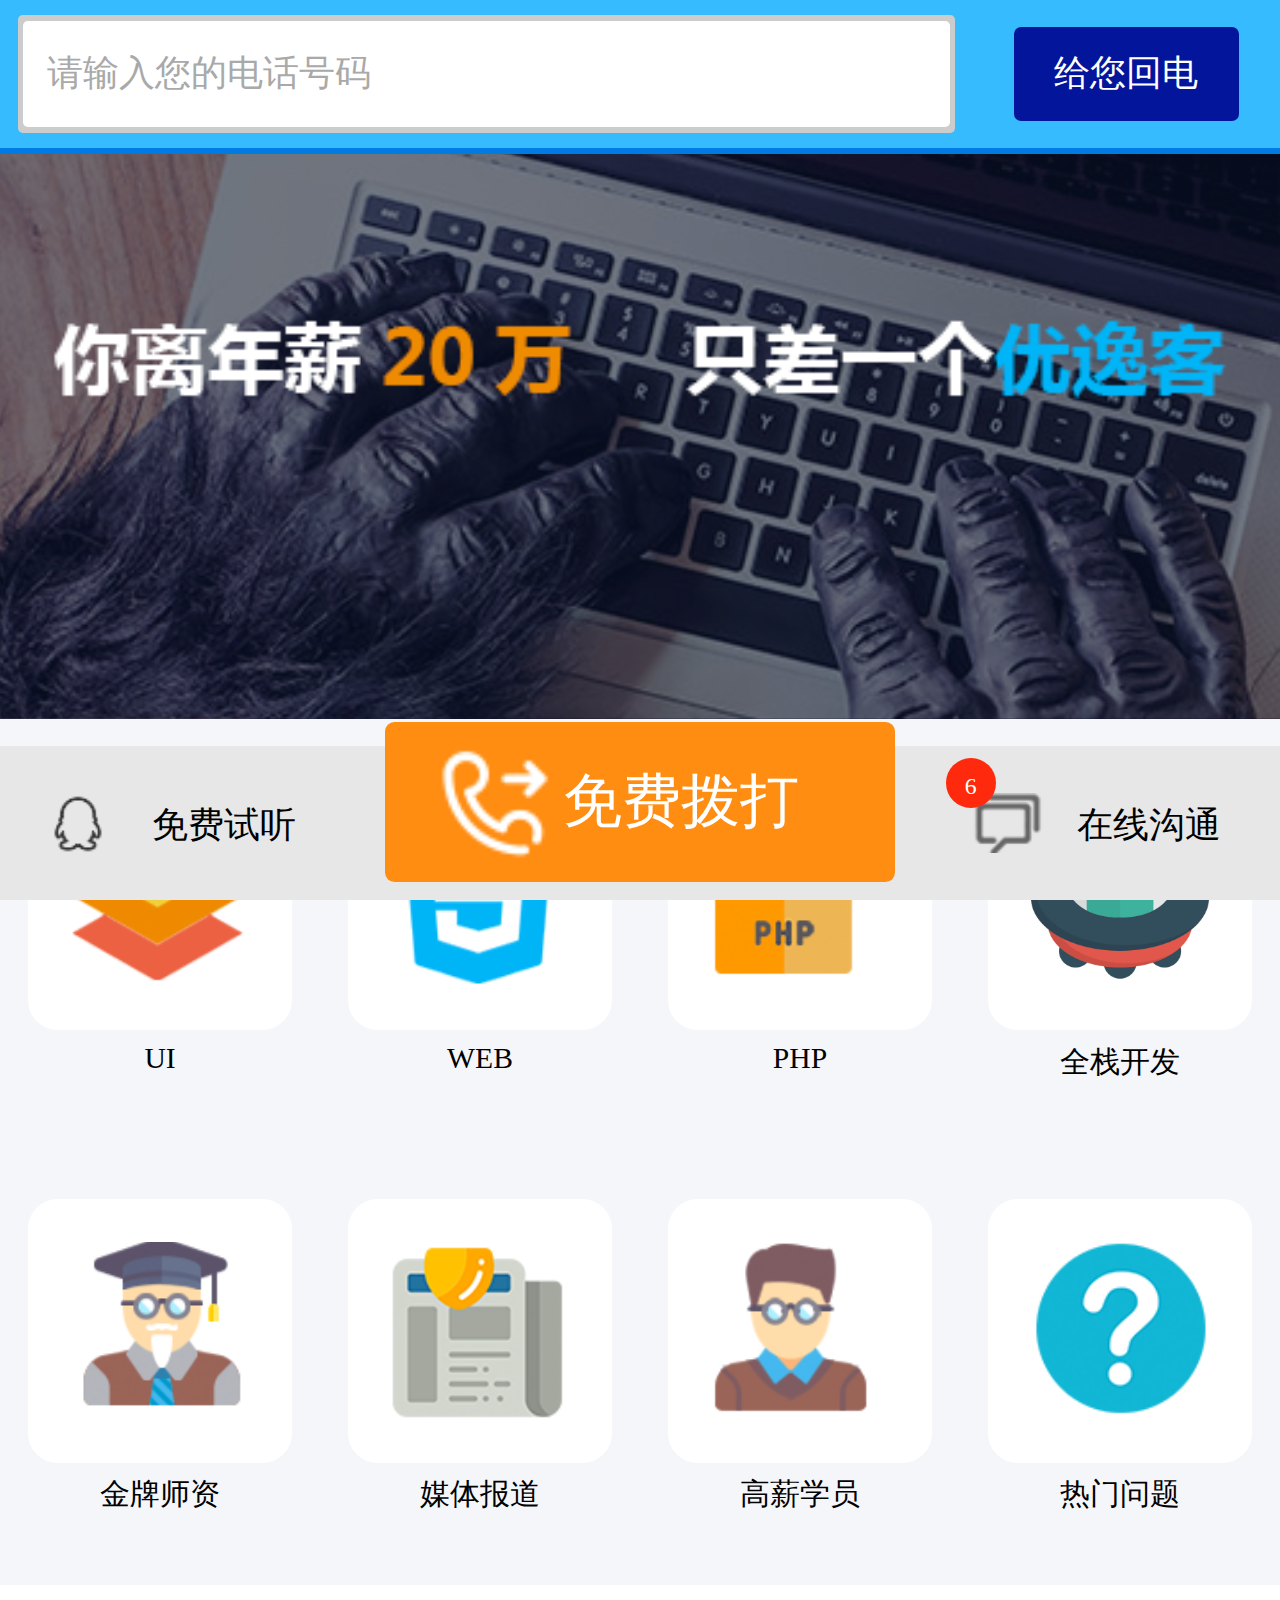
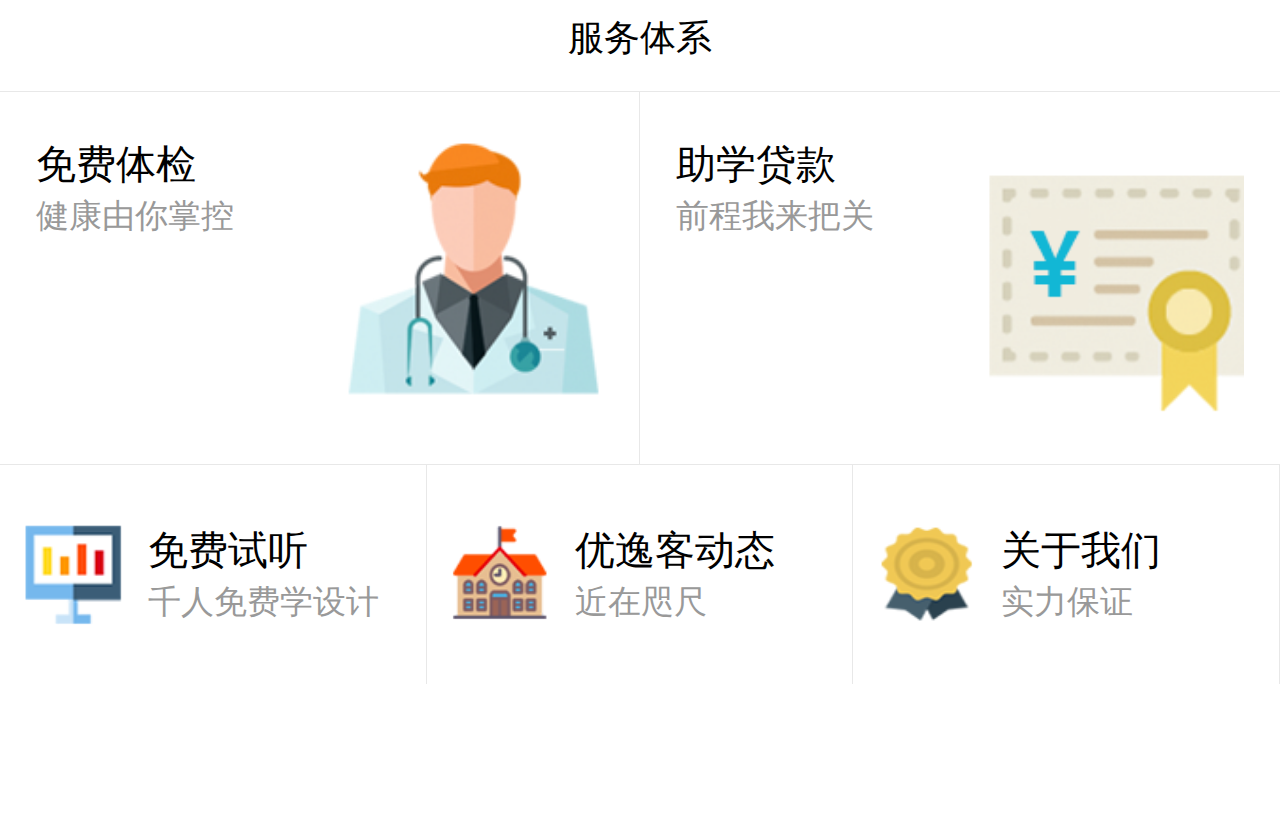
<file: index.html>
<!DOCTYPE html>
<html lang="en">
    <head>
        <meta charset="utf-8">
        <meta name="viewport" content="width=device-width, initial-scale=1.0, maximum-scale=1.0, user-scalable=0">
        <link rel="stylesheet" href="css/index.css">
       	<script src="js/index.js"></script>
    </head>
    <body>
    	<div class="banner">
    		<div class="top"></div>
    	</div>


    	<div class="center">
    		<ul>
    			<li>
    				<a href="UI.html">
	    				<div></div>
	    			</a>
	    			<h5>UI</h5>
    			</li>
    			<li>
    				<a href="web.html">
	    				<div></div>
	    			</a>
	    			<h5>WEB</h5>
    			</li>
    			<li>
    				<a href="php.html">
	    				<div></div>
	    			</a>
	    			<h5>PHP</h5>
    			</li>
    			<li>
    				<a href="qzkc.html">
	    				<div></div>
	    			</a>
	    			<h5>全栈开发</h5>
    			</li>
    			<li>
    				<a href="jpjs.html">
	    				<div></div>
	    			</a>
	    			<h5>金牌师资</h5>
    			</li>
    			<li>
    				<a href="mtbd.html">
	    				<div></div>
	    			</a>
	    			<h5>媒体报道</h5>
    			</li>
    			<li>
    				<a href="gxxy.html">
	    				<div></div>
	    			</a>
	    			<h5>高薪学员</h5>
    			</li>
    			<li>
    				<a href="rmwt.html">
	    				<div></div>
	    			</a>
	    			<h5>热门问题</h5>
    			</li>
    		</ul>
    	</div>


    	<div class="bottom">
	    	<div class="title">服务体系</div>
	    	<a href="mftj.html">
	    		<div class="title_xia">
	    			<div>
	    				<h3>免费体检</h3>
	    				<div></div>
	    				<p>健康由你掌控</p>
	    			</div>
	    		</div>
	    	</a>
			
			<a href="zxdk.html">
	    		<div class="title_xia x1">
	    			<div>
	    				<h3>助学贷款</h3>
	    				<div></div>
	    				<p>前程我来把关</p>
	    			</div>
	    		</div>
	    	</a>
    	</div>


    	<div class="zxl">
	    	<a href="mfst.html">
	    		<div>
	    			<img src="img/shouye_01.png" alt="">
	    			<h3>
		    			免费试听
		    			<p>千人免费学设计</p>
	    			</h3>
	    		</div>
	    	</a>
	    	<a href="yykhd.html">
	    		<div>
	    			<img src="img/shouye_02.png" alt="">
	    			<h3>
		    			优逸客动态
		    			<p>近在咫尺</p>
	    			</h3>
	    		</div>
	    	</a>
	    	<a href="gywm.html">
	    		<div>
	    			<img src="img/shouye_03.png" alt="">
	    			<h3>
		    			关于我们
		    			<p>实力保证</p>
	    			</h3>
	    		</div>
	    	</a>
    	</div>

		<div class="xx">
			<div>
				<img src="img/qq.png" alt="">
				<p>免费试听</p>
			</div>

			<div>
				<img src="img/xx.png" alt="">
				<p>在线沟通</p>
				<div class="dd">6</div>
			</div>
		</div>


		<div class="hs">
			<img src="img/dh.png" alt="">
			<span>免费拨打</span>
		</div>


		<div class="gus">
			<div>
				<div>
					<form action="">
						<input type="text" value="请输入您的电话号码">
					</form>
				</div>
			</div>
			<div>
				<input type="sublim" value="给您回电">
			</div>
		</div>

    </body>
</html>
</file>
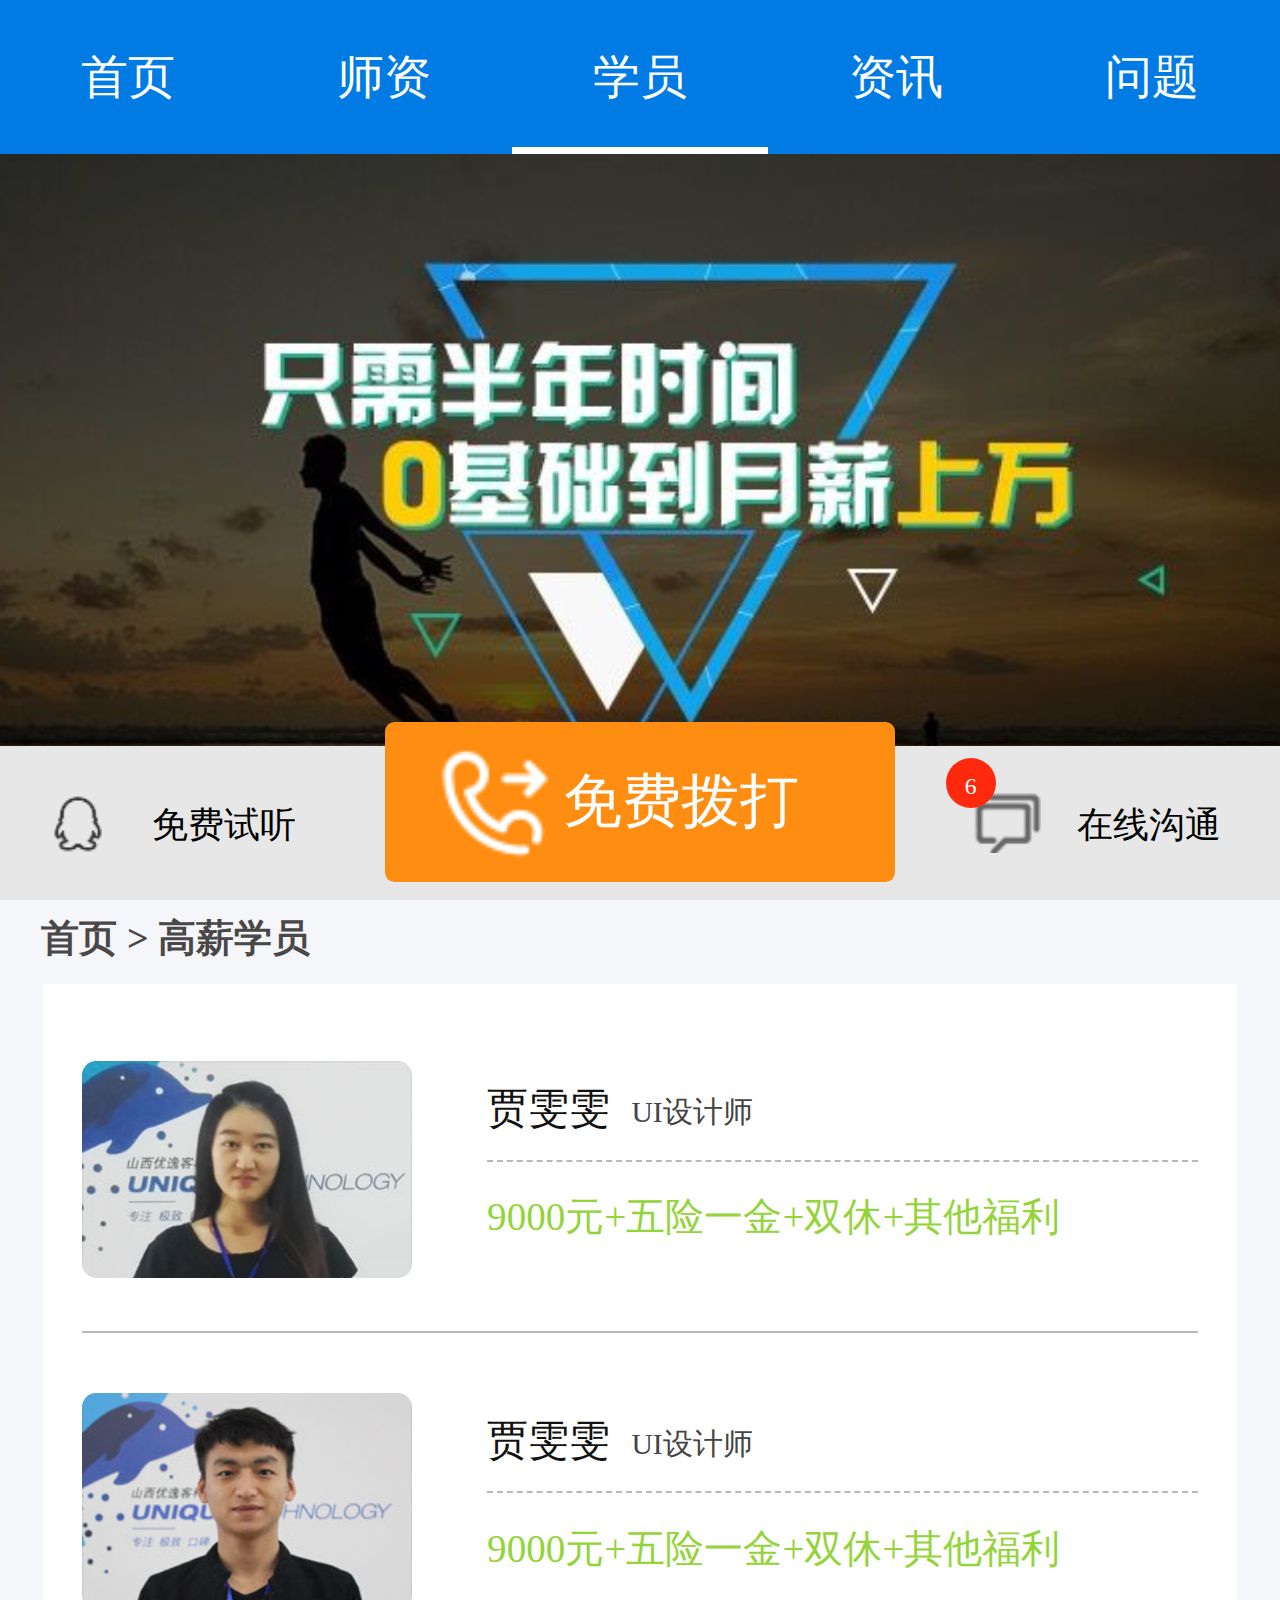
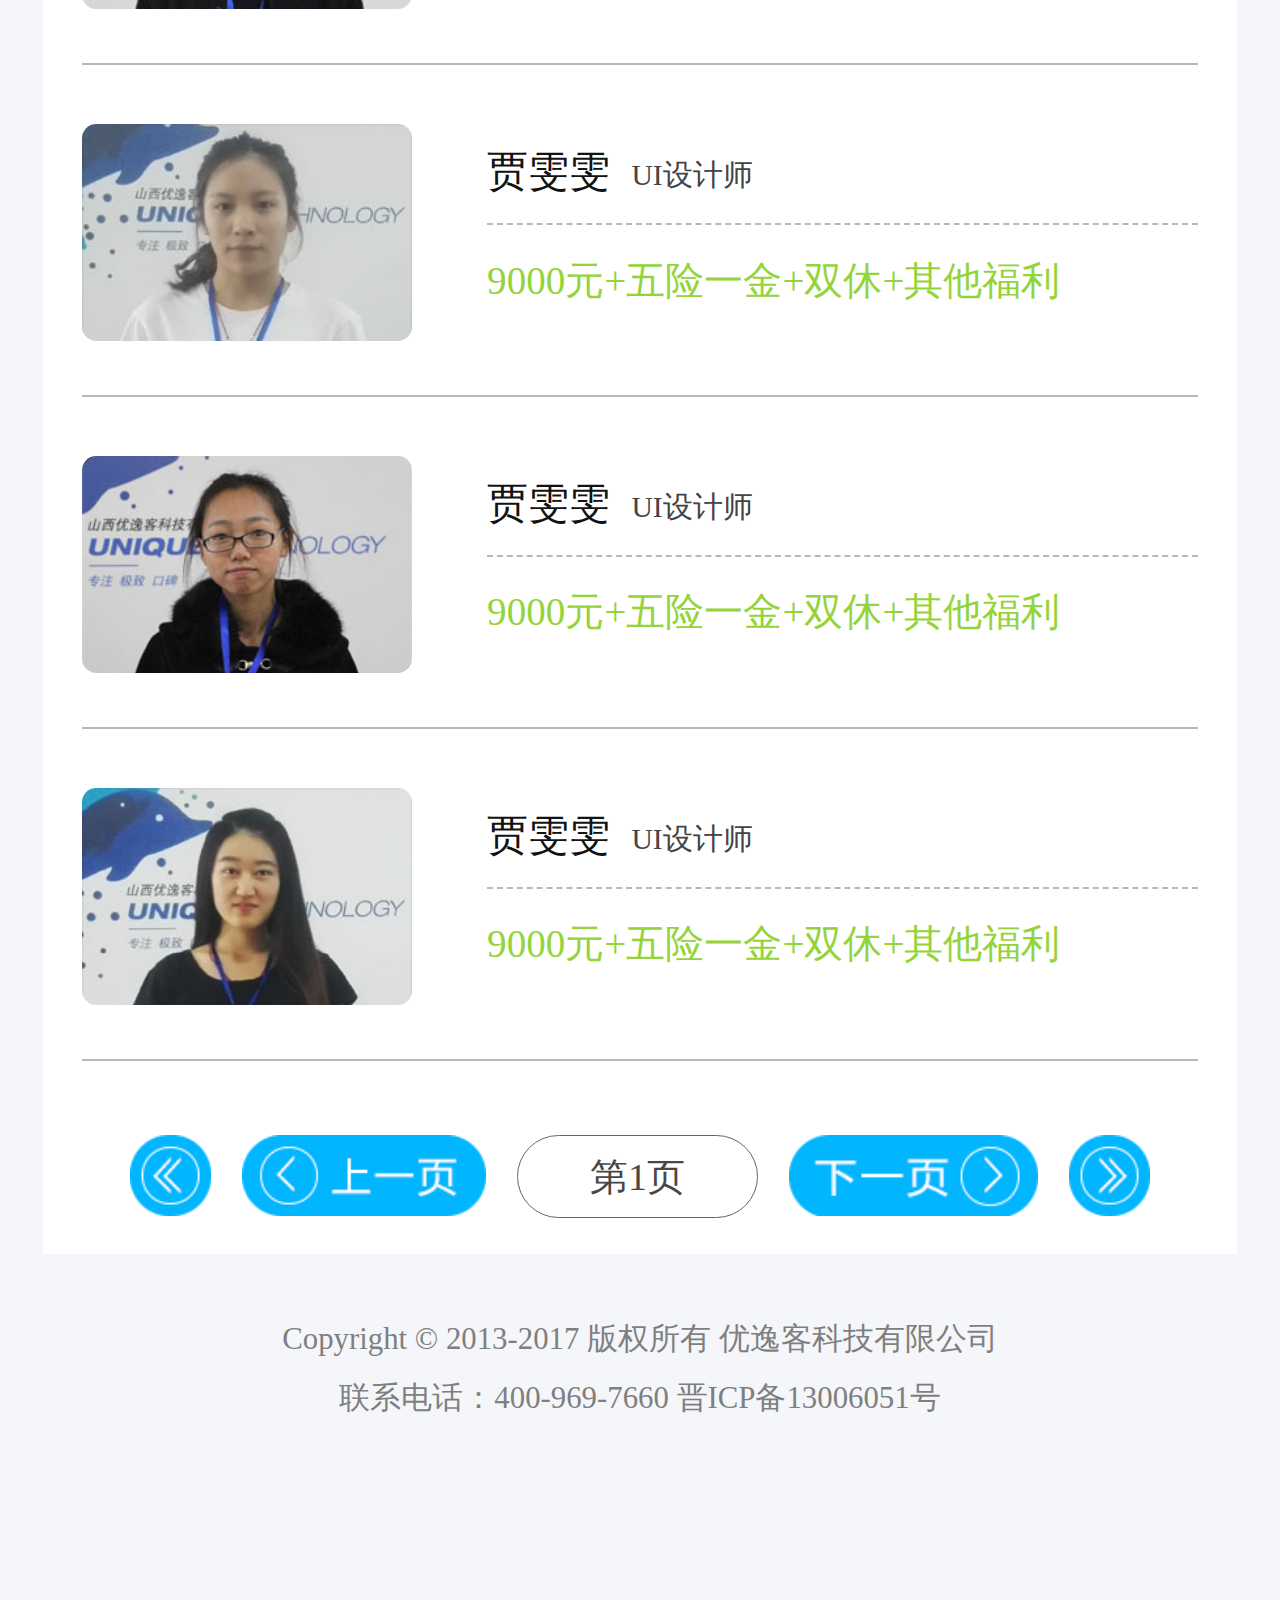
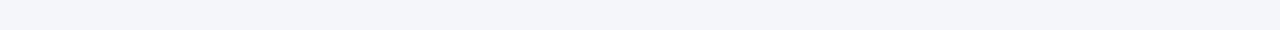
<file: gxxy.html>
<!DOCTYPE html>
<html lang="en">
     <head>
       <meta charset="utf-8">
        <meta name="viewport" content="width=device-width, initial-scale=1.0, maximum-scale=1.0, user-scalable=0">
        <link rel="stylesheet" href="css/gxxy.css">
       	<script src="js/index.js"></script>
    </head>
    <body>
    	<div class="banner">
    		<ul class="top">
    			<li><a href="index.html">首页</a></li>
    			<li>
    				<a href="jpjs.html">师资</a>
					
    			</li>
    			<li><a href="">学员</a>
					<div></div>
    			</li>
    			<li>
    				<a href="mtbd.html">资讯</a>	
    			</li>
    			<li><a href="rmwt.html">问题</a></li>
    		</ul>
    	</div>



    	<div class="box">
    		<div class="title">
	    		<a href="index.html">首页</a>
	    		>
	    		高薪学员
			</div>


			<div class="bj">
				<div class="box1">
						<div class="r1">
							<div class="tp"></div>
							<div class="wz">
								<span>贾雯雯</span><span class="qq">UI设计师</span>
								<div></div>
								<h4>9000元+五险一金+双休+其他福利</h4>
								
							</div>
						</div>

						<div class="r1">
							<div class="tp"></div>
							<div class="wz">
								<span>贾雯雯</span><span class="qq">UI设计师</span>
								<div></div>
								<h4>9000元+五险一金+双休+其他福利</h4>
								
							</div>
						</div>

						<div class="r1">
							<div class="tp"></div>
							<div class="wz">
								<span>贾雯雯</span><span class="qq">UI设计师</span>
								<div></div>
								<h4>9000元+五险一金+双休+其他福利</h4>
								
							</div>
						</div>

						<div class="r1">
							<div class="tp"></div>
							<div class="wz">
								<span>贾雯雯</span><span class="qq">UI设计师</span>
								<div></div>
								<h4>9000元+五险一金+双休+其他福利</h4>
								
							</div>
						</div>

						<div class="r1">
							<div class="tp"></div>
							<div class="wz">
								<span>贾雯雯</span><span class="qq">UI设计师</span>
								<div></div>
								<h4>9000元+五险一金+双休+其他福利</h4>
								
							</div>
						</div>



				</div>
			</div>
	    	


	    	<div class="fydh">
	    		<div>
	    			<a href=""><img src="img/mtbd/s1.png" alt=""></a>
	    			<a href=""><img src="img/mtbd/s2.png" alt=""></a>
	    			<a href="">第1页</a>
	    			<a href=""><img src="img/mtbd/s3.png" alt=""></a>
	    			<a href=""><img src="img/mtbd/s4.png" alt=""></a>
	    		</div>
	    	</div>

	    	<div class="coy">
	    		<p class="yy">Copyright © 2013-2017 版权所有 优逸客科技有限公司</p>
    			<p>联系电话：400-969-7660 晋ICP备13006051号</p>
	    	</div>

    	</div>

    	<div class="xx">
			<div>
				<img src="img/qq.png" alt="">
				<p>免费试听</p>
			</div>

			<div>
				<img src="img/xx.png" alt="">
				<p>在线沟通</p>
				<div class="dd">6</div>
			</div>
		</div>
		<div class="hs">
			<img src="img/dh.png" alt="">
			<span>免费拨打</span>
		</div>
    </body>
</html>
</file>
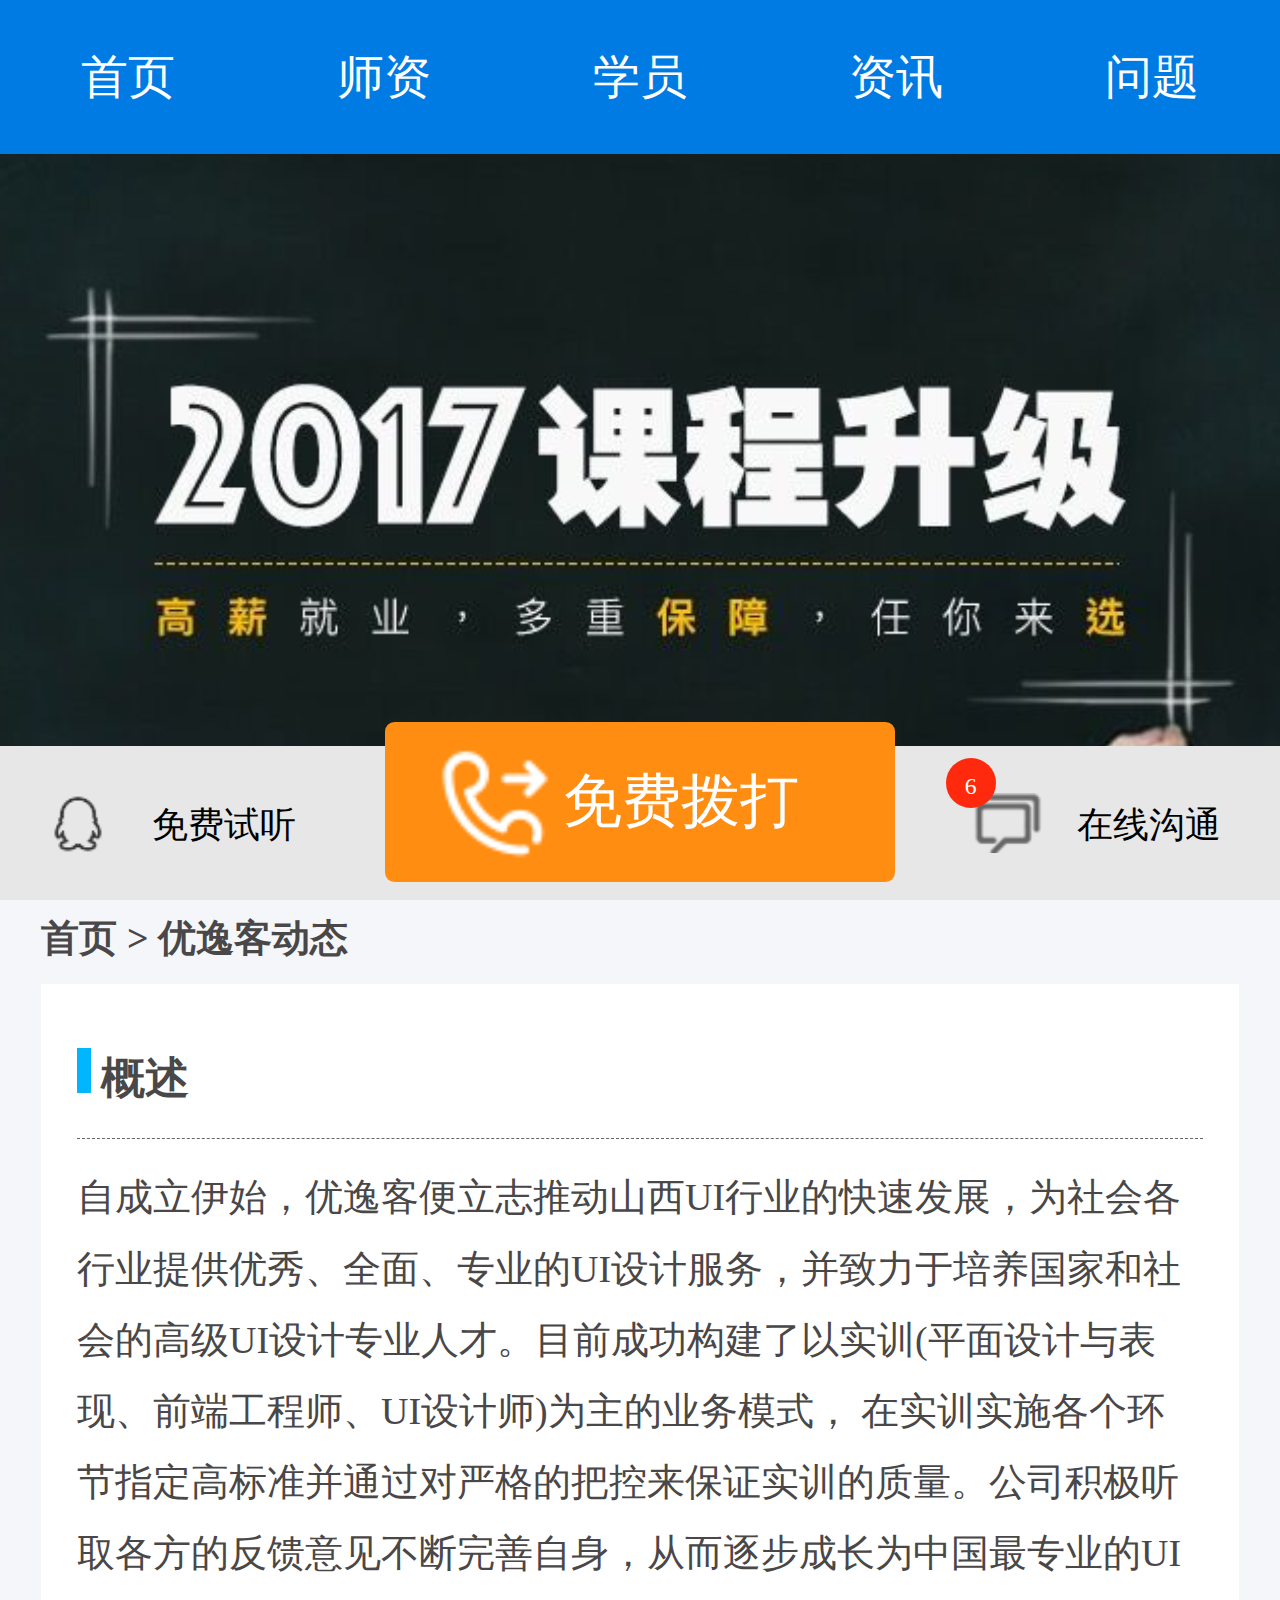
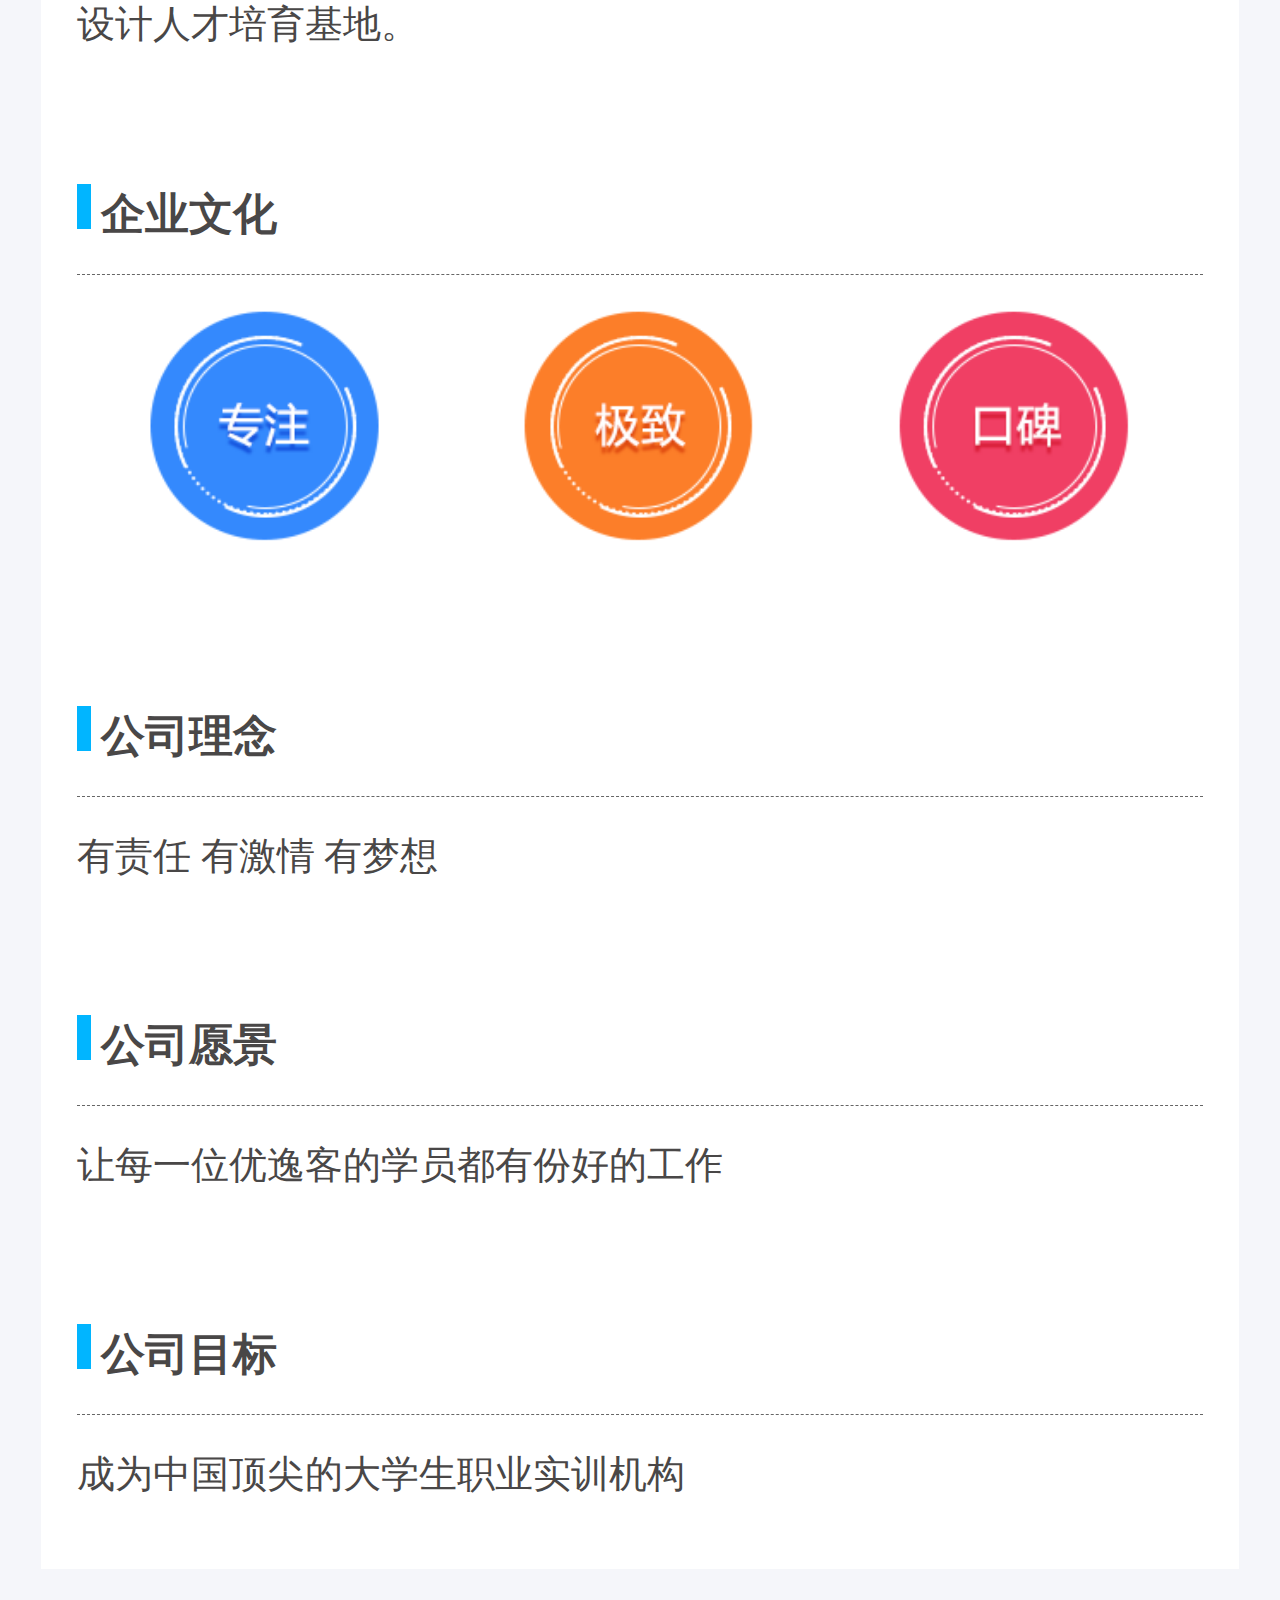
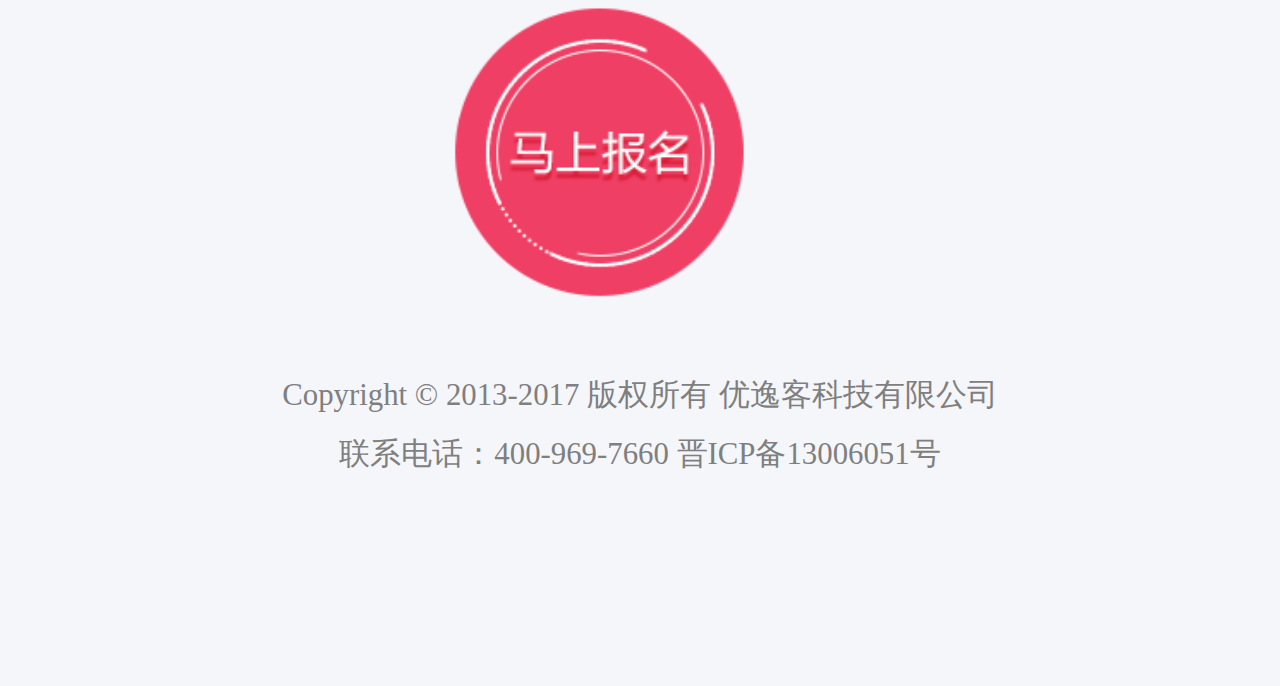
<file: gywm.html>
﻿<!DOCTYPE html>
<html lang="en">
     <head>
       <meta charset="utf-8">
        <meta name="viewport" content="width=device-width, initial-scale=1.0, maximum-scale=1.0, user-scalable=0">
        <link rel="stylesheet" href="css/gywm.css">
       	<script src="js/index.js"></script>
    </head>
    <body>
    	<div class="banner">
    		<ul class="top">
    			<li><a href="index.html">首页</a></li>
    			<li><a href="jpjs.html">师资</a></li>
    			<li><a href="gxxy.html">学员</a></li>
    			<li>
    				<a href="">资讯</a>
    				
    			</li>
    			<li><a href="rmwt.html">问题</a></li>
    		</ul>
    	</div>



    	<div class="box">
    		<div class="title">
	    		<a href="index.html">首页</a>
	    		>
	    		优逸客动态
			</div>


			<div class="k1">
				<div></div>
				<h3>概述</h3>
				<p>自成立伊始，优逸客便立志推动山西UI行业的快速发展，为社会各行业提供优秀、全面、专业的UI设计服务，并致力于培养国家和社会的高级UI设计专业人才。目前成功构建了以实训(平面设计与表现、前端工程师、UI设计师)为主的业务模式， 在实训实施各个环节指定高标准并通过对严格的把控来保证实训的质量。公司积极听取各方的反馈意见不断完善自身，从而逐步成长为中国最专业的UI设计人才培育基地。 </p>
			</div>

			<div class="k1">
				<div></div>
				<h3>企业文化</h3>
				<div class="tt">
					<img src="img/gywm/01.png" alt="">
					<img src="img/gywm/02.png" alt="">
					<img src="img/gywm/03.png" alt="">
				</div>
			</div>


			<div class="k1">
				<div></div>
				<h3>公司理念</h3>
				<p>有责任 有激情 有梦想 </p>
			</div>

			<div class="k1">
				<div></div>
				<h3>公司愿景</h3>
				<p>让每一位优逸客的学员都有份好的工作 </p>
			</div>

			<div class="k1">
				<div></div>
				<h3>公司目标</h3>
				<p>成为中国顶尖的大学生职业实训机构 </p>

			</div>



			<img src="img/gywm/04.png" alt="">







	    	<div class="coy">
	    		<p class="yy">Copyright © 2013-2017 版权所有 优逸客科技有限公司</p>
    			<p>联系电话：400-969-7660 晋ICP备13006051号</p>
	    	</div>

    	</div>




    	<div class="xx">
			<div>
				<img src="img/qq.png" alt="">
				<p>免费试听</p>
			</div>

			<div>
				<img src="img/xx.png" alt="">
				<p>在线沟通</p>
				<div class="dd">6</div>
			</div>
		</div>
		<div class="hs">
			<img src="img/dh.png" alt="">
			<span>免费拨打</span>
		</div>
    </body>
</html>
</file>
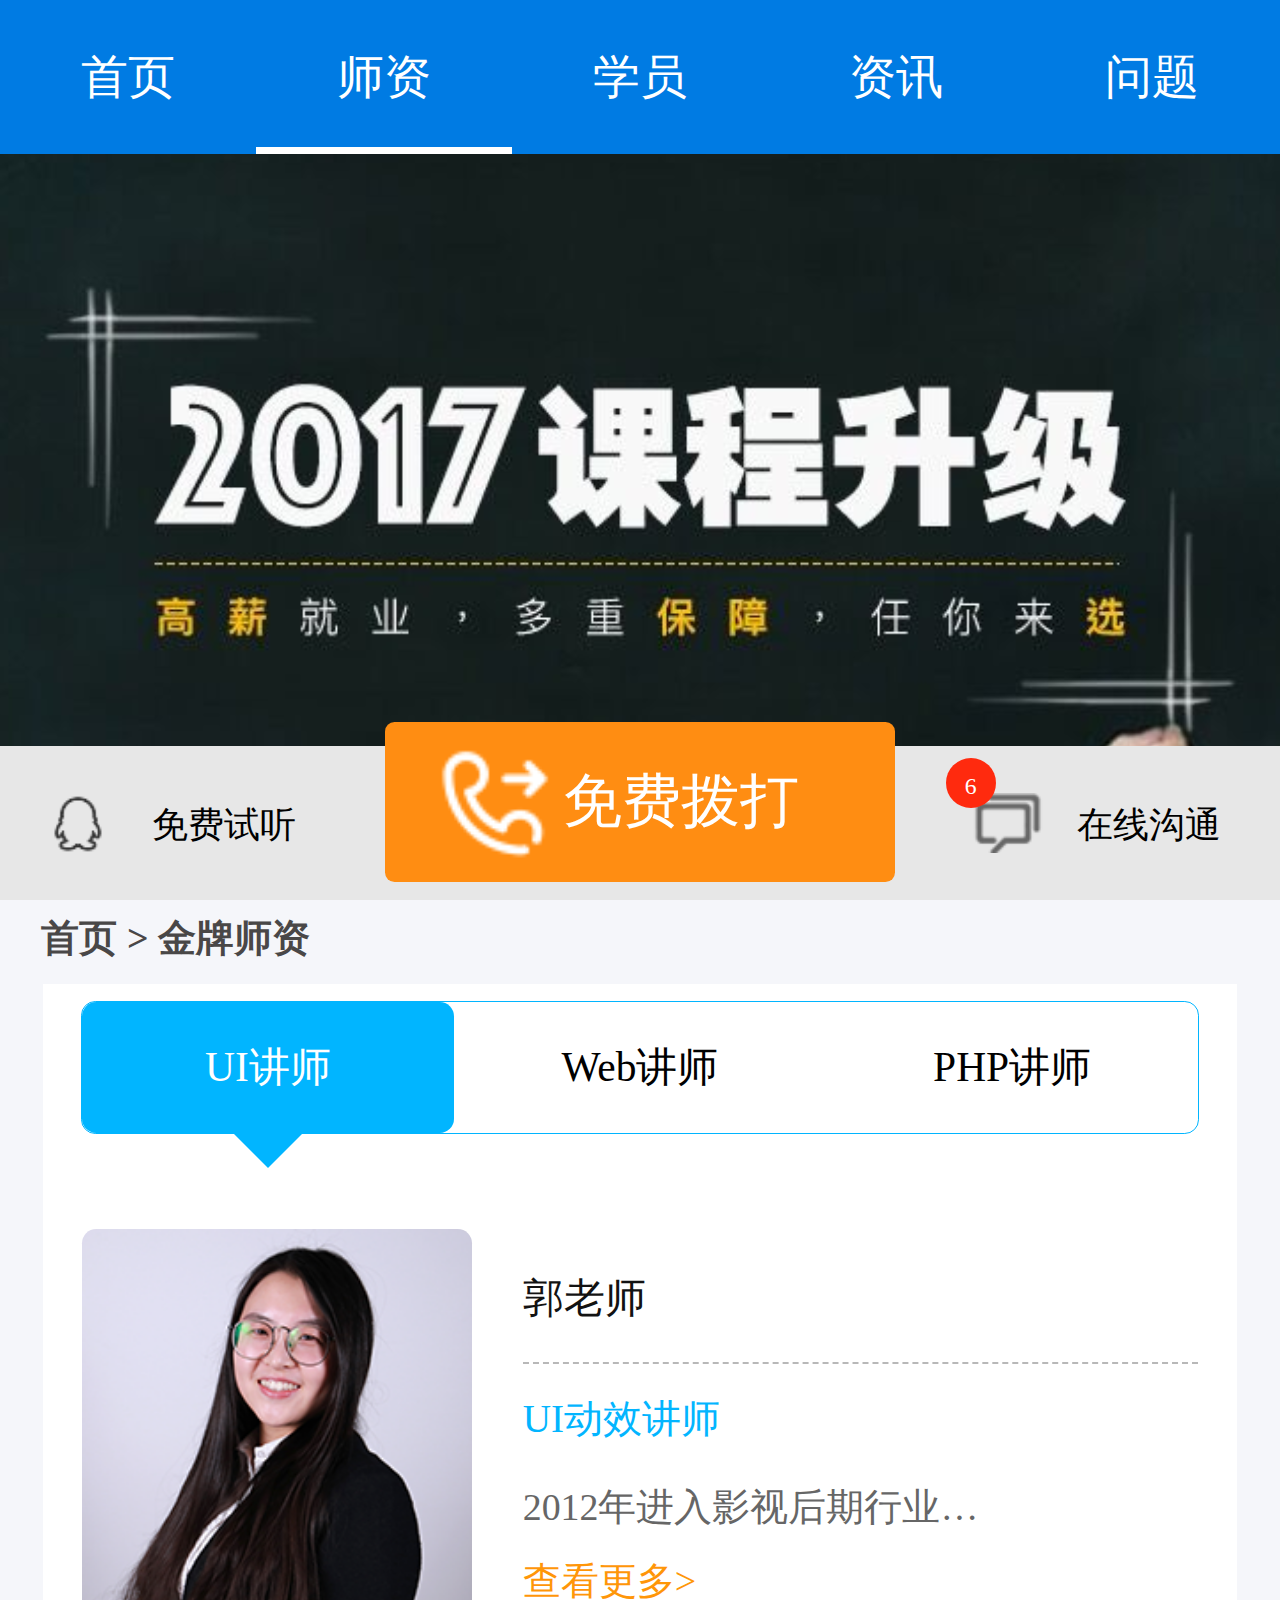
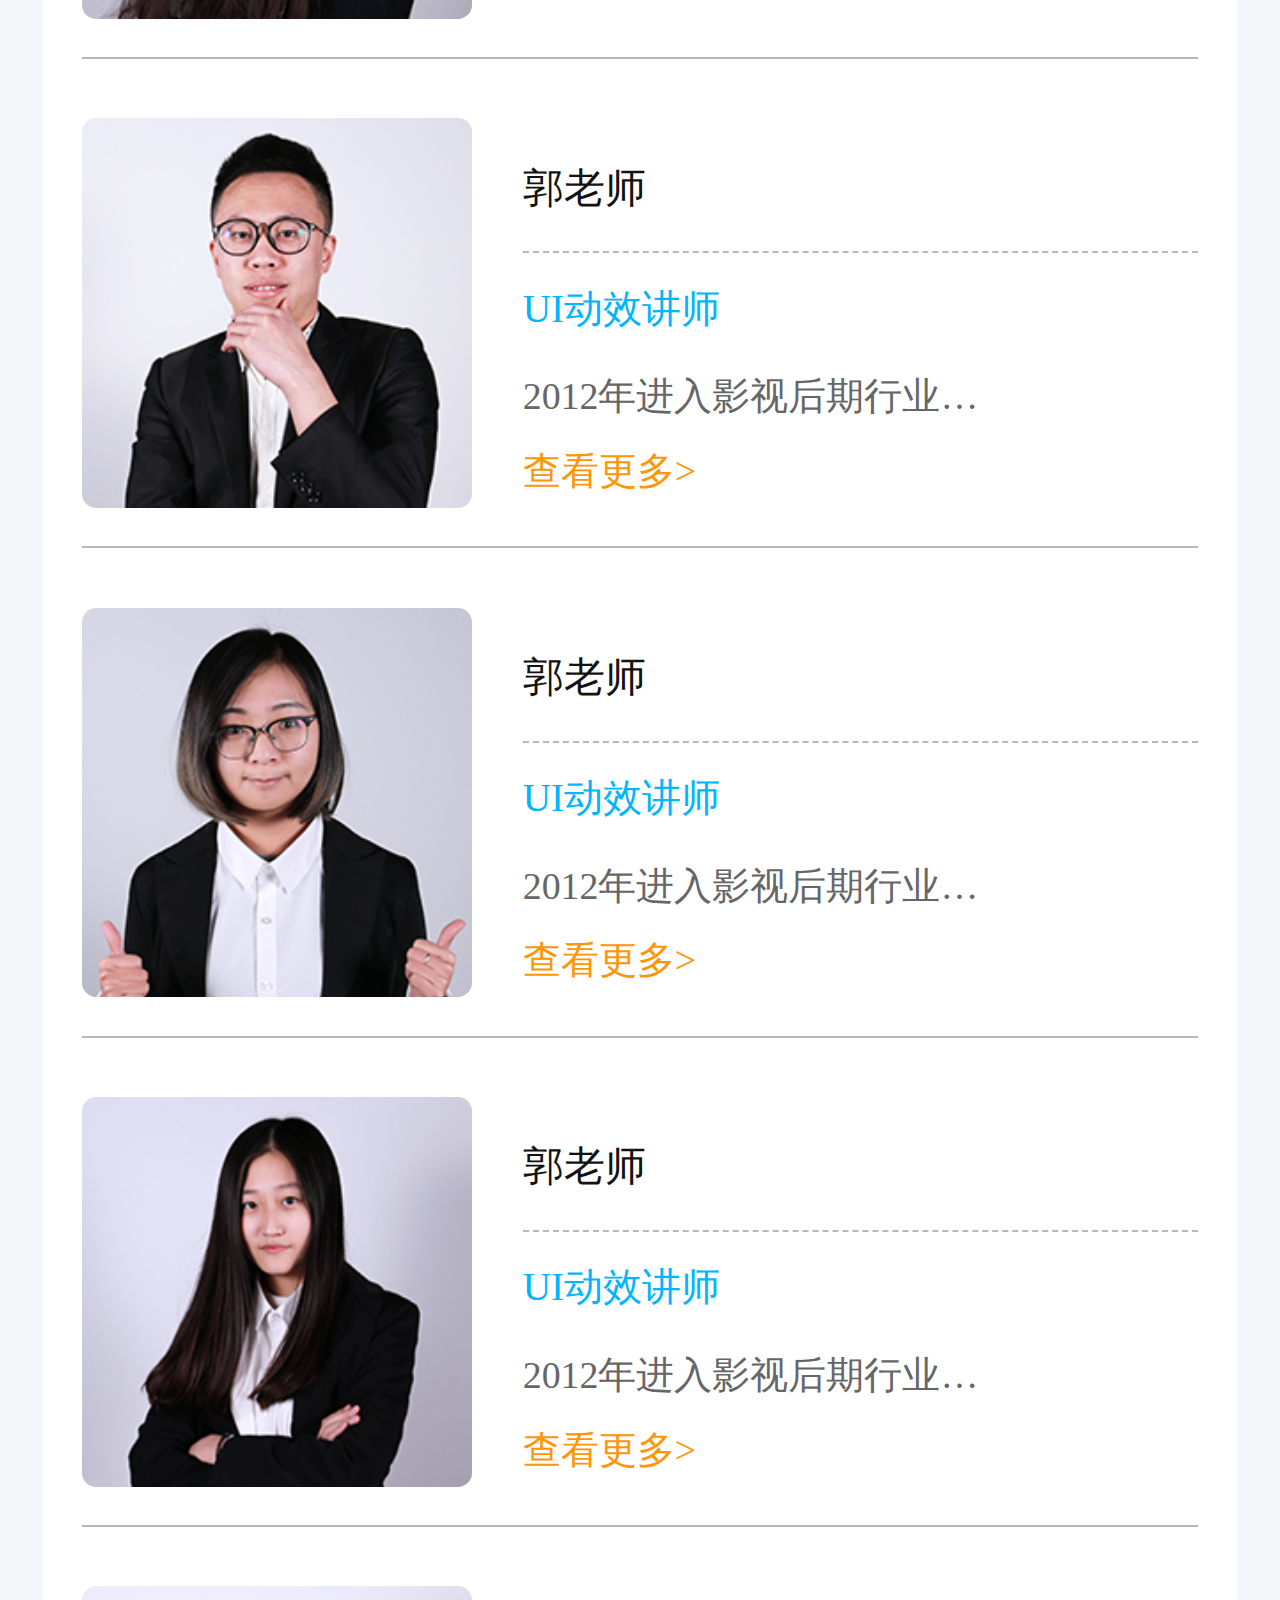
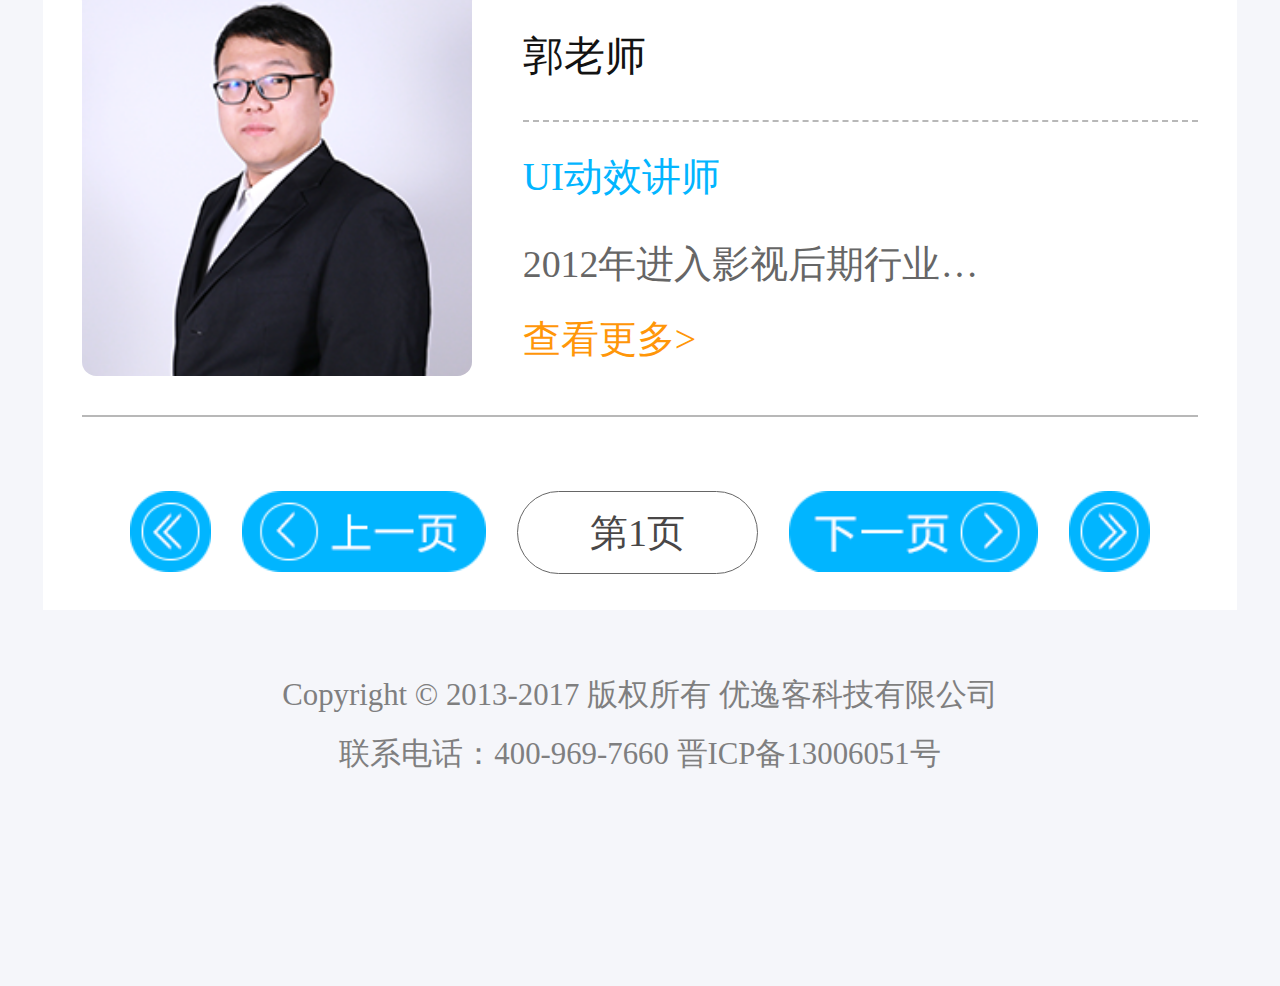
<file: jpjs.html>
<!DOCTYPE html>
<html lang="en">
     <head>
       <meta charset="utf-8">
        <meta name="viewport" content="width=device-width, initial-scale=1.0, maximum-scale=1.0, user-scalable=0">
        <link rel="stylesheet" href="css/jpjs.css">
       	<script src="js/index.js"></script>
    </head>
    <body>
    	<div class="banner">
    		<ul class="top">
    			<li><a href="index.html">首页</a></li>
    			<li>
    				<a href="">师资</a>
					<div></div>
    			</li>
    			<li><a href="gxxy.html">学员</a></li>
    			<li>
    				<a href="mtbd.html">资讯</a>	
    			</li>
    			<li><a href="rmwt.html">问题</a></li>
    		</ul>
    	</div>



    	<div class="box">
    		<div class="title">
	    		<a href="index.html">首页</a>
	    		>
	    		金牌师资
			</div>


			<div class="bj">
				
				<ul>
					<li>
						<a href="">UI讲师</a>
						<div class="sj"></div>
					</li>
					<li><a href="">Web讲师</a></li>
					<li><a href="">PHP讲师</a></li>
				</ul>
				<div class="kk"></div>
				<div class="box1">
					<a href="">
						<div class="r1">
							<div class="tp"></div>
							<div class="wz">
								<h3>郭老师</h3>
								<div></div>
								<h4>UI动效讲师</h4>
								<p>
	                                2012年进入影视后期行业，从事影视后期和动效设计时间4年，随着工作的不断深入和经验的积累，对动效设计有自己独到的见解，大学生实训经验丰富，专注于UI动效设计课程的开发与实施.</p>
	                            <div class="gd">查看更多></div>
							</div>
						</div>
					</a>

					<a href="">
						<div class="r1">
							<div class="tp"></div>
							<div class="wz">
								<h3>郭老师</h3>
								<div></div>
								<h4>UI动效讲师</h4>
								<p>
	                                2012年进入影视后期行业，从事影视后期和动效设计时间4年，随着工作的不断深入和经验的积累，对动效设计有自己独到的见解，大学生实训经验丰富，专注于UI动效设计课程的开发与实施.</p>
	                            <div class="gd">查看更多></div>
							</div>
						</div>
					</a>
					<a href="">
						<div class="r1">
							<div class="tp"></div>
							<div class="wz">
								<h3>郭老师</h3>
								<div></div>
								<h4>UI动效讲师</h4>
								<p>
	                                2012年进入影视后期行业，从事影视后期和动效设计时间4年，随着工作的不断深入和经验的积累，对动效设计有自己独到的见解，大学生实训经验丰富，专注于UI动效设计课程的开发与实施.</p>
	                            <div class="gd">查看更多></div>
							</div>
						</div>
					</a>
					<a href="">
						<div class="r1">
							<div class="tp"></div>
							<div class="wz">
								<h3>郭老师</h3>
								<div></div>
								<h4>UI动效讲师</h4>
								<p>
	                                2012年进入影视后期行业，从事影视后期和动效设计时间4年，随着工作的不断深入和经验的积累，对动效设计有自己独到的见解，大学生实训经验丰富，专注于UI动效设计课程的开发与实施.</p>
	                            <div class="gd">查看更多></div>
							</div>
						</div>
					</a>
					<a href="">
						<div class="r1">
							<div class="tp"></div>
							<div class="wz">
								<h3>郭老师</h3>
								<div></div>
								<h4>UI动效讲师</h4>
								<p>
	                                2012年进入影视后期行业，从事影视后期和动效设计时间4年，随着工作的不断深入和经验的积累，对动效设计有自己独到的见解，大学生实训经验丰富，专注于UI动效设计课程的开发与实施.</p>
	                            <div class="gd">查看更多></div>
							</div>
						</div>
					</a>
				</div>
			</div>
	    	


	    	<div class="fydh">
	    		<div>
	    			<a href=""><img src="img/mtbd/s1.png" alt=""></a>
	    			<a href=""><img src="img/mtbd/s2.png" alt=""></a>
	    			<a href="">第1页</a>
	    			<a href=""><img src="img/mtbd/s3.png" alt=""></a>
	    			<a href=""><img src="img/mtbd/s4.png" alt=""></a>
	    		</div>
	    	</div>

	    	<div class="coy">
	    		<p class="yy">Copyright © 2013-2017 版权所有 优逸客科技有限公司</p>
    			<p>联系电话：400-969-7660 晋ICP备13006051号</p>
	    	</div>

    	</div>

    	<div class="xx">
			<div>
				<img src="img/qq.png" alt="">
				<p>免费试听</p>
			</div>

			<div>
				<img src="img/xx.png" alt="">
				<p>在线沟通</p>
				<div class="dd">6</div>
			</div>
		</div>
		<div class="hs">
			<img src="img/dh.png" alt="">
			<span>免费拨打</span>
		</div>
    </body>
</html>
</file>
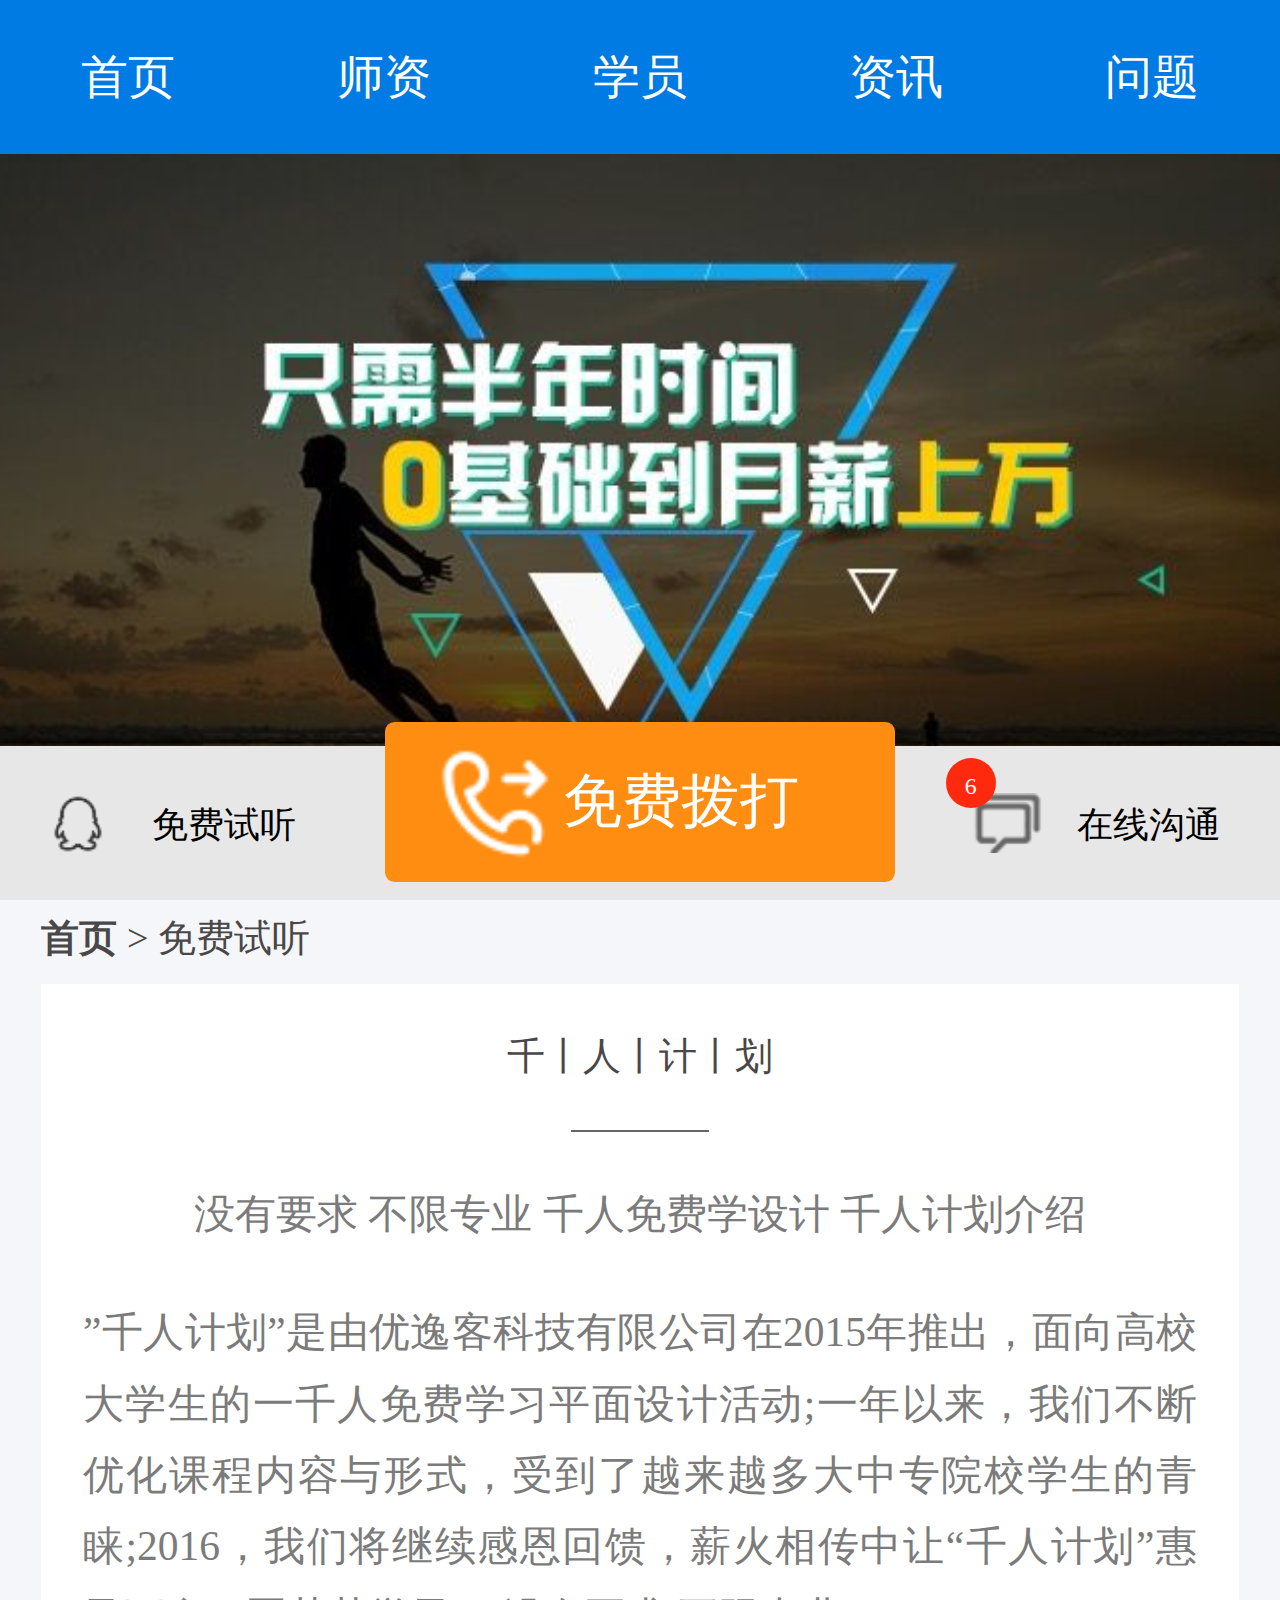
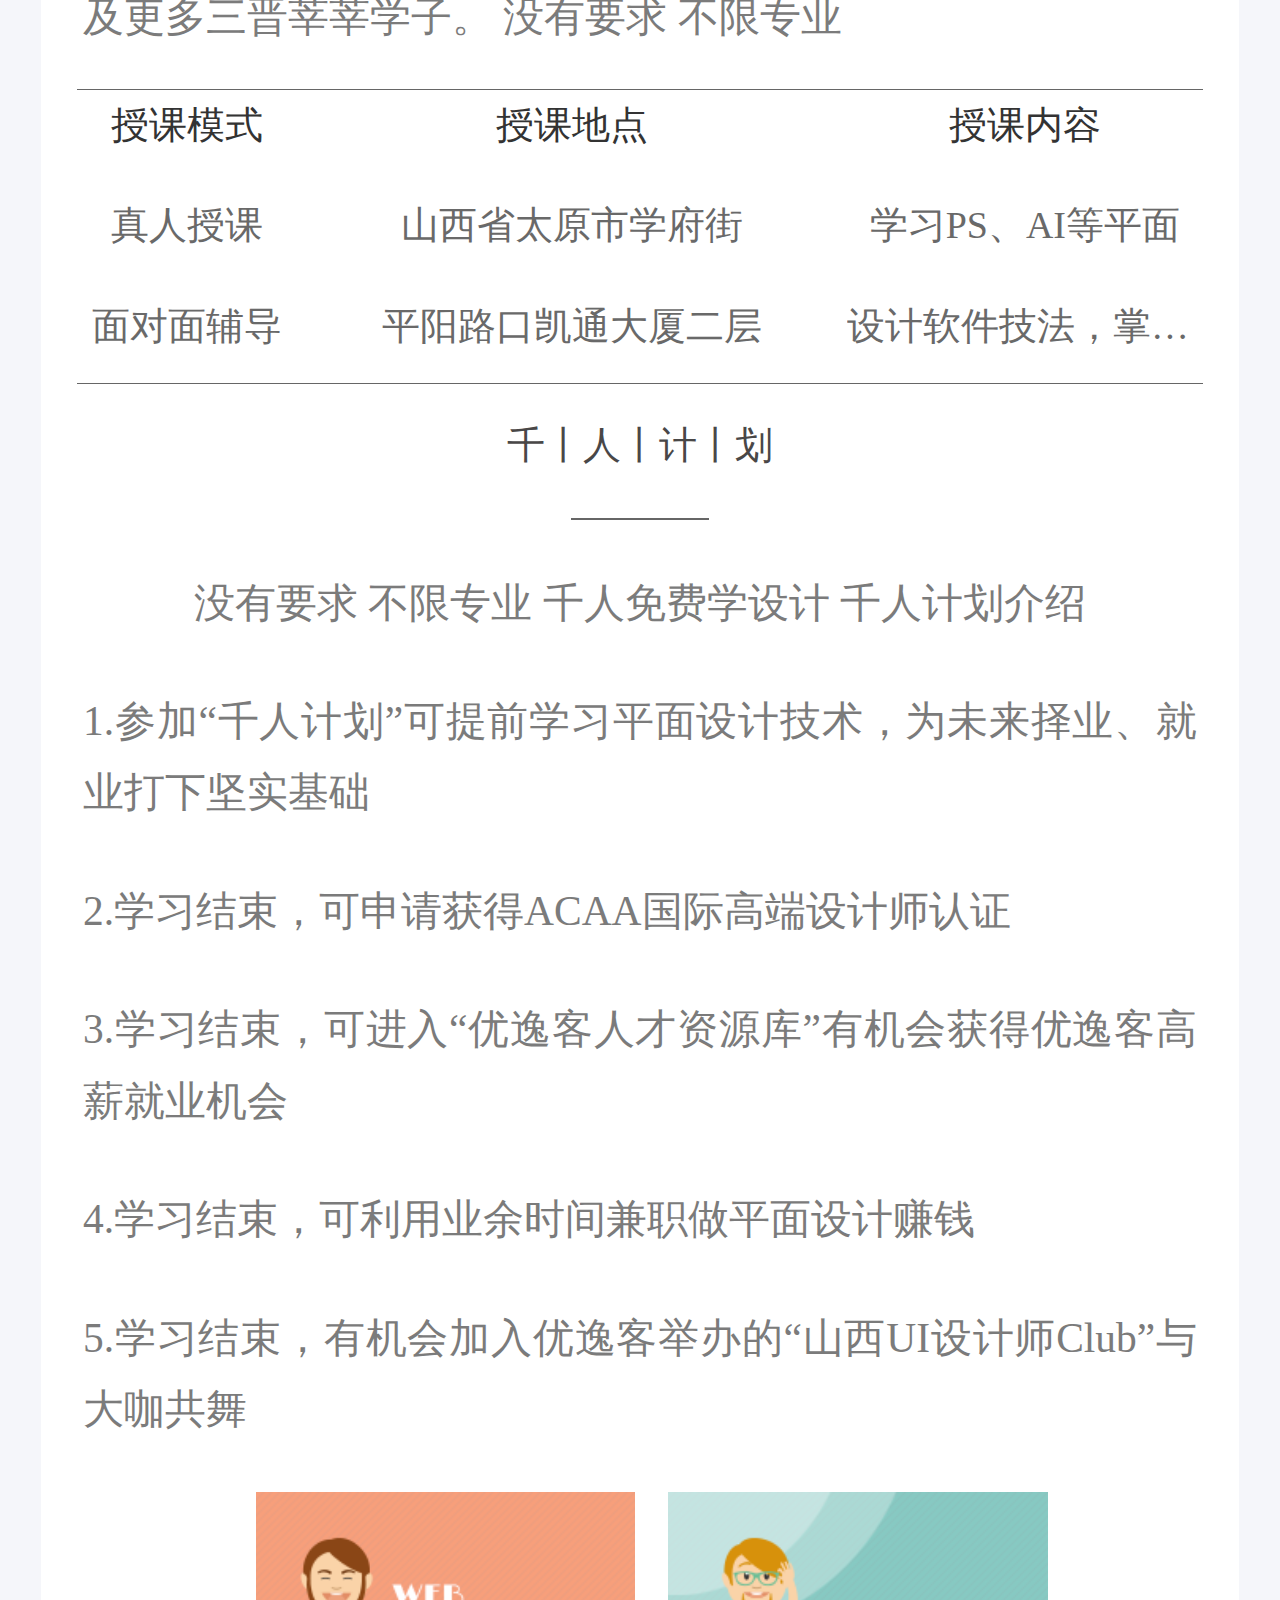
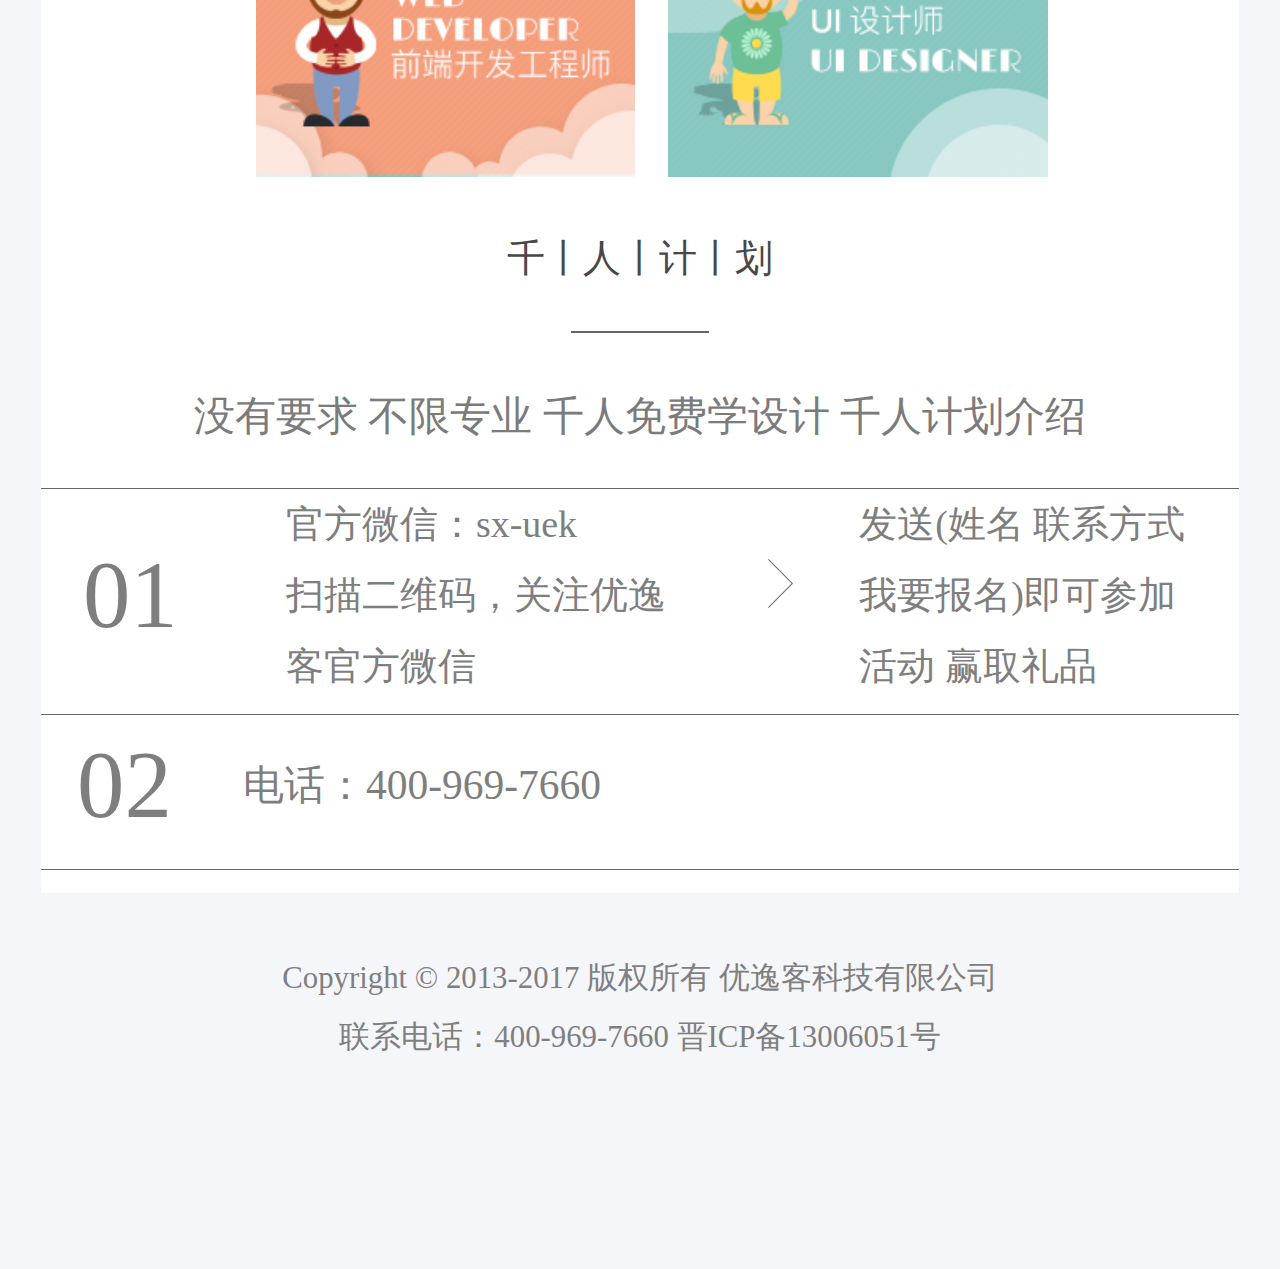
<file: mfst.html>
<!DOCTYPE html>
<html lang="en">
     <head>
       <meta charset="utf-8">
        <meta name="viewport" content="width=device-width, initial-scale=1.0, maximum-scale=1.0, user-scalable=0">
        <link rel="stylesheet" href="css/mfst.css">
       	<script src="js/index.js"></script>
    </head>
    <body>
    	<div class="banner">
    		<ul class="top">
    			<li><a href="index.html">首页</a></li>
    			<li>
    				<a href="jpjs.html">师资</a>
					
    			</li>
    			<li><a href="">学员</a>
    			</li>
    			<li>
    				<a href="mtbd.html">资讯</a>	
    			</li>
    			<li><a href="rmwt.html">问题</a></li>
    		</ul>
    	</div>


    	<div class="box">
    		<div class="title">
	    		<a href="index.html">首页</a>
	    		>
	    		免费试听
			</div>

			<div class="boxtj">

			<div class="dy">
				<div class="bt">
					千丨人丨计丨划
				</div>
				<div class="hg"></div>
				<p class="jz">没有要求  不限专业  千人免费学设计  千人计划介绍</p>
				<p>”千人计划”是由优逸客科技有限公司在2015年推出，面向高校大学生的一千人免费学习平面设计活动;一年以来，我们不断优化课程内容与形式，受到了越来越多大中专院校学生的青睐;2016，我们将继续感恩回馈，薪火相传中让“千人计划”惠及更多三晋莘莘学子。 没有要求 不限专业</p>
				<div class="bottom">
					<ul>
						<li>授课模式</li>
						<li>真人授课</li>
						<li>面对面辅导</li>
					</ul>
					<ul>
						<li>授课地点</li>
						<li>山西省太原市学府街</li>
						<li>平阳路口凯通大厦二层</li>
					</ul>
					<ul>
						<li>授课内容</li>
						<li>学习PS、AI等平面</li>
						<li>设计软件技法，掌握软件的基础上教授标志设计、海报设计、排版设计、包装设计等设计理论</li>
					</ul>
				</div>
			</div>

			<div class="dy">
				<div class="bt">
					千丨人丨计丨划
				</div>
				<div class="hg"></div>
				<p class="jz">没有要求  不限专业  千人免费学设计  千人计划介绍</p>
				<p>1.参加“千人计划”可提前学习平面设计技术，为未来择业、就业打下坚实基础</p>
				<p>2.学习结束，可申请获得ACAA国际高端设计师认证</p>
				<p>3.学习结束，可进入“优逸客人才资源库”有机会获得优逸客高薪就业机会</p>
				<p>4.学习结束，可利用业余时间兼职做平面设计赚钱</p>
				<p>5.学习结束，有机会加入优逸客举办的“山西UI设计师Club”与大咖共舞</p>
				<div class="bottom1">
					<img src="img/mfst/dh.png" alt="">
					<img src="img/mfst/gkk2.png" alt="">
				</div>
			</div>


			<div class="dy">
				<div class="bt">
					千丨人丨计丨划
				</div>
				<div class="hg"></div>
				<p class="jz">没有要求  不限专业  千人免费学设计  千人计划介绍</p>
				


				<div class="bottom2">
					<ul>
						<li>01</li>
						<li>官方微信：sx-uek<br>
						扫描二维码，关注优逸客官方微信</li>
						<li><img src="img/mfst/szh-jiantou.png" alt=""></li>
						<li>发送(姓名 联系方式 我要报名)即可参加活动 赢取礼品</li>
					</ul>
					
				</div>
				<div class="bottom3">
					<ul>
						<li>02</li>
						<li>电话：400-969-7660</li>
						
					</ul>
					
				</div>




			</div>
				













				
				

			</div>


			<div class="coy">
	    		<p class="yy">Copyright © 2013-2017 版权所有 优逸客科技有限公司</p>
    			<p>联系电话：400-969-7660 晋ICP备13006051号</p>
	    	</div>
	    </div>



    	<div class="xx">
			<div>
				<img src="img/qq.png" alt="">
				<p>免费试听</p>
			</div>

			<div>
				<img src="img/xx.png" alt="">
				<p>在线沟通</p>
				<div class="dd">6</div>
			</div>
		</div>
		<div class="hs">
			<img src="img/dh.png" alt="">
			<span>免费拨打</span>
		</div>
    </body>
</html>
</file>
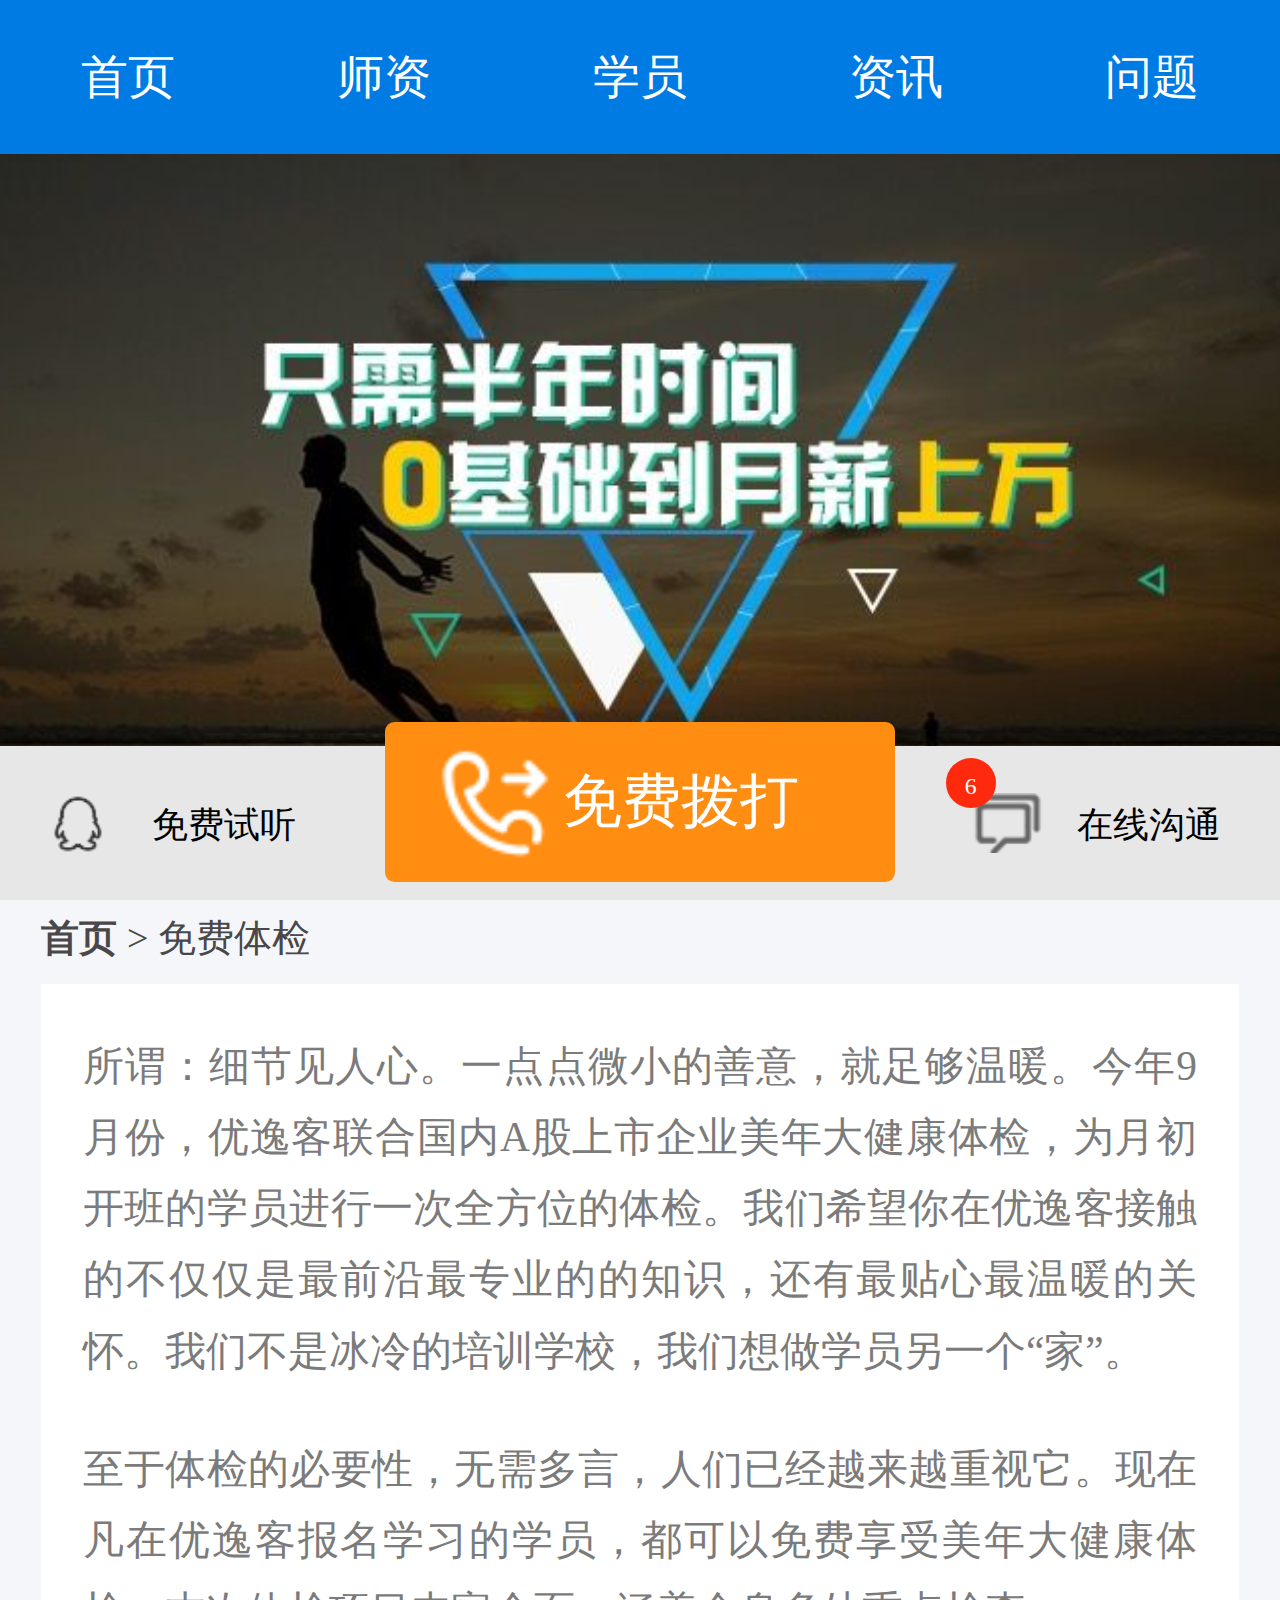
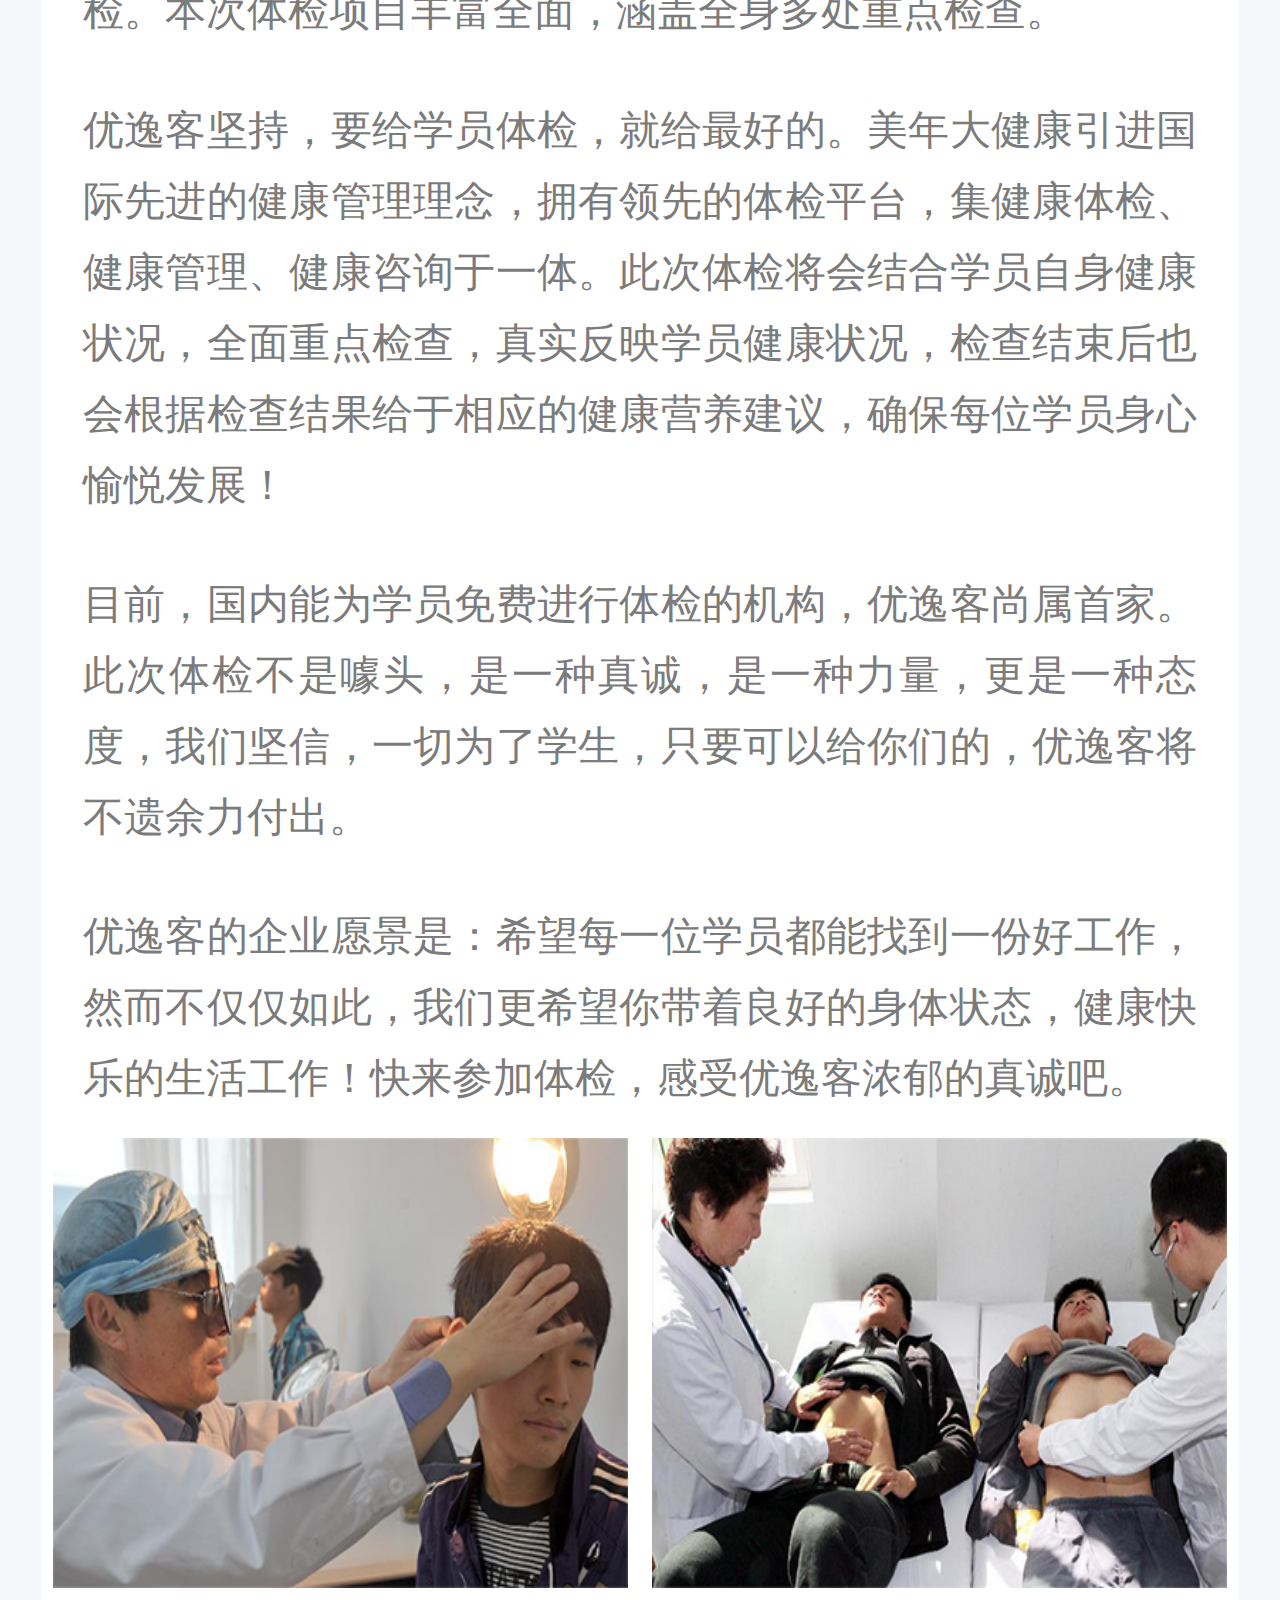
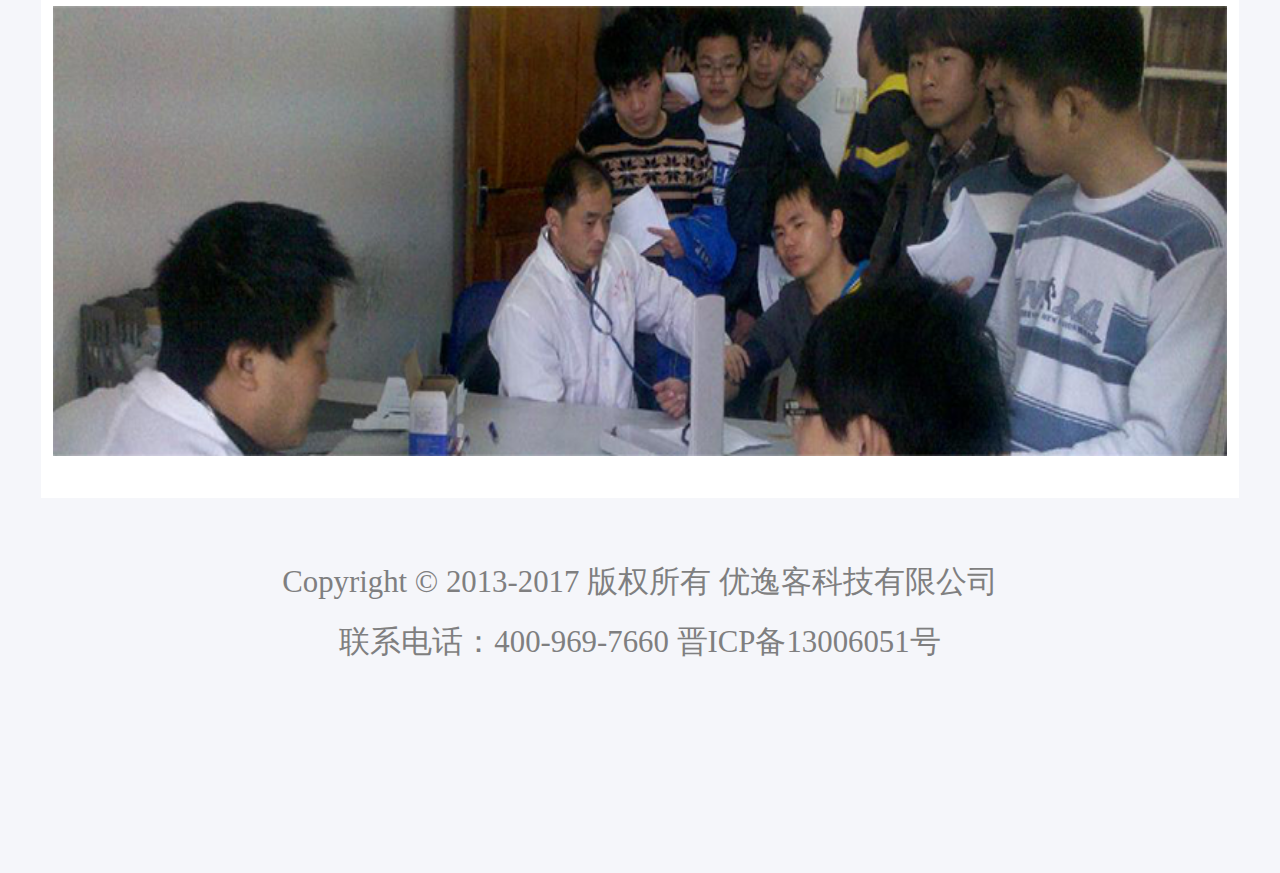
<file: mftj.html>
<!DOCTYPE html>
<html lang="en">
     <head>
       <meta charset="utf-8">
        <meta name="viewport" content="width=device-width, initial-scale=1.0, maximum-scale=1.0, user-scalable=0">
        <link rel="stylesheet" href="css/fmtj.css">
       	<script src="js/index.js"></script>
    </head>
    <body>
    	<div class="banner">
    		<ul class="top">
    			<li><a href="index.html">首页</a></li>
    			<li>
    				<a href="jpjs.html">师资</a>
					
    			</li>
    			<li><a href="">学员</a>
    			</li>
    			<li>
    				<a href="mtbd.html">资讯</a>	
    			</li>
    			<li><a href="rmwt.html">问题</a></li>
    		</ul>
    	</div>


    	<div class="box">
    		<div class="title">
	    		<a href="index.html">首页</a>
	    		>
	    		免费体检
			</div>

			<div class="boxtj">
				<p>所谓：细节见人心。一点点微小的善意，就足够温暖。今年9月份，优逸客联合国内A股上市企业美年大健康体检，为月初开班的学员进行一次全方位的体检。我们希望你在优逸客接触的不仅仅是最前沿最专业的的知识，还有最贴心最温暖的关怀。我们不是冰冷的培训学校，我们想做学员另一个“家”。</p>
				<p>至于体检的必要性，无需多言，人们已经越来越重视它。现在凡在优逸客报名学习的学员，都可以免费享受美年大健康体检。本次体检项目丰富全面，涵盖全身多处重点检查。</p>
				<p>优逸客坚持，要给学员体检，就给最好的。美年大健康引进国际先进的健康管理理念，拥有领先的体检平台，集健康体检、健康管理、健康咨询于一体。此次体检将会结合学员自身健康状况，全面重点检查，真实反映学员健康状况，检查结束后也会根据检查结果给于相应的健康营养建议，确保每位学员身心愉悦发展！</p>	
				<p>目前，国内能为学员免费进行体检的机构，优逸客尚属首家。此次体检不是噱头，是一种真诚，是一种力量，更是一种态度，我们坚信，一切为了学生，只要可以给你们的，优逸客将不遗余力付出。</p>
				<p>优逸客的企业愿景是：希望每一位学员都能找到一份好工作，然而不仅仅如此，我们更希望你带着良好的身体状态，健康快乐的生活工作！快来参加体检，感受优逸客浓郁的真诚吧。</p>
				<div class="tupian">
					<img src="img/mftj/20170110084834874.png" alt="" width="405" height="264">
					<img src="img/mftj/20170110084850366.png" alt="">
					<img src="img/mftj/20170110084913829.png" alt="">
				</div>

			</div>


			<div class="coy">
	    		<p class="yy">Copyright © 2013-2017 版权所有 优逸客科技有限公司</p>
    			<p>联系电话：400-969-7660 晋ICP备13006051号</p>
	    	</div>
	    </div>



    	<div class="xx">
			<div>
				<img src="img/qq.png" alt="">
				<p>免费试听</p>
			</div>

			<div>
				<img src="img/xx.png" alt="">
				<p>在线沟通</p>
				<div class="dd">6</div>
			</div>
		</div>
		<div class="hs">
			<img src="img/dh.png" alt="">
			<span>免费拨打</span>
		</div>
    </body>
</html>
</file>
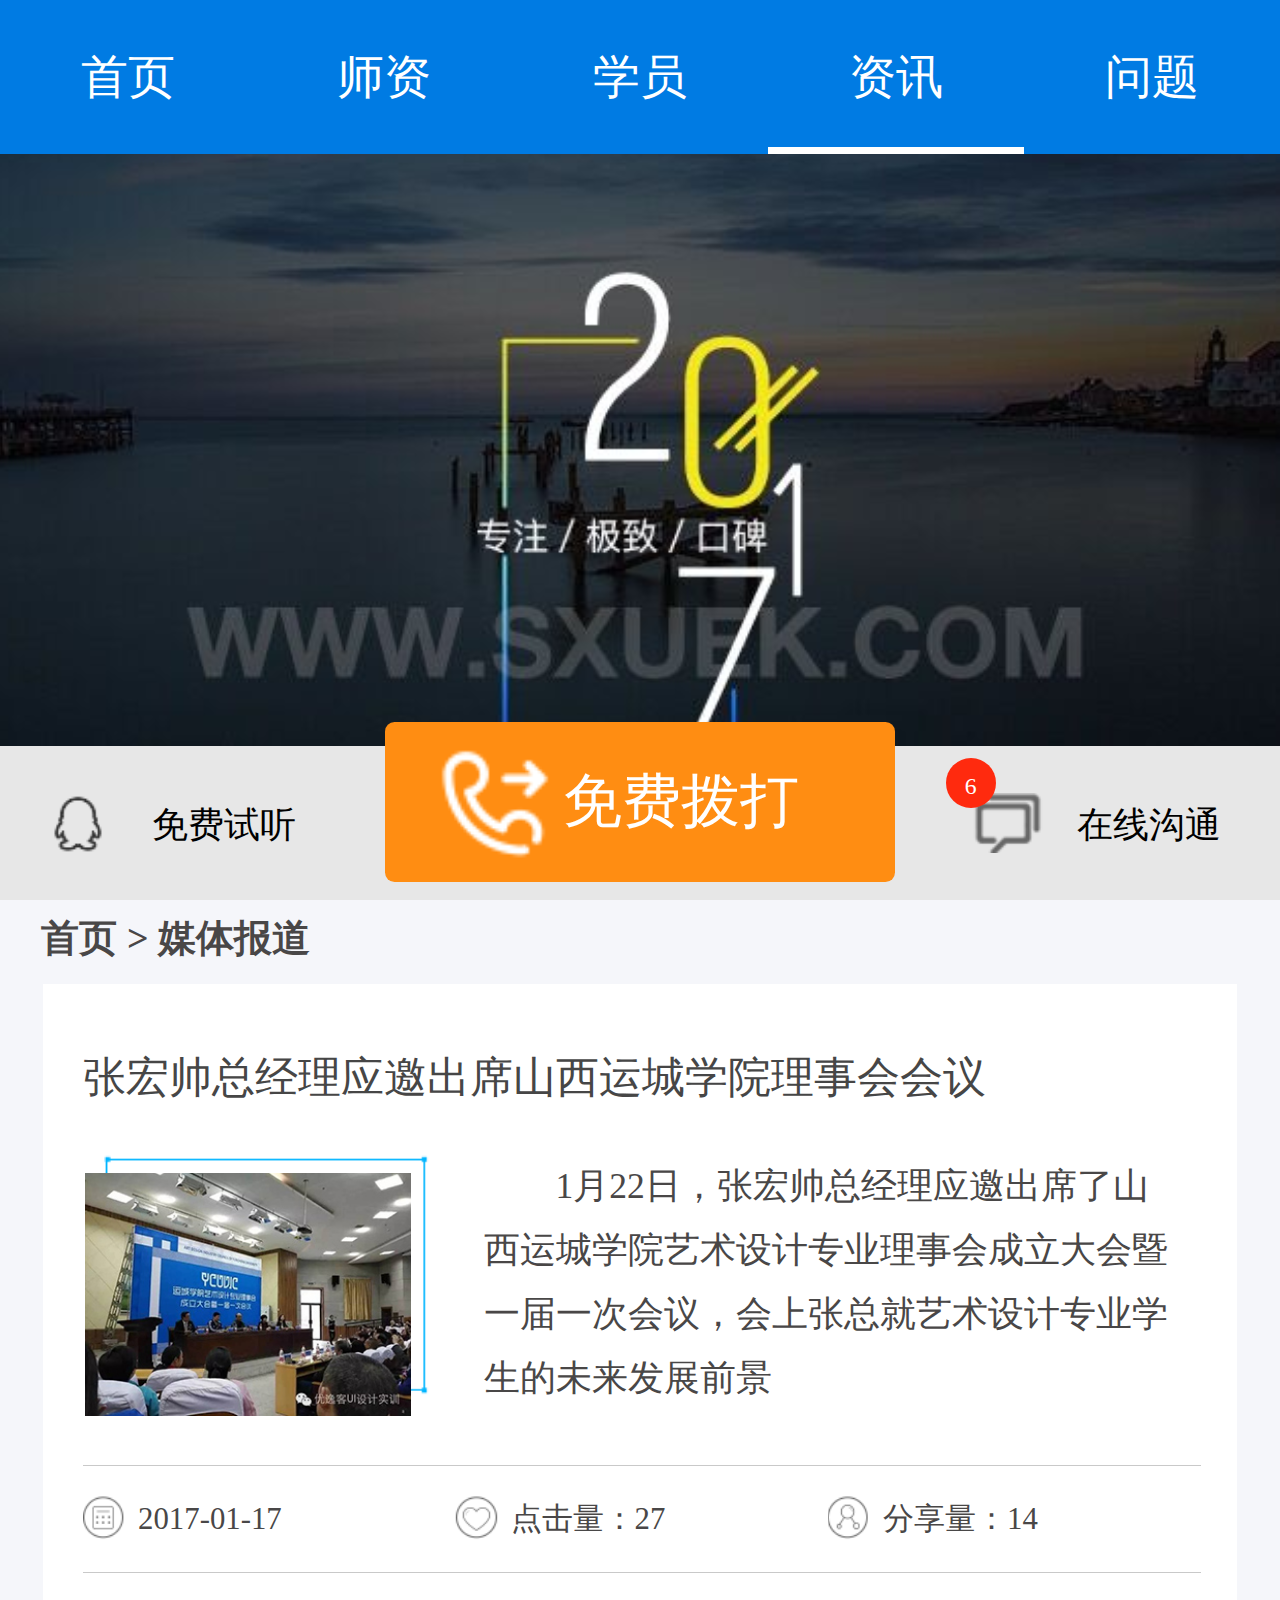
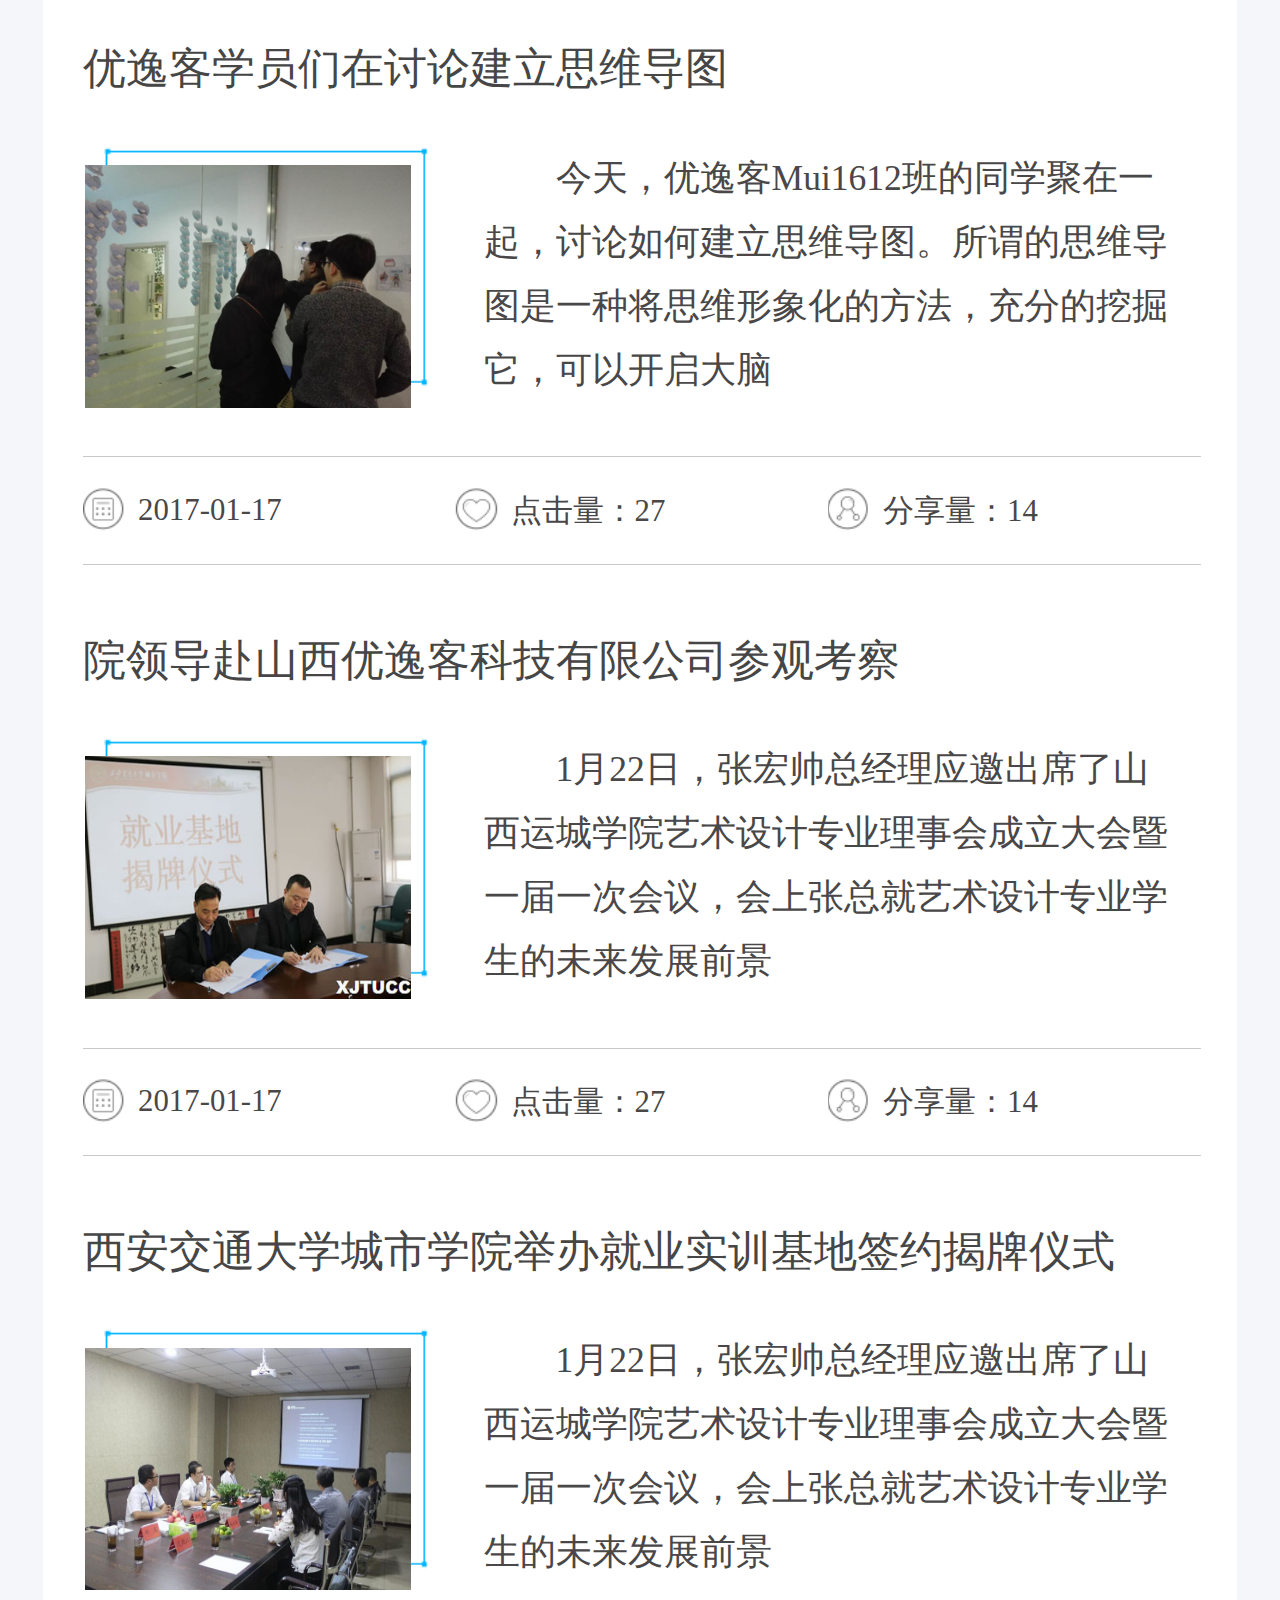
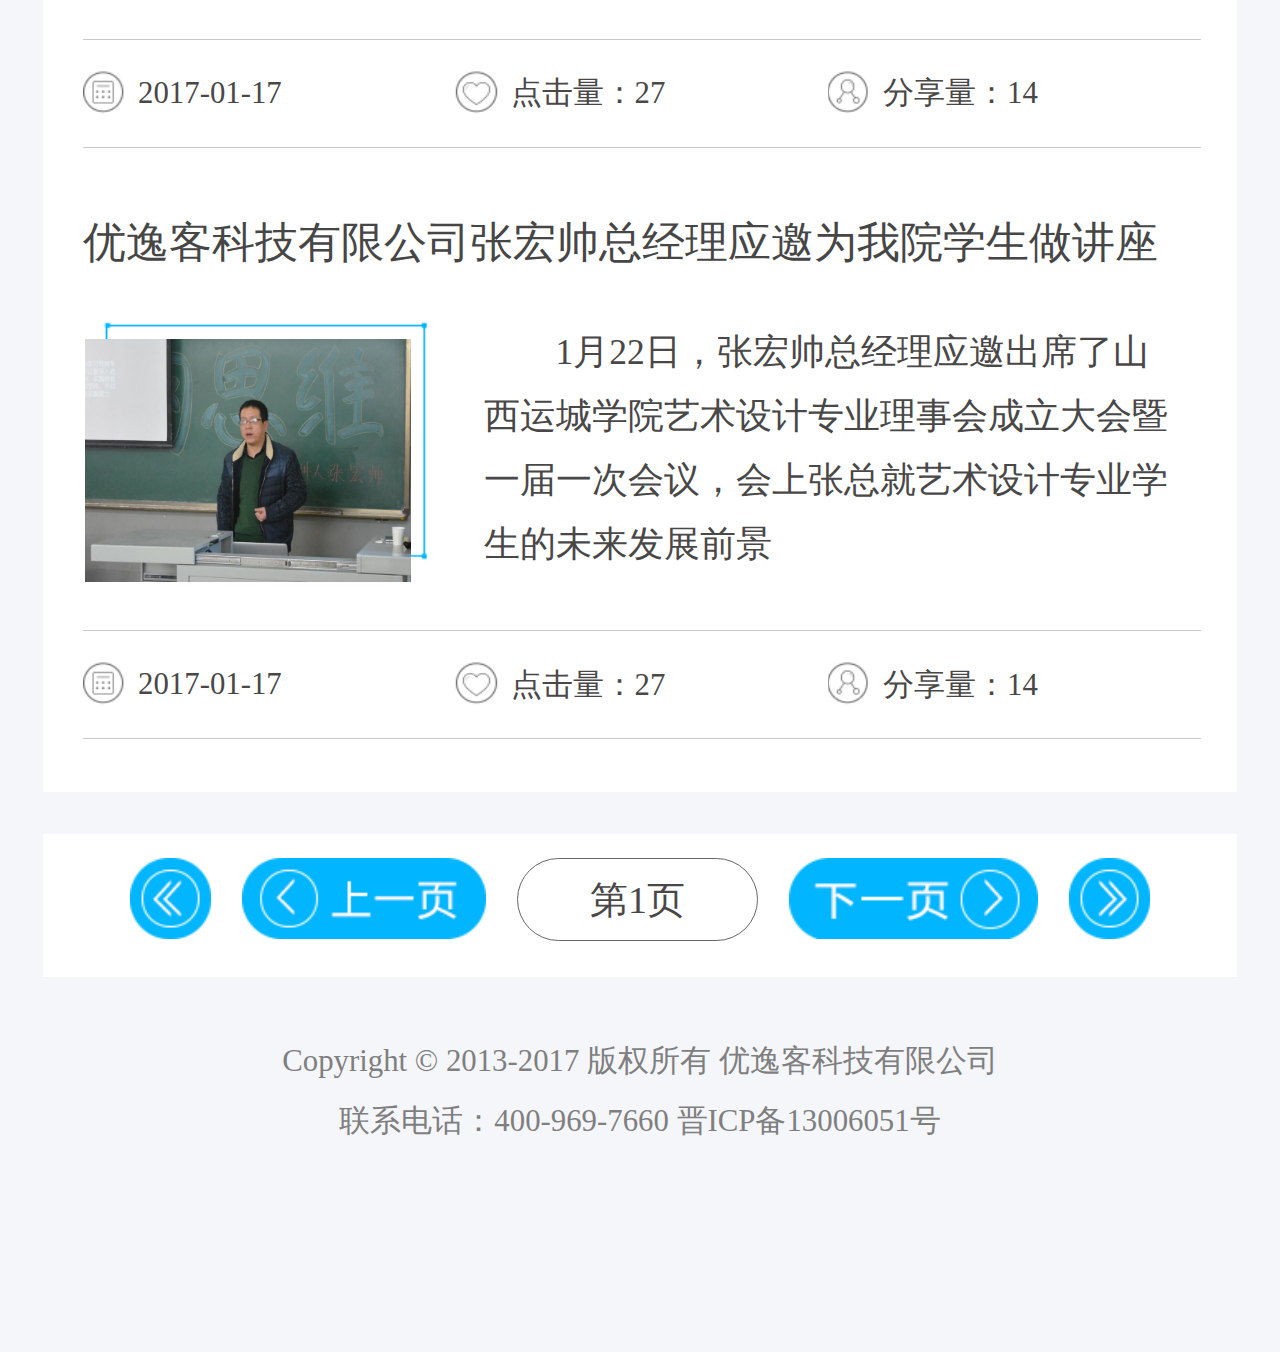
<file: mtbd.html>
<!DOCTYPE html>
<html lang="en">
     <head>
       <meta charset="utf-8">
        <meta name="viewport" content="width=device-width, initial-scale=1.0, maximum-scale=1.0, user-scalable=0">
        <link rel="stylesheet" href="css/mtbd.css">
       	<script src="js/index.js"></script>
    </head>
    <body>
    	<div class="banner">
    		<ul class="top">
    			<li><a href="index.html">首页</a></li>
    			<li><a href="jpjs.html">师资</a></li>
    			<li><a href="gxxy.html">学员</a></li>
    			<li>
    				<a href="">资讯</a>
    				<div></div>
    			</li>
    			<li><a href="rmwt.html">问题</a></li>
    		</ul>
    	</div>



    	<div class="box">
    		<div class="title">
	    		<a href="index.html">首页</a>
	    		>
	    		媒体报道
			</div>

			



			<div class="bj">
	    		<a href="">
		    		<div class="k1">
		    			<h2>张宏帅总经理应邀出席山西运城学院理事会会议</h2>
		    			<img src="img/mtbd/media_line.png" alt="">

		    			<img class="fd" src="img/mtbd/20170117033628827.jpg" alt="">

		    			<p>　　1月22日，张宏帅总经理应邀出席了山西运城学院艺术设计专业理事会成立大会暨一届一次会议，会上张总就艺术设计专业学生的未来发展前景   </p>

		    			<ul>
		    				<li>
		    					<div></div>
		    					&nbsp;2017-01-17
		    				</li>
		    				<li>
		    					<div></div>
		    					&nbsp;点击量：27
		    				</li>
		    				<li>
		    					<div></div>
		    					&nbsp;分享量：14
		    				</li>
		    				
		    			</ul>
		    		</div>
	    		</a>


				<a href="">
		    		<div class="k1">
		    			<h2>优逸客学员们在讨论建立思维导图</h2>
		    			<img src="img/mtbd/media_line.png" alt="">

		    			<img class="fd" src="img/mtbd/20170217023531383.png" alt="">

		    			<p>　　今天，优逸客Mui1612班的同学聚在一起，讨论如何建立思维导图。所谓的思维导图是一种将思维形象化的方法，充分的挖掘它，可以开启大脑   </p>

		    			<ul>
		    				<li>
		    					<div></div>
		    					&nbsp;2017-01-17
		    				</li>
		    				<li>
		    					<div></div>
		    					&nbsp;点击量：27
		    				</li>
		    				<li>
		    					<div></div>
		    					&nbsp;分享量：14
		    				</li>
		    				
		    			</ul>
		    		</div>
		    	</a>
				<a href="">
		    		<div class="k1">
		    			<h2>院领导赴山西优逸客科技有限公司参观考察</h2>
		    			<img src="img/mtbd/media_line.png" alt="">

		    			<img class="fd" src="img/mtbd/20170117030101717.jpg" alt="">

		    			<p>　　1月22日，张宏帅总经理应邀出席了山西运城学院艺术设计专业理事会成立大会暨一届一次会议，会上张总就艺术设计专业学生的未来发展前景   </p>

		    			<ul>
		    				<li>
		    					<div></div>
		    					&nbsp;2017-01-17
		    				</li>
		    				<li>
		    					<div></div>
		    					&nbsp;点击量：27
		    				</li>
		    				<li>
		    					<div></div>
		    					&nbsp;分享量：14
		    				</li>
		    				
		    			</ul>
		    		</div>
		    	</a>
				<a href="">
		    		<div class="k1">
		    			<h2>西安交通大学城市学院举办就业实训基地签约揭牌仪式</h2>
		    			<img src="img/mtbd/media_line.png" alt="">

		    			<img class="fd" src="img/mtbd/20170117030101717 (1).jpg" alt="">

		    			<p>　　1月22日，张宏帅总经理应邀出席了山西运城学院艺术设计专业理事会成立大会暨一届一次会议，会上张总就艺术设计专业学生的未来发展前景   </p>

		    			<ul>
		    				<li>
		    					<div></div>
		    					&nbsp;2017-01-17
		    				</li>
		    				<li>
		    					<div></div>
		    					&nbsp;点击量：27
		    				</li>
		    				<li>
		    					<div></div>
		    					&nbsp;分享量：14
		    				</li>
		    				
		    			</ul>
		    		</div>
				</a>
				<a href="">
		    		<div class="k1">
		    			<h2>优逸客科技有限公司张宏帅总经理应邀为我院学生做讲座</h2>
		    			<img src="img/mtbd/media_line.png" alt="">

		    			<img class="fd" src="img/mtbd/20170117032029524.jpg" alt="">

		    			<p>　　1月22日，张宏帅总经理应邀出席了山西运城学院艺术设计专业理事会成立大会暨一届一次会议，会上张总就艺术设计专业学生的未来发展前景   </p>

		    			<ul>
		    				<li>
		    					<div></div>
		    					&nbsp;2017-01-17
		    				</li>
		    				<li>
		    					<div></div>
		    					&nbsp;点击量：27
		    				</li>
		    				<li>
		    					<div></div>
		    					&nbsp;分享量：14
		    				</li>
		    				
		    			</ul>
		    		</div>
		    	</a>
	    	</div>


	    	<div class="fydh">
	    		<div>
	    			<a href=""><img src="img/mtbd/s1.png" alt=""></a>
	    			<a href=""><img src="img/mtbd/s2.png" alt=""></a>
	    			<a href="">第1页</a>
	    			<a href=""><img src="img/mtbd/s3.png" alt=""></a>
	    			<a href=""><img src="img/mtbd/s4.png" alt=""></a>
	    		</div>
	    	</div>


	    	<div class="coy">
	    		<p class="yy">Copyright © 2013-2017 版权所有 优逸客科技有限公司</p>
    			<p>联系电话：400-969-7660 晋ICP备13006051号</p>
	    	</div>

    	</div>




    	<div class="xx">
			<div>
				<img src="img/qq.png" alt="">
				<p>免费试听</p>
			</div>

			<div>
				<img src="img/xx.png" alt="">
				<p>在线沟通</p>
				<div class="dd">6</div>
			</div>
		</div>
		<div class="hs">
			<img src="img/dh.png" alt="">
			<span>免费拨打</span>
		</div>
    </body>
</html>
</file>
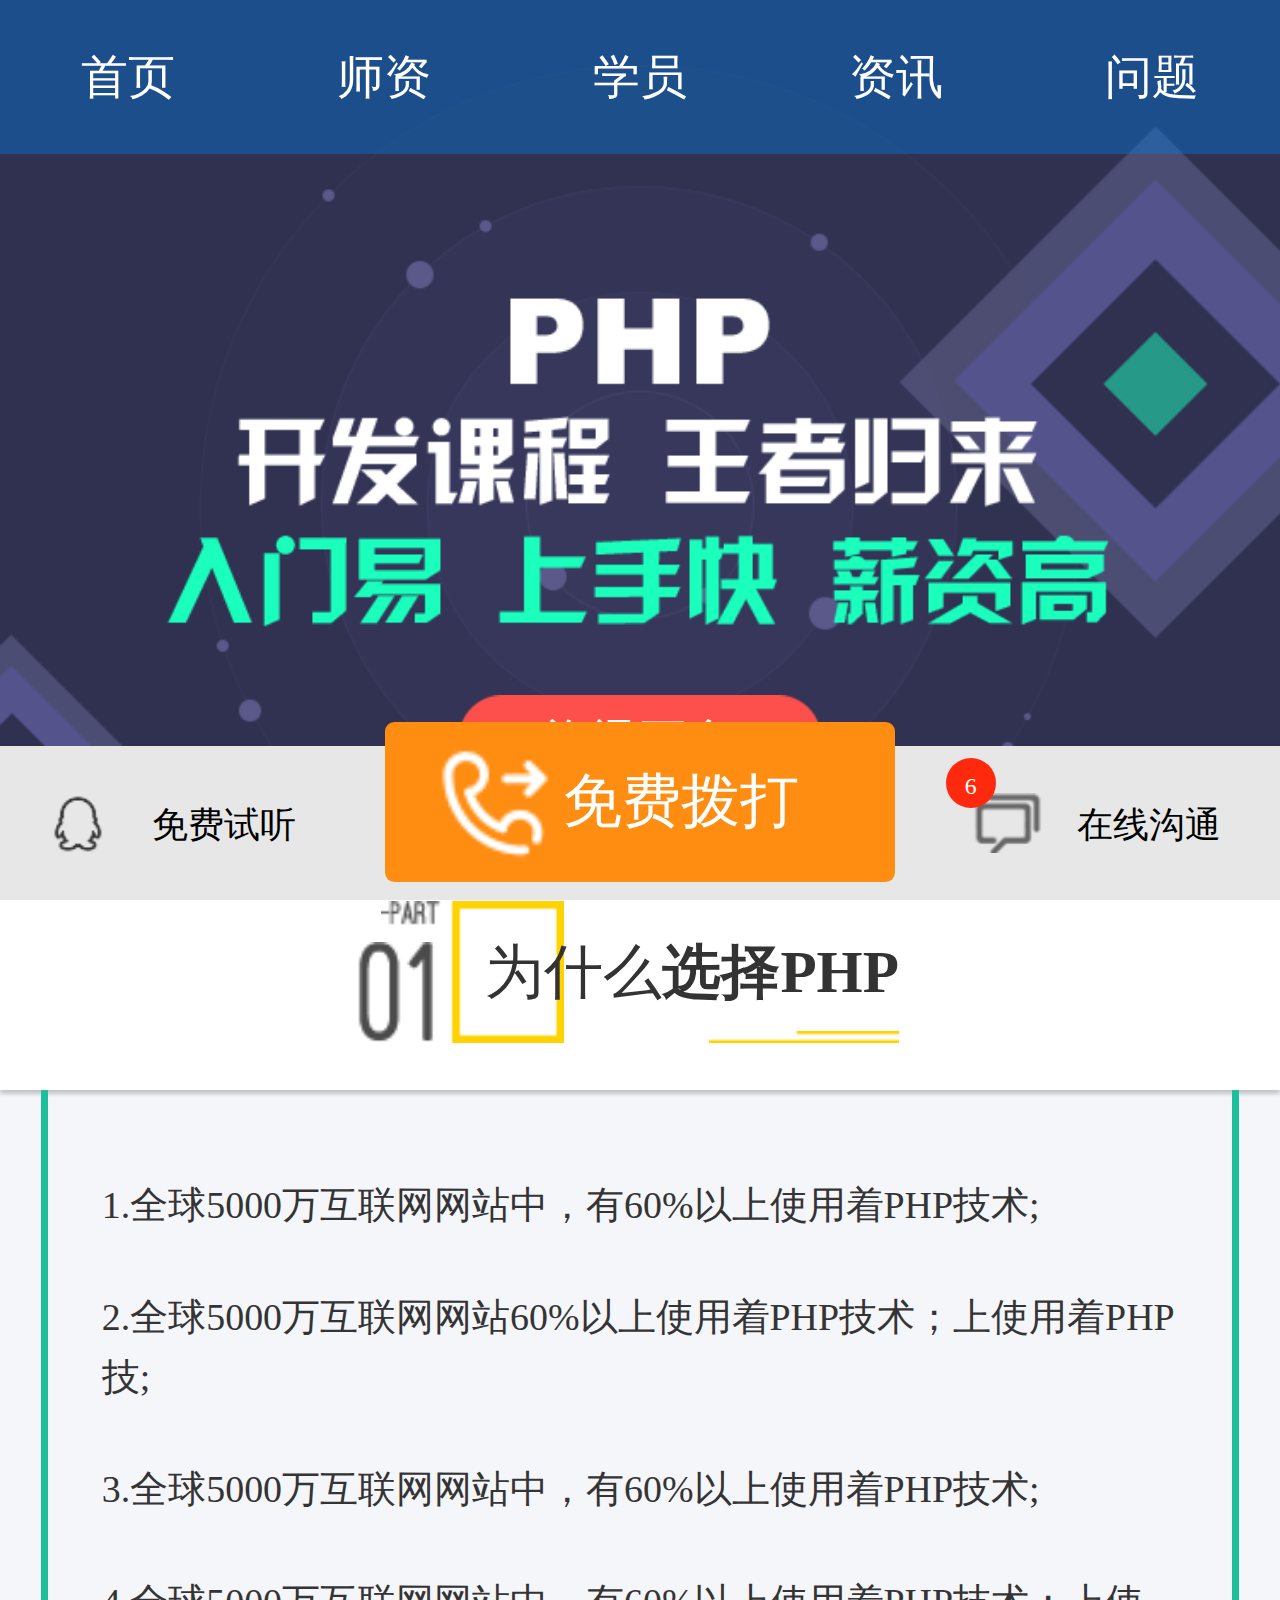
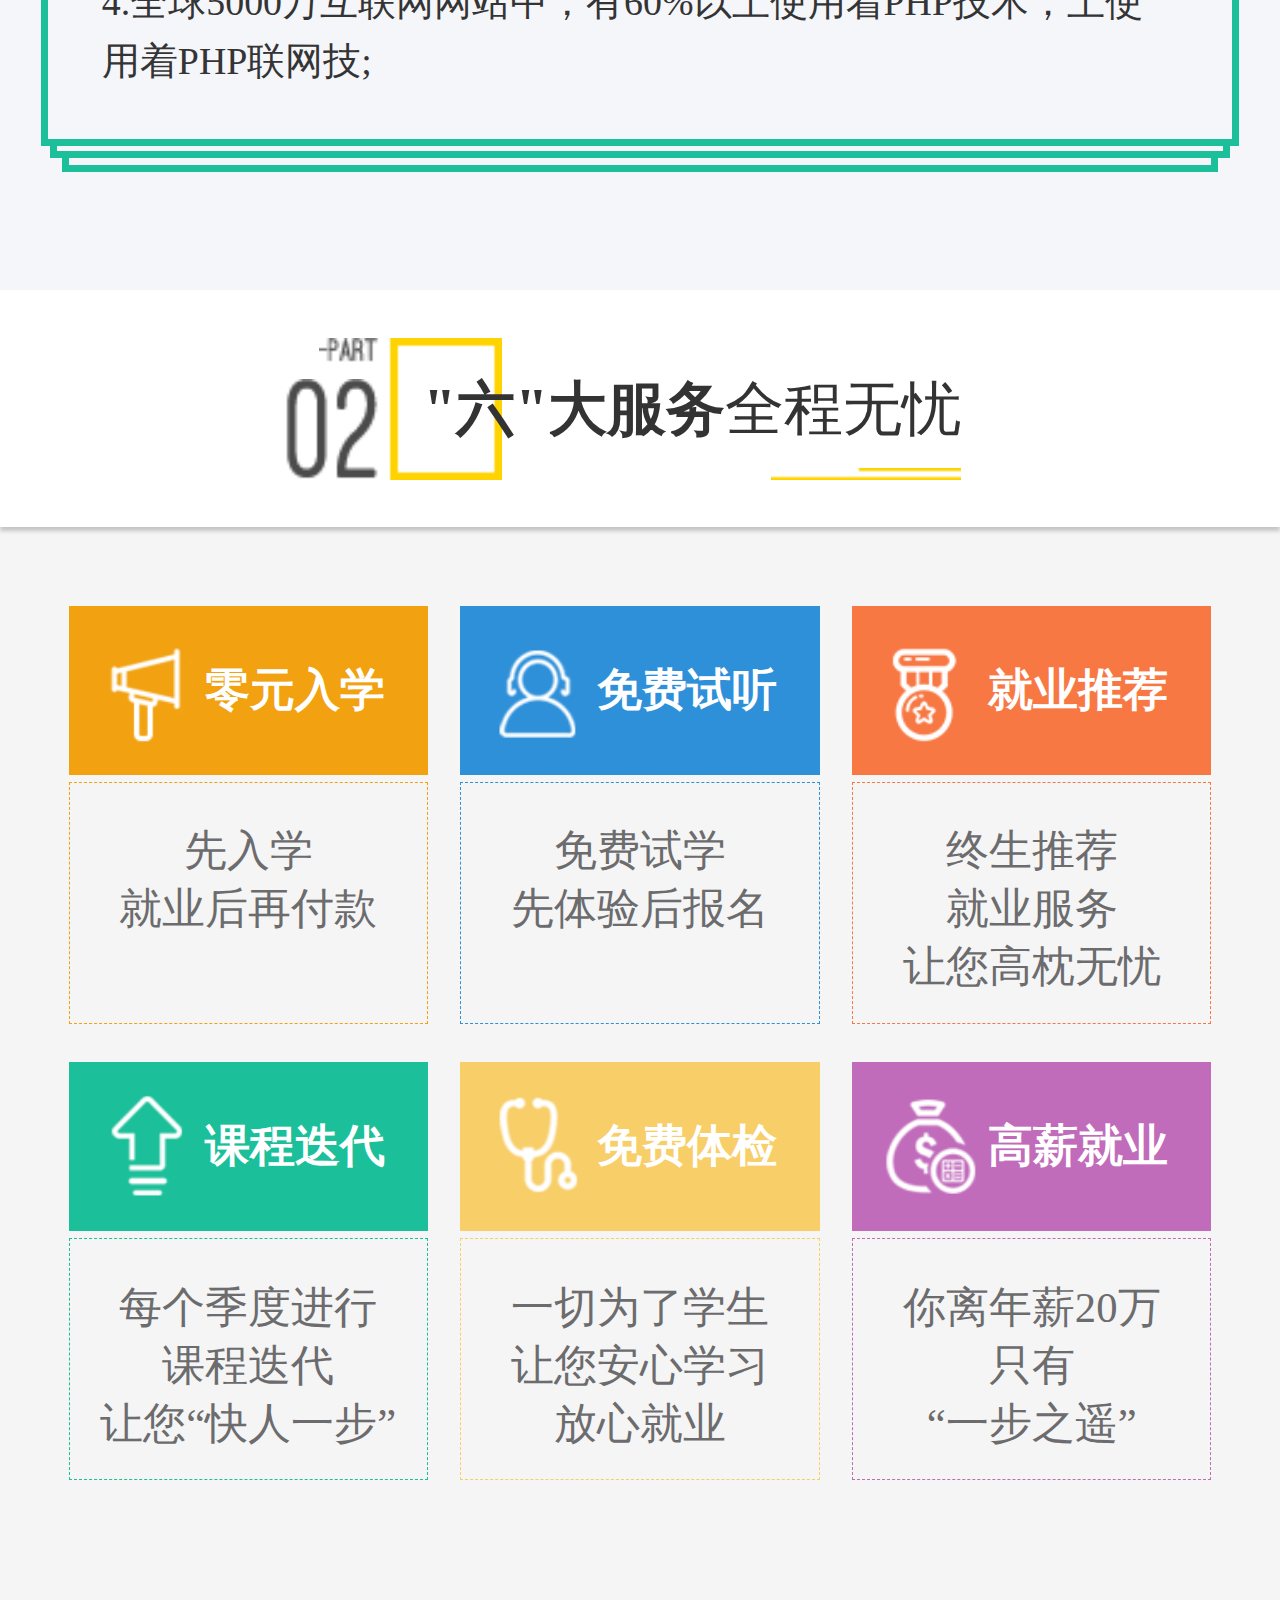
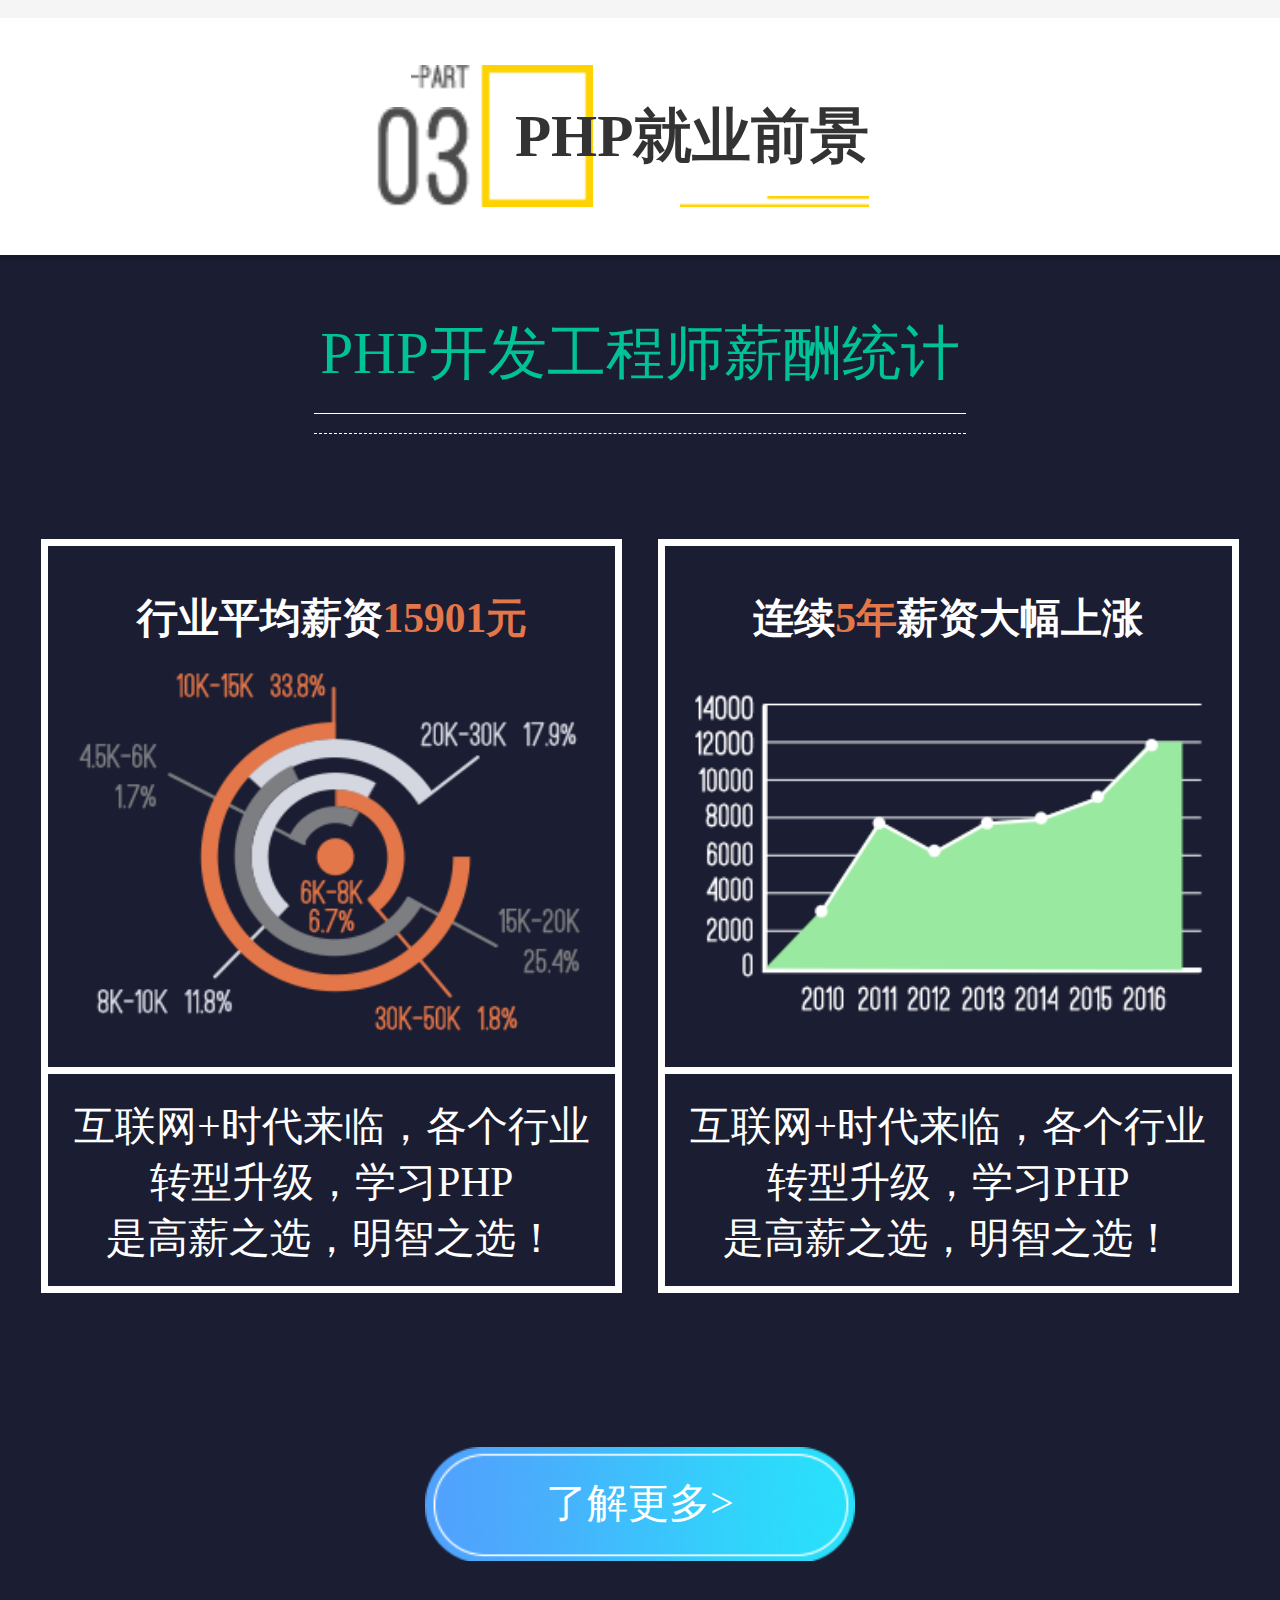
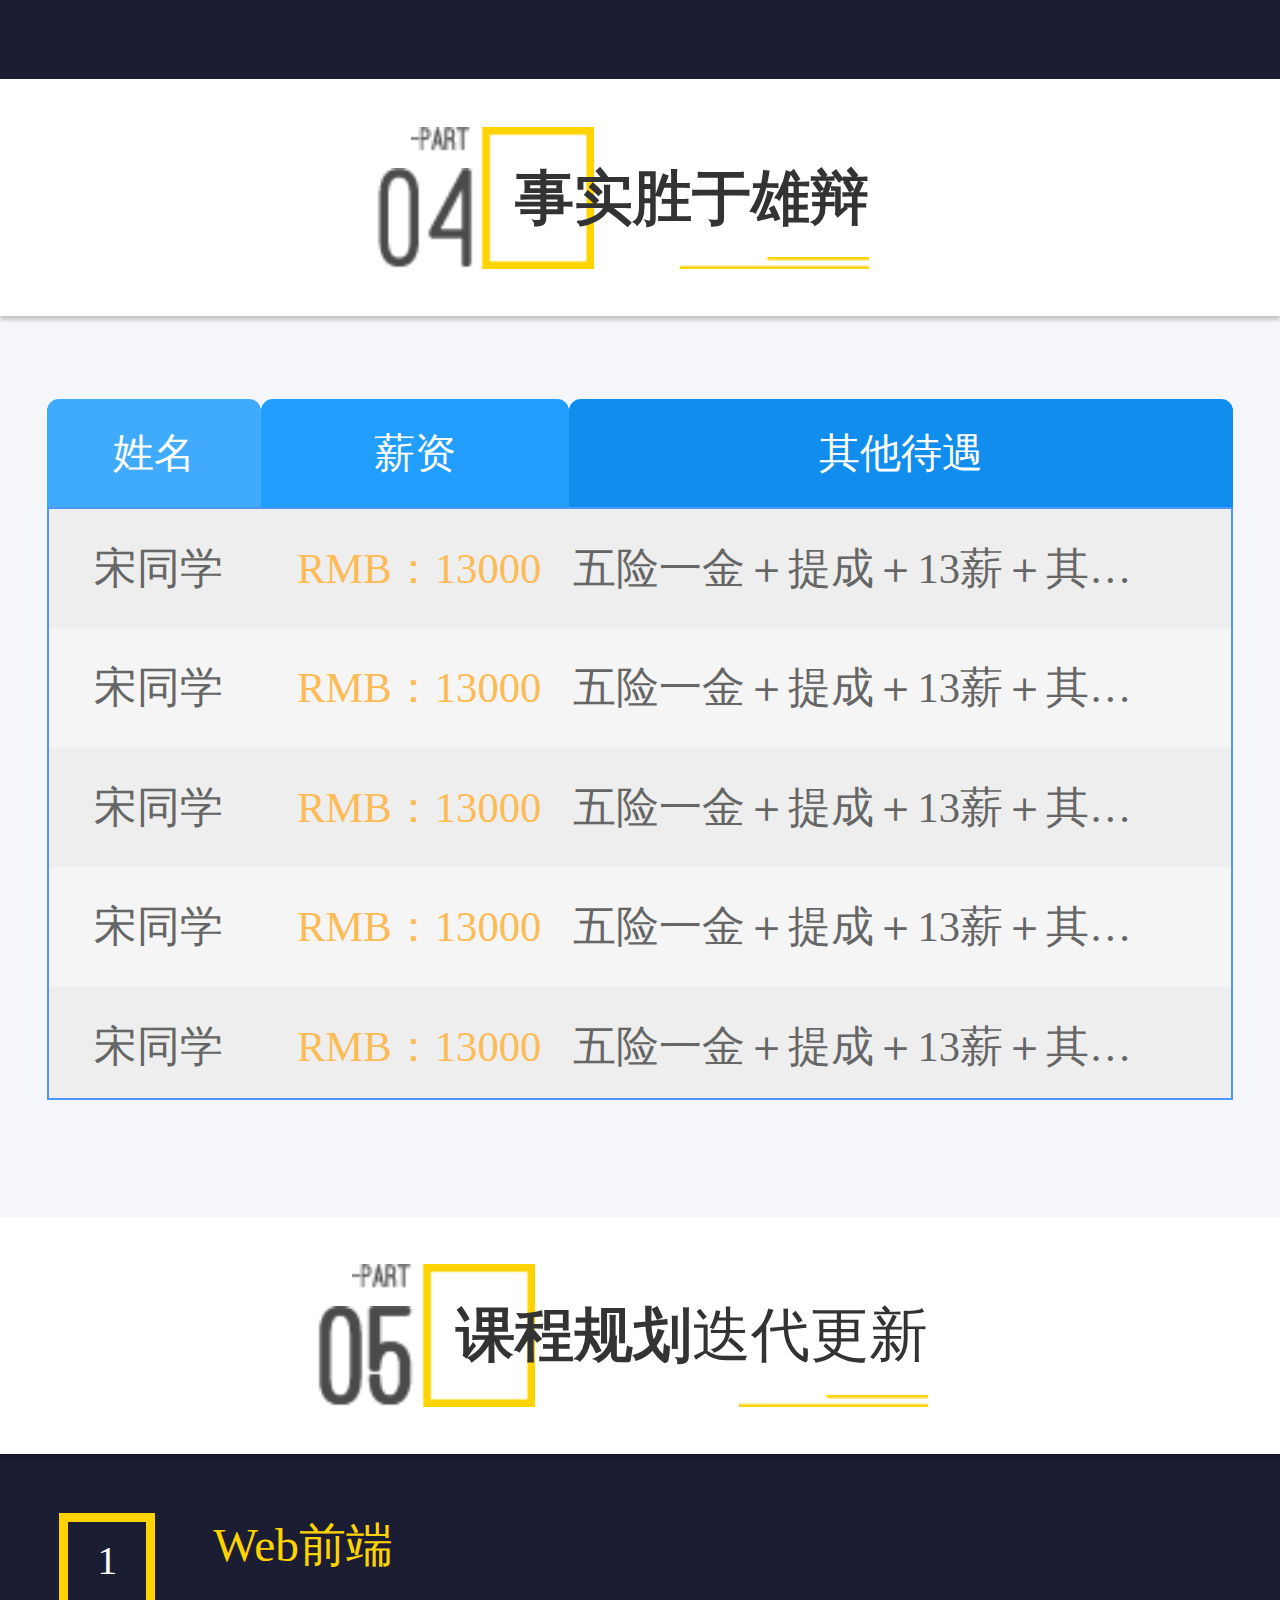
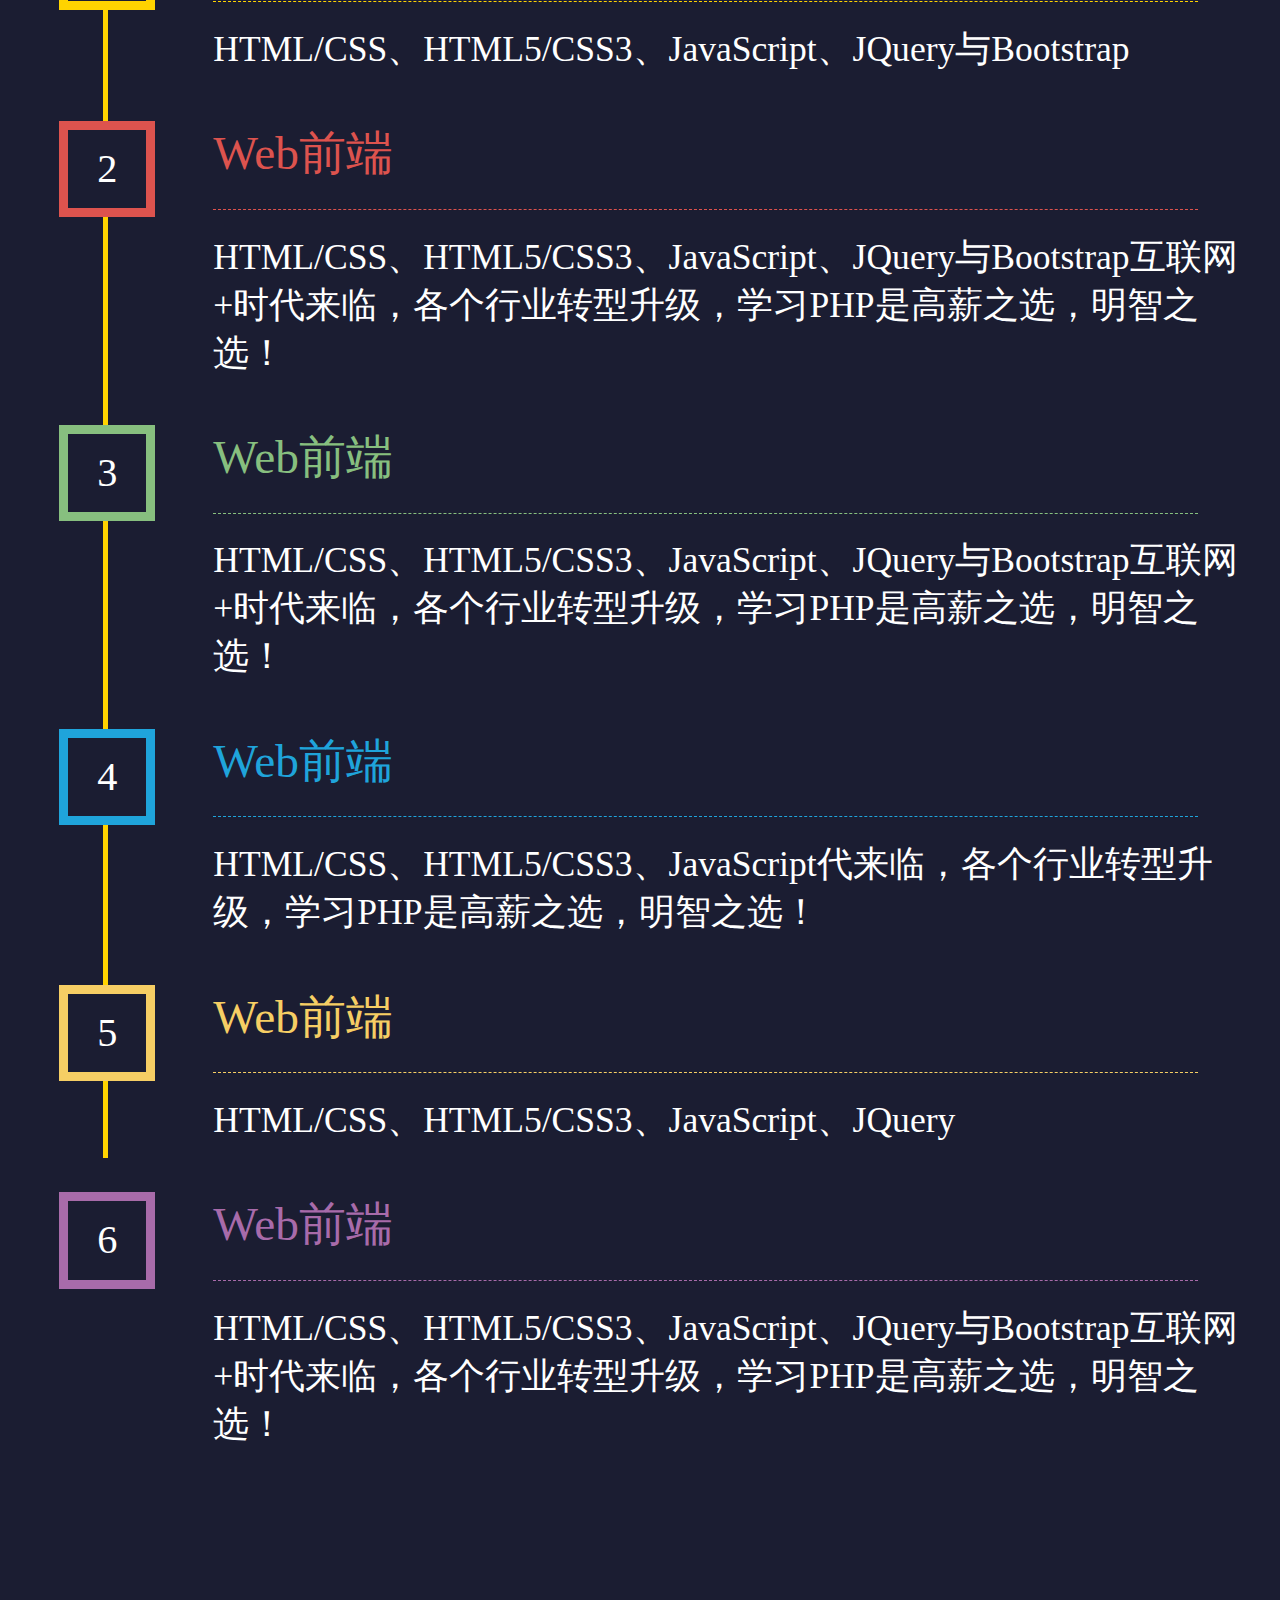
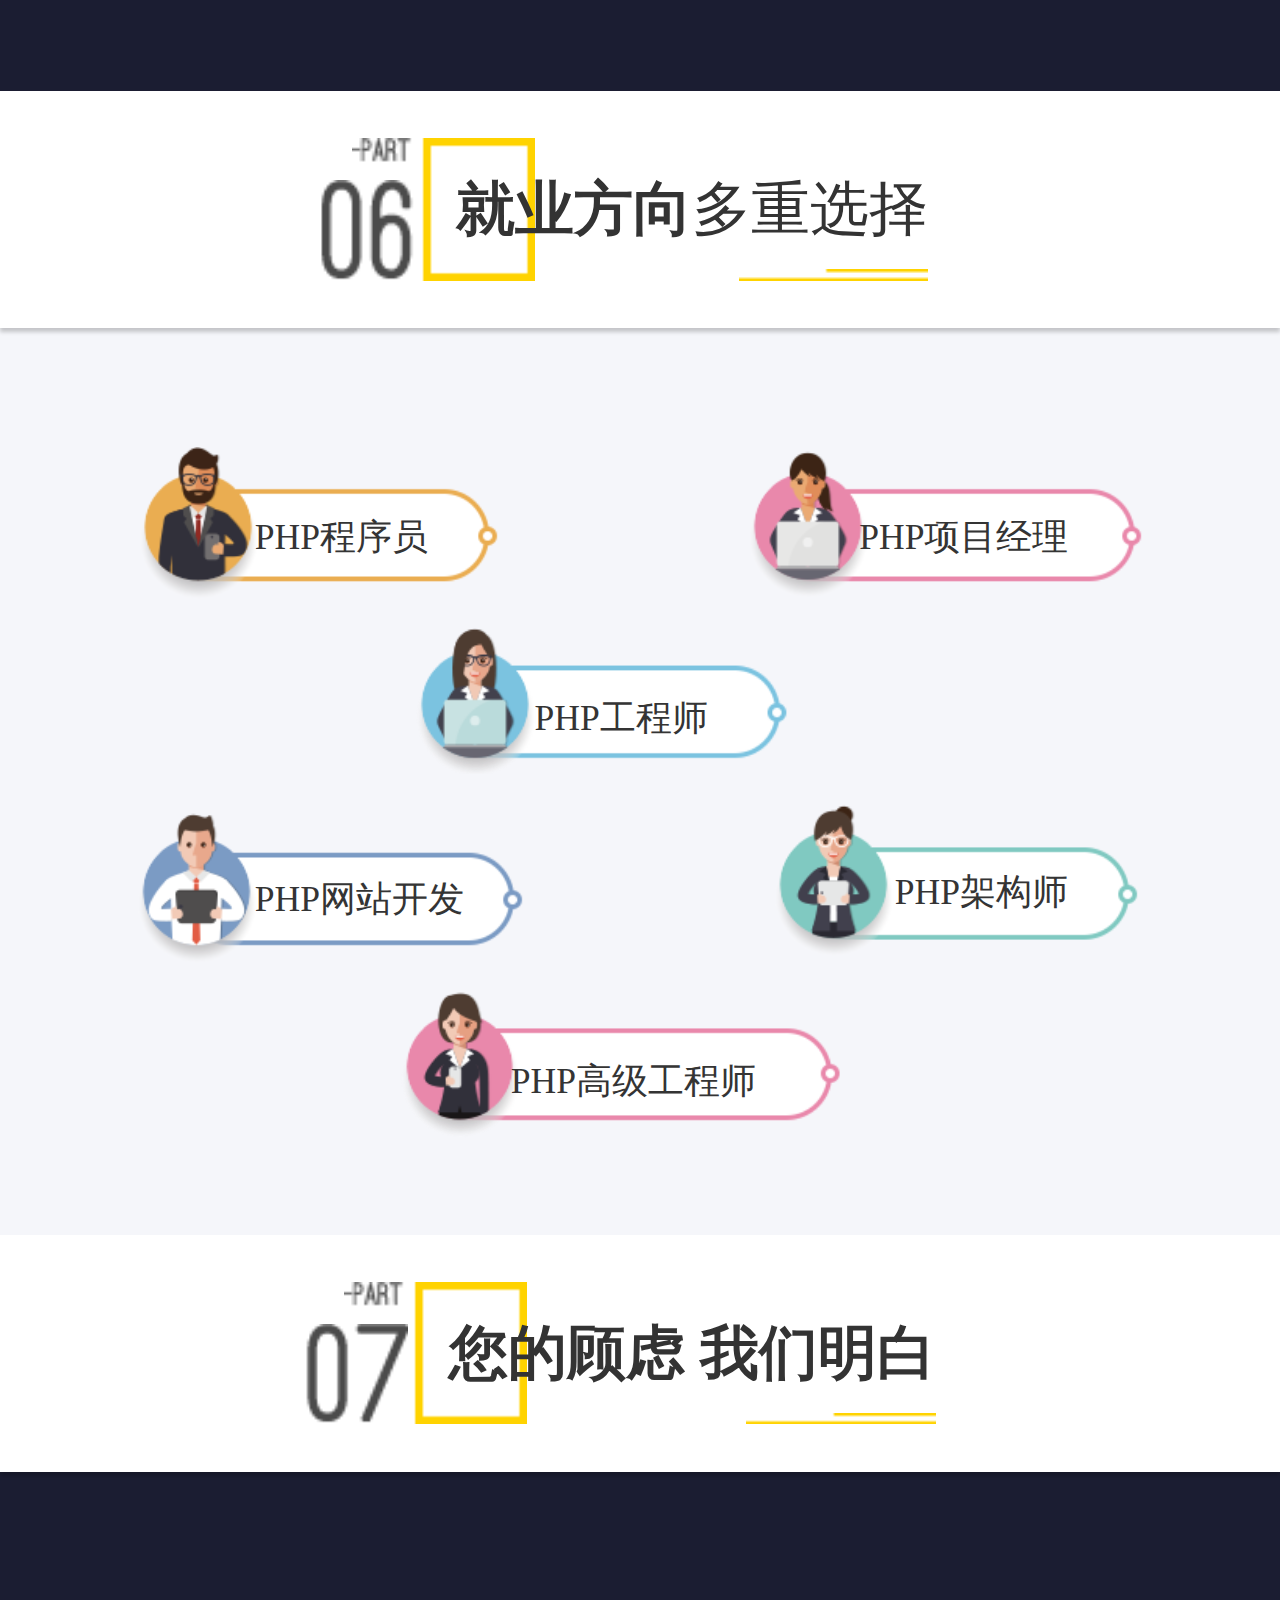
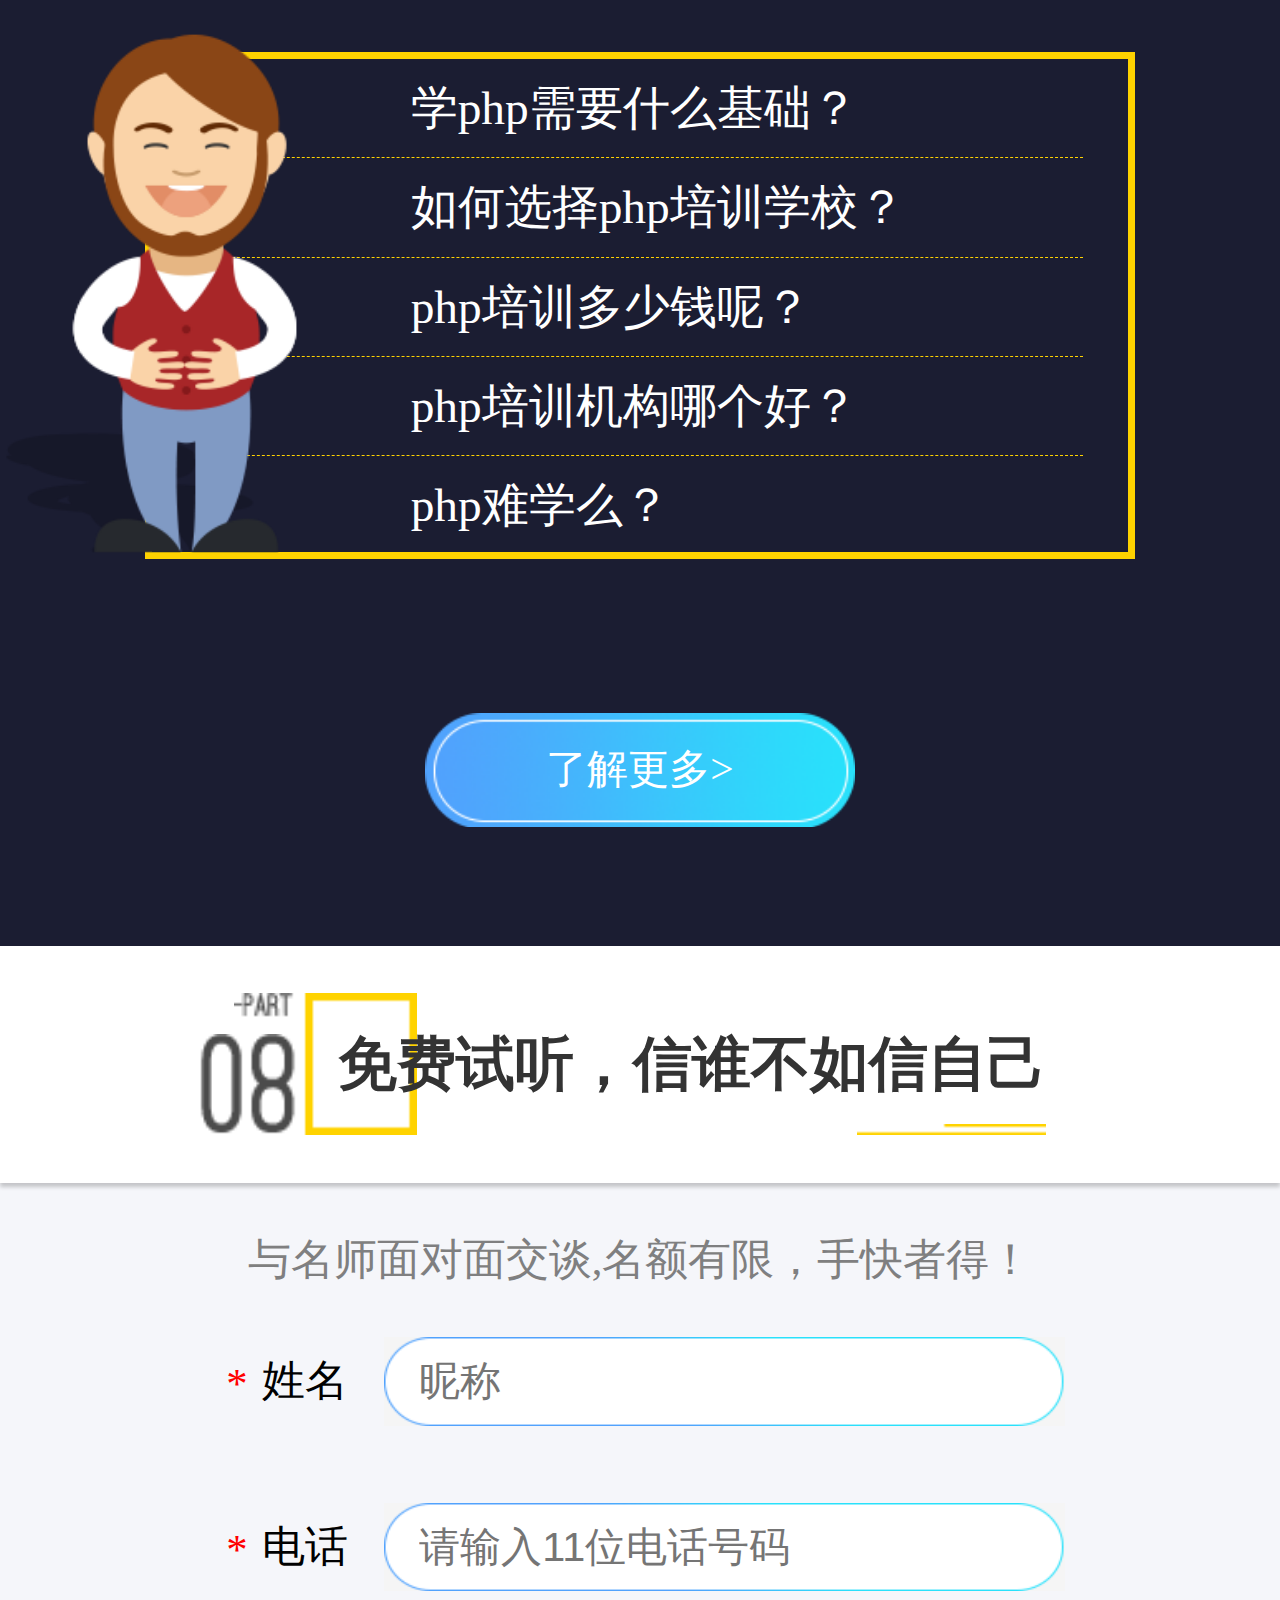
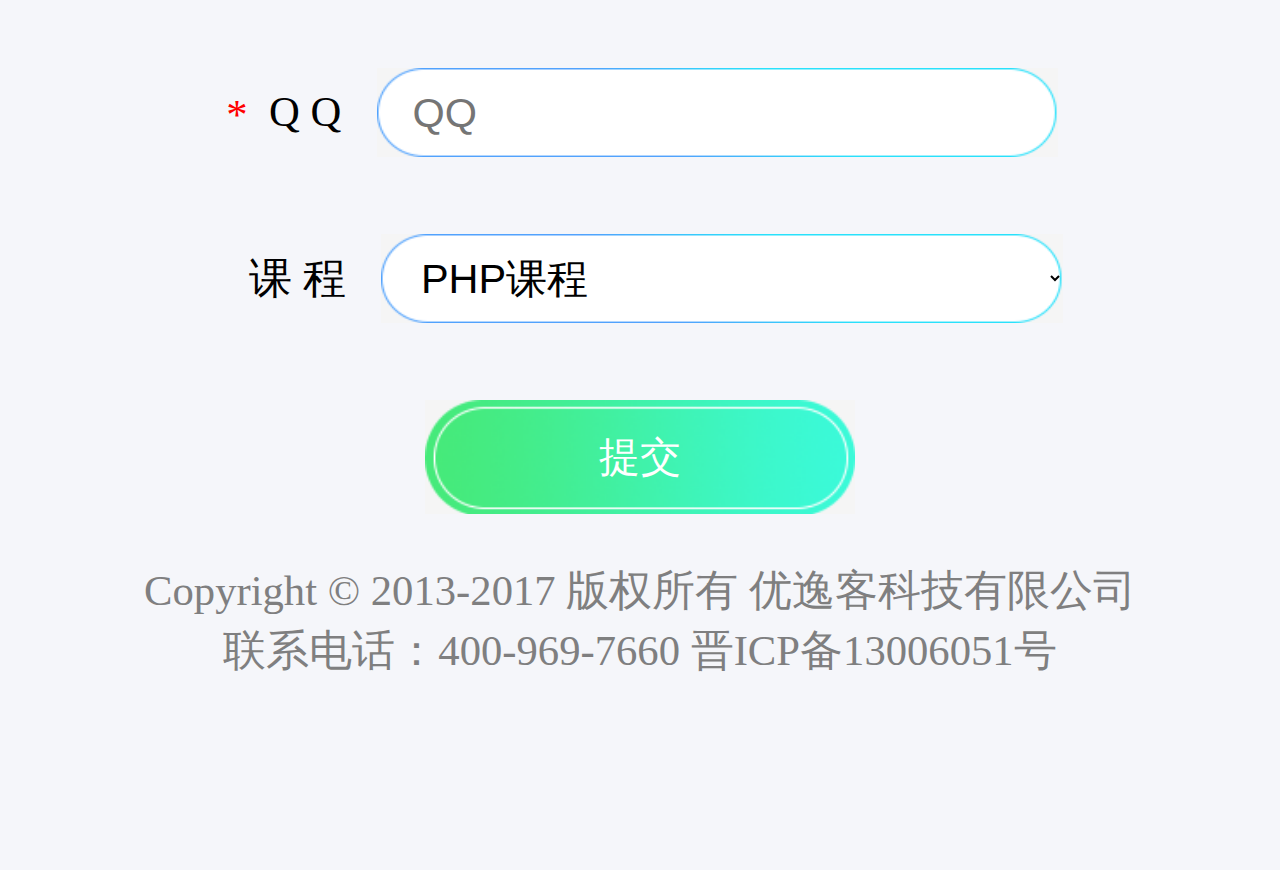
<file: php.html>
<!DOCTYPE html>
<html lang="en">
    <head>
        <meta charset="utf-8">
        <meta name="viewport" content="width=device-width, initial-scale=1.0, maximum-scale=1.0, user-scalable=0">
        <link rel="stylesheet" href="css/php.css">
       	<script src="js/index.js"></script>
    </head>
    <body>
    	<div class="banner">
    		<ul class="top">
    			<li><a href="index.html">首页</a></li>
    			<li><a href="jpjs.html">师资</a></li>
    			<li><a href="gxxy.html">学员</a></li>
    			<li><a href="mtbd.html">资讯</a></li>
    			<li><a href="rmwt.html">问题</a></li>
    		</ul>
    		<div class="zxgd">
    			<a href="">资讯更多</a>
    		</div>
    	</div>


    	<div class="wsm">
    		<div class="title">
    			<div>
    				<img src="img/php/hk.png" alt="">
    				<img src="img/php/01.png" alt="">
    				<img src="img/php/hh.png" alt="">
    				<h3><span>为什么</span>选择PHP</h3>
    			</div>	
    		</div>


    		<div class="boxws">
    			<p>1.全球5000万互联网网站中，有60%以上使用着PHP技术;</p>
    			<p>2.全球5000万互联网网站60%以上使用着PHP技术；上使用着PHP技;</p>
    			<p>3.全球5000万互联网网站中，有60%以上使用着PHP技术;</p>
    			<p>4.全球5000万互联网网站中，有60%以上使用着PHP技术；上使用着PHP联网技;</p>
    		</div>
    		<div class="boxws1"></div>
    		<div class="boxws1 ws1"></div>
    	</div>


    	<div class="wsm ldfw">
    		<div class="title">
    			<div>
    				<img src="img/php/hk.png" alt="">
    				<img src="img/php/02.png" alt="">
    				<img src="img/php/hh.png" alt="">
    				<h3>"六"大服务<span>全程无忧</span></h3>
    			</div>	
    		</div>


    		<ul>
    			<li>
    				<div>
    					<h3>零元入学</h3>
    				</div>
    				<p>先入学<br>
					就业后再付款</p>
    			</li>
    			<li>
    				<div>
    					<h3>免费试听</h3>
    				</div>
    				<p>免费试学<br>先体验后报名</p>
    			</li>
    			<li>
    				<div>
    					<h3>就业推荐</h3>
    				</div>
    				<p>终生推荐<br>
					就业服务<br>让您高枕无忧</p>
    			</li>
    			<li>
    				<div>
    					<h3>课程迭代</h3>
    				</div>
    				<p>每个季度进行<br>
					课程迭代<br>让您“快人一步”</p>
    			</li>
    			<li>
    				<div>
    					<h3>免费体检</h3>
    				</div>
    				<p>一切为了学生<br>
					让您安心学习<br>放心就业</p>
    			</li>
    			<li>
    				<div>
    					<h3>高薪就业</h3>
    				</div>
    				<p>你离年薪20万<br>
					只有<br>“一步之遥”</p>
    			</li>
    		</ul>
    	</div>




    	<div class="wsm jyqj">
    		<div class="title">
    			<div>
    				<img src="img/php/hk.png" alt="">
    				<img src="img/php/03.png" alt="">
    				<img src="img/php/hh.png" alt="">
    				<h3>PHP就业前景</h3>
    			</div>	
    		</div>



    		<div class="xbt">
    			<h4>PHP开发工程师薪酬统计</h4>
    			<div></div>
    			<div></div>
    		</div>

    		<ul class="center">
    			<li>
    				<h3>行业平均薪资<span>15901元</span></h3>
    				<img src="img/php/zuo.png" alt="">
    				<div class="wz">
    					互联网+时代来临，各个行业<br>转型升级，学习PHP<br>是高薪之选，明智之选！
    				</div>
    			</li>
				<li>
    				<h3>连续<span>5年</span>薪资大幅上涨</h3>
    				<img src="img/php/you.png" alt="">
    				<div class="wz">
    					互联网+时代来临，各个行业<br>转型升级，学习PHP<br>是高薪之选，明智之选！
    				</div>
    			</li>
    		</ul>
    		<div class="gd">
    			了解更多>
    		</div>
    	</div>


    	<div class="wsm yxxy">
    		<div class="title">
    			<div>
    				<img src="img/php/hk.png" alt="">
    				<img src="img/php/04.png" alt="">
    				<img src="img/php/hh.png" alt="">
    				<h3>事实胜于雄辩</h3>
    			</div>	
    		</div>

    		<div class="box5">
    			<p>姓名</p>
    			<p>薪资</p>
    			<p>其他待遇</p>
				<div class="md">
					<p>
						<span>宋同学</span>
						<span>RMB：13000</span>
						<span>五险一金＋提成＋13薪＋其他福利</span>
					</p>
					<p style="background: #F5F5F5">
						<span>宋同学</span>
						<span>RMB：13000</span>
						<span>五险一金＋提成＋13薪＋其他福利</span>
					</p>
					<p>
						<span>宋同学</span>
						<span>RMB：13000</span>
						<span>五险一金＋提成＋13薪＋其他福利</span>
					</p>
					<p style="background: #F5F5F5">
						<span>宋同学</span>
						<span>RMB：13000</span>
						<span>五险一金＋提成＋13薪＋其他福利</span>
					</p>
					<p>
						<span>宋同学</span>
						<span>RMB：13000</span>
						<span>五险一金＋提成＋13薪＋其他福利</span>
					</p>
				</div>
    		</div>
    	</div>


    	<div class="wsm kcgh">
    		<div class="title">
    			<div>
    				<img src="img/php/hk.png" alt="">
    				<img src="img/php/05.png" alt="">
    				<img src="img/php/hh.png" alt="">
    				<h3>课程规划<span>迭代更新</span></h3>
    			</div>	
    		</div>

    		<div class="boxkc">
    			<ul>
    				<li>
    					<div class="left">1</div>
    					<div class="yk"> 
    						<h3>Web前端</h3>
    						<div></div>
    						<p>HTML/CSS、HTML5/CSS3、JavaScript、JQuery与Bootstrap</p>
    					</div>
    				</li>

    				<li>
    					<div class="left">2</div>
    					<div class="yk"> 
    						<h3>Web前端</h3>
    						<div></div>
    						<p>HTML/CSS、HTML5/CSS3、JavaScript、JQuery与Bootstrap互联网+时代来临，各个行业转型升级，学习PHP是高薪之选，明智之选！</p>
    					</div>
    				</li>

    				<li>
    					<div class="left">3</div>
    					<div class="yk"> 
    						<h3>Web前端</h3>
    						<div></div>
    						<p>HTML/CSS、HTML5/CSS3、JavaScript、JQuery与Bootstrap互联网+时代来临，各个行业转型升级，学习PHP是高薪之选，明智之选！</p>
    					</div>
    				</li>

    				<li>
    					<div class="left">4</div>
    					<div class="yk"> 
    						<h3>Web前端</h3>
    						<div></div>
    						<p>HTML/CSS、HTML5/CSS3、JavaScript代来临，各个行业转型升级，学习PHP是高薪之选，明智之选！</p>
    					</div>
    				</li>

    				<li>
    					<div class="left">5</div>
    					<div class="yk"> 
    						<h3>Web前端</h3>
    						<div></div>
    						<p>HTML/CSS、HTML5/CSS3、JavaScript、JQuery</p>
    					</div>
    				</li>

    				<li>
    					<div class="left">6</div>
    					<div class="yk"> 
    						<h3>Web前端</h3>
    						<div></div>
    						<p>HTML/CSS、HTML5/CSS3、JavaScript、JQuery与Bootstrap互联网+时代来临，各个行业转型升级，学习PHP是高薪之选，明智之选！</p>
    					</div>
    				</li>
    			</ul>
    			<div class="sg"></div>
    		</div>
    	</div>


    	<div class="wsm jyfx">
    		<div class="title">
    			<div>
    				<img src="img/php/hk.png" alt="">
    				<img src="img/php/06.png" alt="">
    				<img src="img/php/hh.png" alt="">
    				<h3>就业方向<span>多重选择</span></h3>
    			</div>	
    		</div>

    		<div class="boxfx">
    			<div><span>PHP程序员</span></div>
    			<div><span>PHP项目经理</span></div>
    			<div><span>PHP工程师</span></div>
    			<div><span>PHP网站开发</span></div>
    			<div><span>PHP架构师</span></div>
    			<div><span>PHP高级工程师</span></div>
    		</div>
    	</div>


    	<div class="wsm ndgl">
    		<div class="title">
    			<div>
    				<img src="img/php/hk.png" alt="">
    				<img src="img/php/07.png" alt="">
    				<img src="img/php/hh.png" alt="">
    				<h3>您的顾虑 我们明白</h3>
    			</div>	
    		</div>

    		<div class="boxnd">
    			<p><span>学php需要什么基础？</span></p>
    			<p><span>如何选择php培训学校？</span></p>
    			<p><span>php培训多少钱呢？</span></p>
    			<p><span>php培训机构哪个好？</span></p>
    			<p><span>php难学么？</span></p>
    			<img src="img/php/rena.png" alt="">
    		</div>

    		<div class="gd">
    			了解更多>
    		</div>
		</div>

		<div class="wsm sjzx">
    		<div class="title">
    			<div>
    				<img src="img/php/hk.png" alt="">
    				<img src="img/php/08.png" alt="">
    				<img src="img/php/hh.png" alt="">
    				<h3>免费试听，信谁不如信自己</h3>
    			</div>	
    		</div>

    		<p>与名师面对面交谈,名额有限，手快者得！</p>



    		<div class="bd">
	    		<form action="">
	    			<span>*</span>姓名<input type="text" placeholder="昵称">
	    			<br>
	    			<span>*</span>电话<input type="text" placeholder="请输入11位电话号码">
	    			<br>
	    			<span>*</span>Q Q<input type="text" placeholder="QQ">
	    			<br>
	    			
	    			&nbsp;&nbsp;&nbsp;课 程<select name="" id="">
	    				<option value="" >UI课程</option>
	    				<option value="">前端课程</option>
	    				<option value="" >全栈课程</option>
	    				<option value="" selected="">PHP课程</option>
	    			</select>

                    <input class="gd" type="submit" value="提交">
	    		</form>
	    	</div>


	    	<p class="yy yy1">Copyright © 2013-2017 版权所有 优逸客科技有限公司</p>
            <p class="yy">联系电话：400-969-7660 晋ICP备13006051号</p>
    	</div>



    	<div class="xx">
			<div>
				<img src="img/qq.png" alt="">
				<p>免费试听</p>
			</div>

			<div>
				<img src="img/xx.png" alt="">
				<p>在线沟通</p>
				<div class="dd">6</div>
			</div>
		</div>
		<div class="hs">
			<img src="img/dh.png" alt="">
			<span>免费拨打</span>
		</div>

    </body>
</html>
</file>
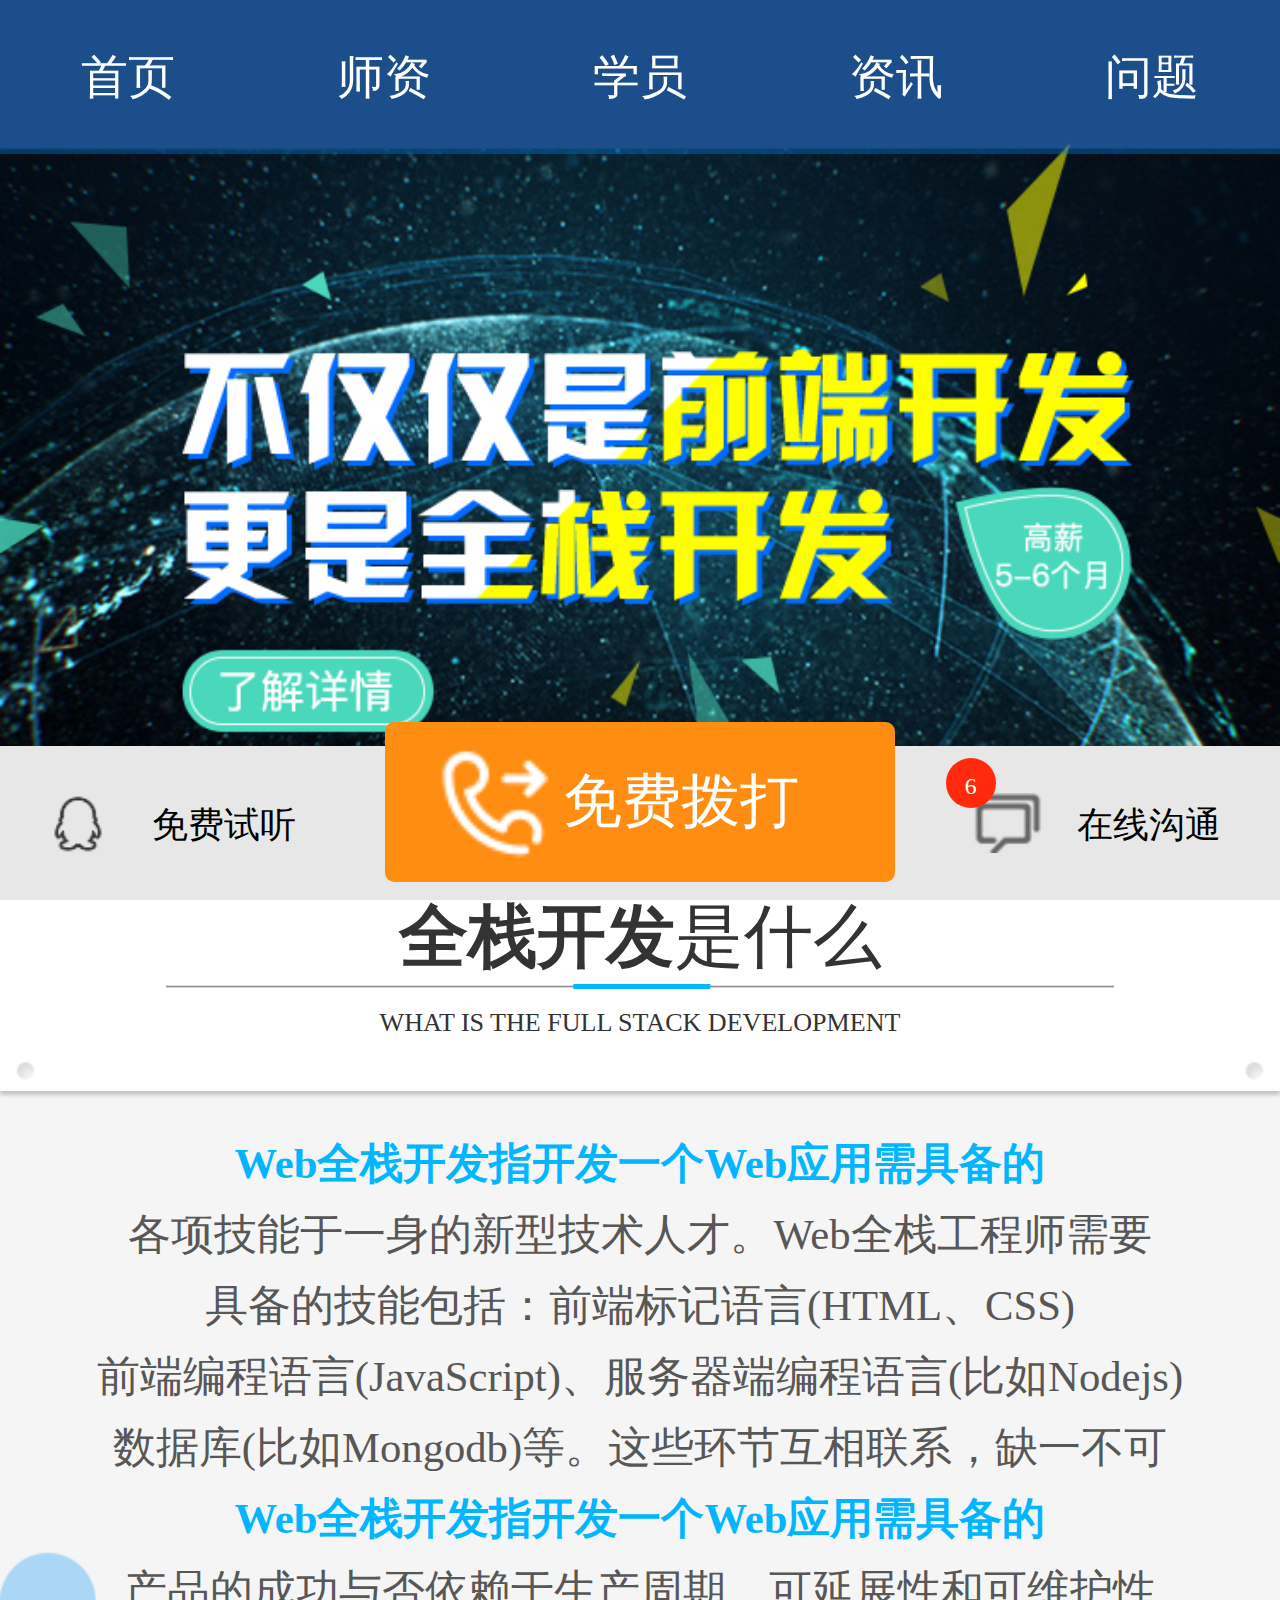
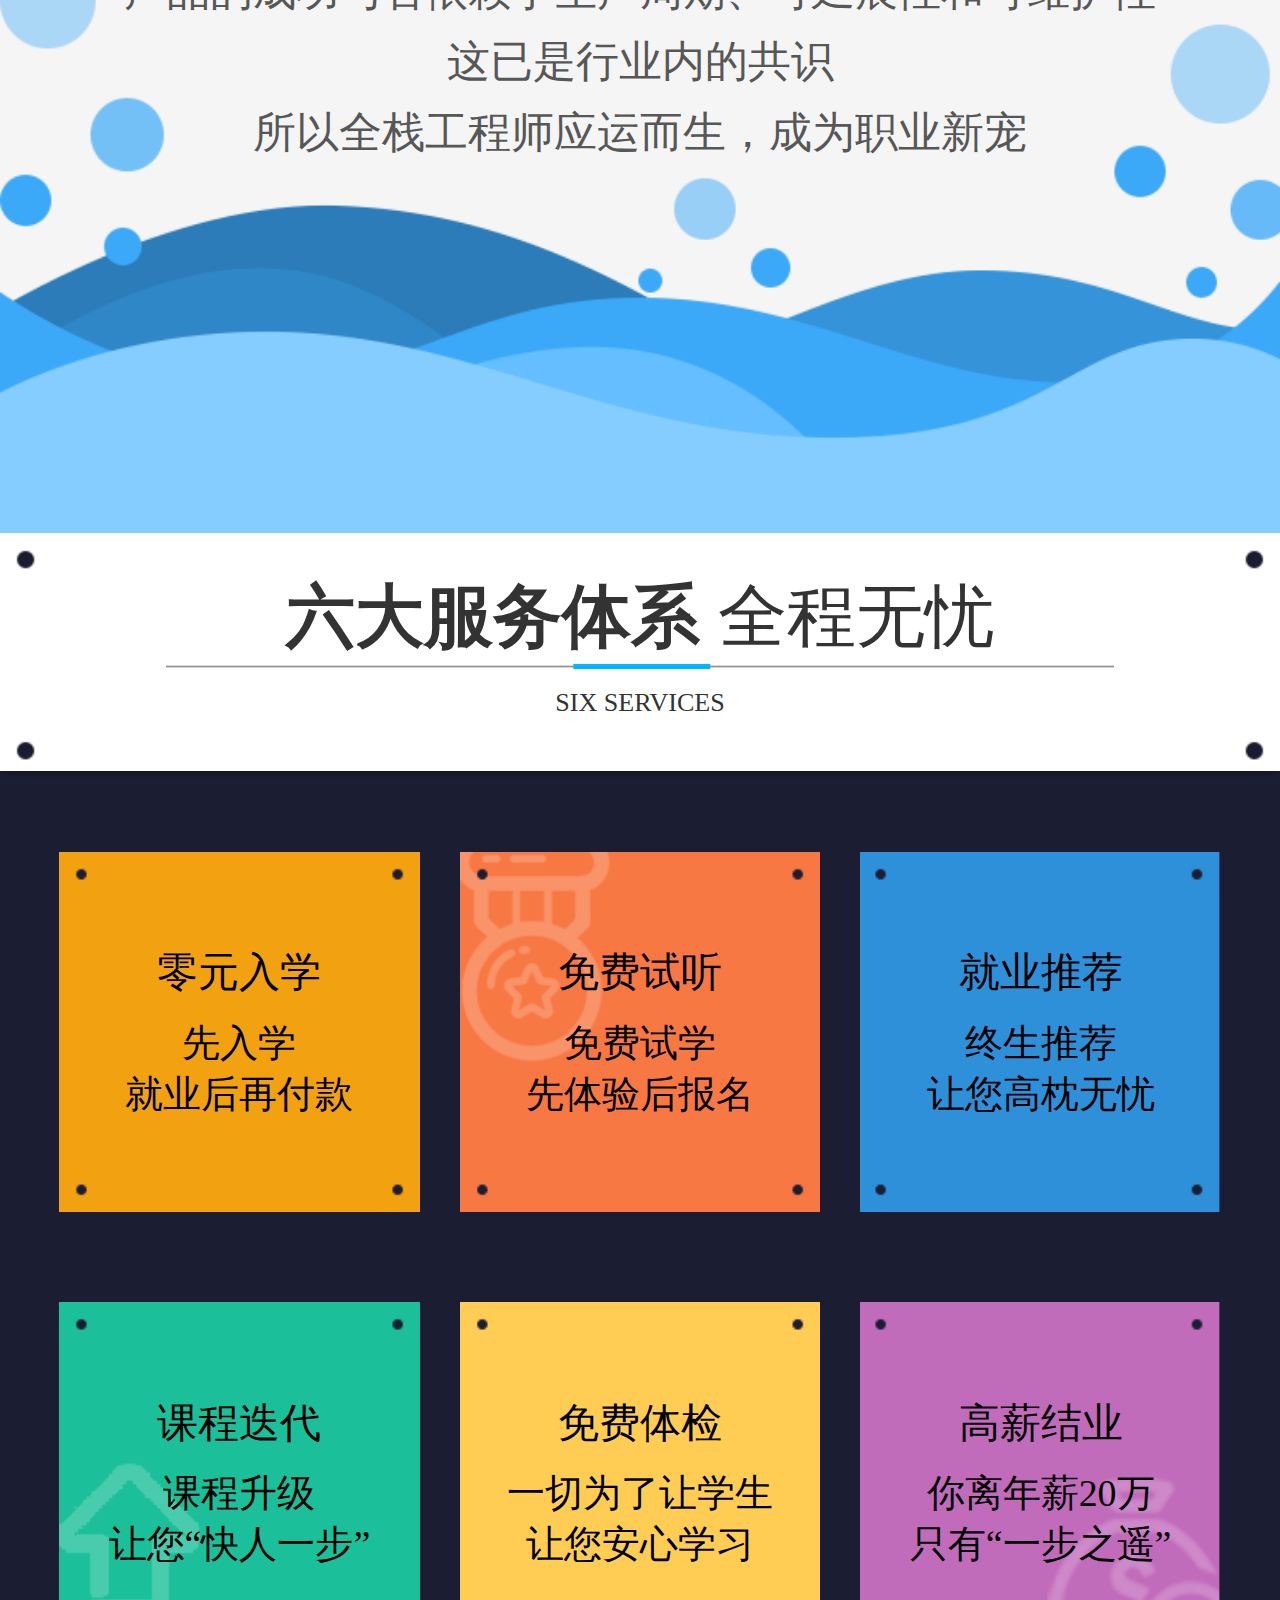
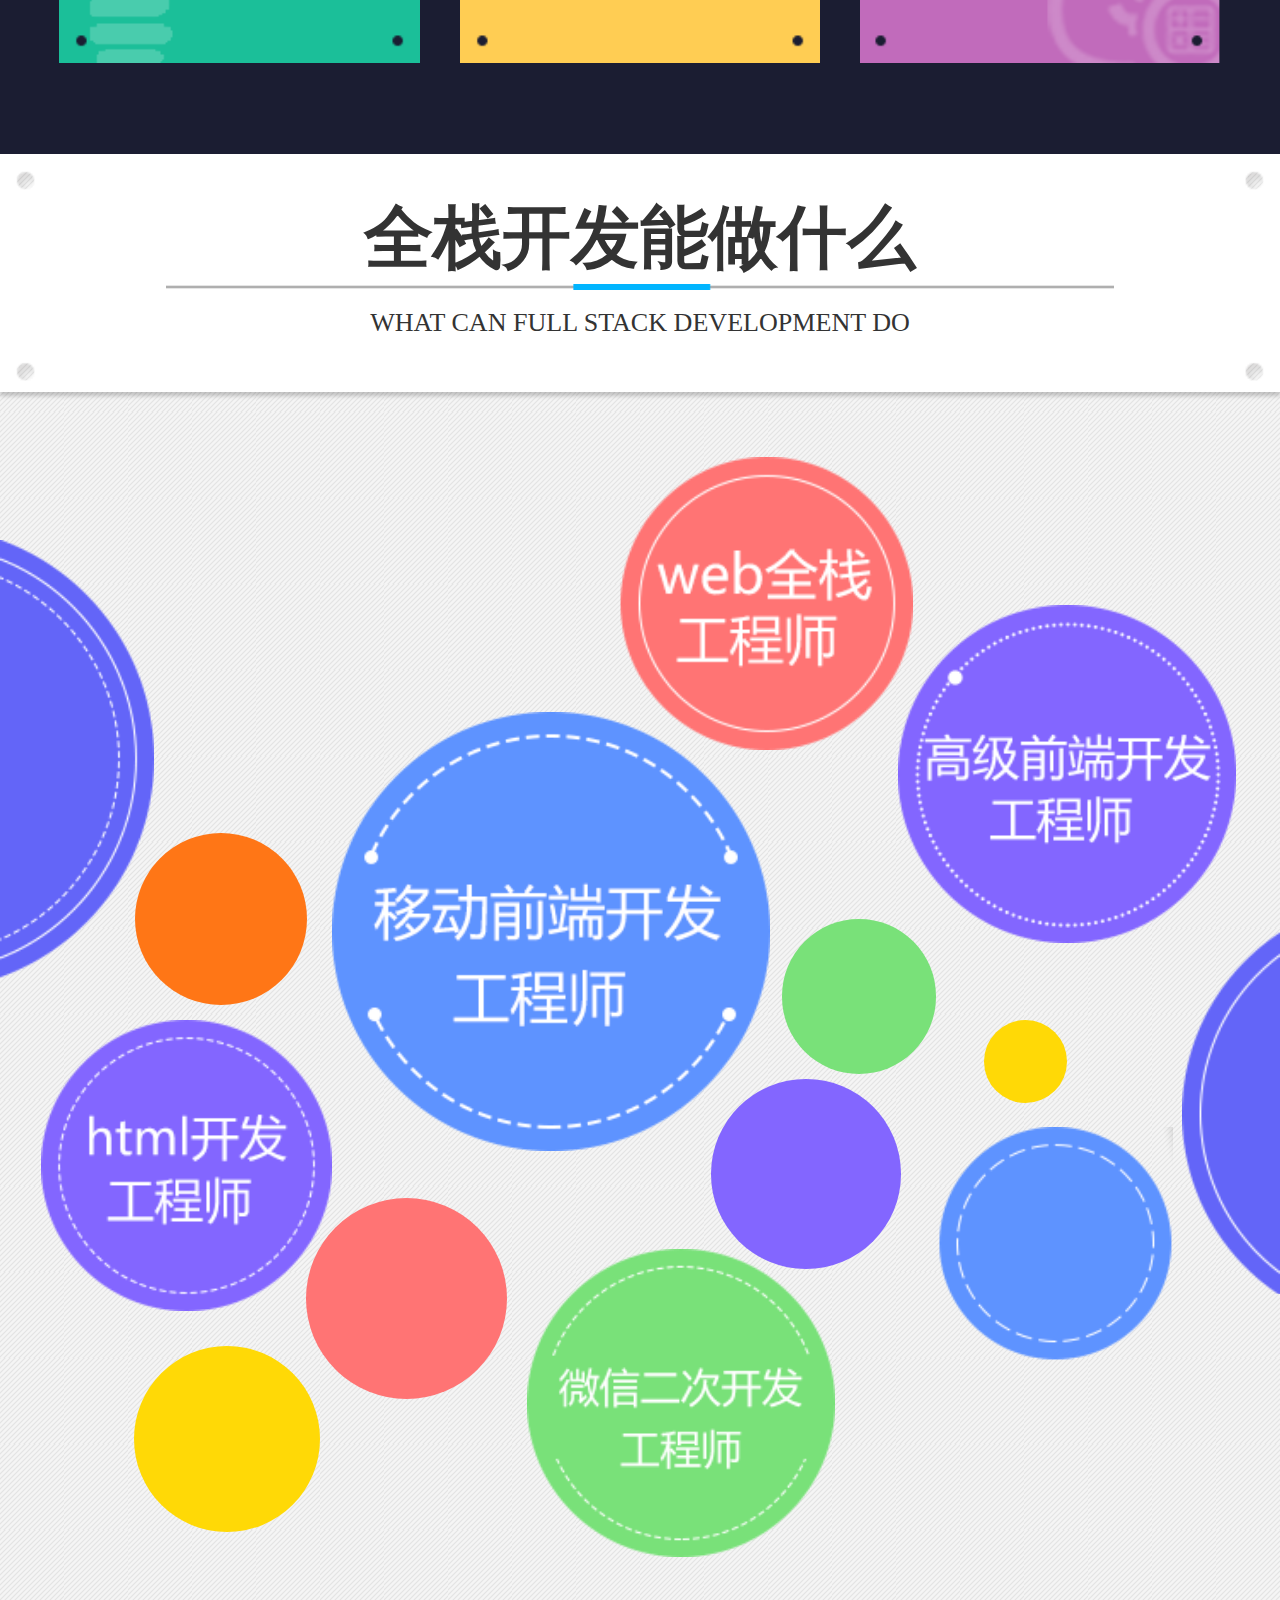
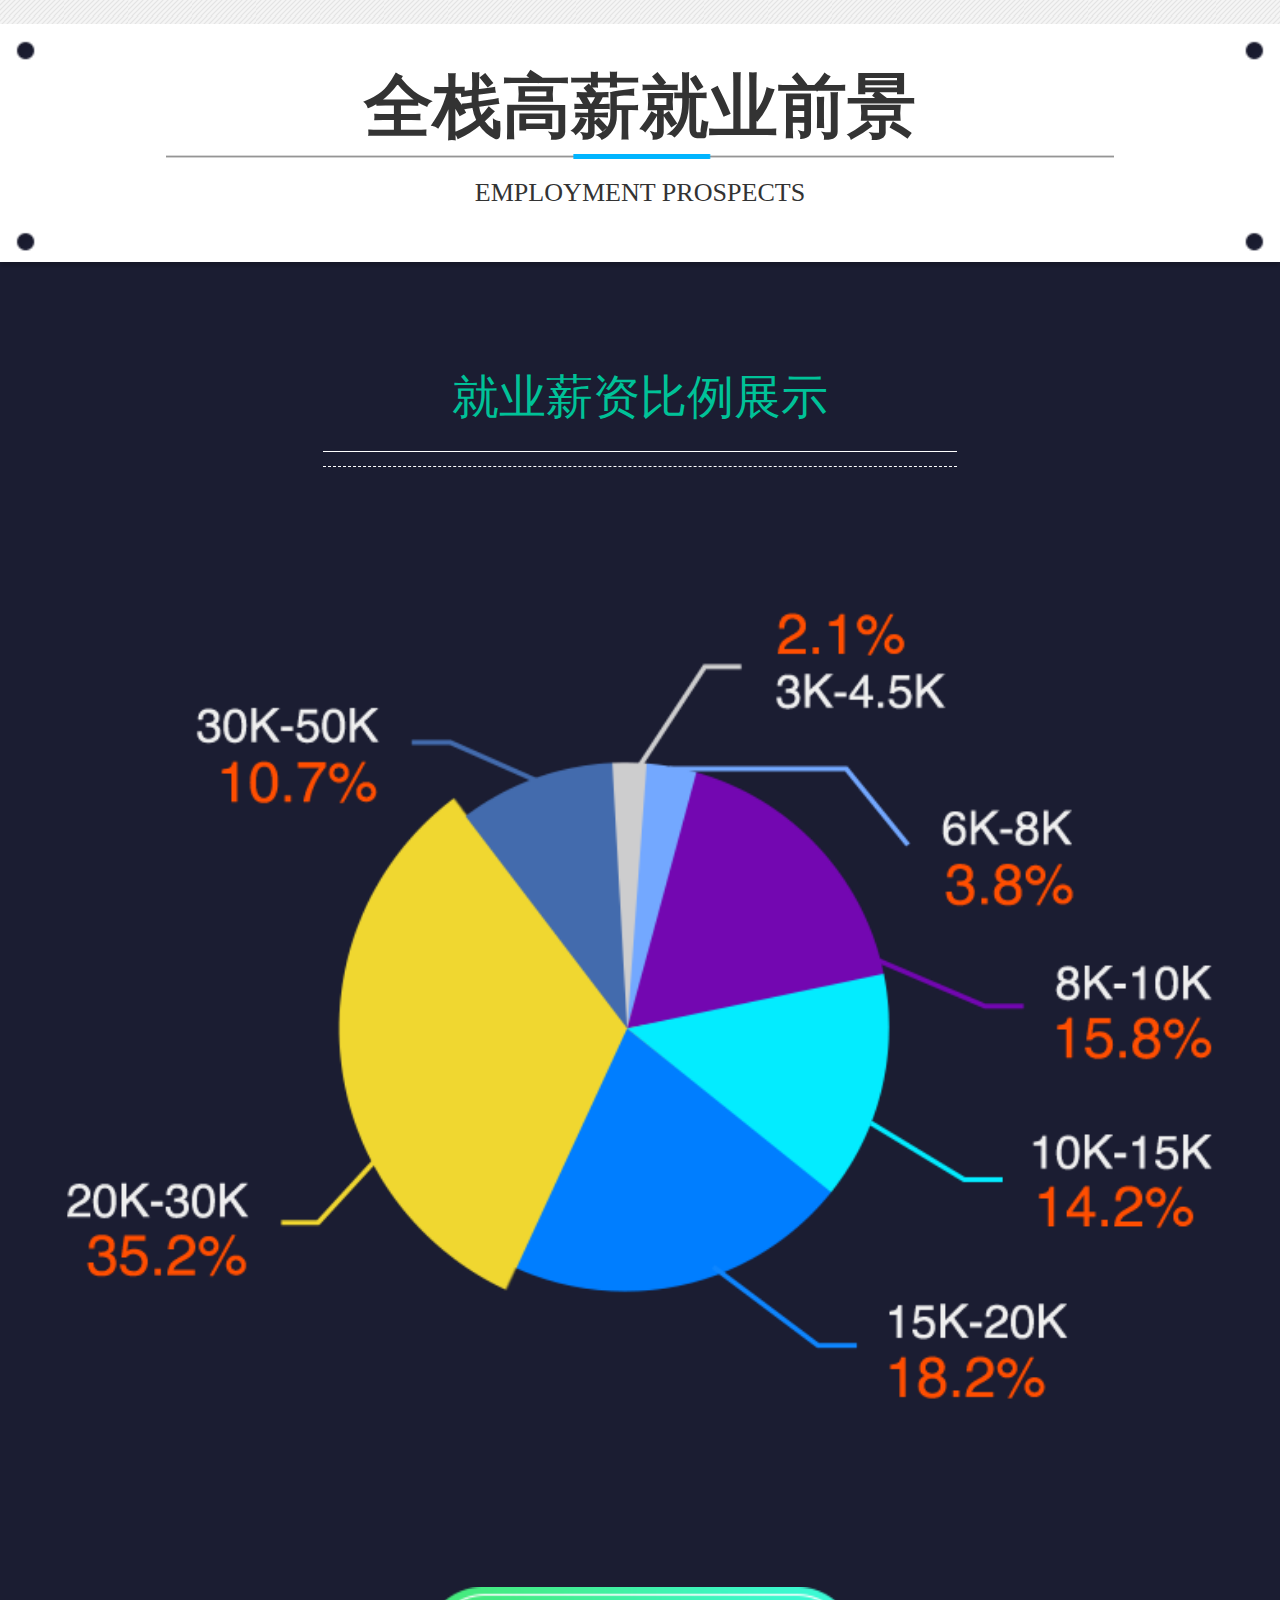
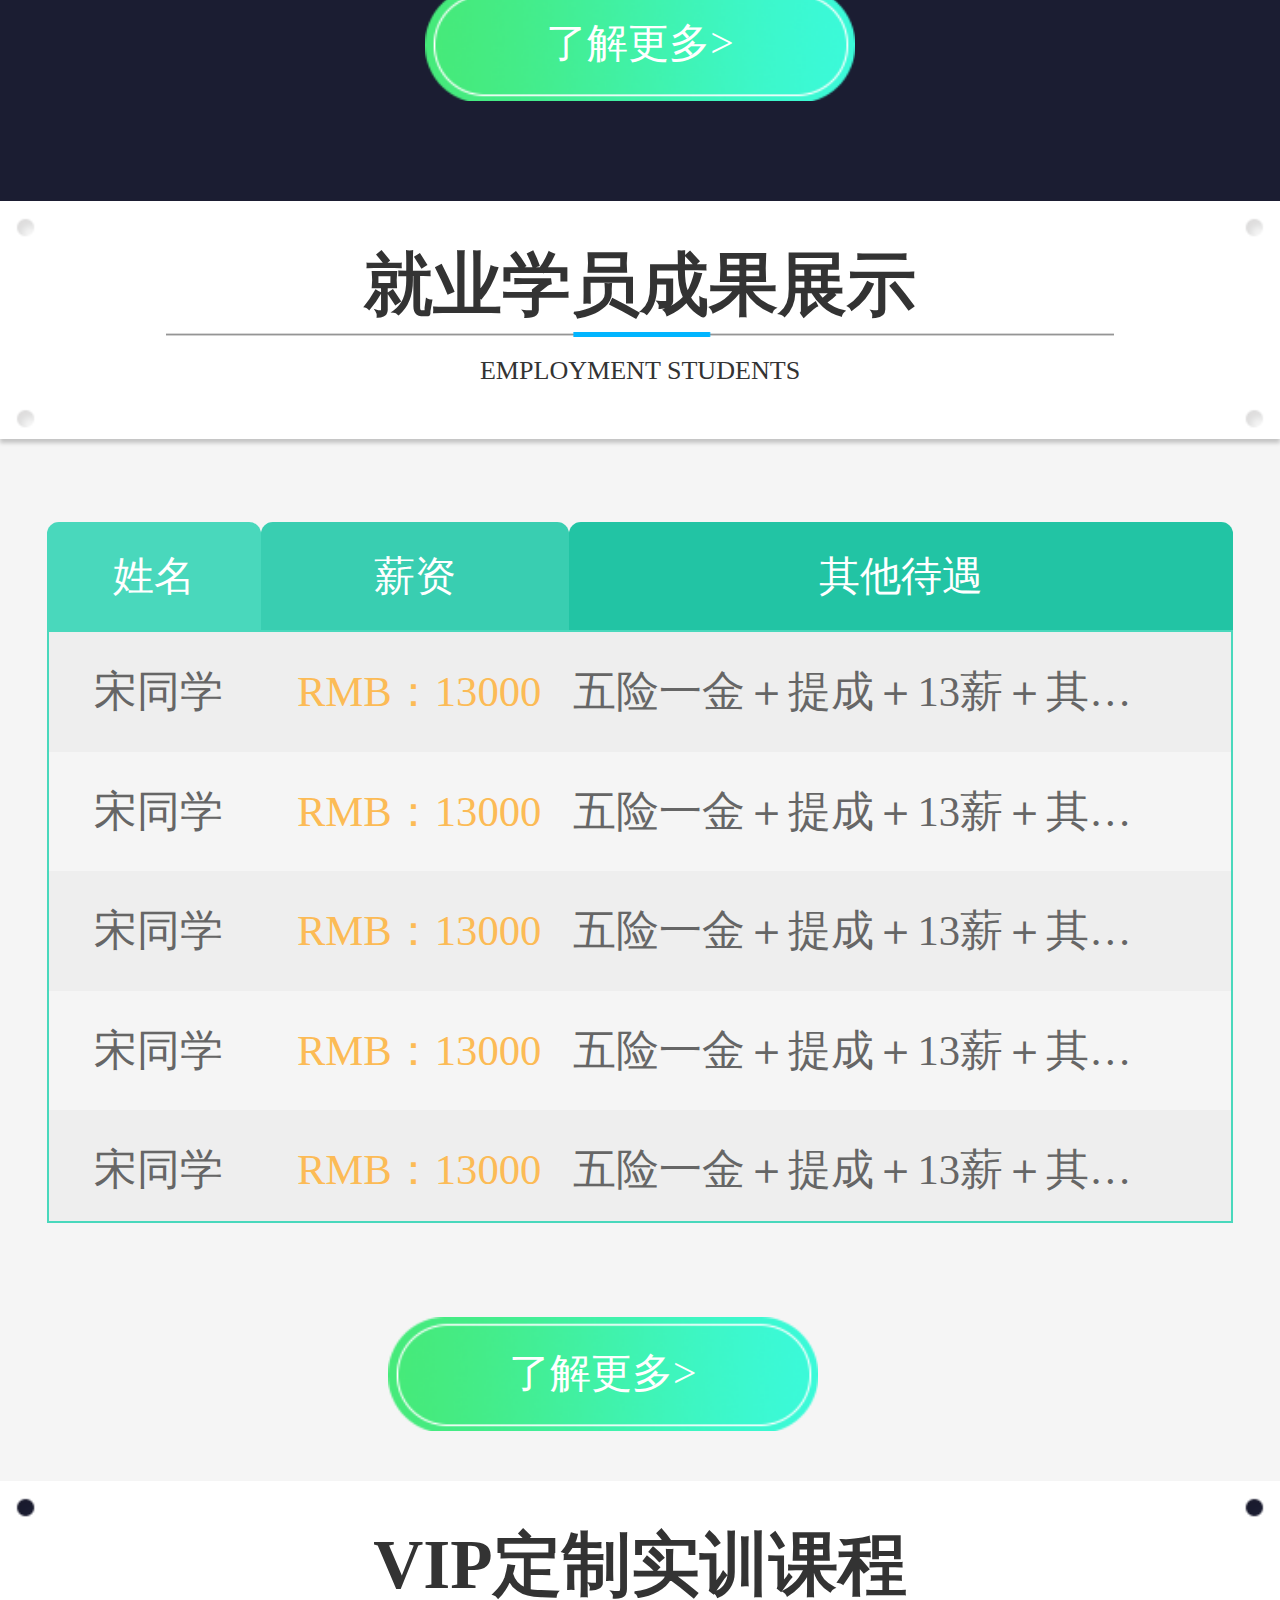
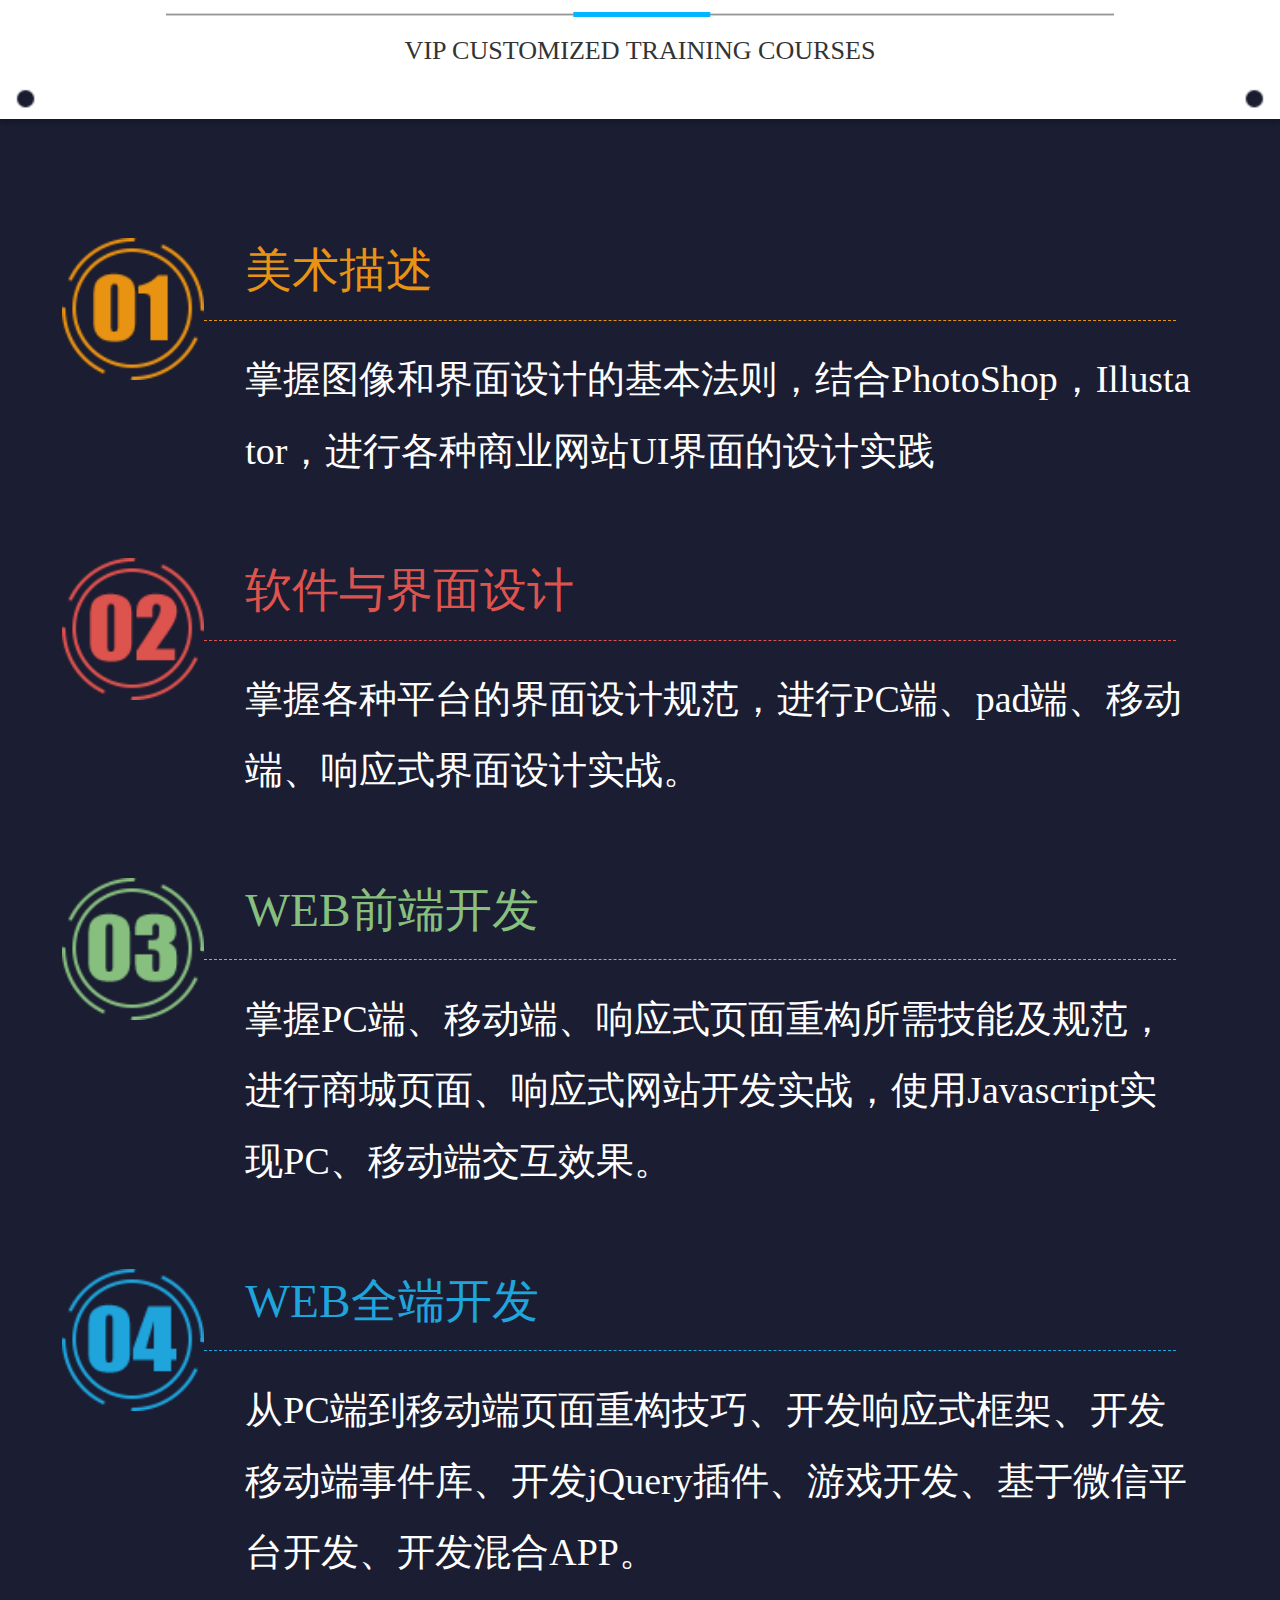
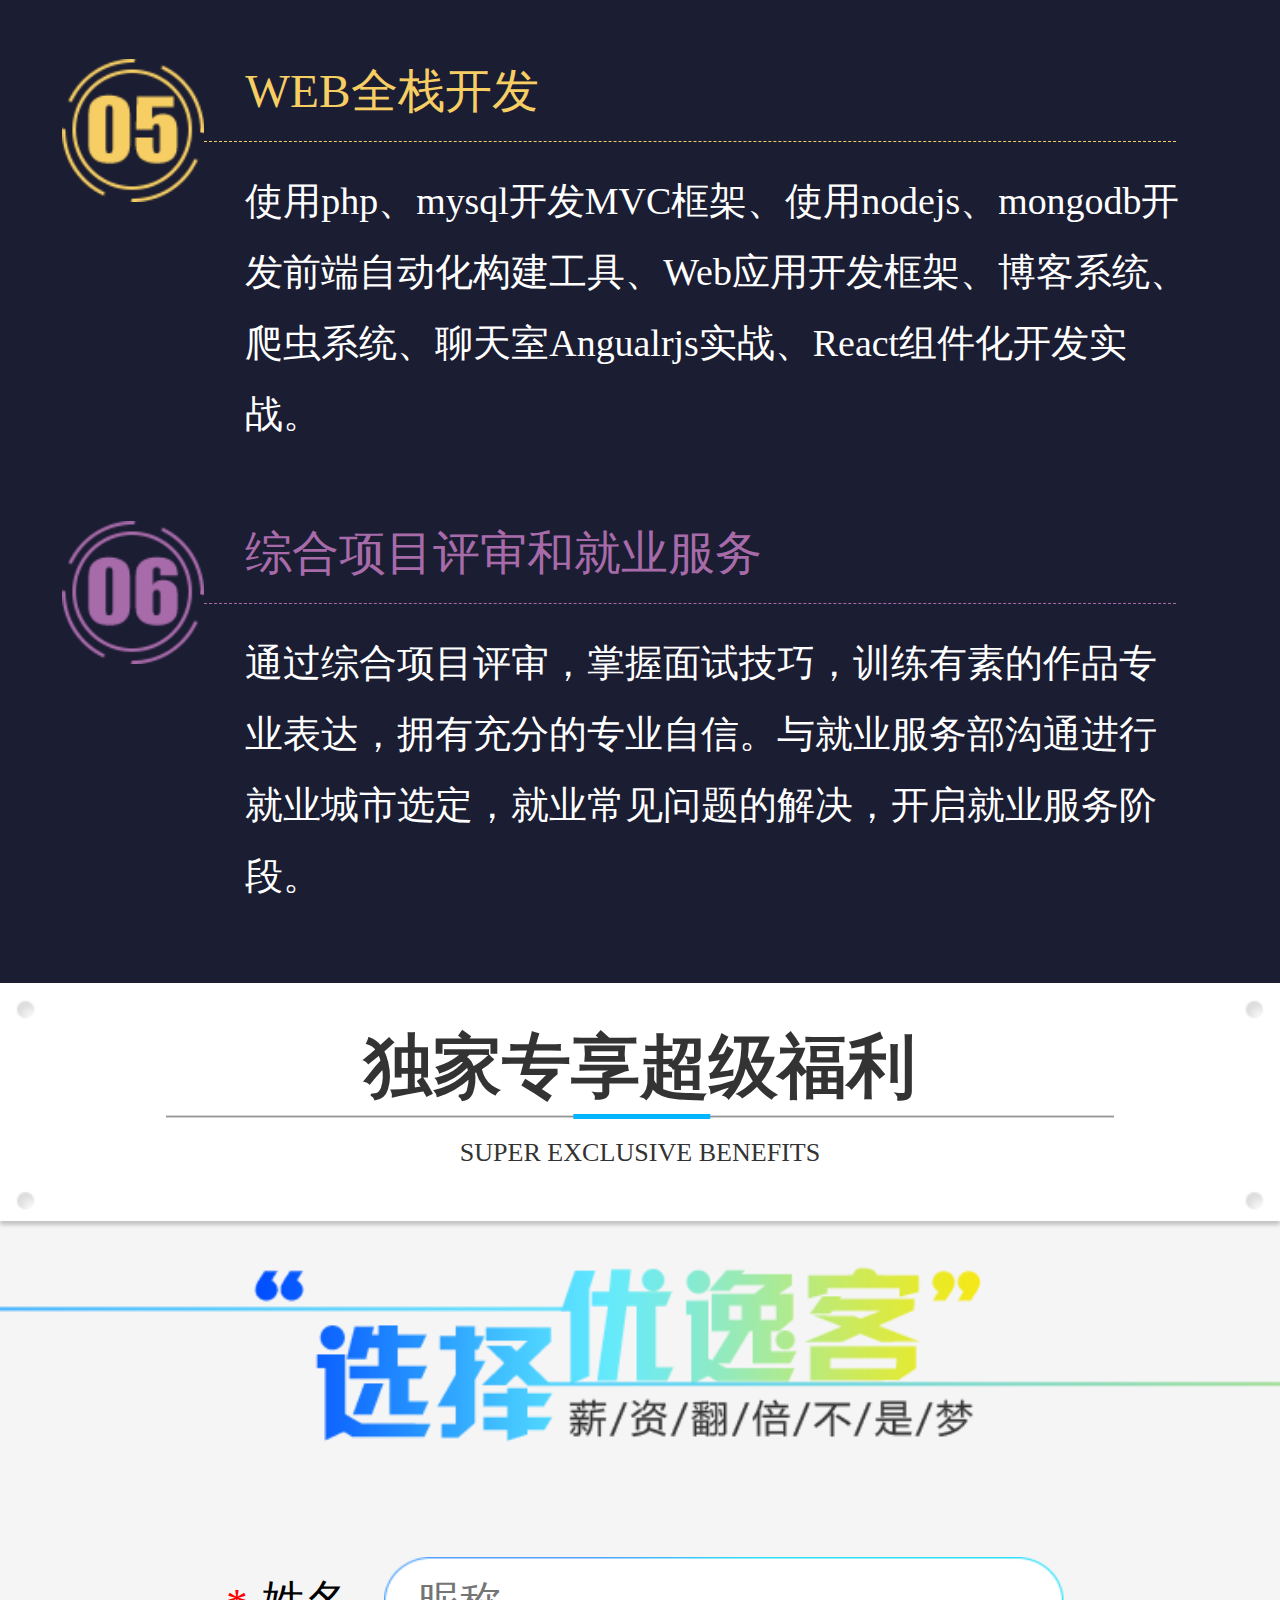
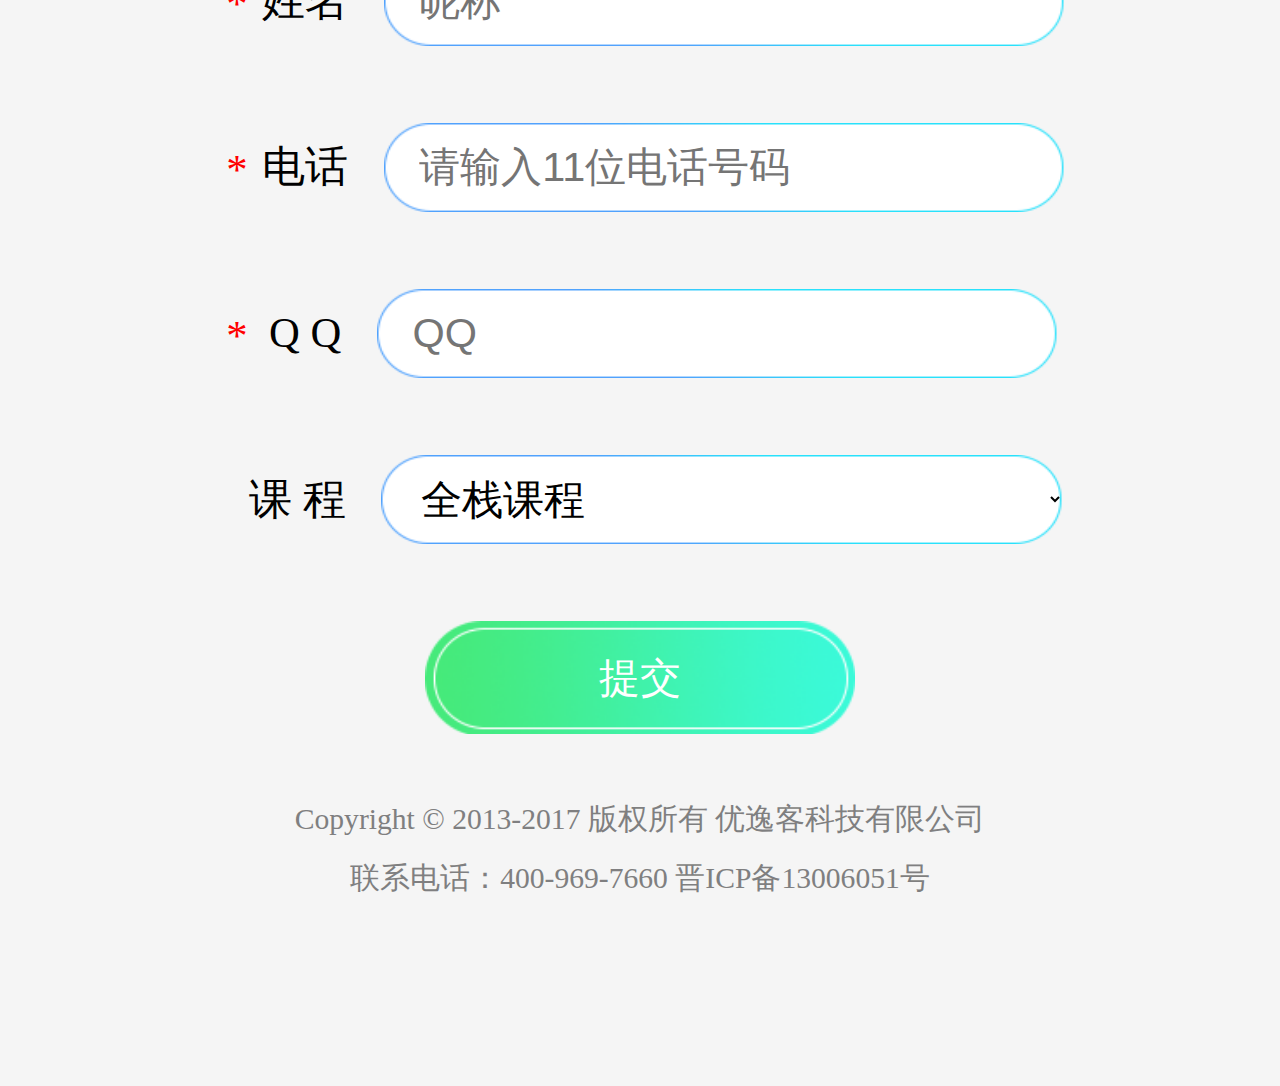
<file: qzkc.html>
<!DOCTYPE html>
<html lang="en">
    <head>
       <meta charset="utf-8">
        <meta name="viewport" content="width=device-width, initial-scale=1.0, maximum-scale=1.0, user-scalable=0">
        <link rel="stylesheet" href="css/qzkc.css">
       	<script src="js/index.js"></script>
    </head>
    <body>
    	<div class="banner">
    		<ul class="top">
    			<li><a href="index.html">首页</a></li>
    			<li><a href="jpjs.html">师资</a></li>
    			<li><a href="gxxy.html">学员</a></li>
    			<li><a href="mtbd.html">资讯</a></li>
    			<li><a href="rmwt.html">问题</a></li>
    		</ul>
    	</div>
    	<div class="ssm">
    		<div class="title">
    			<h3>全栈开发<span>是什么</span></h3>
    			<img src="img/qzkc/qztitleline.png" alt="">
    			<h4>what is the full stack development</h4>
    		</div>
    		<div class="box">
    			<p>
    				<span>Web全栈开发指开发一个Web应用需具备的</span>
    				<br>
    				各项技能于一身的新型技术人才。Web全栈工程师需要
    				<br>
					具备的技能包括：前端标记语言(HTML、CSS)
					<br>
					前端编程语言(JavaScript)、服务器端编程语言(比如Nodejs)
					<br>
					数据库(比如Mongodb)等。这些环节互相联系，缺一不可
					<br>
					<span>Web全栈开发指开发一个Web应用需具备的</span>
					<br>
					产品的成功与否依赖于生产周期、可延展性和可维护性
					<br>
					这已是行业内的共识
					<br>
					所以全栈工程师应运而生，成为职业新宠


    			</p>
    		</div>	
    	</div>

    	<div class="ssm fwtx">
    		<div class="title">
    			<h3>六大服务体系 <span>全程无忧</span></h3>
    			<img src="img/qzkc/qztitleline.png" alt="">
    			<h4>Six services</h4>
    		</div>
    		<div class="box1">
    			<div>
    				<div class="title1">零元入学
	    				<p>
	    					先入学
	    					<br>
	    					就业后再付款
	    				</p>
    				</div>
    			</div>
    			<div>
    				<div class="title1">免费试听
	    				<p>
	    					免费试学
	    					<br>
	    					先体验后报名
	    				</p>
    				</div>
    			</div>
    			<div>
    				<div class="title1">就业推荐
	    				<p>
	    					终生推荐
	    					<br>
	    					让您高枕无忧
	    				</p>
    				</div>
    			</div>
    			<div>
    				<div class="title1">课程迭代
	    				<p>
	    					课程升级
	    					<br>
	    					让您“快人一步”
	    				</p>
    				</div>
    			</div>
    			<div>
    				<div class="title1">免费体检
	    				<p>
	    					一切为了让学生
	    					<br>
	    					让您安心学习
	    				</p>
    				</div>
    			</div>
    			<div>
    				<div class="title1">高薪结业
	    				<p>
	    					你离年薪20万
	    					<br>
	    					只有“一步之遥”
	    				</p>
    				</div>
    			</div>
    		</div>	
    	</div>

    	<div class="ssm nzsm">
    		<div class="title">
    			<h3>全栈开发能做什么</h3>
    			<img src="img/qzkc/qztitleline.png" alt="">
    			<h4>What can Full stack development do</h4>
    		</div>
    		<div class="box3">
    			<div></div>
    			<div></div>
    			<div></div>
    			<div></div>
    			<div></div>
    			<div></div>
    			<div></div>
    			<div></div>
    			<div></div>
    			<div></div>
    			<div></div>
    			<div></div>
    			<div></div>
    			<div></div>

    		</div>
    	</div>

    	<div class="ssm jyqj">
    		<div class="title">
    			<h3>全栈高薪就业前景</h3>
    			<img src="img/qzkc/qztitleline.png" alt="">
    			<h4>Employment prospects</h4>
    		</div>
    		<div class="box4">
    			<div class="title4">
    				就业薪资比例展示
    				<div></div>
    			</div>
    			<img src="img/qzkc/qzbili.png" alt="">
    			<div class="gd">
    				了解更多>
    			</div>
    		</div>
    	</div>

    	<div class="ssm xyzs">
    		<div class="title">
    			<h3>就业学员成果展示</h3>
    			<img src="img/qzkc/qztitleline.png" alt="">
    			<h4>Employment students</h4>
    		</div>
    		<div class="box5">
    			<p>姓名</p>
    			<p>薪资</p>
    			<p>其他待遇</p>
				<div class="md">
					<p>
						<span>宋同学</span>
						<span>RMB：13000</span>
						<span>五险一金＋提成＋13薪＋其他福利</span>
					</p>
					<p style="background: #F5F5F5">
						<span>宋同学</span>
						<span>RMB：13000</span>
						<span>五险一金＋提成＋13薪＋其他福利</span>
					</p>
					<p>
						<span>宋同学</span>
						<span>RMB：13000</span>
						<span>五险一金＋提成＋13薪＋其他福利</span>
					</p>
					<p style="background: #F5F5F5">
						<span>宋同学</span>
						<span>RMB：13000</span>
						<span>五险一金＋提成＋13薪＋其他福利</span>
					</p>
					<p>
						<span>宋同学</span>
						<span>RMB：13000</span>
						<span>五险一金＋提成＋13薪＋其他福利</span>
					</p>
				</div>

				<div class="gd">
    				了解更多>
    			</div>


    		</div>
    	</div>

    	<div class="ssm vip">
    		<div class="title">
    			<h3>VIP定制实训课程</h3>
    			<img src="img/qzkc/qztitleline.png" alt="">
    			<h4>VIP customized training courses</h4>
    		</div>
    		<ul>
    			<li>
    				<img src="img/qzkc/sz1.png" alt="">
    				<img class="fd" src="img/qzkc/orange.png" alt="">
    				<h4>美术描述</h4>
    				<div></div>
    				<p>掌握图像和界面设计的基本法则，结合PhotoShop，Illustator，进行各种商业网站UI界面的设计实践</p>
    			</li>
    			<li>
    				<img src="img/qzkc/sz2.png" alt="">
    				<img class="fd" src="img/qzkc/red.png" alt="">
    				<h4>软件与界面设计</h4>
    				<div></div>
    				<p>掌握各种平台的界面设计规范，进行PC端、pad端、移动端、响应式界面设计实战。</p>
    			</li>
    			<li>
    				<img src="img/qzkc/sz3.png" alt="">
    				<img class="fd" src="img/qzkc/green.png" alt="">
    				<h4>WEB前端开发</h4>
    				<div></div>
    				<p>掌握PC端、移动端、响应式页面重构所需技能及规范，进行商城页面、响应式网站开发实战，使用Javascript实现PC、移动端交互效果。</p>
    			</li>
    			<li>
    				<img src="img/qzkc/sz4.png" alt="">
    				<img class="fd" src="img/qzkc/blue.png" alt="">
    				<h4>WEB全端开发</h4>
    				<div></div>
    				<p>从PC端到移动端页面重构技巧、开发响应式框架、开发移动端事件库、开发jQuery插件、游戏开发、基于微信平台开发、开发混合APP。</p>
    			</li>
    			<li>
    				<img src="img/qzkc/sz5.png" alt="">
    				<img class="fd" src="img/qzkc/yellow.png" alt="">
    				<h4>WEB全栈开发</h4>
    				<div></div>
    				<p>使用php、mysql开发MVC框架、使用nodejs、mongodb开发前端自动化构建工具、Web应用开发框架、博客系统、爬虫系统、聊天室Angualrjs实战、React组件化开发实战。</p>
    			</li>
    			<li>
    				<img src="img/qzkc/sz6.png" alt="">
    				<img class="fd" src="img/qzkc/pursle.png" alt="">
    				<h4>综合项目评审和就业服务</h4>
    				<div></div>
    				<p>通过综合项目评审，掌握面试技巧，训练有素的作品专业表达，拥有充分的专业自信。与就业服务部沟通进行就业城市选定，就业常见问题的解决，开启就业服务阶段。</p>
    			</li>
    		</ul>	
    	</div>


    	<div class="ssm cjfl">
    		<div class="title">
    			<h3>独家专享超级福利</h3>
    			<img src="img/qzkc/qztitleline.png" alt="">
    			<h4>Super exclusive benefits</h4>
    		</div>
    		<img src="img/qzkc/qzyyk.png" alt="">
    		<div>
	    		<form action="">
	    			<span>*</span>姓名<input type="text" placeholder="昵称">
	    			<br>
	    			<span>*</span>电话<input type="text" placeholder="请输入11位电话号码">
	    			<br>
	    			<span>*</span>Q Q<input type="text" placeholder="QQ">
	    			<br>
	    			
	    			&nbsp;&nbsp;&nbsp;课 程<select name="" id="">
	    				<option value="">UI课程</option>
	    				<option value="">前端课程</option>
	    				<option value="" selected="">全栈课程</option>
	    				<option value="">PHP课程</option>
	    			</select>

                    <input class="gd" type="submit" value="提交">
	    		</form>
	    	</div>

			

    		<p class="yy">Copyright © 2013-2017 版权所有 优逸客科技有限公司</p>
    		<p>联系电话：400-969-7660 晋ICP备13006051号</p>
    	</div>

    	<div class="xx">
			<div>
				<img src="img/qq.png" alt="">
				<p>免费试听</p>
			</div>

			<div>
				<img src="img/xx.png" alt="">
				<p>在线沟通</p>
				<div class="dd">6</div>
			</div>
		</div>
		<div class="hs">
			<img src="img/dh.png" alt="">
			<span>免费拨打</span>
		</div>



    </body>
</html>
</file>
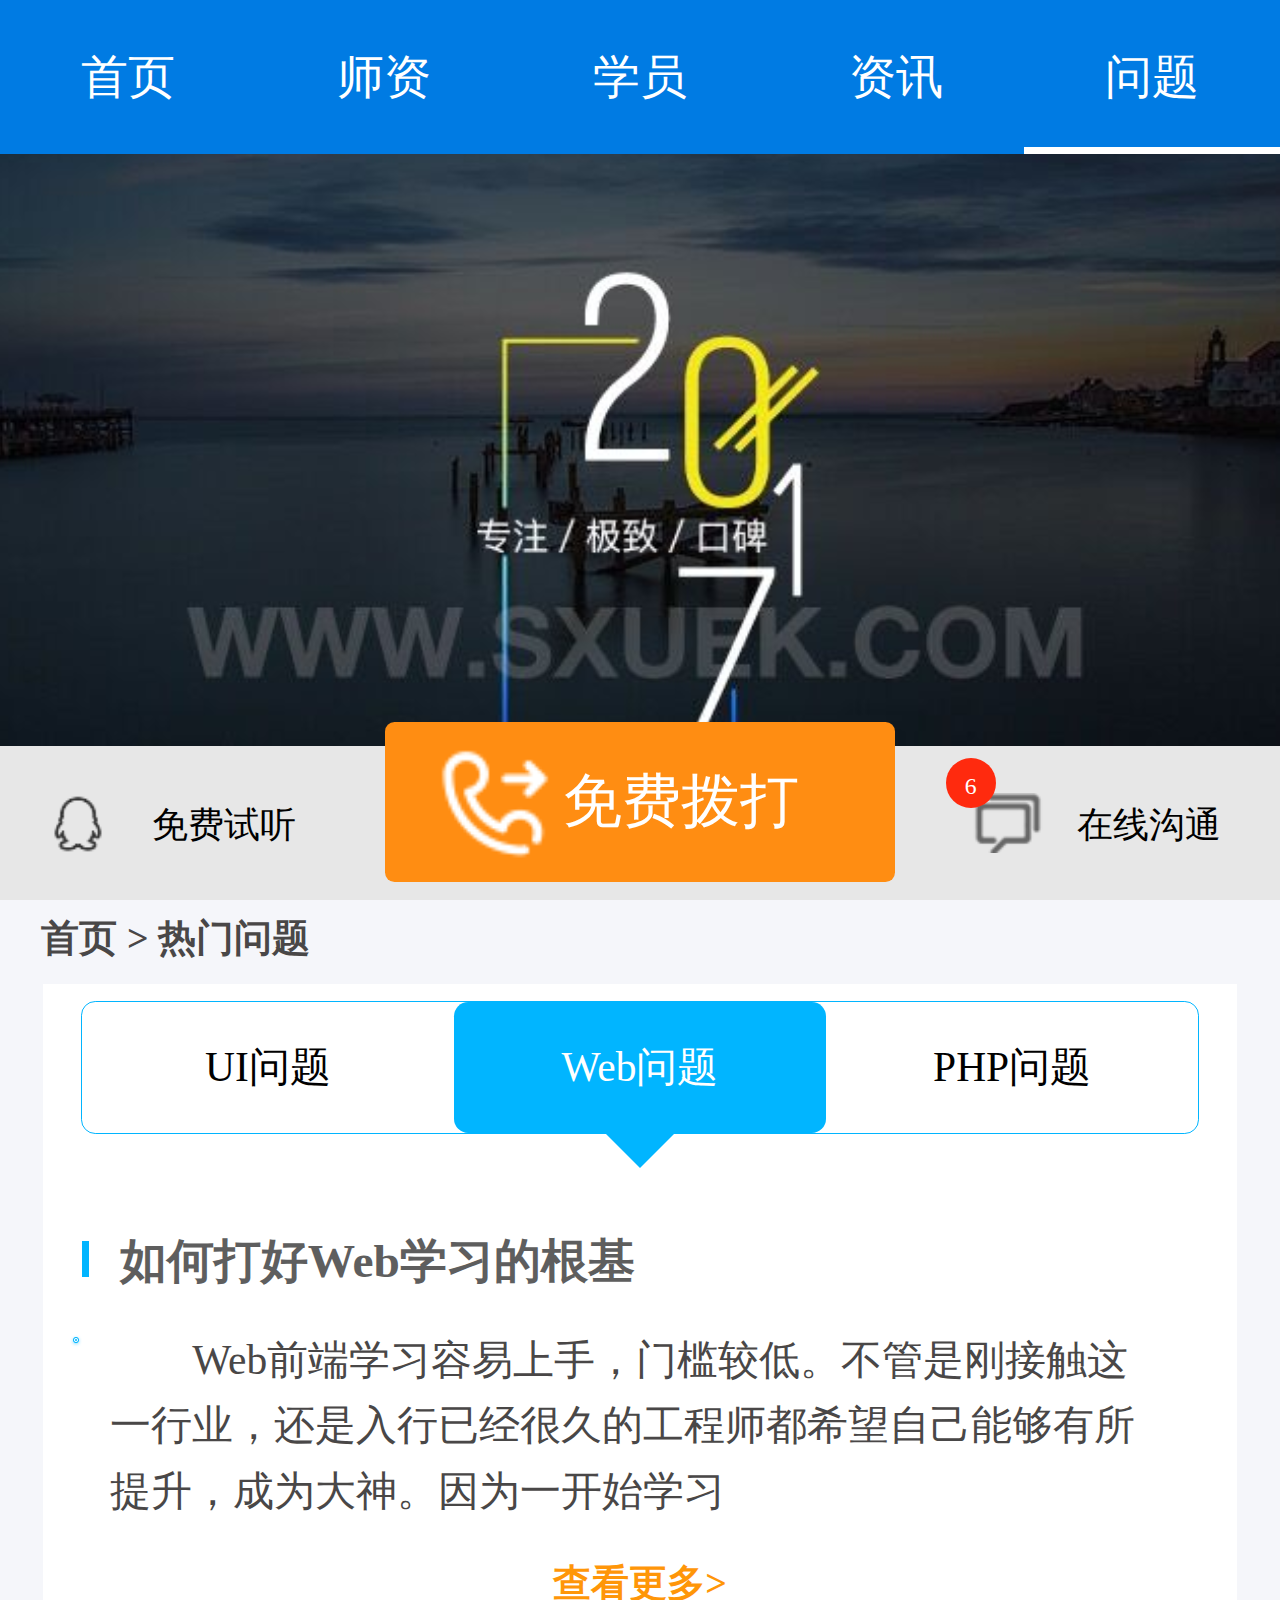
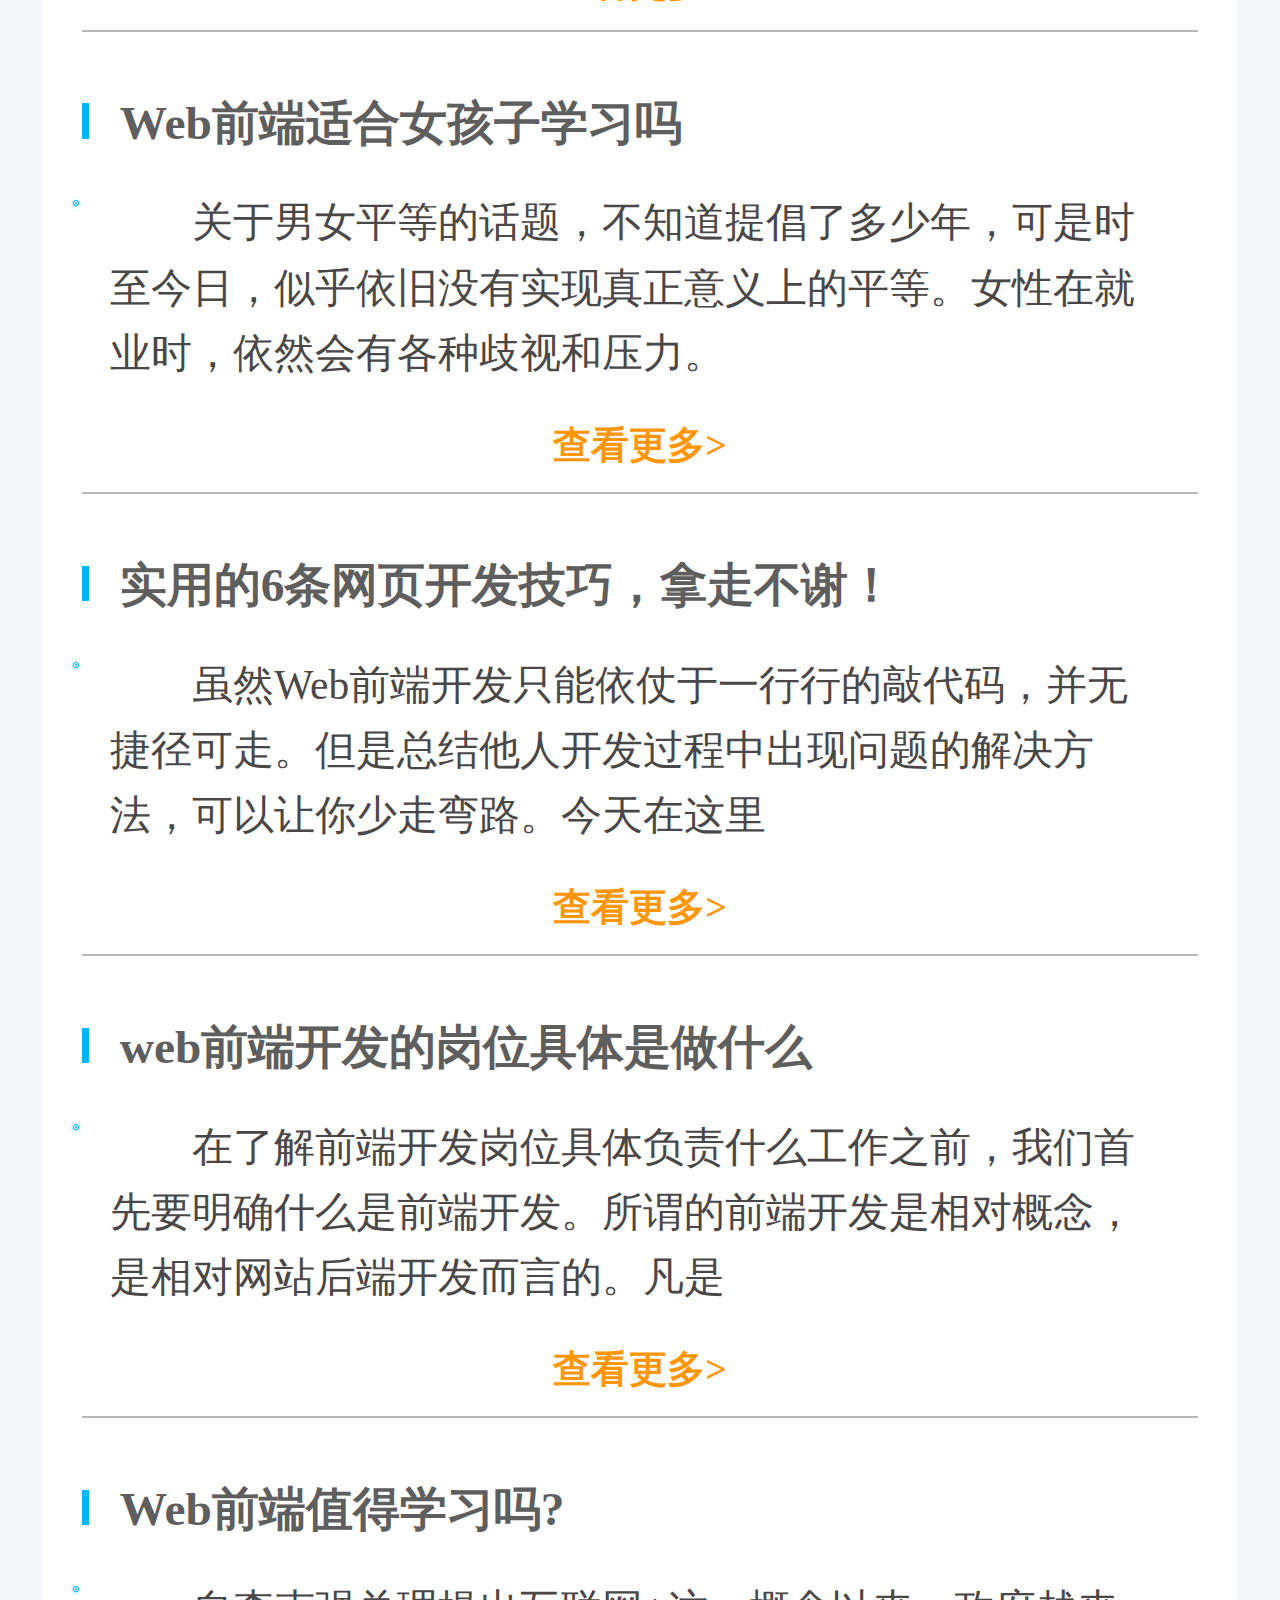
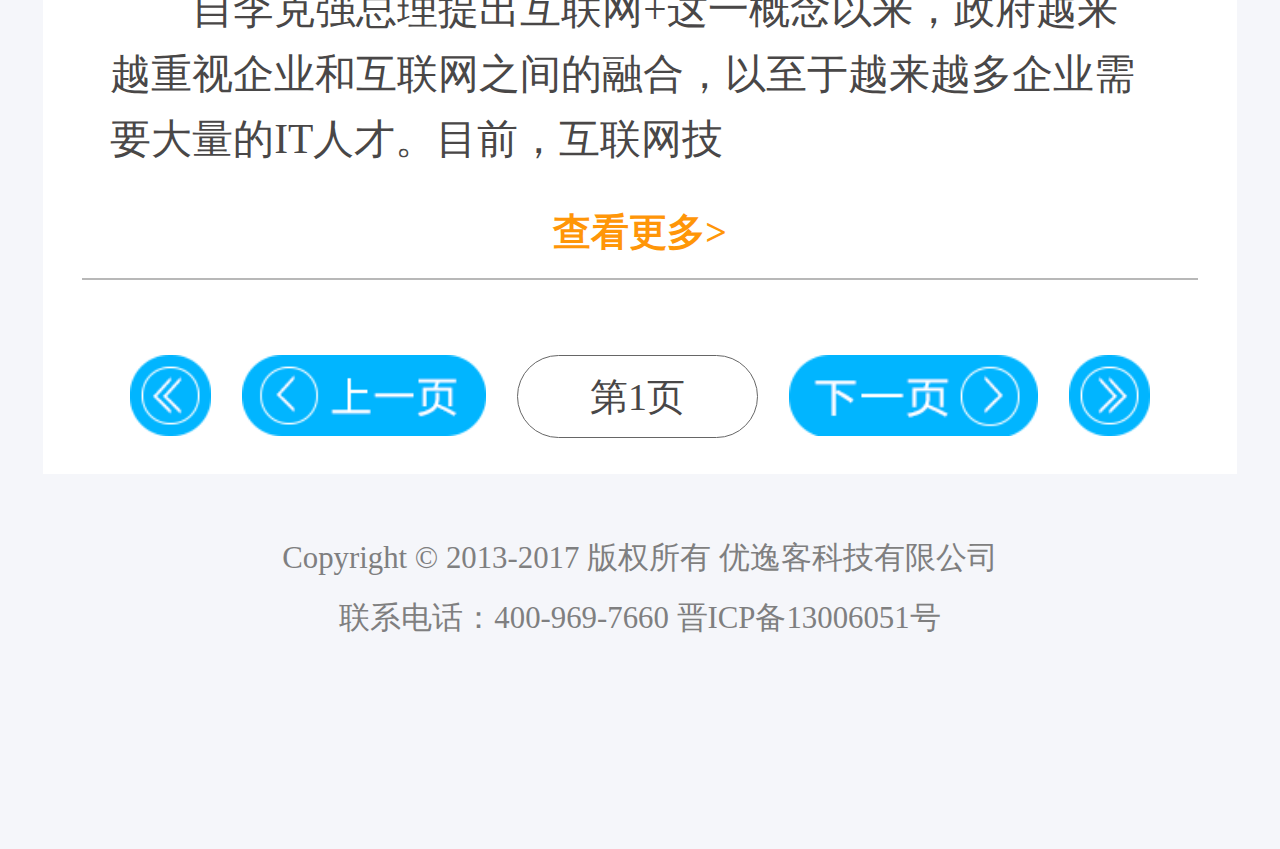
<file: rmwt.html>
<!DOCTYPE html>
<html lang="en">
     <head>
       <meta charset="utf-8">
        <meta name="viewport" content="width=device-width, initial-scale=1.0, maximum-scale=1.0, user-scalable=0">
        <link rel="stylesheet" href="css/rmwt.css">
       	<script src="js/index.js"></script>
    </head>
    <body>
    	<div class="banner">
    		<ul class="top">
    			<li><a href="index.html">首页</a></li>
    			<li>
    				<a href="jpjs.html">师资</a>
					
    			</li>
    			<li><a href="gxxy.html">学员</a></li>
    			<li>
    				<a href="mtbd.html">资讯</a>	
    			</li>
    			<li><a href="">问题</a>
    				<div></div>
    			</li>
    		</ul>
    	</div>



    	<div class="box">
    		<div class="title">
	    		<a href="index.html">首页</a>
	    		>
	    		热门问题
			</div>


			<div class="bj">
				
				<ul>
					<li>
						<a href="">UI问题</a>
						
					</li>
					<li><a href="">Web问题</a>
						<div class="sj"></div>
					</li>
					<li><a href="">PHP问题</a></li>
				</ul>
				<div class="kk"></div>
				<div class="box1">
					<a href="">
						<div class="r1">
							<div class="sk">
							</div>
							<span>如何打好Web学习的根基</span>
							<br>

							<img src="img/rmwt/hot_01.png" alt="">

							<p>　　Web前端学习容易上手，门槛较低。不管是刚接触这一行业，还是入行已经很久的工程师都希望自己能够有所提升，成为大神。因为一开始学习   </p>
	                        <div class="gd">
	                            查看更多>
	                        </div>
						</div>
					</a>

					<a href="">
						<div class="r1">
							<div class="sk">
							</div>
							<span>Web前端适合女孩子学习吗</span>
							<br>

							<img src="img/rmwt/hot_01.png" alt="">

							<p>　　关于男女平等的话题，不知道提倡了多少年，可是时至今日，似乎依旧没有实现真正意义上的平等。女性在就业时，依然会有各种歧视和压力。      </p>
	                        <div class="gd">
	                            查看更多>
	                        </div>
						</div>
					</a>

					<a href="">
						<div class="r1">
							<div class="sk">
							</div>
							<span>实用的6条网页开发技巧，拿走不谢！</span>
							<br>

							<img src="img/rmwt/hot_01.png" alt="">

							<p>　　虽然Web前端开发只能依仗于一行行的敲代码，并无捷径可走。但是总结他人开发过程中出现问题的解决方法，可以让你少走弯路。今天在这里     </p>
	                        <div class="gd">
	                            查看更多>
	                        </div>
						</div>
					</a>

					<a href="">
						<div class="r1">
							<div class="sk">
							</div>
							<span>web前端开发的岗位具体是做什么</span>
							<br>

							<img src="img/rmwt/hot_01.png" alt="">

							<p>　　在了解前端开发岗位具体负责什么工作之前，我们首先要明确什么是前端开发。所谓的前端开发是相对概念，是相对网站后端开发而言的。凡是     </p>
	                        <div class="gd">
	                            查看更多>
	                        </div>
						</div>
					</a>

					<a href="">
						<div class="r1">
							<div class="sk">
							</div>
							<span>Web前端值得学习吗?</span>
							<br>

							<img src="img/rmwt/hot_01.png" alt="">

							<p>　　自李克强总理提出互联网+这一概念以来，政府越来越重视企业和互联网之间的融合，以至于越来越多企业需要大量的IT人才。目前，互联网技     </p>
	                        <div class="gd">
	                            查看更多>
	                        </div>
						</div>
					</a>
				</div>
			</div>
	    	


	    	<div class="fydh">
	    		<div>
	    			<a href=""><img src="img/mtbd/s1.png" alt=""></a>
	    			<a href=""><img src="img/mtbd/s2.png" alt=""></a>
	    			<a href="">第1页</a>
	    			<a href=""><img src="img/mtbd/s3.png" alt=""></a>
	    			<a href=""><img src="img/mtbd/s4.png" alt=""></a>
	    		</div>
	    	</div>

	    	<div class="coy">
	    		<p class="yy">Copyright © 2013-2017 版权所有 优逸客科技有限公司</p>
    			<p>联系电话：400-969-7660 晋ICP备13006051号</p>
	    	</div>

    	</div>

    	<div class="xx">
			<div>
				<img src="img/qq.png" alt="">
				<p>免费试听</p>
			</div>

			<div>
				<img src="img/xx.png" alt="">
				<p>在线沟通</p>
				<div class="dd">6</div>
			</div>
		</div>
		<div class="hs">
			<img src="img/dh.png" alt="">
			<span>免费拨打</span>
		</div>
    </body>
</html>
</file>
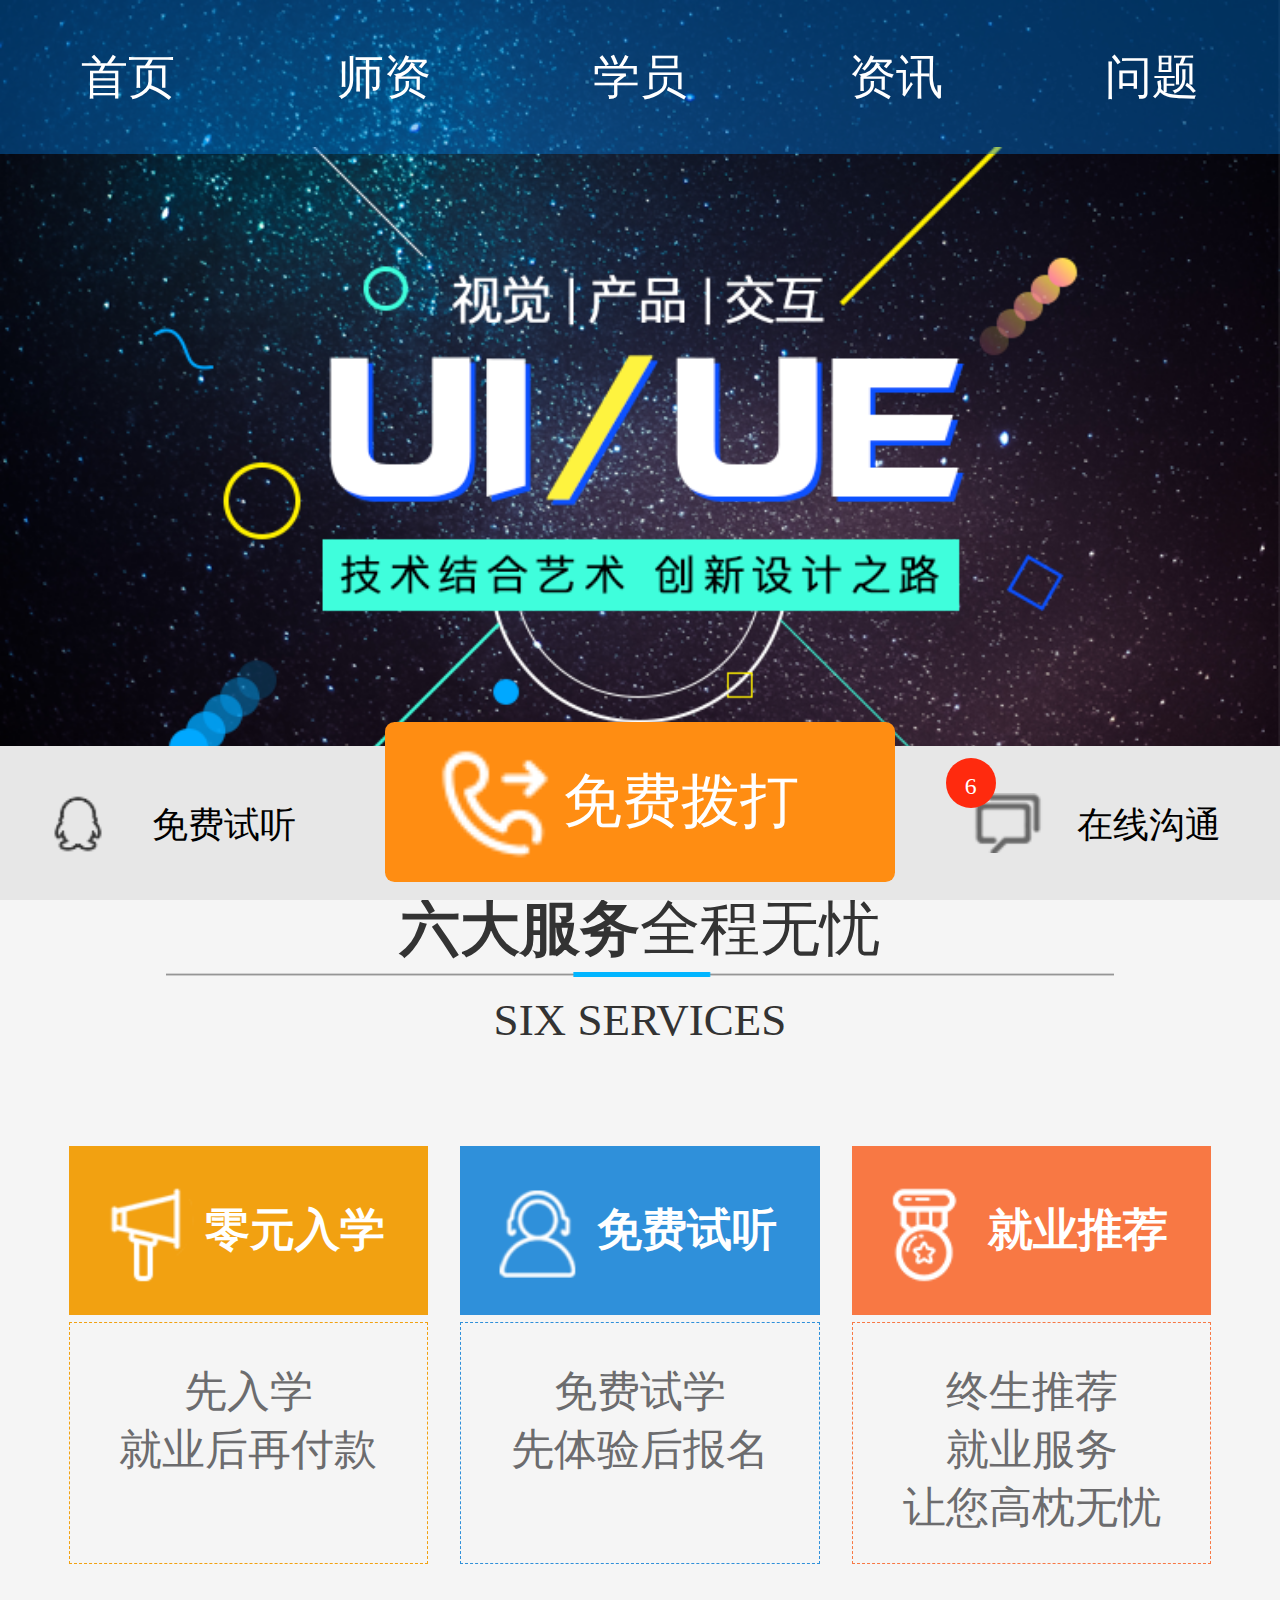
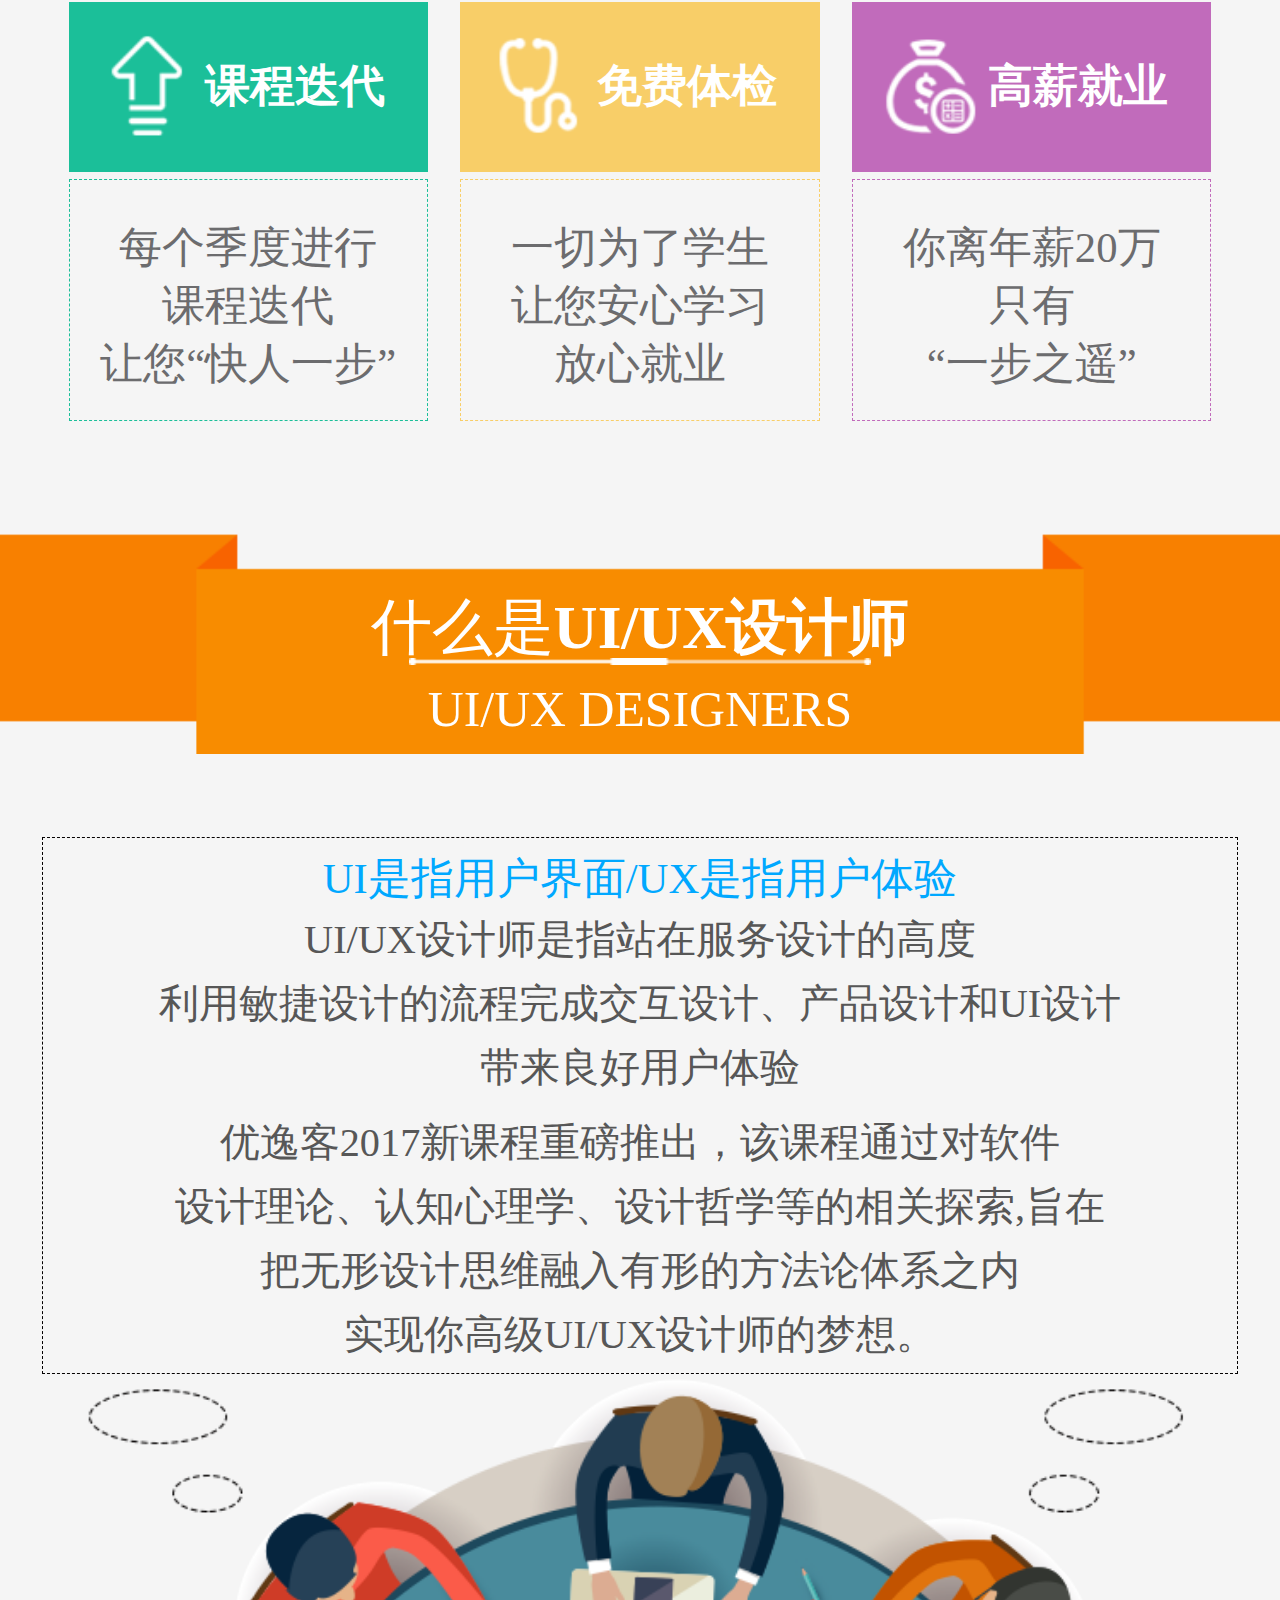
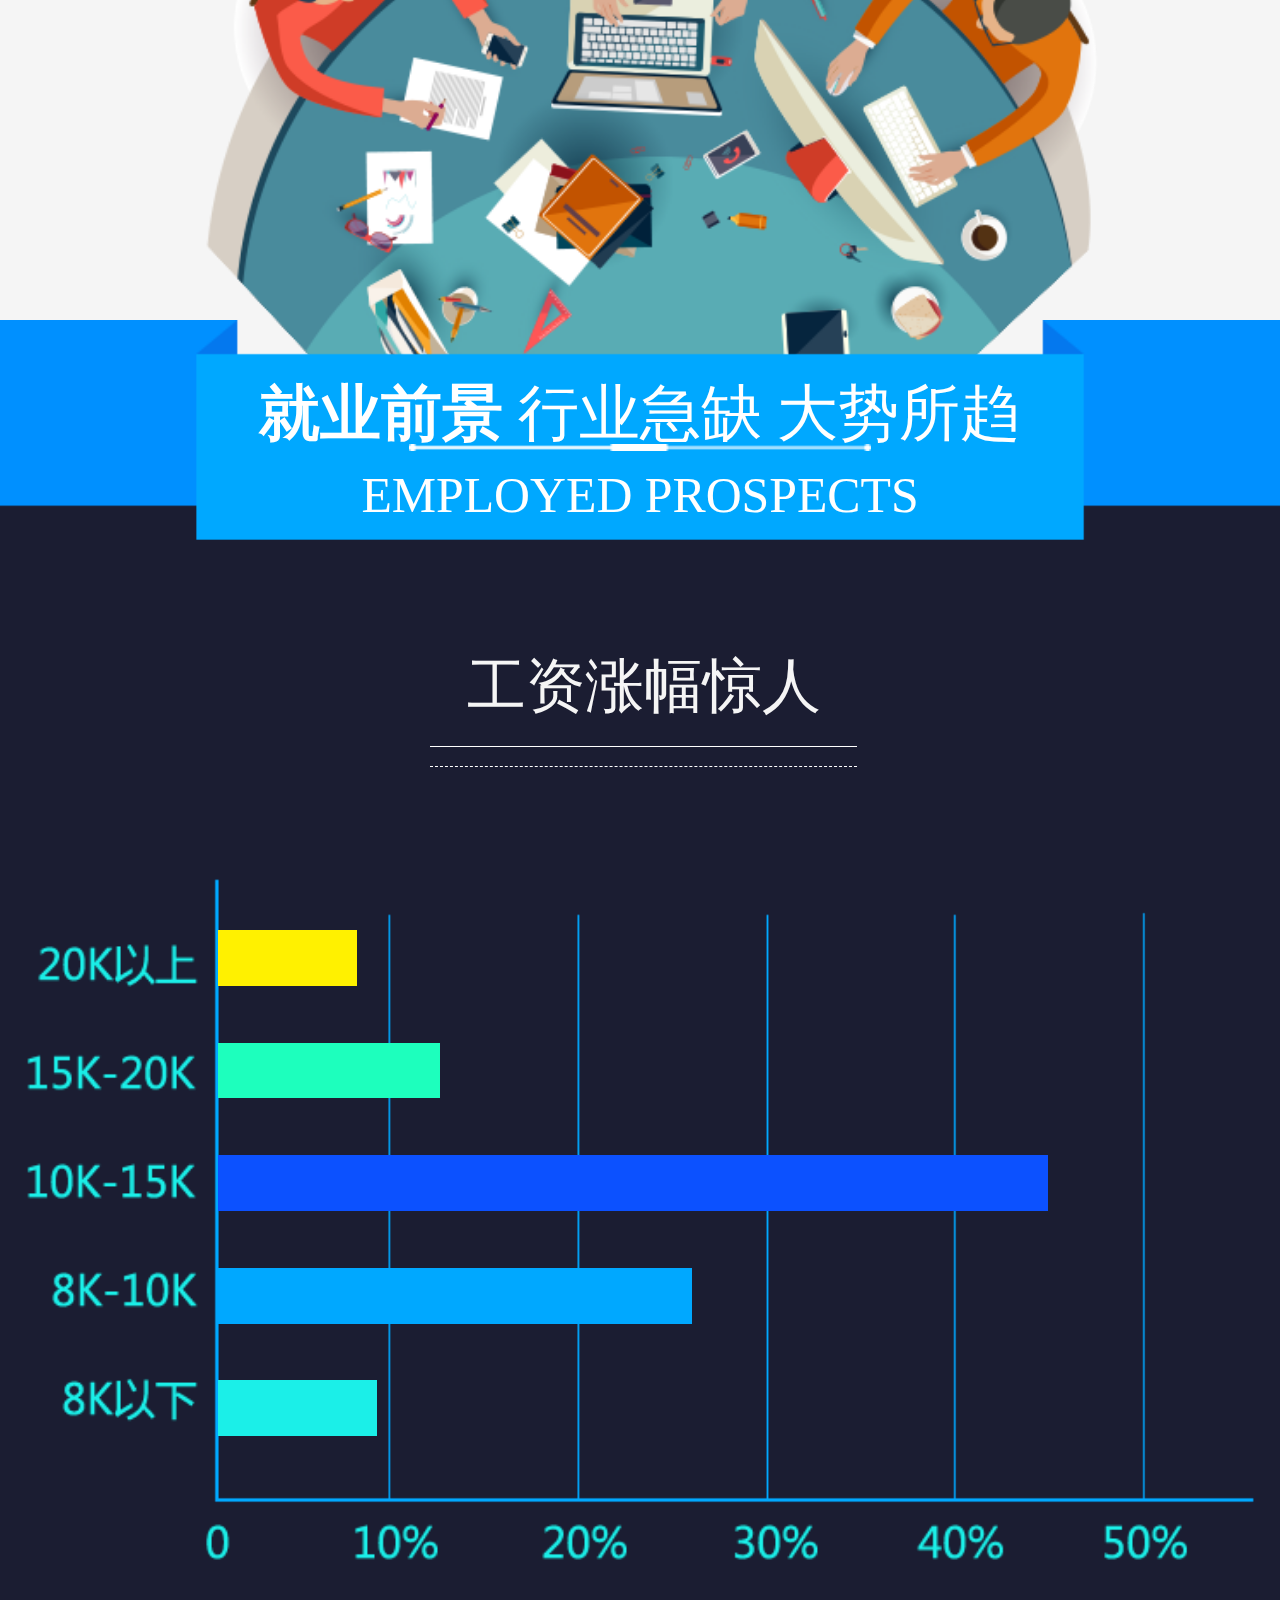
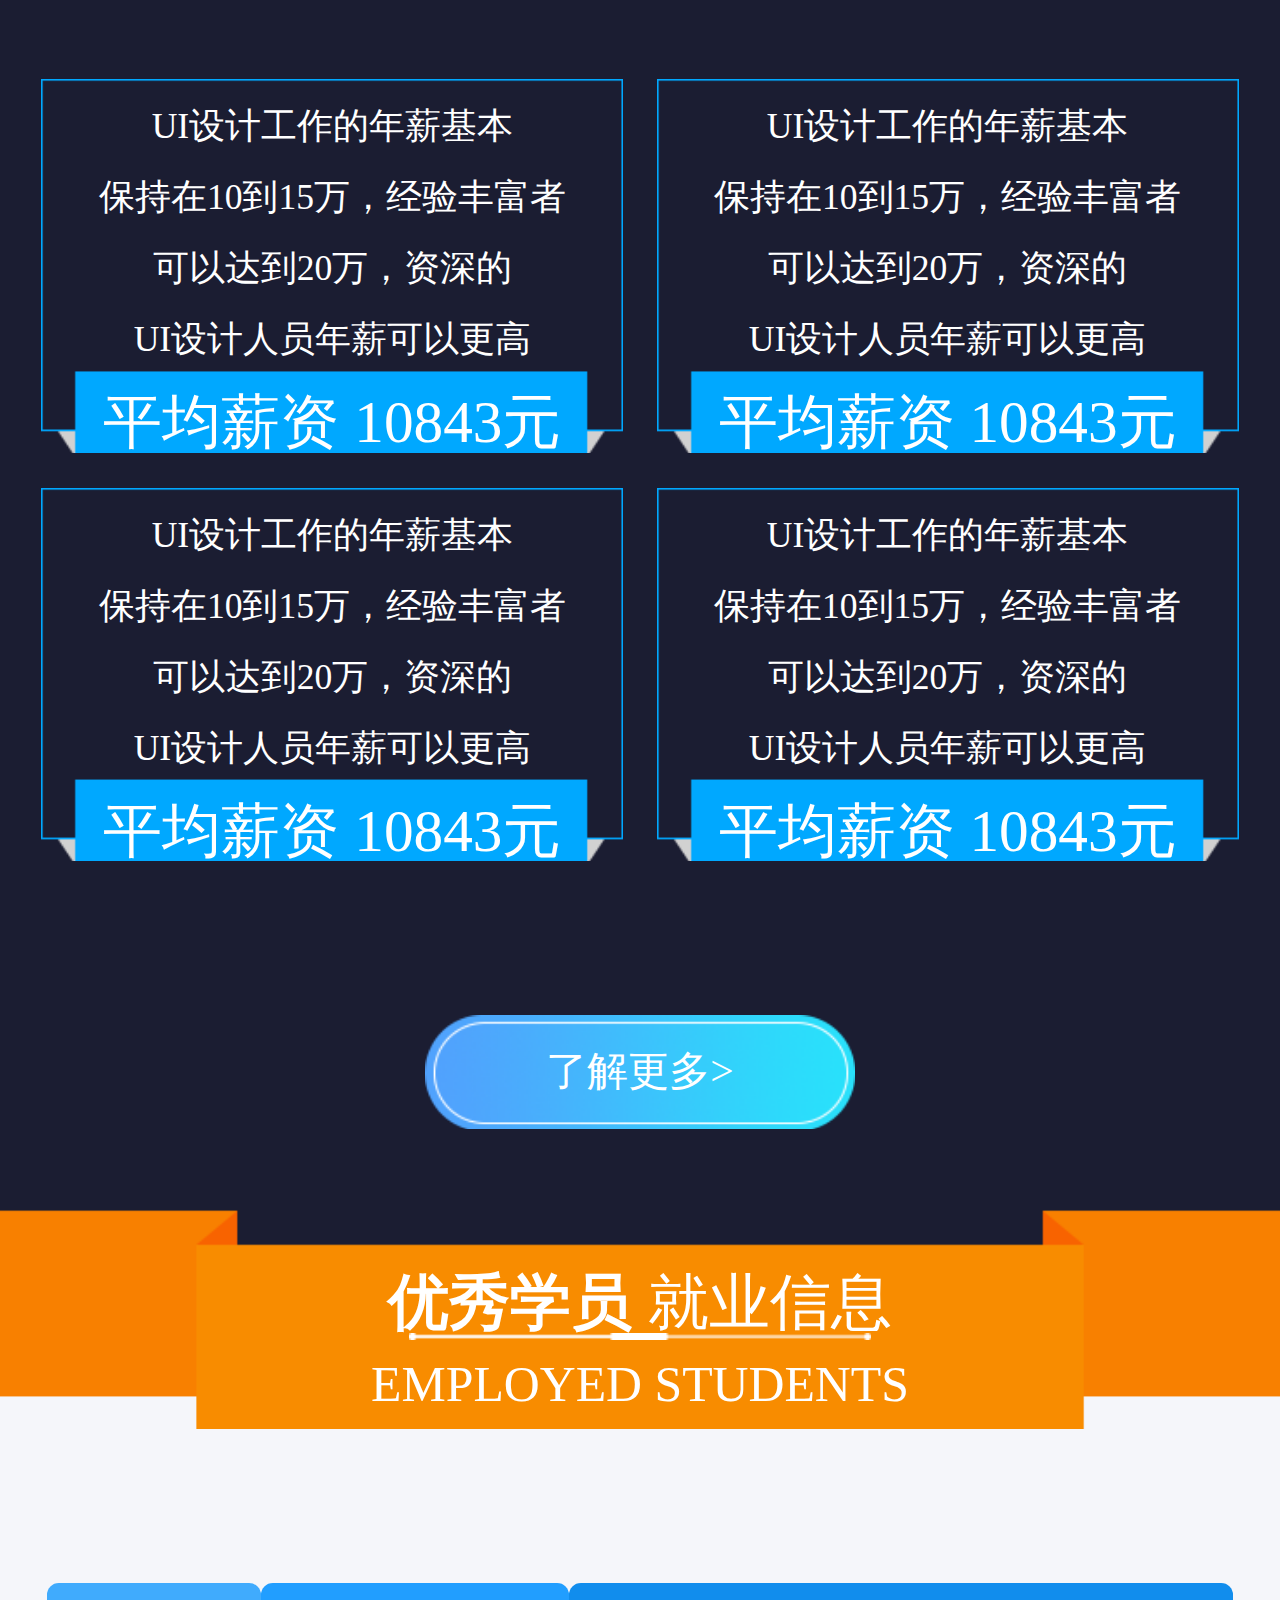
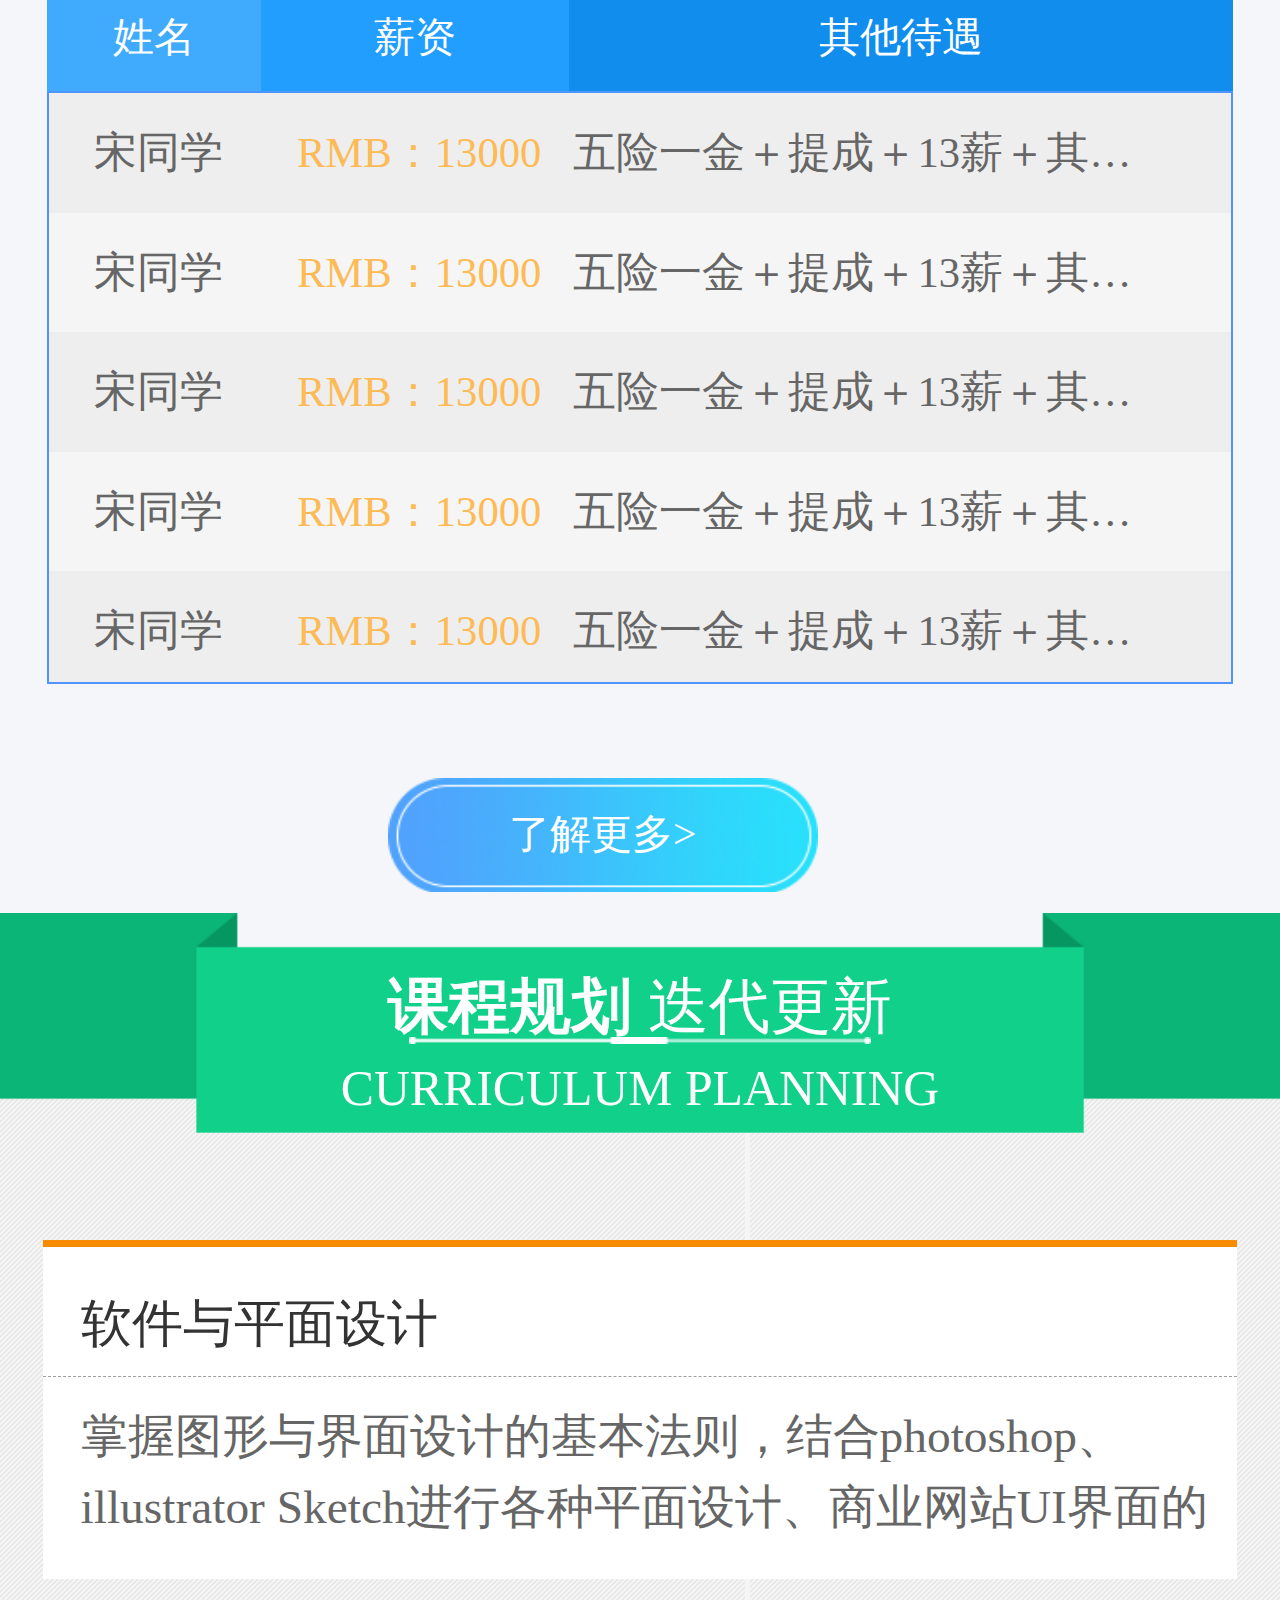
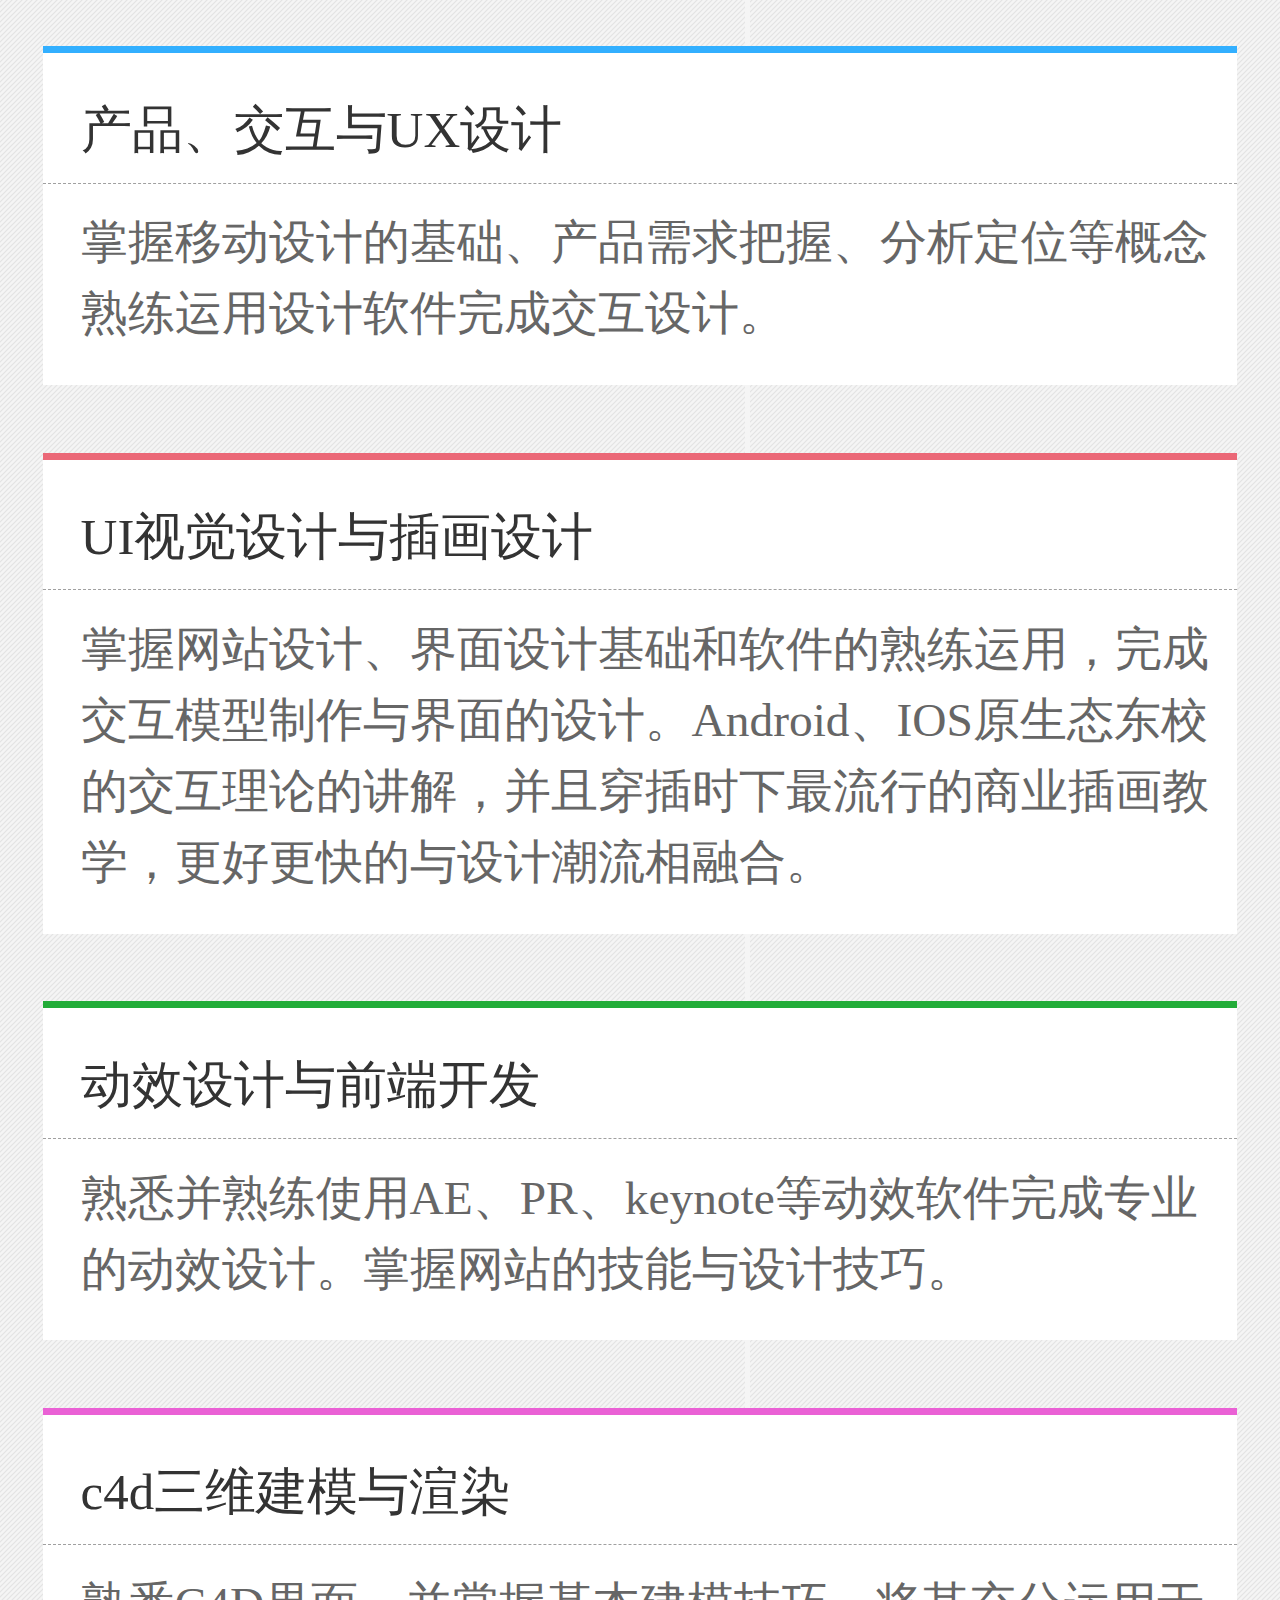
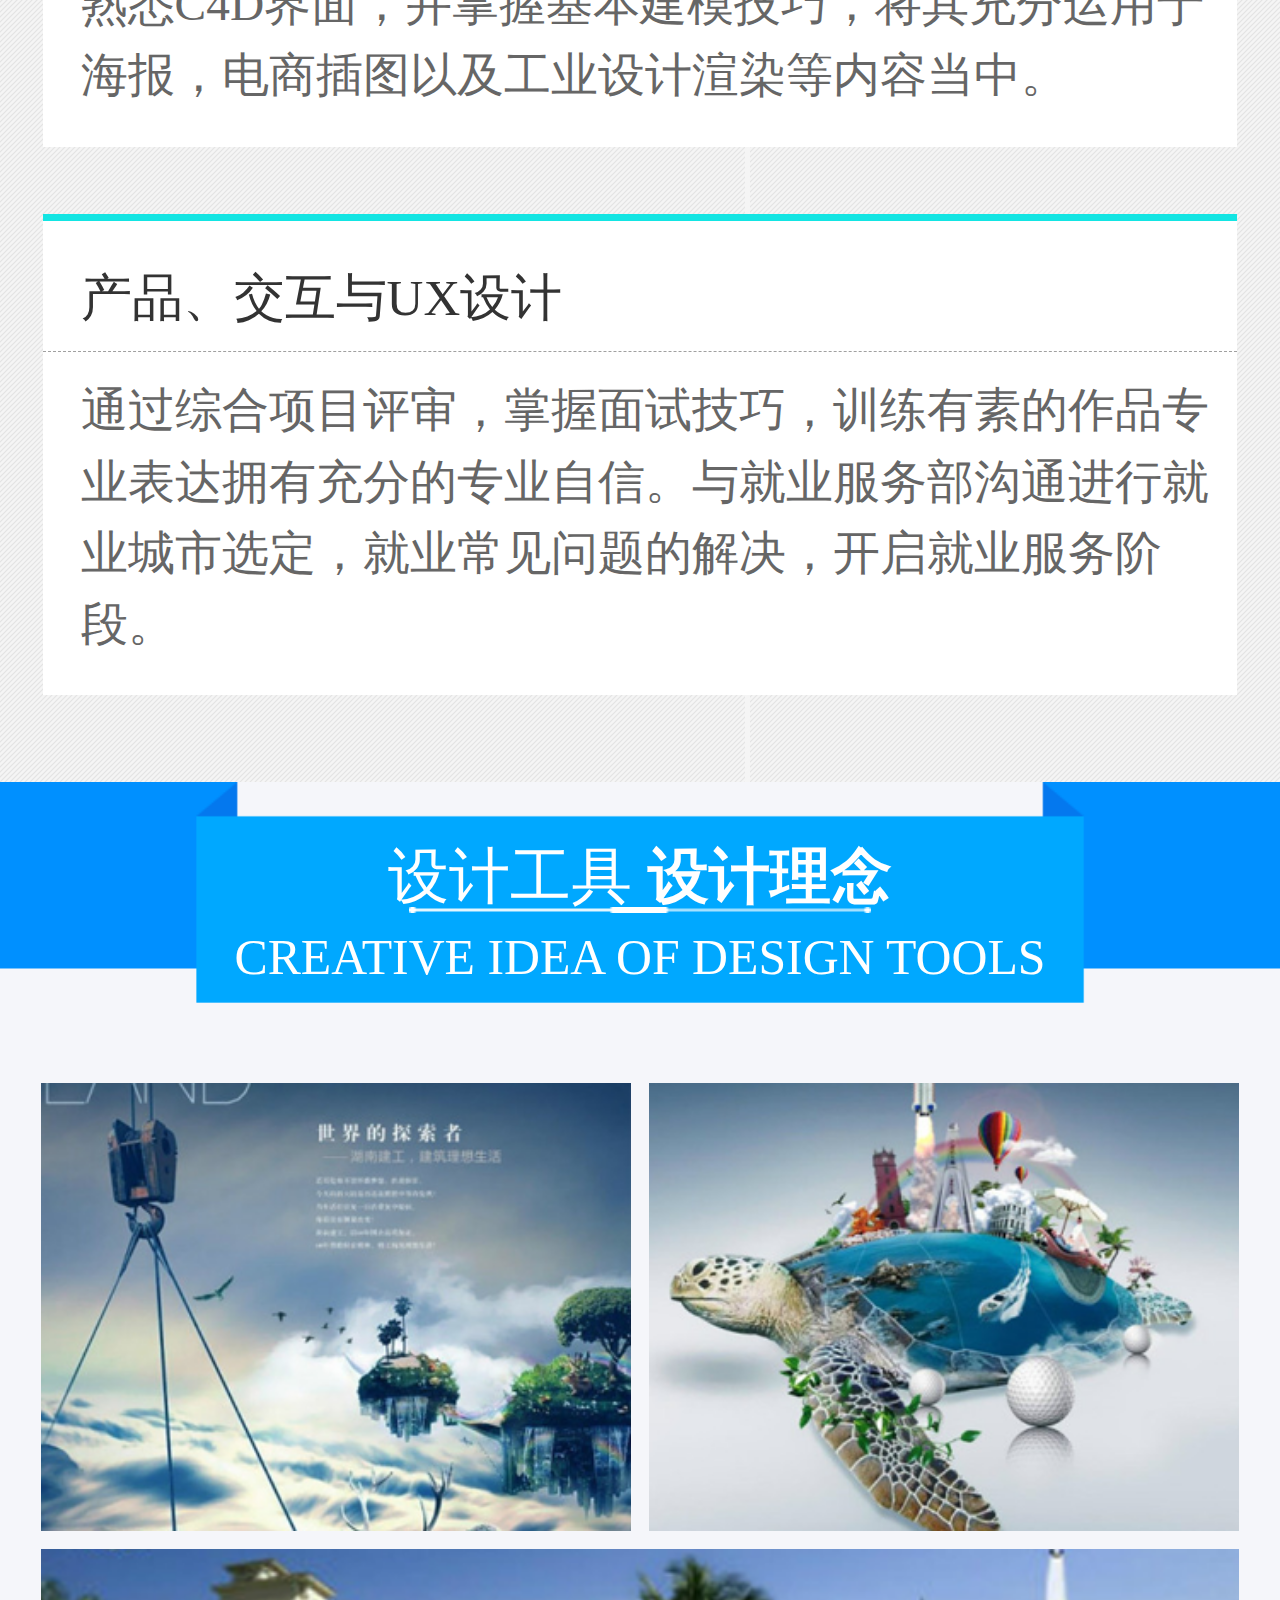
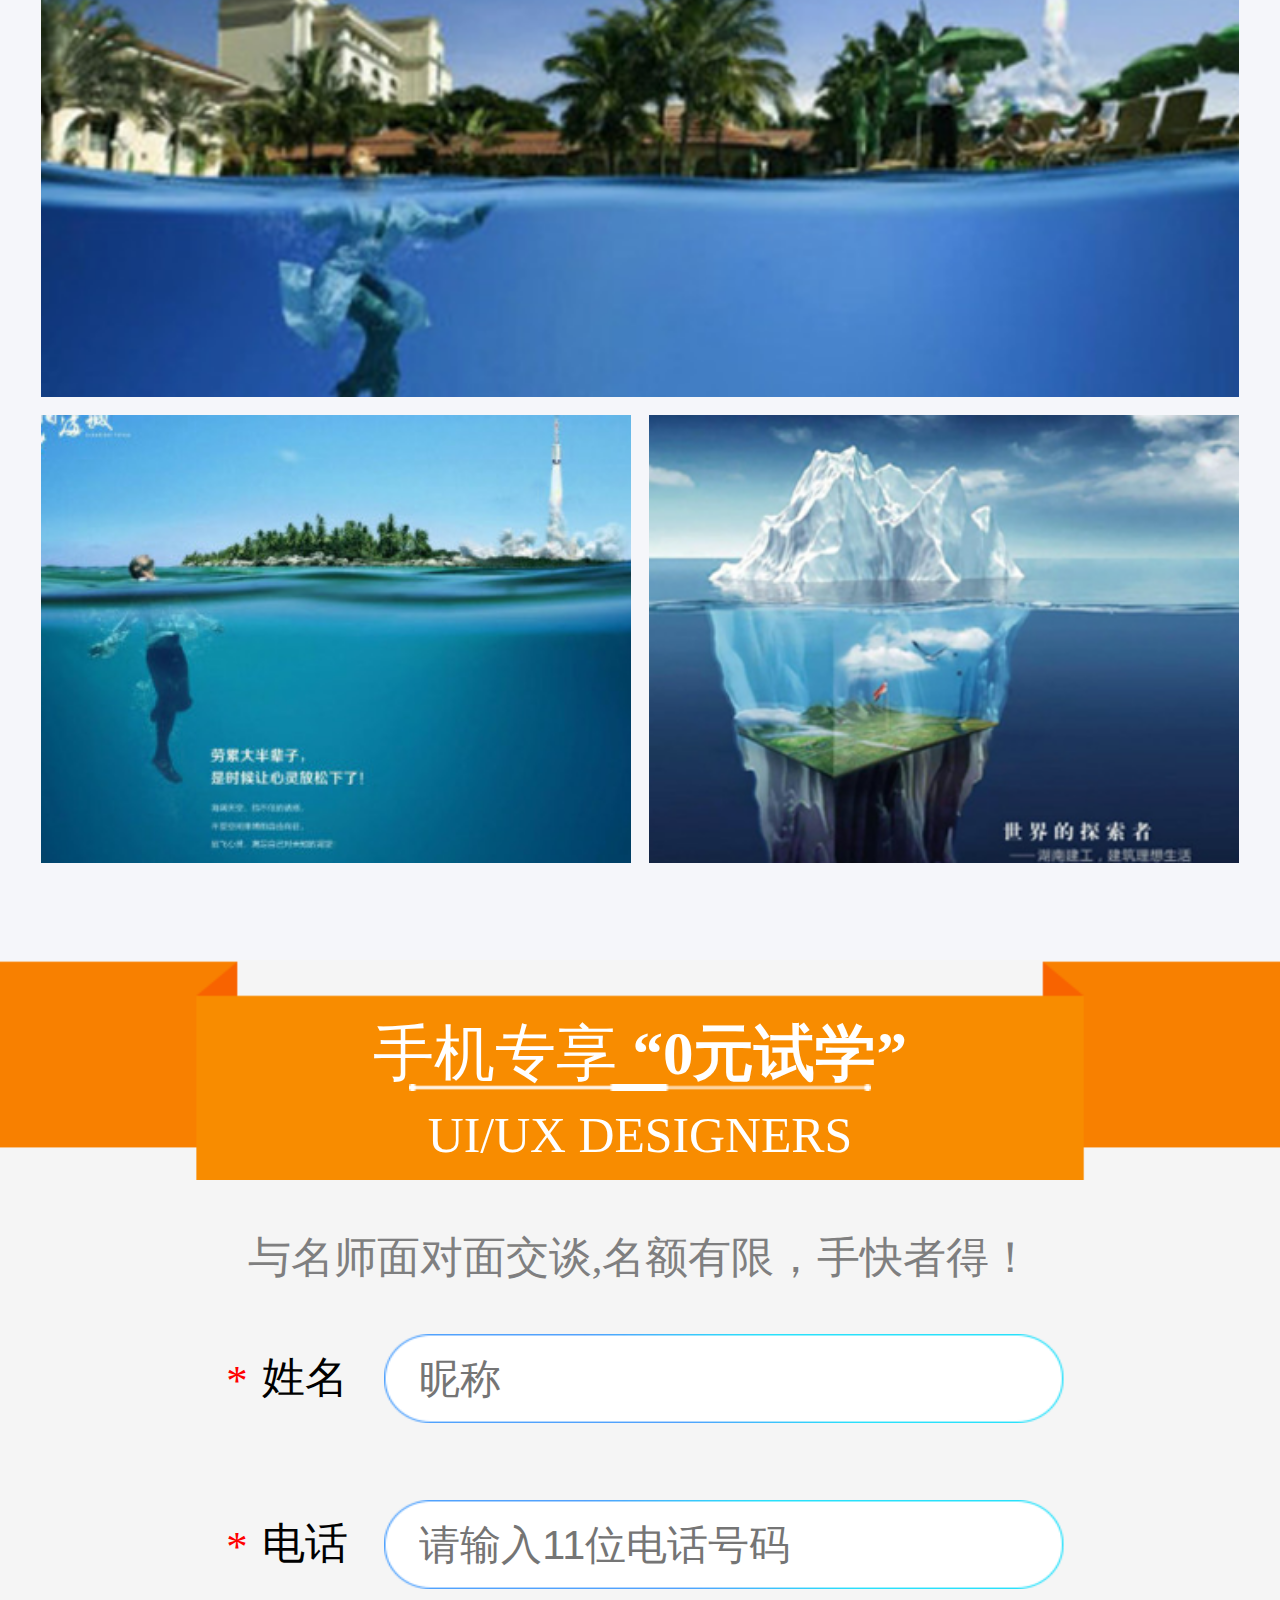
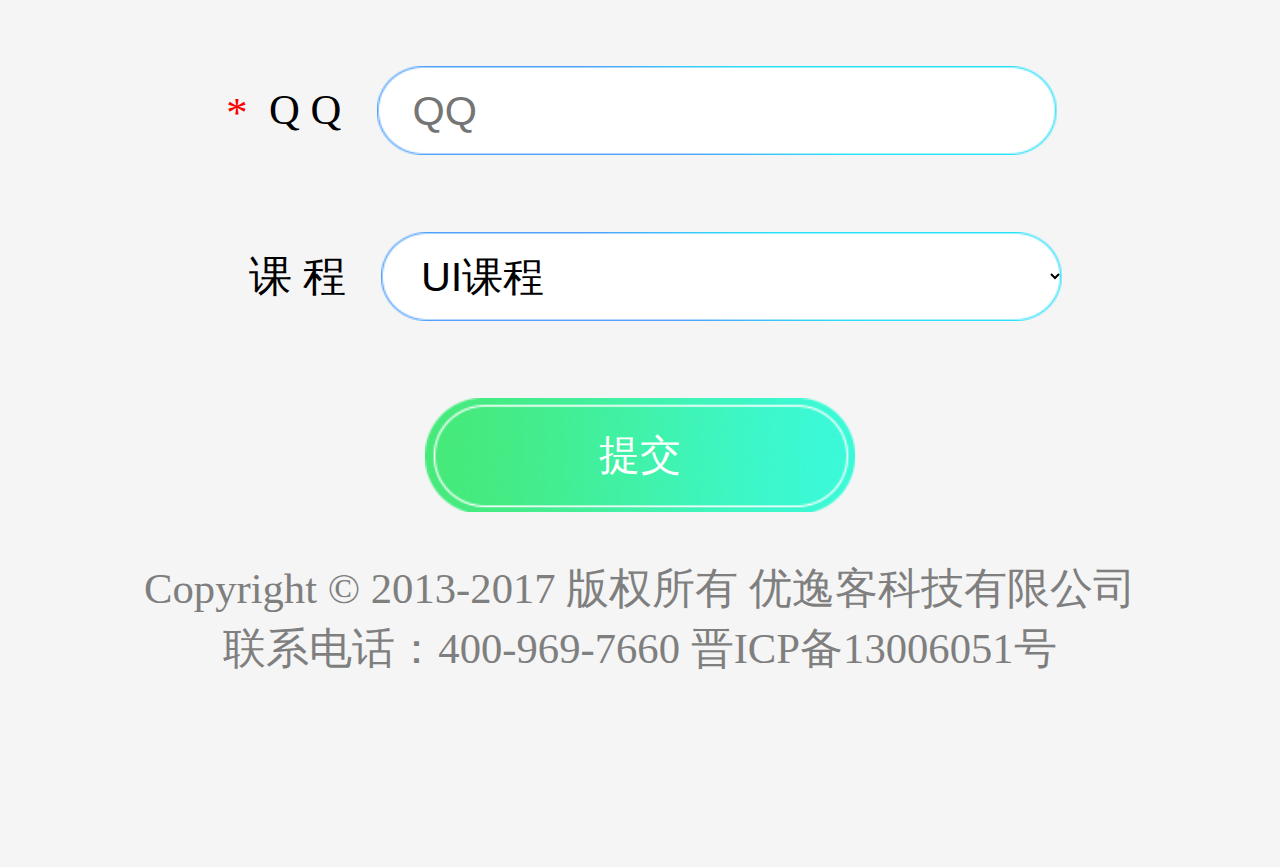
<file: UI.html>
<!DOCTYPE html>
<html lang="en">
    <head>
        <meta charset="utf-8">
        <meta name="viewport" content="width=device-width, initial-scale=1.0, maximum-scale=1.0, user-scalable=0">
        <link rel="stylesheet" href="css/UI.css">
       	<script src="js/index.js"></script>
    </head>
    <body>
    	<div class="banner">
    		<img src="img/UI/banner1.png" alt="">
    		<ul class="top">
    			<li><a href="index.html">首页</a></li>
    			<li><a href="jpjs.html">师资</a></li>
    			<li><a href="gxxy.html">学员</a></li>
    			<li><a href="mtbd.html">资讯</a></li>
    			<li><a href="rmwt.html">问题</a></li>
    		</ul>
    	</div>


    	<div class="ldfw">
    		<div class="title">
    			<h3>六大服务<span>全程无忧</span></h3>
    			<img src="img/qzkc/qztitleline.png" alt="">
    			<h4>Six services</h4>
    		</div>

    		<ul>
    			<li>
    				<div>
    					<h3>零元入学</h3>
    				</div>
    				<p>先入学<br>
					就业后再付款</p>
    			</li>
    			<li>
    				<div>
    					<h3>免费试听</h3>
    				</div>
    				<p>免费试学<br>先体验后报名</p>
    			</li>
    			<li>
    				<div>
    					<h3>就业推荐</h3>
    				</div>
    				<p>终生推荐<br>
					就业服务<br>让您高枕无忧</p>
    			</li>
    			<li>
    				<div>
    					<h3>课程迭代</h3>
    				</div>
    				<p>每个季度进行<br>
					课程迭代<br>让您“快人一步”</p>
    			</li>
    			<li>
    				<div>
    					<h3>免费体检</h3>
    				</div>
    				<p>一切为了学生<br>
					让您安心学习<br>放心就业</p>
    			</li>
    			<li>
    				<div>
    					<h3>高薪就业</h3>
    				</div>
    				<p>你离年薪20万<br>
					只有<br>“一步之遥”</p>
    			</li>
    		</ul>
    	</div>



    	<div class="sms">
    		<div class="tb">
    			<h3><span>什么是</span>UI/UX设计师</h3>
    			<img src="img/UI/ui2lines.png" alt="">
    			<h4>UI/UX designers</h4>
    		</div>


    		<div class="box">
    			<h3>UI是指用户界面/UX是指用户体验 </h3>
    			<p>	
					UI/UX设计师是指站在服务设计的高度
					<br>
					利用敏捷设计的流程完成交互设计、产品设计和UI设计
					<br>
					带来良好用户体验
    			</p>

    			<p class="yk">
	    			优逸客2017新课程重磅推出，该课程通过对软件
	    			<br>
	    			设计理论、认知心理学、设计哲学等的相关探索,旨在
	    			<br>
	    			把无形设计思维融入有形的方法论体系之内
	    			<br>
	    			实现你高级UI/UX设计师的梦想。	
    			</p>
    		</div>
    		<div class="bo">
    		</div>
    	</div>

    	<div class="sms jyqj">
    		<div class="tb">
    			<h3>就业前景<span> 行业急缺 大势所趋</span></h3>
    			<img src="img/UI/ui2lines.png" alt="">
    			<h4>EMPLOYED PROSPECTS</h4>
    		</div>
    		


    		<div class="xbt">
    			<h4>工资涨幅惊人</h4>
    			<div></div>
    			<div></div>
    		</div>
    		<div class="center">
    			<div></div>
    			<div></div>
    			<div></div>
    			<div></div>
    			<div></div>
    		</div>

    		<ul>
    			<li>
    				<p>
    					UI设计工作的年薪基本<br>
    					保持在10到15万，经验丰富者<br>
    					可以达到20万，资深的<br>
    					UI设计人员年薪可以更高<br>
    					<span>平均薪资 10843元</span>
    				</p>

    			</li>
    			<li>
    				<p>
    					UI设计工作的年薪基本<br>
    					保持在10到15万，经验丰富者<br>
    					可以达到20万，资深的<br>
    					UI设计人员年薪可以更高<br>
    					<span>平均薪资 10843元</span>
    				</p>
    			</li>
    			<li>
    				<p>
    					UI设计工作的年薪基本<br>
    					保持在10到15万，经验丰富者<br>
    					可以达到20万，资深的<br>
    					UI设计人员年薪可以更高<br>
    					<span>平均薪资 10843元</span>
    				</p>
    			</li>
    			<li>
    				<p>
    					UI设计工作的年薪基本<br>
    					保持在10到15万，经验丰富者<br>
    					可以达到20万，资深的<br>
    					UI设计人员年薪可以更高<br>
    					<span>平均薪资 10843元</span>
    				</p>
    			</li>
    		</ul>



    		<div class="gd">
    			了解更多>
    		</div>

    	</div>




    	<div class="sms yxxy">
    		<div class="tb">
    			<h3>优秀学员<span> 就业信息</span></h3>
    			<img src="img/UI/ui2lines.png" alt="">
    			<h4>EMPLOYED STUDENTS</h4>
    		</div>


    		<div class="box5">
    			<p>姓名</p>
    			<p>薪资</p>
    			<p>其他待遇</p>
				<div class="md">
					<p>
						<span>宋同学</span>
						<span>RMB：13000</span>
						<span>五险一金＋提成＋13薪＋其他福利</span>
					</p>
					<p style="background: #F5F5F5">
						<span>宋同学</span>
						<span>RMB：13000</span>
						<span>五险一金＋提成＋13薪＋其他福利</span>
					</p>
					<p>
						<span>宋同学</span>
						<span>RMB：13000</span>
						<span>五险一金＋提成＋13薪＋其他福利</span>
					</p>
					<p style="background: #F5F5F5">
						<span>宋同学</span>
						<span>RMB：13000</span>
						<span>五险一金＋提成＋13薪＋其他福利</span>
					</p>
					<p>
						<span>宋同学</span>
						<span>RMB：13000</span>
						<span>五险一金＋提成＋13薪＋其他福利</span>
					</p>
				</div>

				<div class="gd">
    				了解更多>
    			</div>
    		</div>
    	</div>



    	<div class="sms kcgh">
    		<div class="tb">
    			<h3>课程规划 <span>迭代更新</span></h3>
    			<img src="img/UI/ui2lines.png" alt="">
    			<h4>CURRICULUM PLANNING</h4>
    		</div>

    		<div class="boxkc">
    			<div>
    				<h3>软件与平面设计</h3>
    				<p>掌握图形与界面设计的基本法则，结合photoshop、illustrator Sketch进行各种平面设计、商业网站UI界面的</p>
    			</div>
    			<div>
    				<h3>产品、交互与UX设计</h3>
    				<p>掌握移动设计的基础、产品需求把握、分析定位等概念熟练运用设计软件完成交互设计。</p>
    			</div>

    			<div>
    				<h3>UI视觉设计与插画设计</h3>
    				<p>掌握网站设计、界面设计基础和软件的熟练运用，完成交互模型制作与界面的设计。Android、IOS原生态东校的交互理论的讲解，并且穿插时下最流行的商业插画教学，更好更快的与设计潮流相融合。</p>
    			</div>

    			<div>
    				<h3>动效设计与前端开发</h3>
    				<p>熟悉并熟练使用AE、PR、keynote等动效软件完成专业的动效设计。掌握网站的技能与设计技巧。</p>
    			</div>

    			<div>
    				<h3>c4d三维建模与渲染</h3>
    				<p>熟悉C4D界面，并掌握基本建模技巧，将其充分运用于海报，电商插图以及工业设计渲染等内容当中。</p>
    			</div>

    			<div>
    				<h3>产品、交互与UX设计</h3>
    				<p>通过综合项目评审，掌握面试技巧，训练有素的作品专业表达拥有充分的专业自信。与就业服务部沟通进行就业城市选定，就业常见问题的解决，开启就业服务阶段。</p>
    			</div>
    		</div>
    	</div>


    	<div class="sms cyln">
    		<div class="tb">
    			<h3><span>设计工具</span> 设计理念</h3> 
    			<img src="img/UI/ui2lines.png" alt="">
    			<h4>Creative idea of design tools</h4>
    		</div>

    		<div class="boxln">
    			<img src="img/UI/ui51.png" alt="">
    			<img src="img/UI/ui52.png" alt="">
    			<img src="img/UI/ui53.png" alt="">
    			<img src="img/UI/ui54.png" alt="">
    			<img src="img/UI/ui55.png" alt="">
    		</div>
    	</div>



    	<div class="sms sjzx">
    		<div class="tb">
    			<h3><span>手机专享</span> “0元试学”</h3> 
    			<img src="img/UI/ui2lines.png" alt="">
    			<h4>UI/UX designers</h4>
    		</div>

    		<p>与名师面对面交谈,名额有限，手快者得！</p>



    		<div class="bd">
	    		<form action="">
	    			<span>*</span>姓名<input type="text" placeholder="昵称">
	    			<br>
	    			<span>*</span>电话<input type="text" placeholder="请输入11位电话号码">
	    			<br>
	    			<span>*</span>Q Q<input type="text" placeholder="QQ">
	    			<br>
	    			
	    			&nbsp;&nbsp;&nbsp;课 程<select name="" id="">
	    				<option value="" selected="">UI课程</option>
	    				<option value="">前端课程</option>
	    				<option value="" >全栈课程</option>
	    				<option value="">PHP课程</option>
	    			</select>

                    <input class="gd" type="submit" value="提交">
	    		</form>
	    	</div>

			

    		<p class="yy yy1">Copyright © 2013-2017 版权所有 优逸客科技有限公司</p>
            <p class="yy">联系电话：400-969-7660 晋ICP备13006051号</p>
    	</div>


    	<div class="xx">
			<div>
				<img src="img/qq.png" alt="">
				<p>免费试听</p>
			</div>

			<div>
				<img src="img/xx.png" alt="">
				<p>在线沟通</p>
				<div class="dd">6</div>
			</div>
		</div>
		<div class="hs">
			<img src="img/dh.png" alt="">
			<span>免费拨打</span>
		</div>















    </body>
</html>
</file>
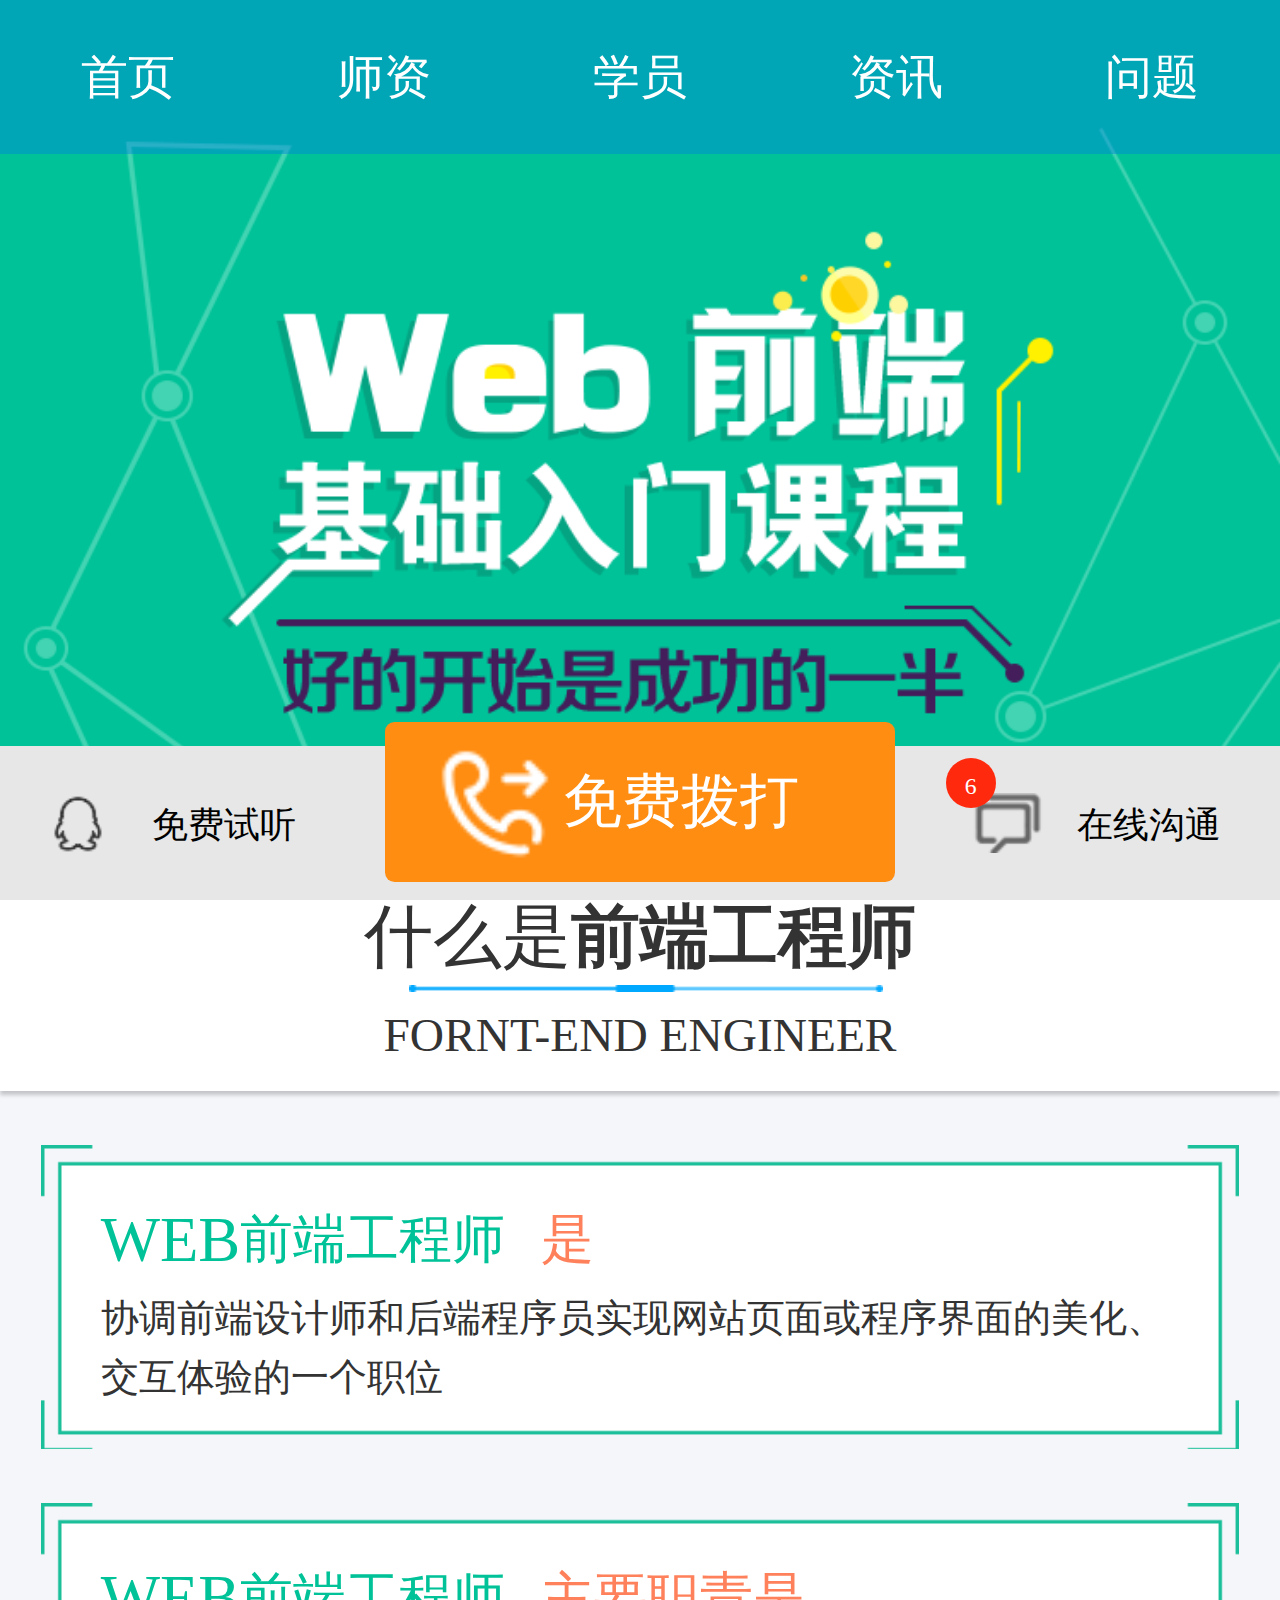
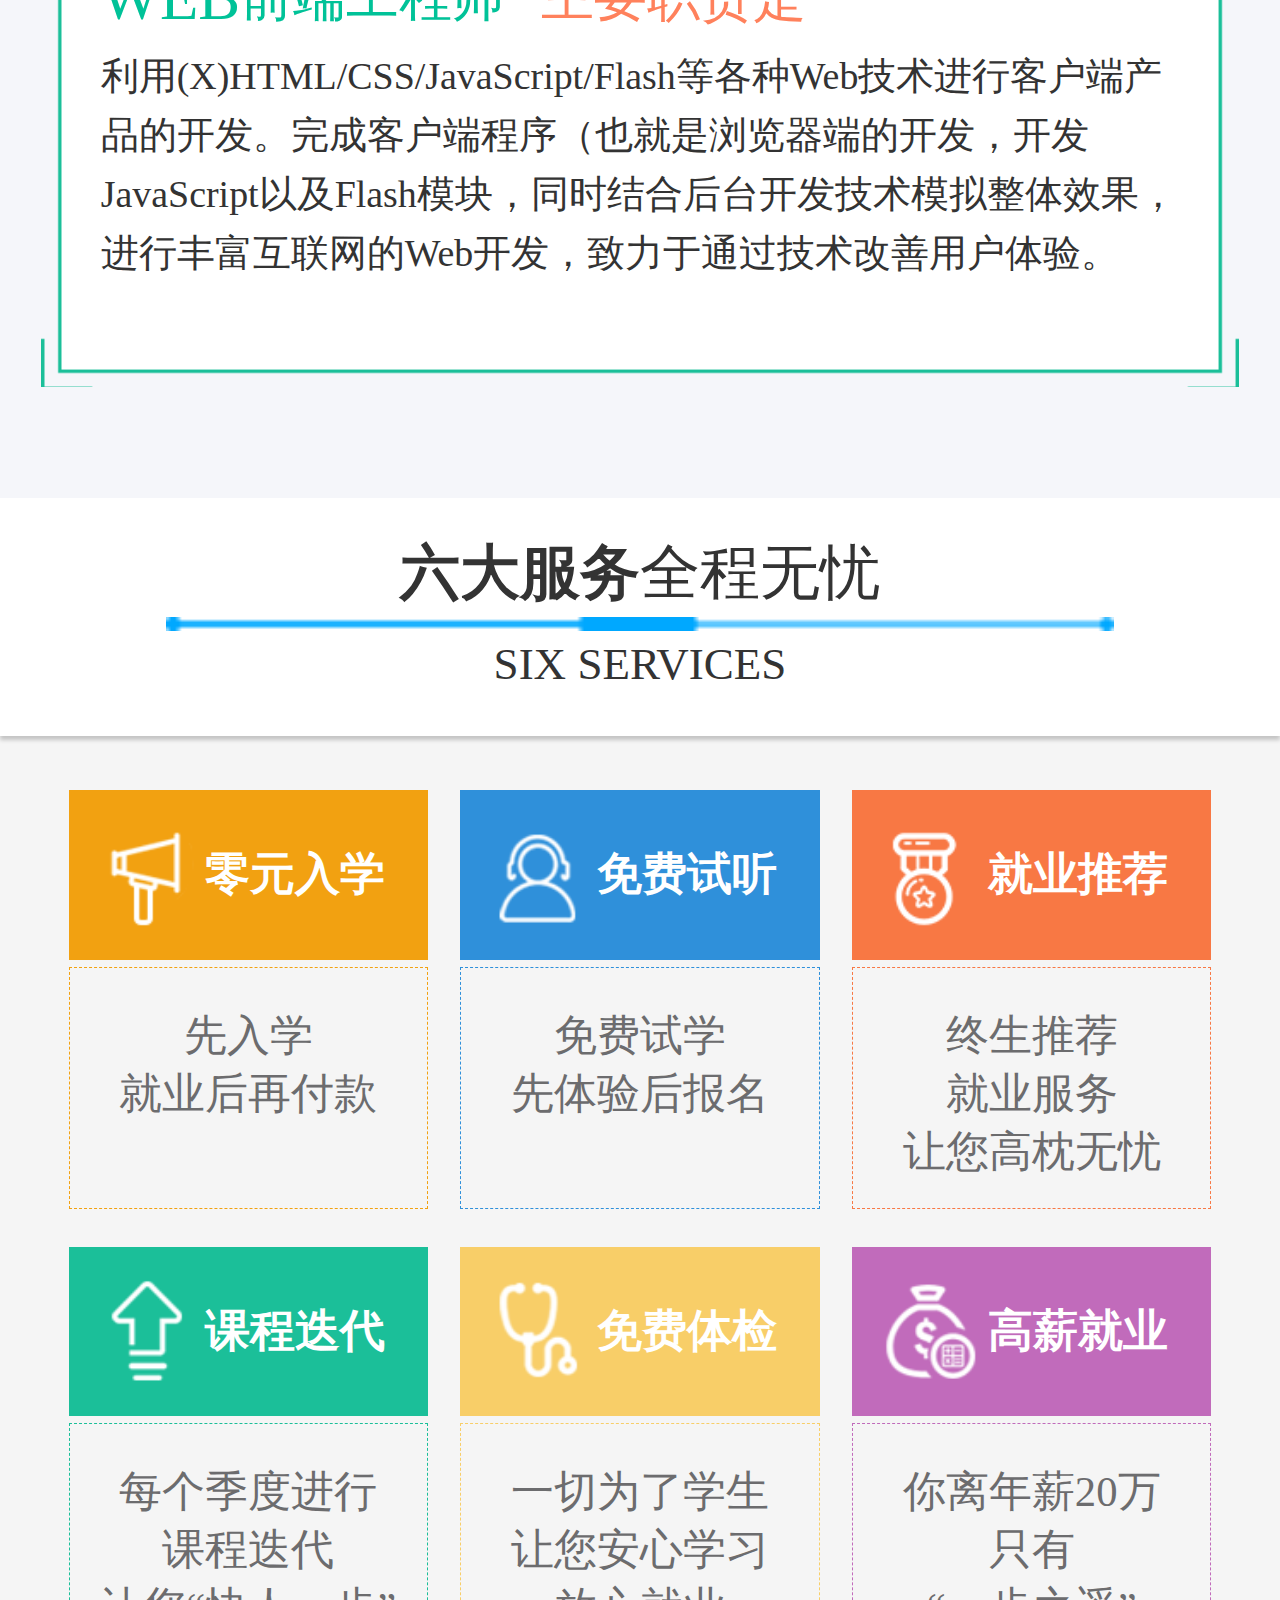
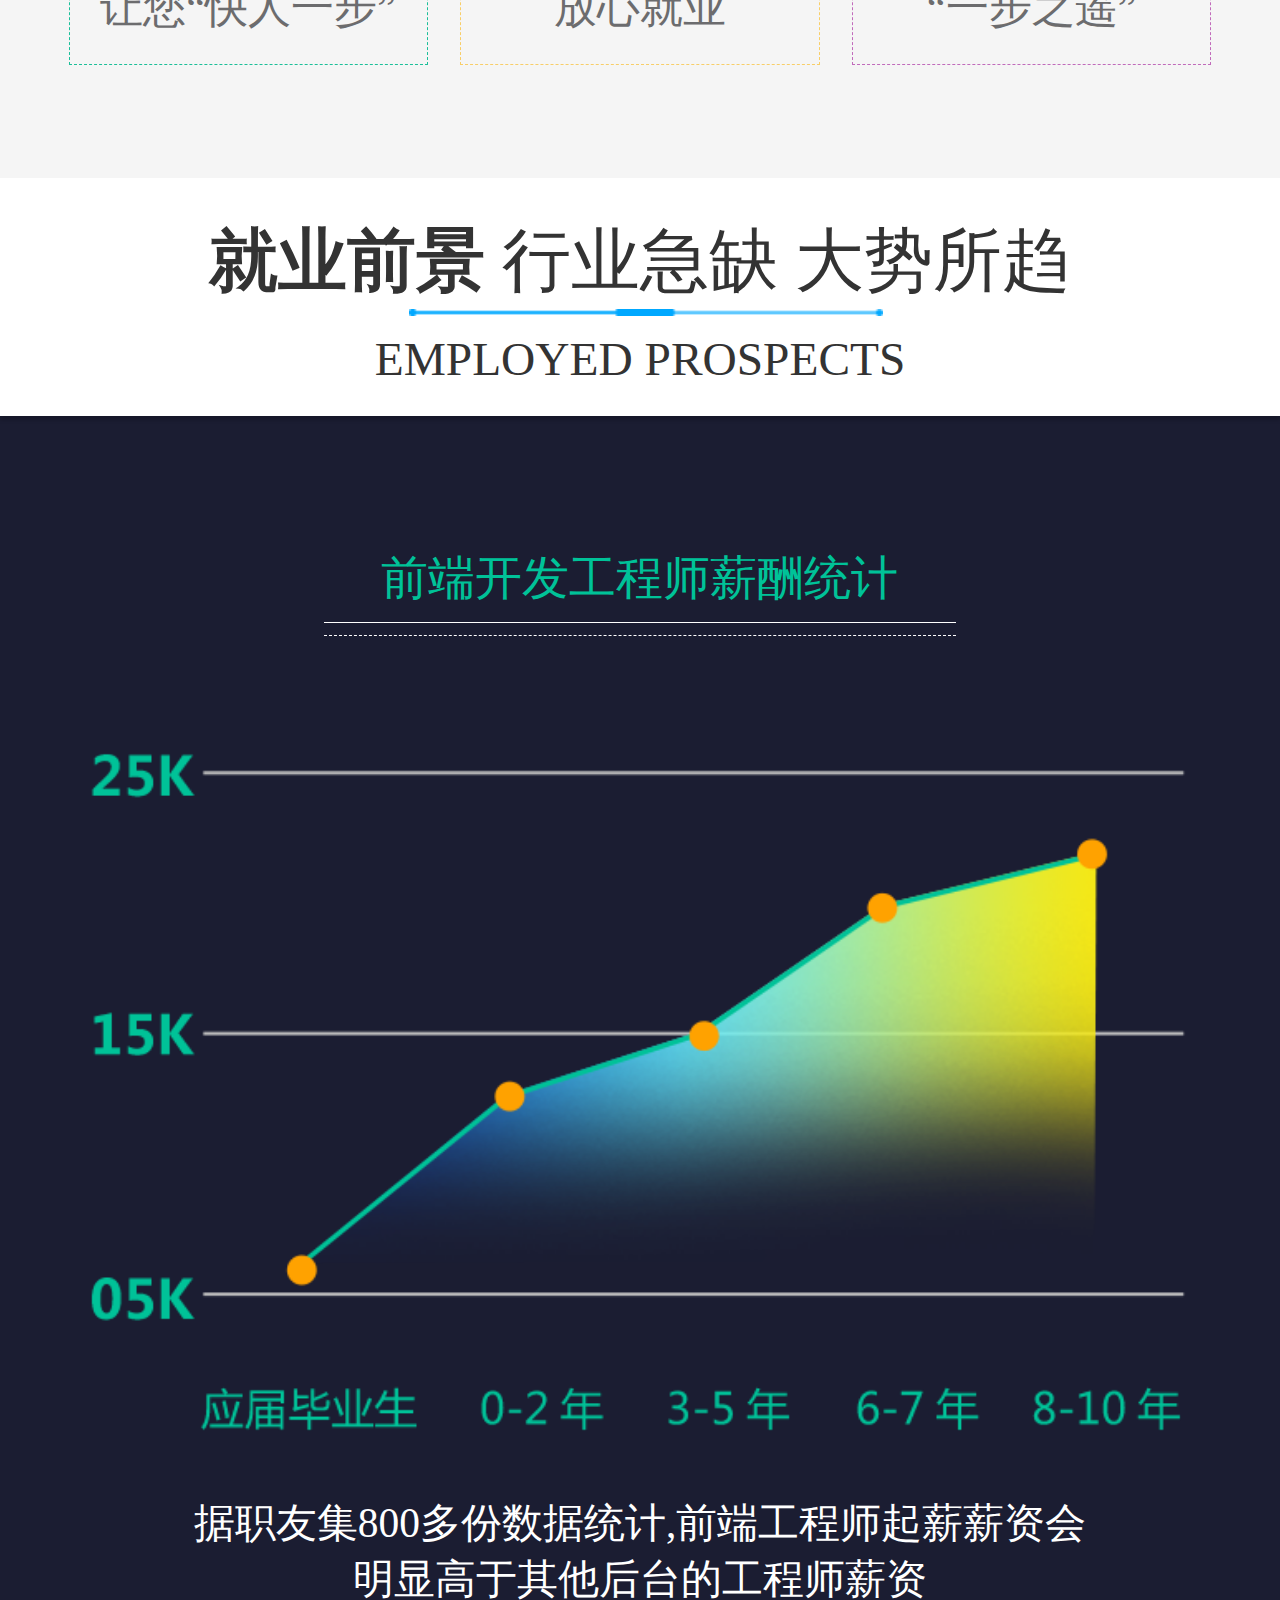
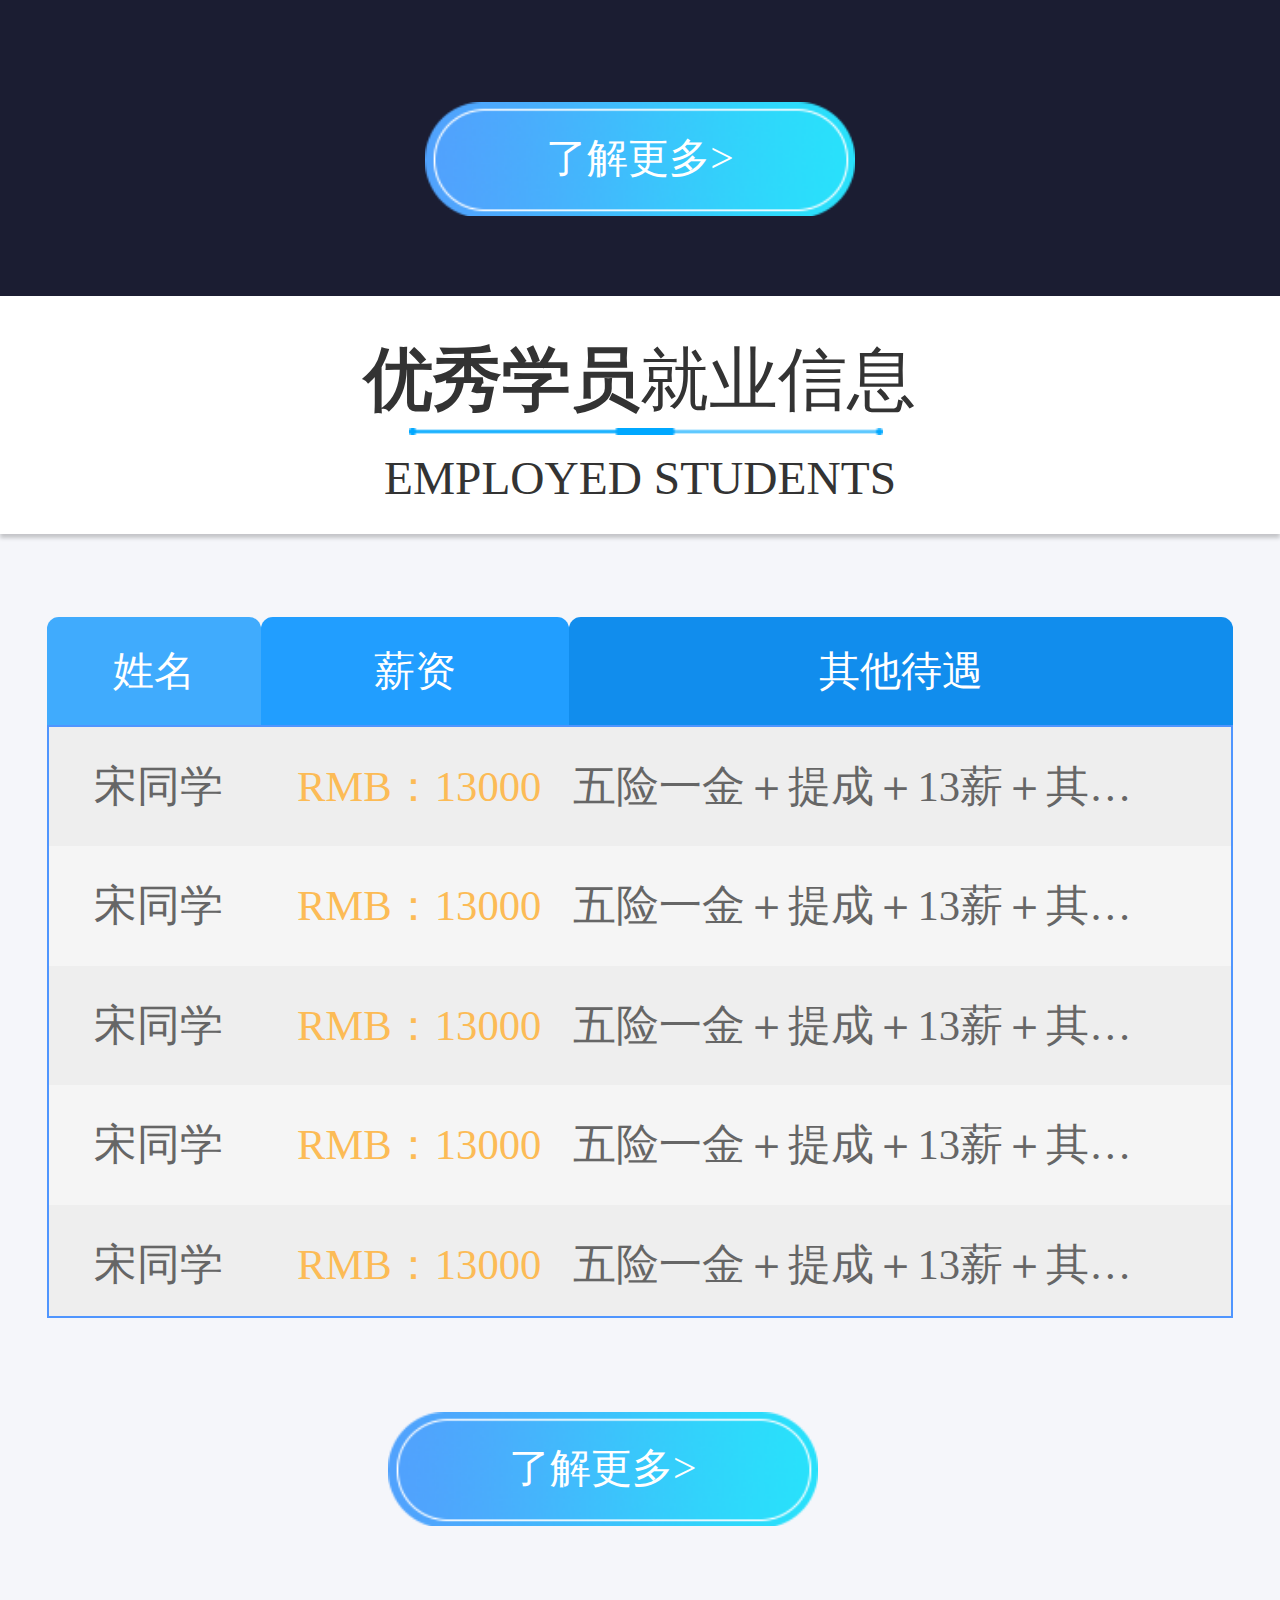
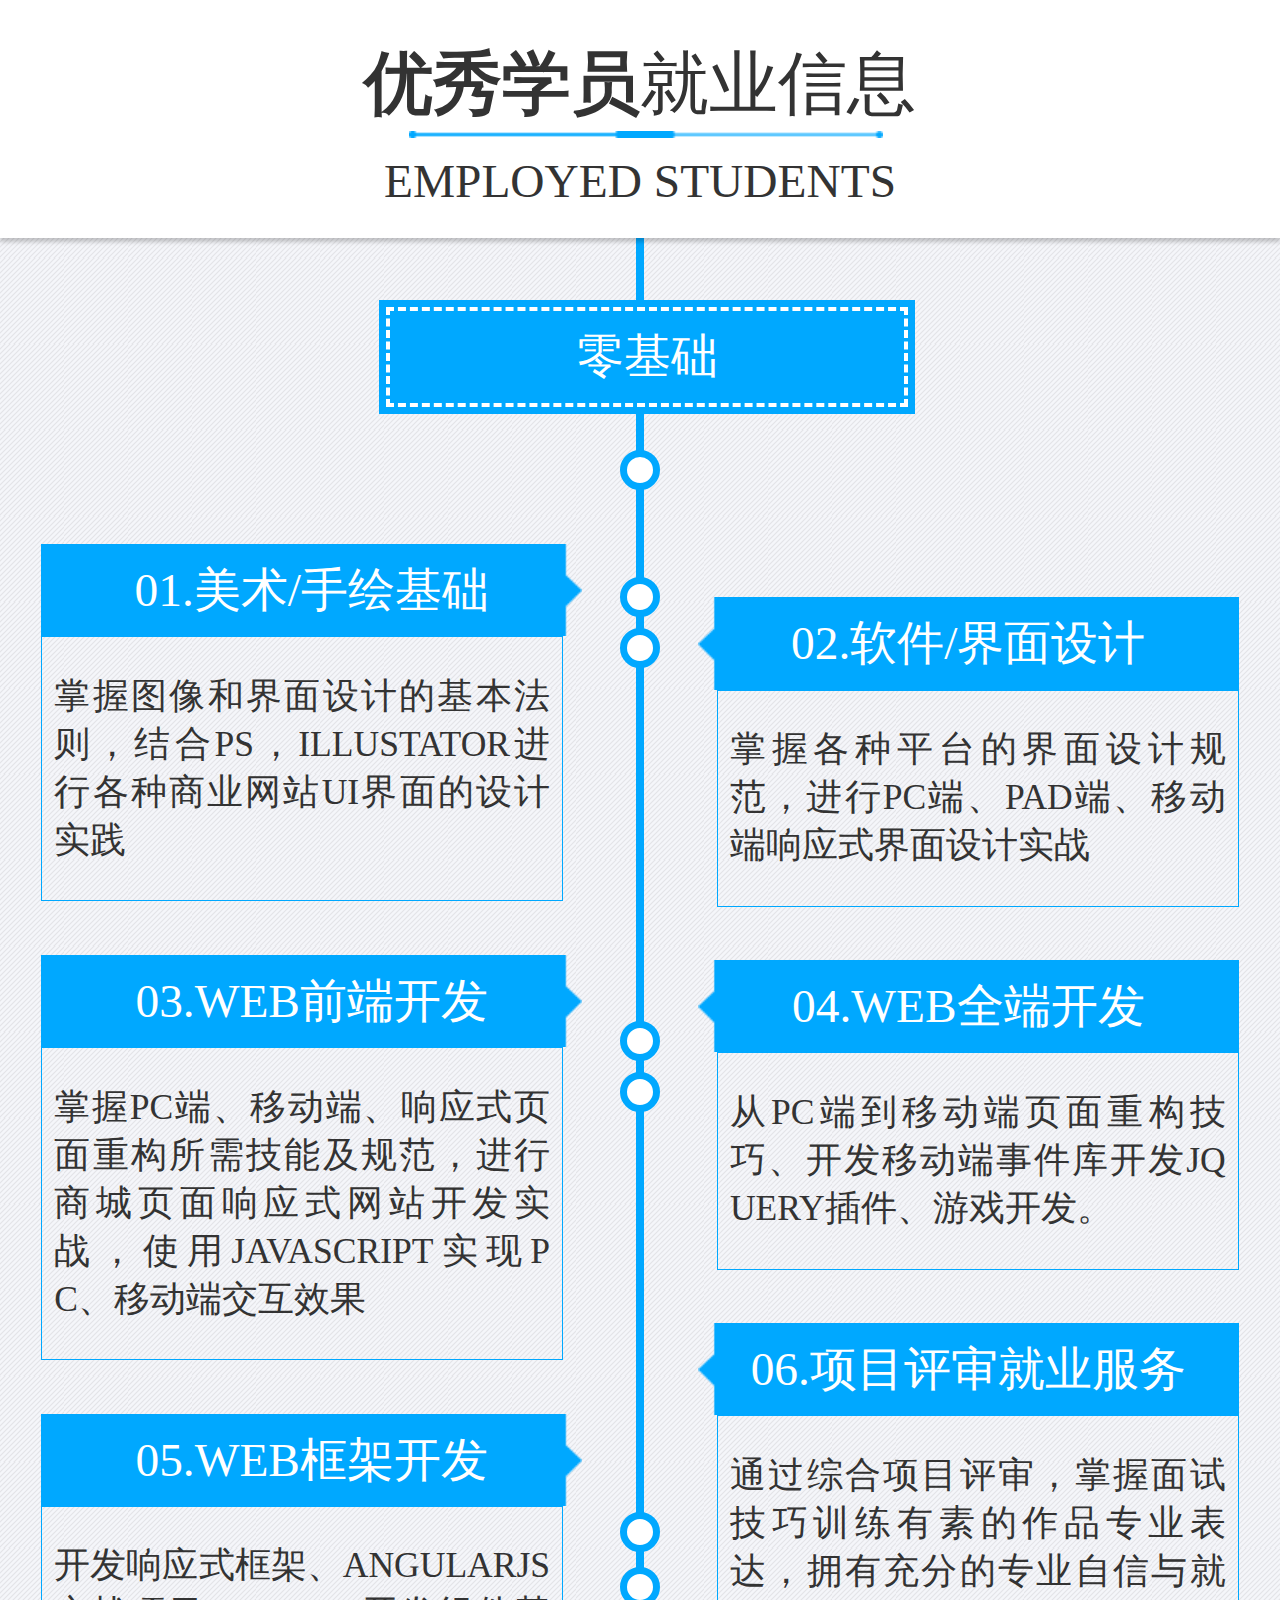
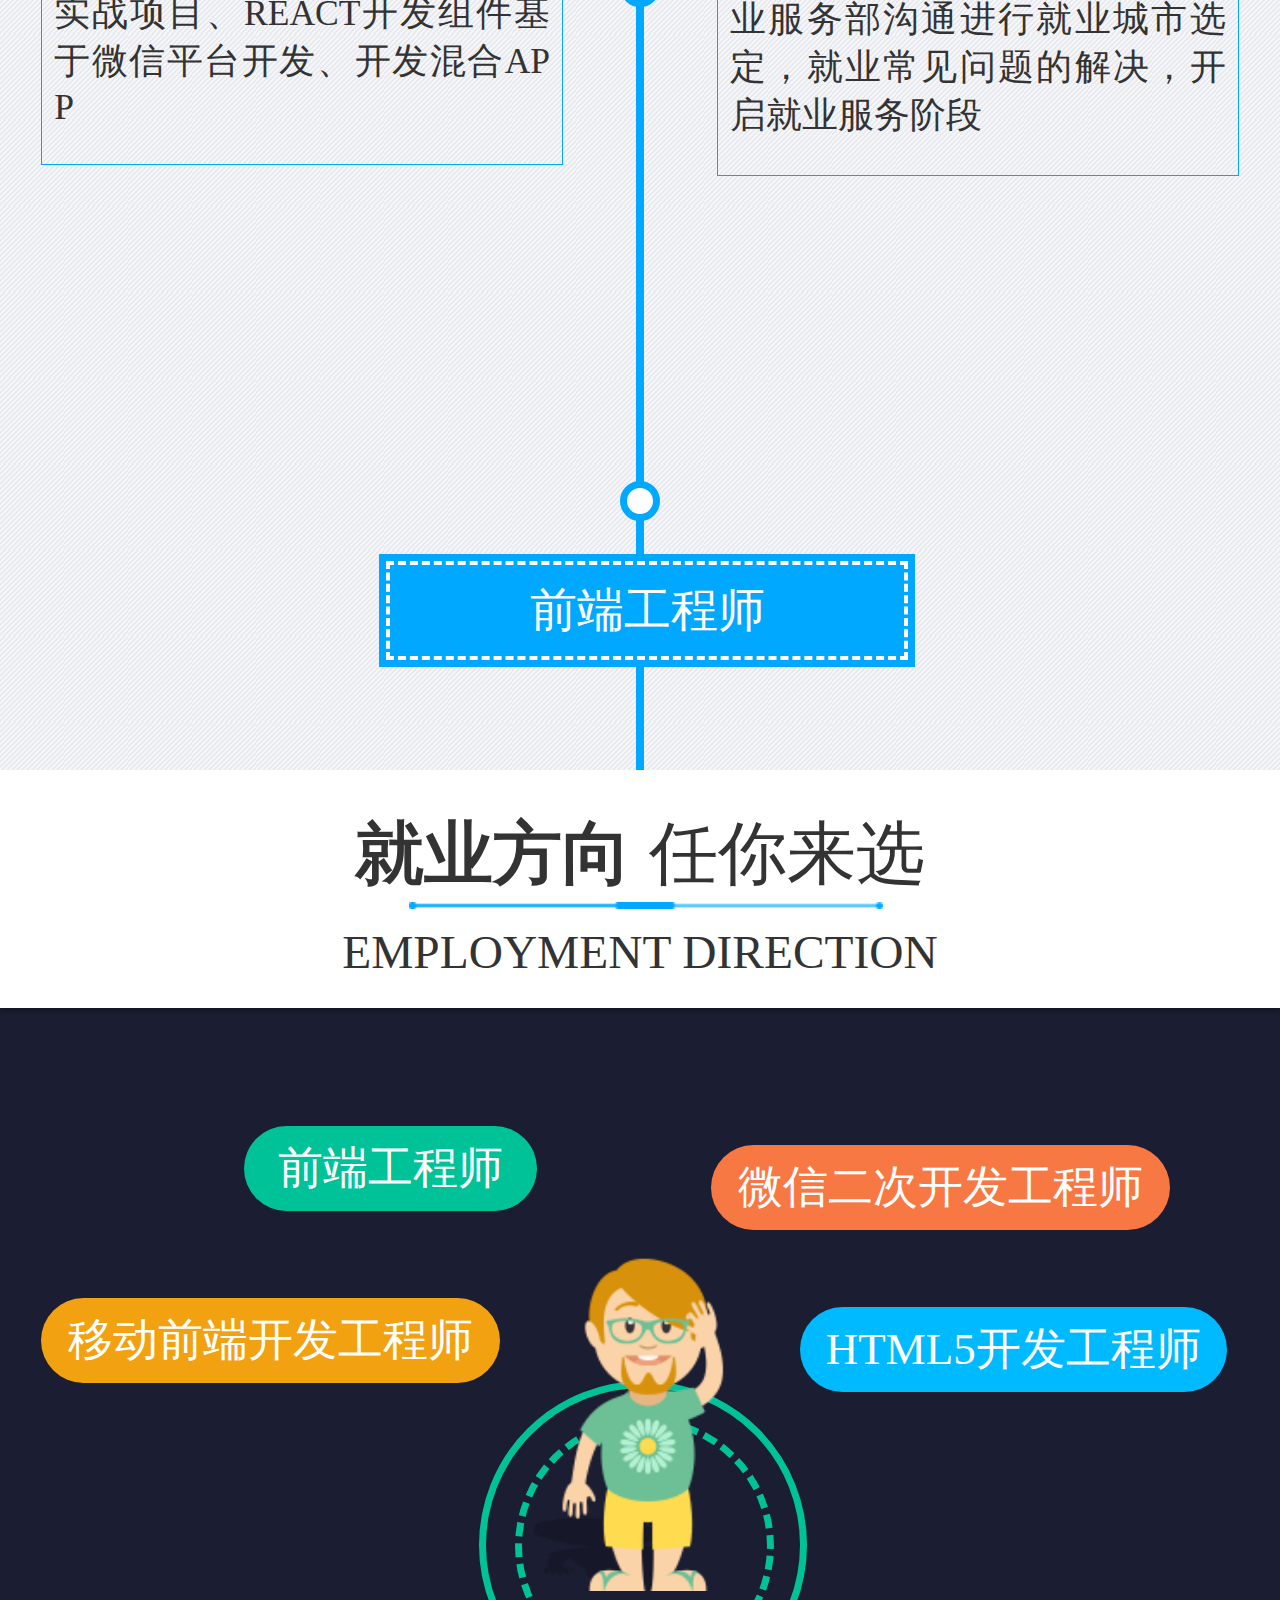
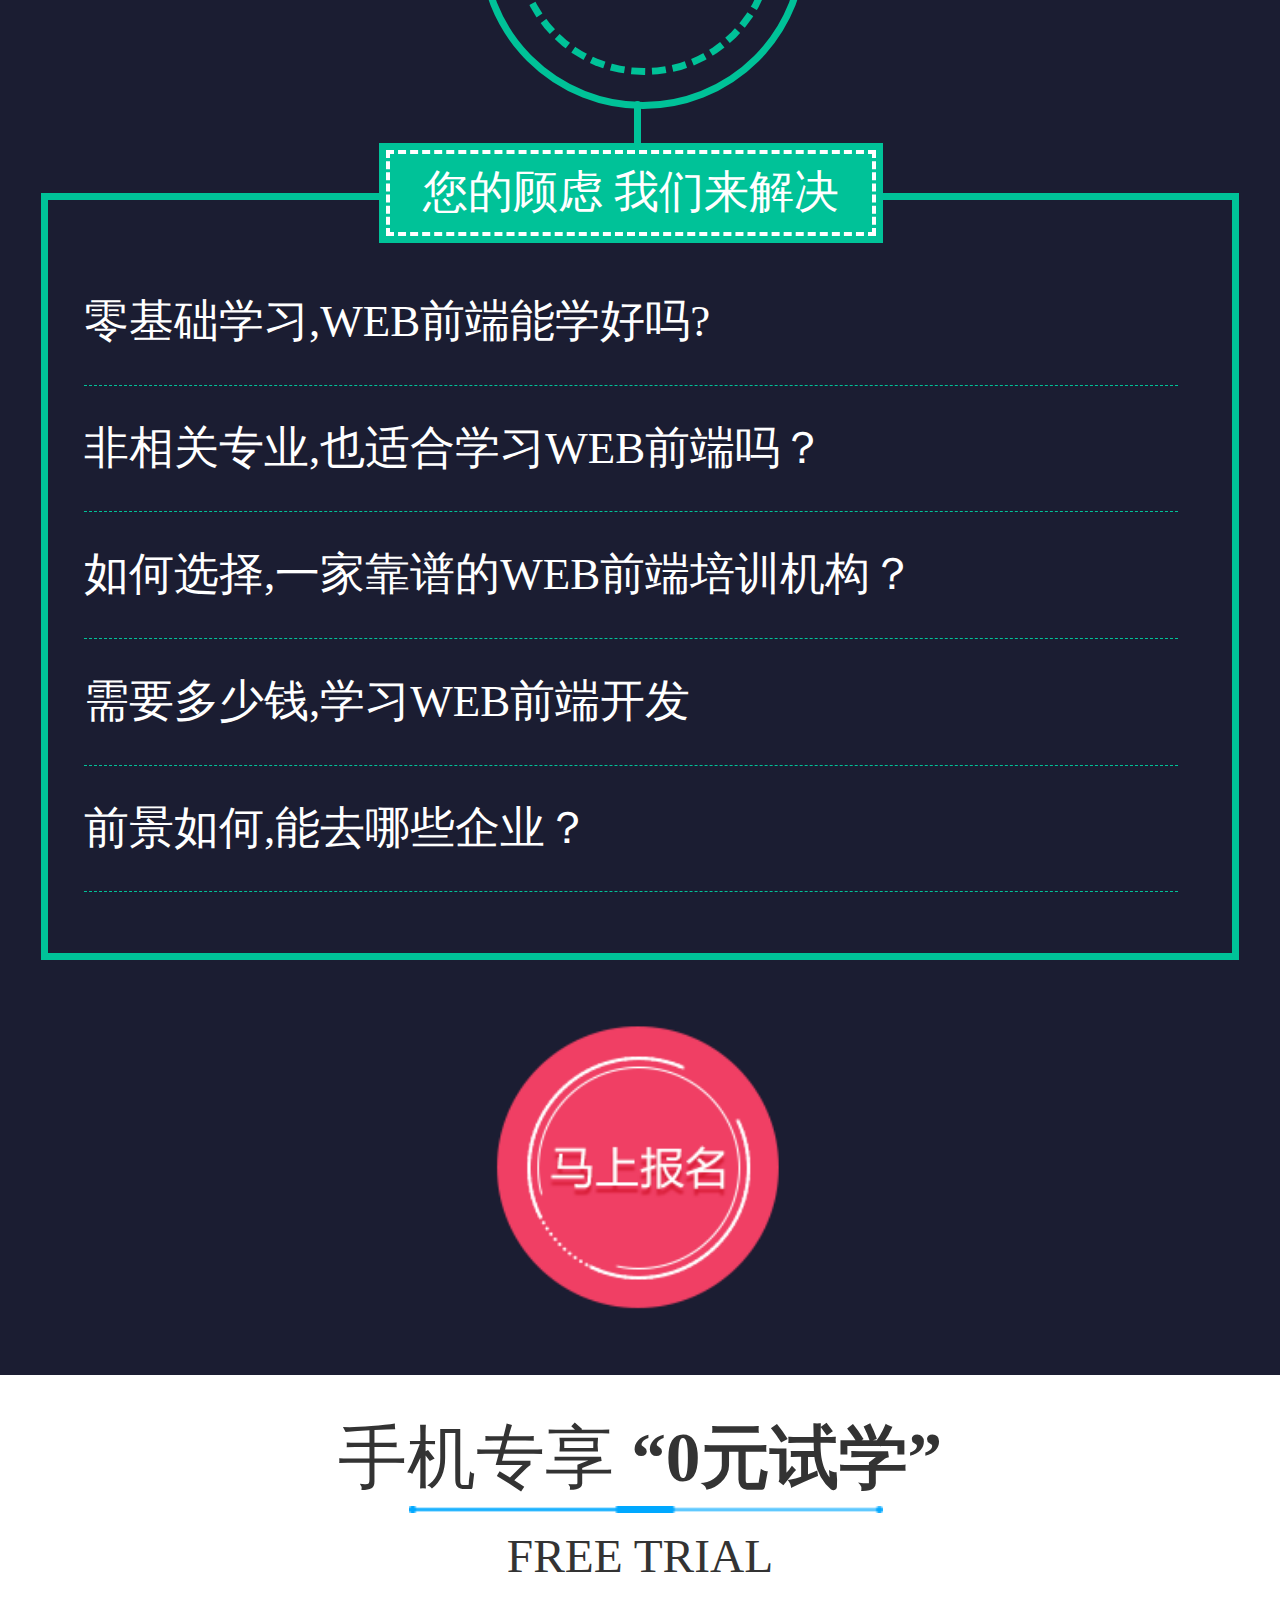
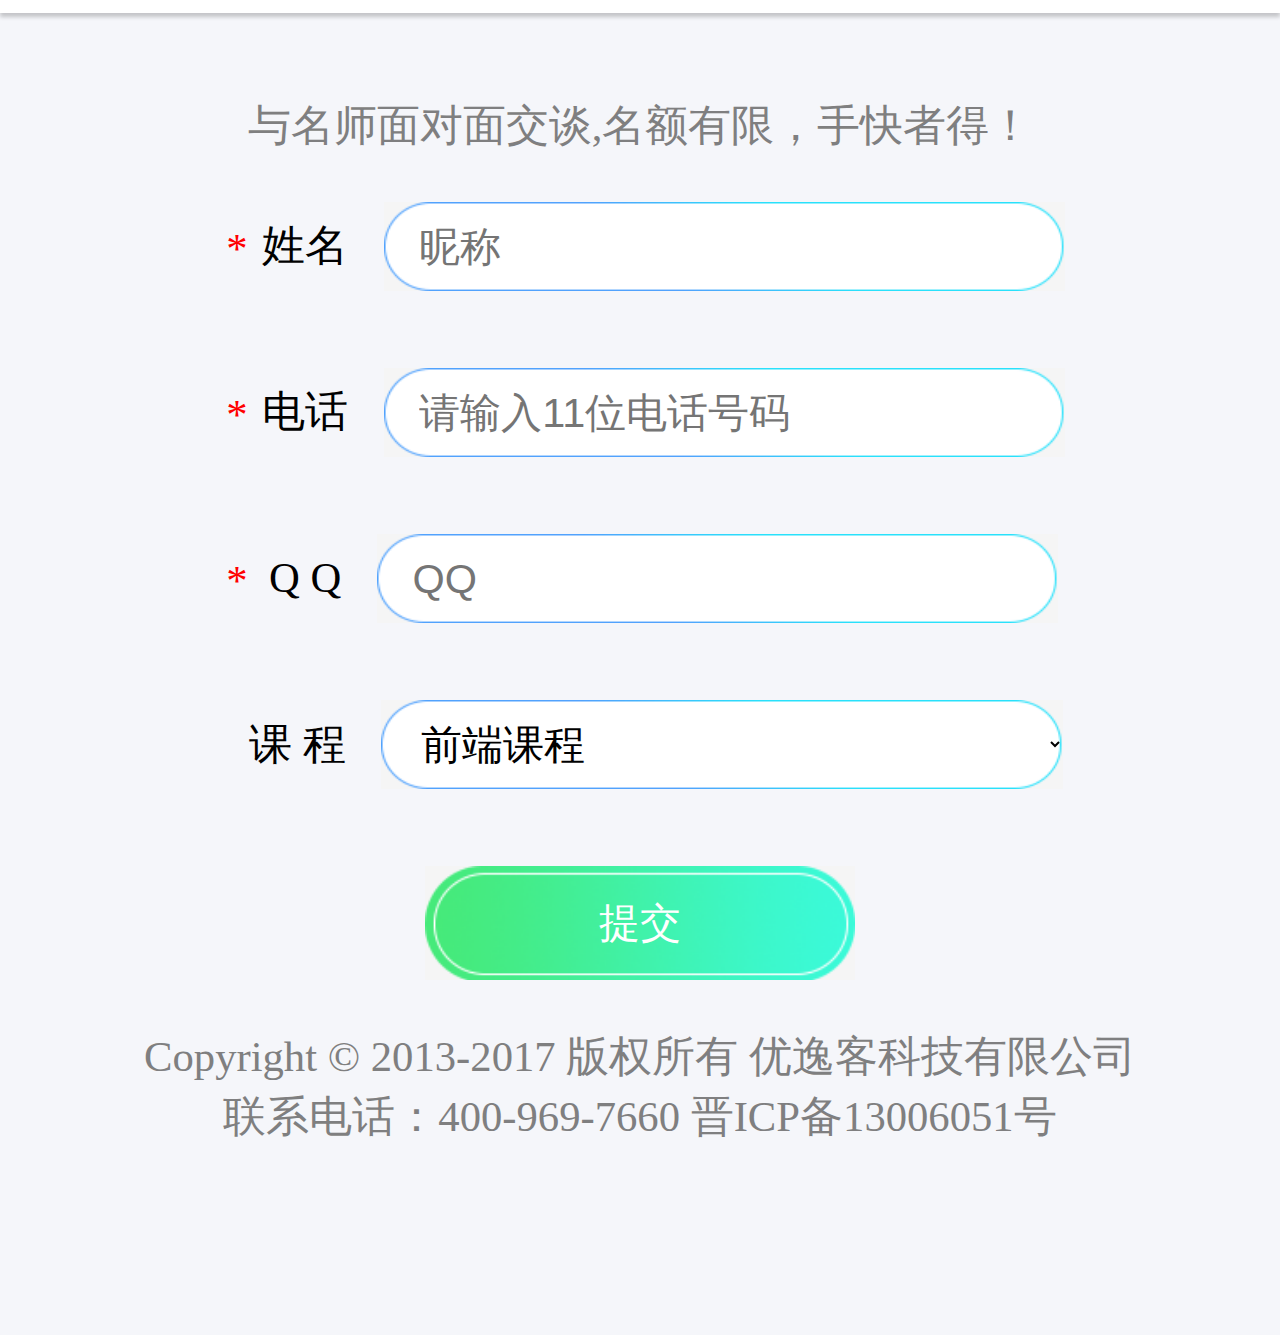
<file: web.html>
<!DOCTYPE html>
<html lang="en">
    <head>
        <meta charset="utf-8">
        <meta name="viewport" content="width=device-width, initial-scale=1.0, maximum-scale=1.0, user-scalable=0">
        <link rel="stylesheet" href="css/web.css">
       	<script src="js/index.js"></script>
    </head>
    <body>
    	<div class="banner">
    		<ul class="top">
    			<li><a href="index.html">首页</a></li>
    			<li><a href="jpjs.html">师资</a></li>
    			<li><a href="gxxy.html">学员</a></li>
    			<li><a href="mtbd.html">资讯</a></li>
    			<li><a href="rmwt.html">问题</a></li>
    		</ul>
    	</div>


    	<div class="sms">
    		<div class="title">
    			<h3><span>什么是</span>前端工程师</h3>
    			<img src="img/web/ui1lines.png" alt="">
    			<h4>FORNT-END ENGINEER</h4>
    		</div>
    		<div class="box">
    			<div>
					<span>WEB</span>
					<span>前端工程师</span>
					<span>是</span>
					<p>协调前端设计师和后端程序员实现网站页面或程序界面的美化、交互体验的一个职位</p>
    			</div>
    			<div class="k2">
					<span>WEB</span>
					<span>前端工程师</span>
					<span>主要职责是</span>
					<p>利用(X)HTML/CSS/JavaScript/Flash等各种Web技术进行客户端产品的开发。完成客户端程序（也就是浏览器端的开发，开发JavaScript以及Flash模块，同时结合后台开发技术模拟整体效果，进行丰富互联网的Web开发，致力于通过技术改善用户体验。</p>
    			</div>
    		</div>
    	</div>




    	<div class="sms ldfw">
    		<div class="title">
    			<h3>六大服务<span>全程无忧</span></h3>
    			<img src="img/web/ui1lines.png" alt="">
    			<h4>Six services</h4>
    		</div>

    		<ul>
    			<li>
    				<div>
    					<h3>零元入学</h3>
    				</div>
    				<p>先入学<br>
					就业后再付款</p>
    			</li>
    			<li>
    				<div>
    					<h3>免费试听</h3>
    				</div>
    				<p>免费试学<br>先体验后报名</p>
    			</li>
    			<li>
    				<div>
    					<h3>就业推荐</h3>
    				</div>
    				<p>终生推荐<br>
					就业服务<br>让您高枕无忧</p>
    			</li>
    			<li>
    				<div>
    					<h3>课程迭代</h3>
    				</div>
    				<p>每个季度进行<br>
					课程迭代<br>让您“快人一步”</p>
    			</li>
    			<li>
    				<div>
    					<h3>免费体检</h3>
    				</div>
    				<p>一切为了学生<br>
					让您安心学习<br>放心就业</p>
    			</li>
    			<li>
    				<div>
    					<h3>高薪就业</h3>
    				</div>
    				<p>你离年薪20万<br>
					只有<br>“一步之遥”</p>
    			</li>
    		</ul>
		</div>
	


    	<div class="sms jyqj">
    		<div class="title">
    			<h3>就业前景<span> 行业急缺 大势所趋</span></h3>
    			<img src="img/web/ui1lines.png" alt="">
    			<h4>EMPLOYED PROSPECTS</h4>
    		</div>	

    		<div class="box1">
    			<div class="xbt">
    				<p>前端开发工程师薪酬统计</p>
    				<div></div>
    				<div></div>
    			</div>
    		
    			<img src="img/web/webbfb.png" alt="">

    			<p>
    				据职友集800多份数据统计,前端工程师起薪薪资会
    				<br>
					明显高于其他后台的工程师薪资
    			</p>

    			<div class="gd">
    				了解更多>
    			</div>
    		</div>
    	</div>	



    	<div class="sms yxxy">
    		<div class="title">
    			<h3>优秀学员<span>就业信息</span></h3>
    			<img src="img/web/ui1lines.png" alt="">
    			<h4>EMPLOYED STUDENTS</h4>
    		</div>

    		<div class="box5">
    			<p>姓名</p>
    			<p>薪资</p>
    			<p>其他待遇</p>
				<div class="md">
					<p>
						<span>宋同学</span>
						<span>RMB：13000</span>
						<span>五险一金＋提成＋13薪＋其他福利</span>
					</p>
					<p style="background: #F5F5F5">
						<span>宋同学</span>
						<span>RMB：13000</span>
						<span>五险一金＋提成＋13薪＋其他福利</span>
					</p>
					<p>
						<span>宋同学</span>
						<span>RMB：13000</span>
						<span>五险一金＋提成＋13薪＋其他福利</span>
					</p>
					<p style="background: #F5F5F5">
						<span>宋同学</span>
						<span>RMB：13000</span>
						<span>五险一金＋提成＋13薪＋其他福利</span>
					</p>
					<p>
						<span>宋同学</span>
						<span>RMB：13000</span>
						<span>五险一金＋提成＋13薪＋其他福利</span>
					</p>
				</div>

				<div class="gd">
    				了解更多>
    			</div>
    		</div>
    	</div>


    	<div class="sms kcgh">
    		<div class="title">
    			<h3>优秀学员<span>就业信息</span></h3>
    			<img src="img/web/ui1lines.png" alt="">
    			<h4>EMPLOYED STUDENTS</h4>
    		</div>

    		<div class="boxkc">
    			<ul>
    				<li>
    					<div class="bt">01.美术/手绘基础</div>
    					<div class="kk">
    						<p>掌握图像和界面设计的基本法则，结合PS，ILLUSTATOR进行各种商业网站UI界面的设计实践</p>
    					</div>
    				</li>
    				<li>
    					<div class="bt">03.WEB前端开发</div>
    					<div class="kk">
    						<p>掌握PC端、移动端、响应式页面重构所需技能及规范，进行商城页面响应式网站开发实战，使用JAVASCRIPT实现PC、移动端交互效果</p>
    					</div>
    				</li>
    				<li>
    					<div class="bt">05.WEB框架开发</div>
    					<div class="kk">
    						<p>开发响应式框架、ANGULARJS实战项目、REACT开发组件基于微信平台开发、开发混合APP</p>
    					</div>
    				</li>
    			</ul>

    			<ul>
    				<li>
    					<div class="bt">02.软件/界面设计</div>
    					<div class="kk">
    						<p>掌握各种平台的界面设计规范，进行PC端、PAD端、移动端响应式界面设计实战</p>
    					</div>
    				</li>
    				<li>
    					<div class="bt">04.WEB全端开发</div>
    					<div class="kk">
    						<p>从PC端到移动端页面重构技巧、开发移动端事件库开发JQUERY插件、游戏开发。</p>
    					</div>
    				</li>
    				<li>
    					<div class="bt">06.项目评审就业服务</div>
    					<div class="kk">
    						<p>通过综合项目评审，掌握面试技巧训练有素的作品专业表达，拥有充分的专业自信与就业服务部沟通进行就业城市选定，就业常见问题的解决，开启就业服务阶段</p>
    					</div>
    				</li>
    			</ul>

    			<div class="line">
    				<div></div>
    				<div></div>
    				<div></div>
    				<div></div>
    				<div></div>
    				<div></div>
    				<div></div>
    				<div></div>
    				<div class="xia">前端工程师</div>
    				<div id="shang">零基础</div>

    			</div>

    		</div>
    	</div>

		
		<div class="sms jyfx">
    		<div class="title">
    			<h3>就业方向 <span>任你来选</span></h3>
    			<img src="img/web/ui1lines.png" alt="">
    			<h4>employment direction</h4>
    		</div>

    		<div class="boxfx">
    			<img src="img/web/xiaoren.png" alt="">
    			<div>前端工程师</div>
    			<div>移动前端开发工程师</div>
    			<div>微信二次开发工程师</div>
    			<div>HTML5开发工程师</div>
    			<div class="zq">
    				<div></div>
    			</div>

    			<div></div>
    			<div>您的顾虑 我们来解决</div>
    			<div class="kk">
    				<p>零基础学习,WEB前端能学好吗?</p>
    				<p>非相关专业,也适合学习WEB前端吗？</p>
    				<p>如何选择,一家靠谱的WEB前端培训机构？</p>
    				<p>需要多少钱,学习WEB前端开发</p>
    				<p>前景如何,能去哪些企业？</p>
    			</div>

    			<div class="hq"></div>
    		</div>
    	</div>



    	<div class="sms sjzx">
    		<div class="title">
    			<h3><span>手机专享 </span>“0元试学”</h3>
    			<img src="img/web/ui1lines.png" alt="">
    			<h4>Free trial</h4>
    		</div>


    		<p>与名师面对面交谈,名额有限，手快者得！</p>



    		<div class="bd">
	    		<form action="">
	    			<span>*</span>姓名<input type="text" placeholder="昵称">
	    			<br>
	    			<span>*</span>电话<input type="text" placeholder="请输入11位电话号码">
	    			<br>
	    			<span>*</span>Q Q<input type="text" placeholder="QQ">
	    			<br>
	    			
	    			&nbsp;&nbsp;&nbsp;课 程<select name="" id="">
	    				<option value="" >UI课程</option>
	    				<option value="" selected="">前端课程</option>
	    				<option value="" >全栈课程</option>
	    				<option value="">PHP课程</option>
	    			</select>

                    <input class="gd" type="submit" value="提交">
	    		</form>
	    	</div>

			

    		<p class="yy yy1">Copyright © 2013-2017 版权所有 优逸客科技有限公司</p>
    		<p class="yy">联系电话：400-969-7660 晋ICP备13006051号</p>
    	</div>


    	<div class="xx">
			<div>
				<img src="img/qq.png" alt="">
				<p>免费试听</p>
			</div>

			<div>
				<img src="img/xx.png" alt="">
				<p>在线沟通</p>
				<div class="dd">6</div>
			</div>
		</div>
		<div class="hs">
			<img src="img/dh.png" alt="">
			<span>免费拨打</span>
		</div>

    </body>
</html>
</file>
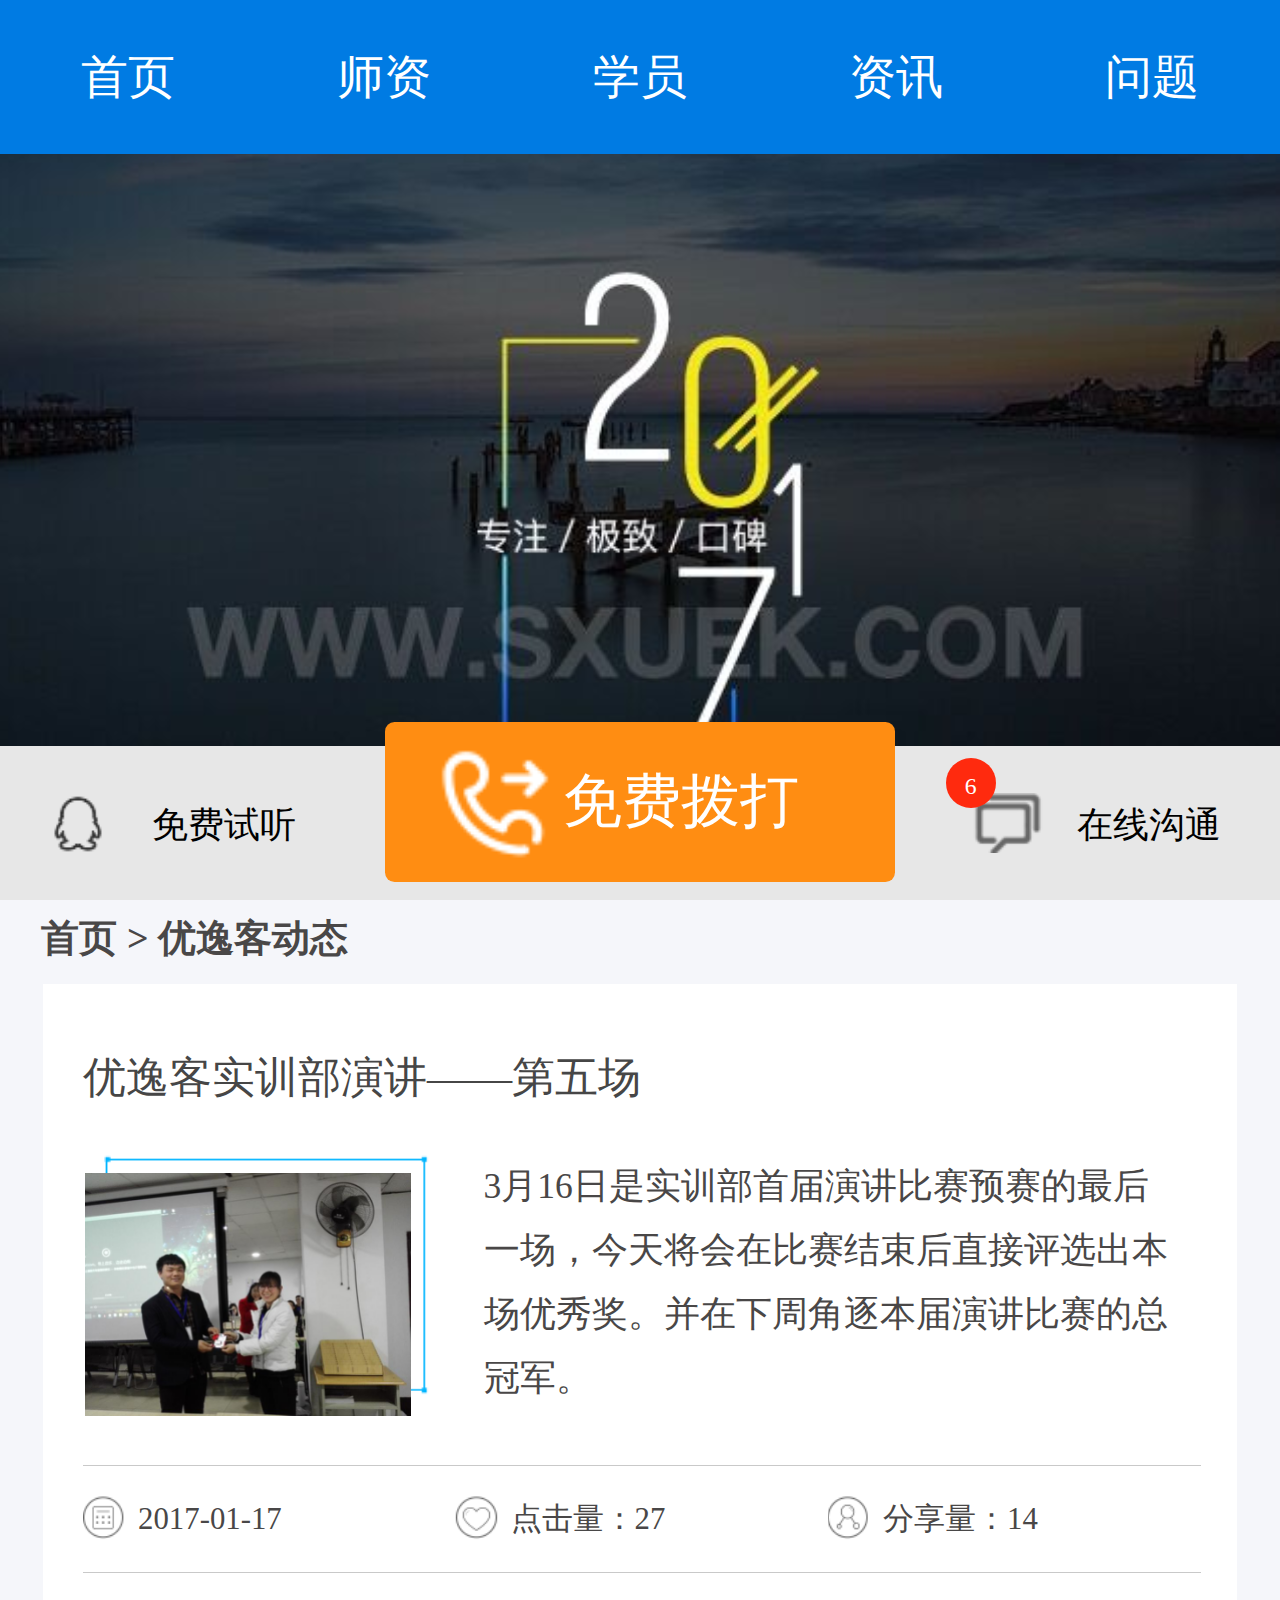
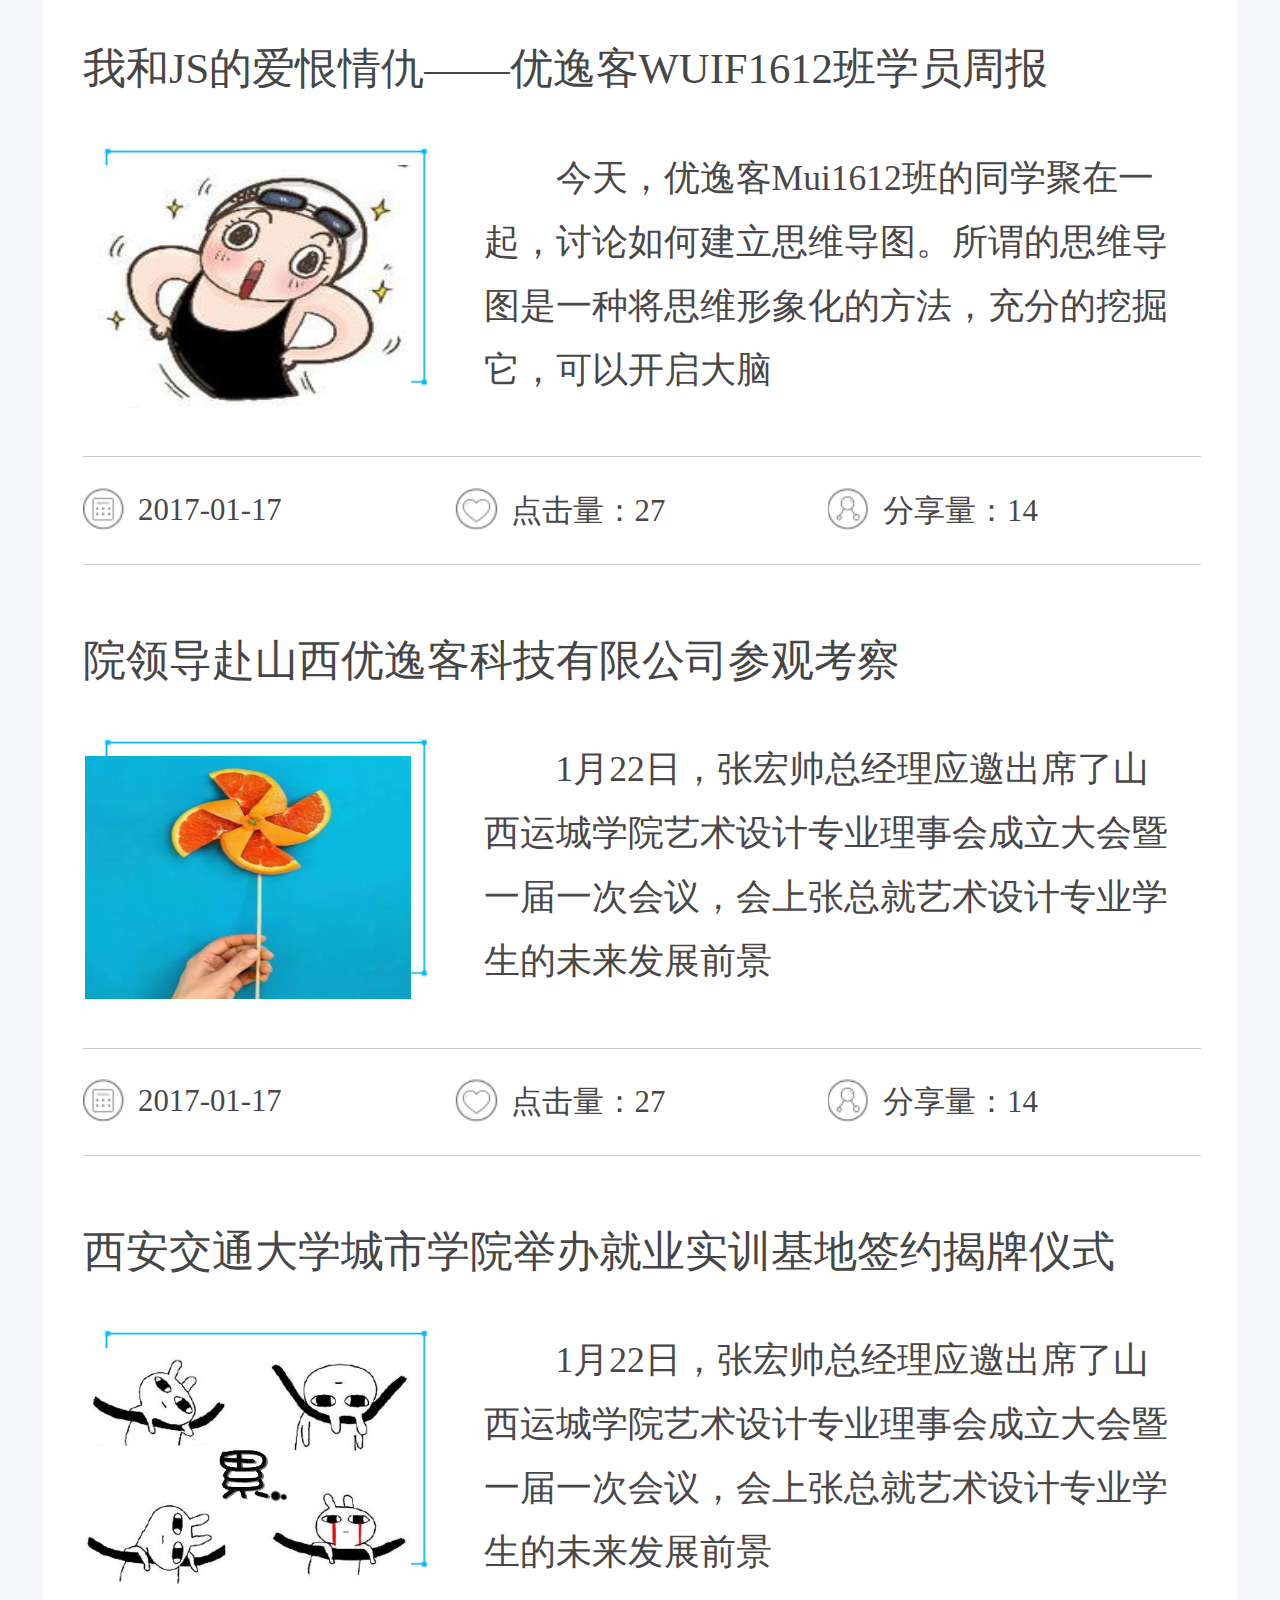
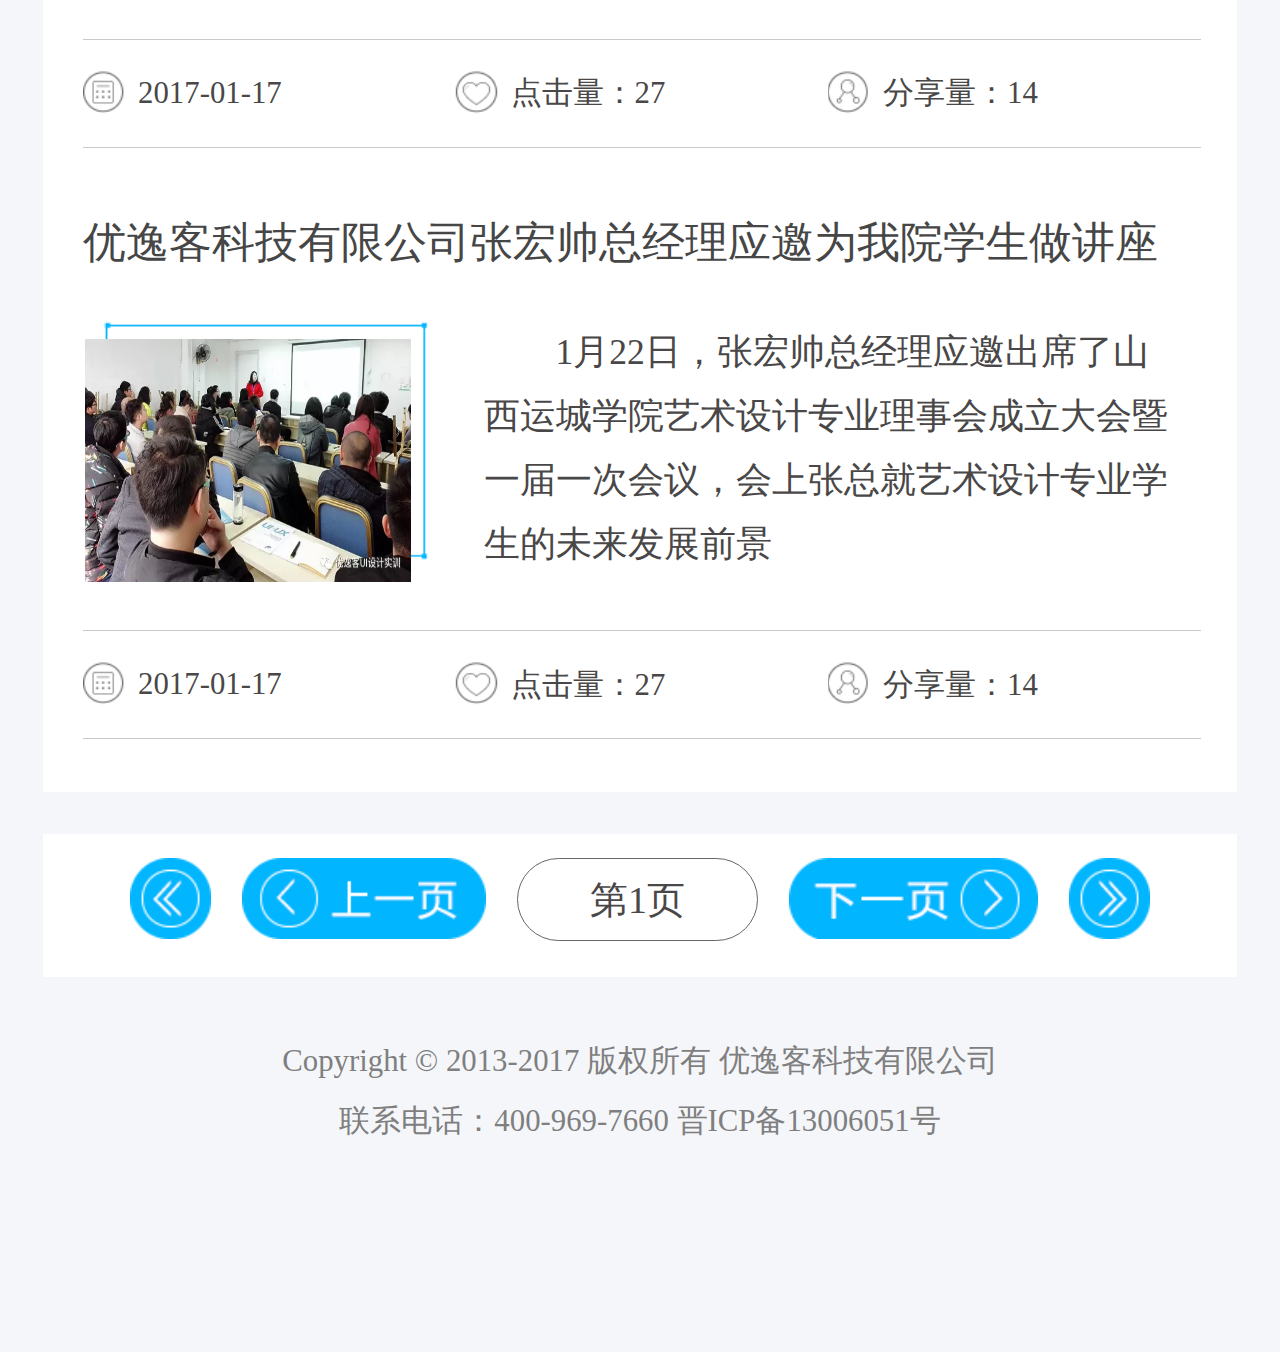
<file: yykhd.html>
﻿<!DOCTYPE html>
<html lang="en">
     <head>
       <meta charset="utf-8">
        <meta name="viewport" content="width=device-width, initial-scale=1.0, maximum-scale=1.0, user-scalable=0">
        <link rel="stylesheet" href="css/mtbd.css">
       	<script src="js/index.js"></script>
    </head>
    <body>
    	<div class="banner">
    		<ul class="top">
    			<li><a href="index.html">首页</a></li>
    			<li><a href="jpjs.html">师资</a></li>
    			<li><a href="gxxy.html">学员</a></li>
    			<li>
    				<a href="">资讯</a>
    				
    			</li>
    			<li><a href="rmwt.html">问题</a></li>
    		</ul>
    	</div>



    	<div class="box">
    		<div class="title">
	    		<a href="index.html">首页</a>
	    		>
	    		优逸客动态
			</div>

			



			<div class="bj">
	    		<a href="">
		    		<div class="k1">
		    			<h2>优逸客实训部演讲——第五场</h2>
		    			<img src="img/mtbd/media_line.png" alt="">

		    			<img class="fd" src="img/yykbd/20170317055339911.png" alt="">

		    			<p>3月16日是实训部首届演讲比赛预赛的最后一场，今天将会在比赛结束后直接评选出本场优秀奖。并在下周角逐本届演讲比赛的总冠军。</p>

		    			<ul>
		    				<li>
		    					<div></div>
		    					&nbsp;2017-01-17
		    				</li>
		    				<li>
		    					<div></div>
		    					&nbsp;点击量：27
		    				</li>
		    				<li>
		    					<div></div>
		    					&nbsp;分享量：14
		    				</li>
		    				
		    			</ul>
		    		</div>
	    		</a>


				<a href="">
		    		<div class="k1">
		    			<h2>我和JS的爱恨情仇——优逸客WUIF1612班学员周报</h2>
		    			<img src="img/mtbd/media_line.png" alt="">

		    			<img class="fd" src="img/yykbd/20170316061658501.png" alt="">

		    			<p>　　今天，优逸客Mui1612班的同学聚在一起，讨论如何建立思维导图。所谓的思维导图是一种将思维形象化的方法，充分的挖掘它，可以开启大脑   </p>

		    			<ul>
		    				<li>
		    					<div></div>
		    					&nbsp;2017-01-17
		    				</li>
		    				<li>
		    					<div></div>
		    					&nbsp;点击量：27
		    				</li>
		    				<li>
		    					<div></div>
		    					&nbsp;分享量：14
		    				</li>
		    				
		    			</ul>
		    		</div>
		    	</a>
				<a href="">
		    		<div class="k1">
		    			<h2>院领导赴山西优逸客科技有限公司参观考察</h2>
		    			<img src="img/mtbd/media_line.png" alt="">

		    			<img class="fd" src="img/yykbd/20170316061637456.png" alt="">

		    			<p>　　1月22日，张宏帅总经理应邀出席了山西运城学院艺术设计专业理事会成立大会暨一届一次会议，会上张总就艺术设计专业学生的未来发展前景   </p>

		    			<ul>
		    				<li>
		    					<div></div>
		    					&nbsp;2017-01-17
		    				</li>
		    				<li>
		    					<div></div>
		    					&nbsp;点击量：27
		    				</li>
		    				<li>
		    					<div></div>
		    					&nbsp;分享量：14
		    				</li>
		    				
		    			</ul>
		    		</div>
		    	</a>
				<a href="">
		    		<div class="k1">
		    			<h2>西安交通大学城市学院举办就业实训基地签约揭牌仪式</h2>
		    			<img src="img/mtbd/media_line.png" alt="">

		    			<img class="fd" src="img/yykbd/20170316061557304.jpg" alt="">

		    			<p>　　1月22日，张宏帅总经理应邀出席了山西运城学院艺术设计专业理事会成立大会暨一届一次会议，会上张总就艺术设计专业学生的未来发展前景   </p>

		    			<ul>
		    				<li>
		    					<div></div>
		    					&nbsp;2017-01-17
		    				</li>
		    				<li>
		    					<div></div>
		    					&nbsp;点击量：27
		    				</li>
		    				<li>
		    					<div></div>
		    					&nbsp;分享量：14
		    				</li>
		    				
		    			</ul>
		    		</div>
				</a>
				<a href="">
		    		<div class="k1">
		    			<h2>优逸客科技有限公司张宏帅总经理应邀为我院学生做讲座</h2>
		    			<img src="img/mtbd/media_line.png" alt="">

		    			<img class="fd" src="img/yykbd/20170316061331747.png" alt="">

		    			<p>　　1月22日，张宏帅总经理应邀出席了山西运城学院艺术设计专业理事会成立大会暨一届一次会议，会上张总就艺术设计专业学生的未来发展前景   </p>

		    			<ul>
		    				<li>
		    					<div></div>
		    					&nbsp;2017-01-17
		    				</li>
		    				<li>
		    					<div></div>
		    					&nbsp;点击量：27
		    				</li>
		    				<li>
		    					<div></div>
		    					&nbsp;分享量：14
		    				</li>
		    				
		    			</ul>
		    		</div>
		    	</a>
	    	</div>


	    	<div class="fydh">
	    		<div>
	    			<a href=""><img src="img/mtbd/s1.png" alt=""></a>
	    			<a href=""><img src="img/mtbd/s2.png" alt=""></a>
	    			<a href="">第1页</a>
	    			<a href=""><img src="img/mtbd/s3.png" alt=""></a>
	    			<a href=""><img src="img/mtbd/s4.png" alt=""></a>
	    		</div>
	    	</div>


	    	<div class="coy">
	    		<p class="yy">Copyright © 2013-2017 版权所有 优逸客科技有限公司</p>
    			<p>联系电话：400-969-7660 晋ICP备13006051号</p>
	    	</div>

    	</div>




    	<div class="xx">
			<div>
				<img src="img/qq.png" alt="">
				<p>免费试听</p>
			</div>

			<div>
				<img src="img/xx.png" alt="">
				<p>在线沟通</p>
				<div class="dd">6</div>
			</div>
		</div>
		<div class="hs">
			<img src="img/dh.png" alt="">
			<span>免费拨打</span>
		</div>
    </body>
</html>
</file>
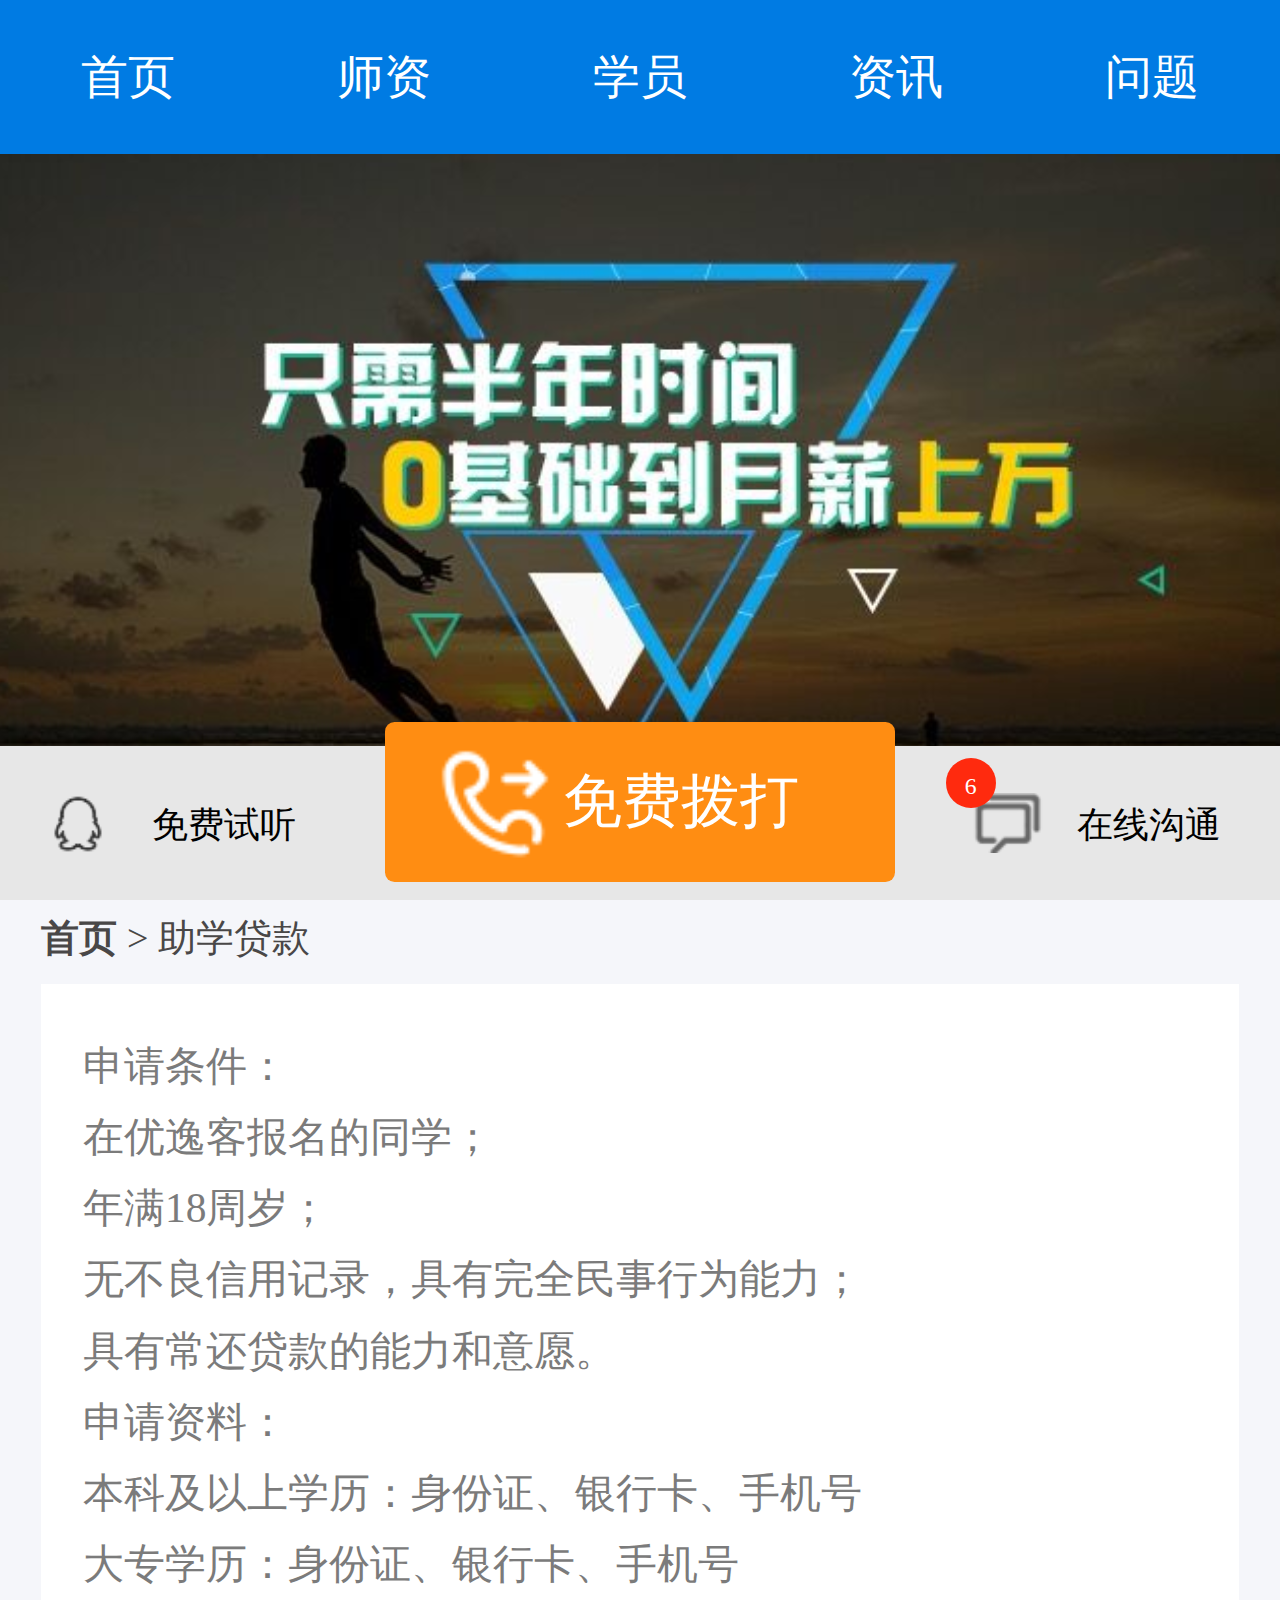
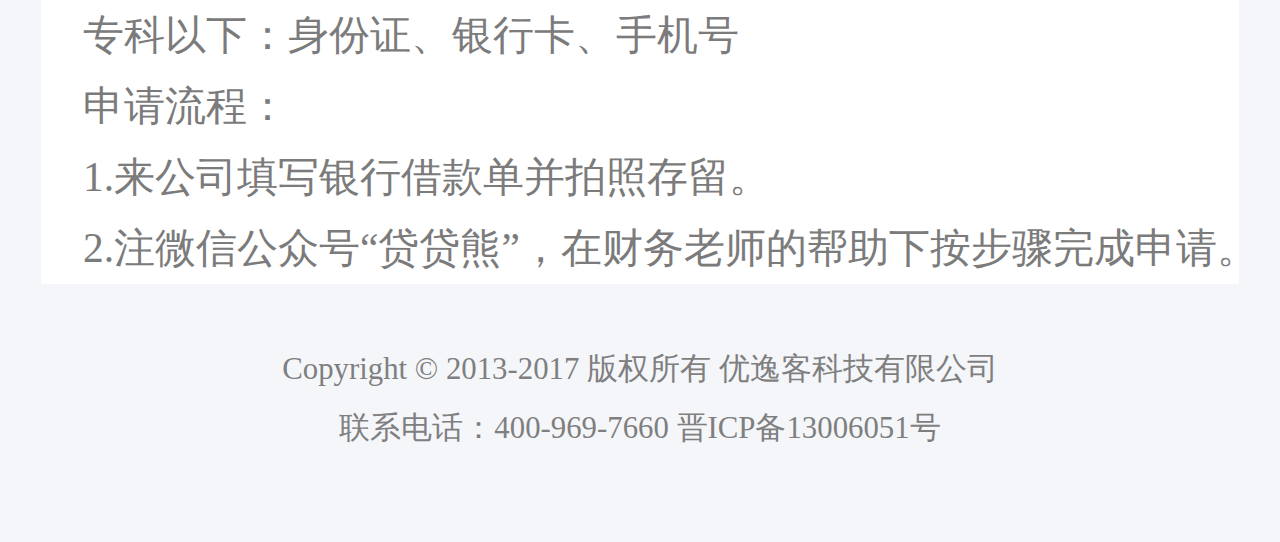
<file: zxdk.html>
<!DOCTYPE html>
<html lang="en">
     <head>
       <meta charset="utf-8">
        <meta name="viewport" content="width=device-width, initial-scale=1.0, maximum-scale=1.0, user-scalable=0">
        <link rel="stylesheet" href="css/zxdk.css">
       	<script src="js/index.js"></script>
    </head>
    <body>
    	<div class="banner">
    		<ul class="top">
    			<li><a href="index.html">首页</a></li>
    			<li>
    				<a href="jpjs.html">师资</a>
					
    			</li>
    			<li><a href="">学员</a>
    			</li>
    			<li>
    				<a href="mtbd.html">资讯</a>	
    			</li>
    			<li><a href="rmwt.html">问题</a></li>
    		</ul>
    	</div>


    	<div class="box">
    		<div class="title">
	    		<a href="index.html">首页</a>
	    		>
	    		助学贷款
			</div>

			<div class="boxtj">
				<p>
				申请条件：<br>
				在优逸客报名的同学；<br>
				年满18周岁；<br>
				无不良信用记录，具有完全民事行为能力；<br>
				具有常还贷款的能力和意愿。<br>
				申请资料：<br>
				本科及以上学历：身份证、银行卡、手机号<br>
				大专学历：身份证、银行卡、手机号<br>
				专科以下：身份证、银行卡、手机号<br>
				申请流程：<br>
				1.来公司填写银行借款单并拍照存留。<br>
				2.注微信公众号“贷贷熊”，在财务老师的帮助下按步骤完成申请。<br> </p>
			</div>


			<div class="coy">
	    	<p class="yy">Copyright © 2013-2017 版权所有 优逸客科技有限公司</p>
    		<p>联系电话：400-969-7660 晋ICP备13006051号</p>
	    </div>	
		</div>


		



    	<div class="xx">
			<div>
				<img src="img/qq.png" alt="">
				<p>免费试听</p>
			</div>

			<div>
				<img src="img/xx.png" alt="">
				<p>在线沟通</p>
				<div class="dd">6</div>
			</div>
		</div>
		<div class="hs">
			<img src="img/dh.png" alt="">
			<span>免费拨打</span>
		</div>
    </body>
</html>
</file>
<file: css/index.css>
/*
* @Author: Administrator
* @Date:   2017-04-05 20:02:23
* @Last Modified by:   Administrator
* @Last Modified time: 2017-04-11 09:18:24
*/
*{
	margin: 0;
	padding: 0;
	list-style: none;
}
a{
	text-decoration: none;
}
.banner{
	width: 100%;
	height: 6.07rem;
	background-image: url('../img/banner_02.png');
	background-size: cover;
	background-position: center;
}
.banner .top{
	width: 100%;
	height: 1.3rem;
	background: #007BE3;
	position: relative;
	/* z-index: 99; */
}

.center{
	width: 100%;
	height: auto;
	overflow: hidden;
	background: #F5F6FA;
}
.center ul{
	width: 100%;
	display: flex;
	flex-wrap: wrap;
	justify-content: center;
	align-items: center;
}

.center ul li{
	width: 25%;
	height: 2.85rem;
	margin-top: 0.4rem;
	padding-bottom: 0.4rem;

}
.center ul li a{
	display: block;
	width: 2.22rem;
	height: 2.22rem;
	border-radius: 0.25rem;
	background: #FFFFFF;
	margin: 0 auto;
	display: flex;
	justify-content: center;
	align-items: center;
}
.center ul li a div{
	width: 1.5rem;
	height: 1.5rem;
	background-image: url('../img/shouye6.png');
	background-size: 3rem;
}
.center ul li h5{
	font-size: 0.25rem;
	text-align: center;
	margin-top: 0.1rem;
	font-weight: 400;
}
.center ul li:nth-child(2) div{
	background-image: url('../img/shouye6.png');
	background-position: 1.5rem 0;
}
.center ul li:nth-child(3) div{
	background-image: url('../img/shouye6.png');
	background-position: 0.02rem -1.7rem;
}
.center ul li:nth-child(4) div{
	background-image: url('../img/ufo.png');
	background-size: 1.5rem;
}
.center ul li:nth-child(5) div{
	background-image: url('../img/shouye6.png');
	background-position: 1.5rem -1.7rem;
}
.center ul li:nth-child(6) div{
	background-image: url('../img/shouye6.png');
	background-position: 0rem -4.9rem;
}
.center ul li:nth-child(7) div{
	background-image: url('../img/shouye6.png');
	background-position: 0.02rem -3.3rem;
}
.center ul li:nth-child(8) div{
	background-image: url('../img/shouye6.png');
	background-position: 1.5rem -3.3rem;
}

.bottom{
	width: 100%;
	height: auto;
	overflow: hidden;	
}
.bottom .title{
	width: 100%;
	height: 0.9rem;
	font-size: 0.3rem;
	text-align: center;
	line-height: 0.9rem;
}
.bottom .title_xia{
	width: 100%;
}
.bottom .title_xia>div{
	width: 50%;
	height: 3.15rem;
	border-right: 1px solid #e8e8e8;
    padding: 0.38rem 0rem 0.48rem 0.3rem;
    box-sizing: border-box;
    float: left;
    border-top: 1px solid #e8e8e8;
    border-bottom: 1px solid #e8e8e8;
 

}

.bottom .title_xia div h3{
	width: 1.70rem;
	font-size: 0.34rem;
	color: #000;
	float: left;
	font-weight: 500;
}
.bottom .title_xia div p{
	width: 2.3rem;
	font-size: 0.28rem;
	line-height: 0.4rem;
	color: #999999;
	float: left;
}
.bottom .title_xia div div{
	width: 2.2rem;
	height: 2.2rem;
	background-image: url('../img/shouye6.png');
	background-size: 3.2rem;
	background-position: 0rem -7rem;
	float: right;
	margin-right: 0.3rem;
}
.bottom .x1>div{
	border-right: 0;	
}
.bottom .x1 div div{
	height: 2.5rem;
	margin-right: 0.3rem;
	background-size: 3rem;
	background-position: 0rem -8.6rem;
}

.zxl{
	width: 100%;
	height: auto;
	overflow: hidden;	
	padding-bottom: 1.3rem;
}
.zxl a{
	display: block;
	width: 33.3333333333%;
	float: left;
	height: 1.85rem;
	
}
.zxl a>div{
	width: 100%;
	float: left;
	height: 1.85rem;
	display: flex;
	align-items: center;
	border-right: 1px solid #e8e8e8;
	box-sizing: border-box;
}
.zxl div img{
	margin-left: 0.2rem;
	width: 0.85rem;	
	height: auto;
}
.zxl div h3{
	width: 2.0rem;
	font-size: 0.34rem;
	color: #000;
	font-weight: 500;
	margin-left: 0.2rem;
}
.zxl div p{
	width: 2.4rem;
	font-size: 0.28rem;
	line-height: 0.4rem;
	color: #999999;
}

.xx{
	width: 100%;
	height: 1.3rem;
	background: #E7E7E7;
	display: flex;
	align-items: center;
	position: fixed;
	bottom: 0;
	z-index: 99;
}
.xx>div{
	width: 2.3rem;
	height: 0.5rem;
	margin-left: 0.4rem;
	font-size: 0.3rem;
}
.xx>div p{
	/* width: 1.4rem; */
	float: right;
	line-height: 0.55rem;
	margin-right: 0.2rem;
}
.xx div img{
	height: 0.5rem;
}
.xx>div:last-child{
	margin-left: 5.5rem
}
.xx .dd{
	width: 0.42rem;
	height: 0.42rem;
	border-radius: 50%;
	background: #FF2A0E;
	position: absolute;
	top: 0.1rem;
	right: 2.4rem;
	line-height: 0.48rem;
	text-align: center;
	color: #fff;
	font-size: 0.2rem;
}


.hs{
	width: 4.3rem;
	height: 1.35rem;
	border-radius: 0.08rem;
	background: #FF8D12;
	display: flex;
	align-items: center;
	position: fixed;
	bottom: 0.15rem;
	left: 0;
	right: 0;
	margin: 0 auto;
	box-sizing: border-box;
	padding-left: 0.4rem;
	z-index: 99;
}
.hs img{
	width: 1.1rem;
}
.hs span{
	color: #fff;
	font-size: 0.5rem;
}



.gus{
	width: 100%;
	height: 1.25rem;
	background: #37BBFF;
	position: fixed;
	top: 0;
	display: flex;
	overflow: hidden;
}
.gus>div{
	width: 24%;
	height: 1.25rem;
}
.gus>div:first-child{
	flex-grow: 1;
	display: flex;
	align-items: center;
}
.gus div div{
	width: 7.9rem;
	height: 1rem;
	border-radius: 0.04rem;
	background: #CCCCCC;
	margin: 0 auto;
}
.gus div div form{
	width: 100%;
	border-radius: 0.04rem;
	height: 1rem;
	display: flex;
	align-items: center;
	justify-content: center;
}
.gus div div input{
	width: 99%;
	border-radius: 0.04rem;
	height: 0.9rem;
	font-size: 0.3rem;
	border: 0;
	padding-left: 0.2rem;
	box-sizing: border-box;
	color: #A9A9A9;
}

.gus>div:last-child{
	/* width: 2.06rem;
	height: 0.86rem;
	background: #03159B; */
	display: flex;
	align-items: center;
	justify-content: center;
}
.gus>div:last-child input{
	width: 1.9rem;
	height: 0.8rem;
	border-radius: 0.06rem;
	background: #03159B;
	border: 0;
	font-size: 0.3rem;
	color: #fff;
	text-align: center;
}
</file>
<file: css/gxxy.css>
/*
* @Author: Administrator
* @Date:   2017-04-07 14:07:18
* @Last Modified by:   Administrator
* @Last Modified time: 2017-04-09 01:02:13
*/
/*
* @Author: Administrator
* @Date:   2017-04-06 14:53:54
* @Last Modified by:   Administrator
* @Last Modified time: 2017-04-07 11:56:54
*/
*{
	margin: 0;
	padding: 0;
	list-style: none;
}
a{
	text-decoration: none;
	color: #494747;
}
.banner{
	width: 100%;
	height: 7.2rem;
	background-image: url('../img/gxxy/9k=.jpg');
	background-size: cover;
	background-position: center;
}
.banner .top{
	width: 100%;
	height: 1.3rem;
	background: #007BE3;
	position: fixed;
	top: 0;
	display: flex;
	justify-content: space-around;
	align-items: center;
	position: fixed;
	top:0;
	z-index: 99;
}

.banner .top li{
	width: 20%;
	height: 100%;
	line-height: 1.3rem;
	display: flex;
	align-items: center;
	position: relative;
}
.banner .top a{
	width: 100%;
	font-size: 0.4rem;
	color: #fff;
	text-align: center;
}
.banner .top li div{
	width: 100%;
	height: 0.06rem;
    background: #fff;
    position: absolute;
    left: 0;
    bottom: 0;
}

.box{
	width: 100%;
	height: auto;
	overflow: hidden;
	background: #F5F6FA;
	padding-top: 0.5rem;
	font-size: 0.32rem;
	color: #494747;
	font-weight: 600;
	padding-bottom: 1.7rem;
}

.box .title{
	height: 0.6rem;
}

.box .title a{
	font-size: 0.32rem;
	color: #494747;
	font-weight: 600;
	margin-left: 0.35rem;
	padding-bottom: 0.22rem;
}
.box .bj{
	width: 10.08rem;
	height: auto;
	background: #fff;
	margin: 0 auto; 
	padding-top: 0.15rem;
	padding-bottom: 0.43rem;
}




.box .bj .r1{
	width: 9.42rem;
	height: 2.8rem;
	margin: 0 auto;
	background: #fff;
	border-bottom: 2px solid #B8B8B8;
	box-sizing: border-box;
	padding-top: 0.5rem;
}

.box .bj .r1 .tp{
	width: 2.79rem;
	height: 1.83rem;
	background-image: url('../img/gxxy/xdgAA5oFbBgBOsuAAAAAElFTkSuQmCC.png');
	background-size: cover;
	float: left;
	border-radius: 0.12rem;
}
.box .bj .r1 .wz{
	width: 6rem;
	height: 1.83rem;
	/* background: green; */
	float: right;
	font-weight: 400;
}
.box .bj .r1 .wz span{
	font-size: 0.35rem;
	font-weight: 400;
	color: #121212;
	line-height: .8rem;
}
.box .bj .r1 .wz .qq{
	font-size: 0.25rem;
	margin-left: 0.18rem;
	color: #444444;
}
.box .bj .r1 .wz div{
	width: 100%;
	border-bottom: 2px dashed #B8B8B8;
	margin: 0 auto;
}
.box .bj .r1 .wz h4{
	font-size: 0.33rem;
	font-weight: 400;
	color: #94D43B;
	margin-top: 0.24rem;
	margin-bottom: 0.3rem;
}
.box .bj .r1 .wz p{
	width: 4rem;
	white-space: nowrap;
	overflow: hidden;
	text-overflow: ellipsis;
	color: #666666;
	margin-bottom: 0.2rem;
}
.box .bj .r1 .wz .gd{
	border: 0;
	color: #FF9608;
}

.box .box1 div:nth-child(2) .tp{
	background-image: url('../img/gxxy/AgwA+TGLjJDQTu8AAAAASUVORK5CYII=.png');
}
.box .box1 div:nth-child(3) .tp{
	background-image: url('../img/gxxy/I8AAad790fPC+MAAAAAASUVORK5CYII=.png');
}
.box .box1 div:nth-child(4) .tp{
	background-image: url('../img/gxxy/D8CDACrpYjQsKLBNAAAAABJRU5ErkJggg==.png');
}












.box .fydh{
	width: 10.08rem;
	height: 1.2rem;
	background: #fff;
	margin: 0 auto;
	/* margin-top: 0.26rem; */
	display: flex;
	align-items: center;
}

.box .fydh div{
	width: 8.6rem;
	height: 0.8rem;
	margin: 0 auto;
	display: flex;
	justify-content: space-between;
}
.box .fydh div img{
	height: 0.68rem;
}

.box .fydh div a:nth-child(3){
	width: 2.03rem;
	height: 0.7rem;
	border: 1px solid #666666;
	border-radius: 0.4rem;
	text-align: center;
	line-height: 0.7rem;
	box-sizing: border-box;
	font-weight: 400;

}















.coy p{
	width: 100%;
	float: left;
	text-align: center;
	line-height: 0.5rem;
	color: #7F7F80;	
	font-weight: 400;
	font-size: 0.26rem;
}
.coy .yy{
	margin-top: 0.47rem;
}


.xx{
	width: 100%;
	height: 1.3rem;
	background: #E7E7E7;
	display: flex;
	align-items: center;
	position: fixed;
	bottom: 0;
	z-index: 99;
}
.xx>div{
	width: 2.3rem;
	height: 0.5rem;
	margin-left: 0.4rem;
	font-size: 0.3rem;
}
.xx>div p{
	/* width: 1.4rem; */
	float: right;
	line-height: 0.55rem;
	margin-right: 0.2rem;
}
.xx div img{
	height: 0.5rem;
}
.xx>div:last-child{
	margin-left: 5.5rem
}
.xx .dd{
	width: 0.42rem;
	height: 0.42rem;
	border-radius: 50%;
	background: #FF2A0E;
	position: absolute;
	top: 0.1rem;
	right: 2.4rem;
	line-height: 0.48rem;
	text-align: center;
	color: #fff;
	font-size: 0.2rem;
}
.hs{
	width: 4.3rem;
	height: 1.35rem;
	border-radius: 0.08rem;
	background: #FF8D12;
	display: flex;
	align-items: center;
	position: fixed;
	bottom: 0.15rem;
	left: 0;
	right: 0;
	margin: 0 auto;
	box-sizing: border-box;
	padding-left: 0.4rem;
	z-index: 99;
}
.hs img{
	width: 1.1rem;
}
.hs span{
	color: #fff;
	font-size: 0.5rem;
}
</file>
<file: css/gywm.css>
/*
* @Author: Administrator
* @Date:   2017-04-07 14:07:18
* @Last Modified by:   Administrator
* @Last Modified time: 2017-04-11 00:06:41
*/
/*
* @Author: Administrator
* @Date:   2017-04-06 14:53:54
* @Last Modified by:   Administrator
* @Last Modified time: 2017-04-07 11:56:54
*/
*{
	margin: 0;
	padding: 0;
	list-style: none;
}
a{
	text-decoration: none;
	color: #494747;
}
.banner{
	width: 100%;
	height: 7.2rem;
	background-image: url('../img/jpjs/banner3.jpg');
	background-size: cover;
	background-position: center;
}
.banner .top{
	width: 100%;
	height: 1.3rem;
	background: #007BE3;
	position: fixed;
	top: 0;
	display: flex;
	justify-content: space-around;
	align-items: center;
	position: fixed;
	top:0;
	z-index: 99;
}

.banner .top li{
	width: 20%;
	height: 100%;
	line-height: 1.3rem;
	display: flex;
	align-items: center;
	position: relative;
}
.banner .top a{
	width: 100%;
	font-size: 0.4rem;
	color: #fff;
	text-align: center;
}
.banner .top li div{
	width: 100%;
	height: 0.06rem;
    background: #fff;
    position: absolute;
    left: 0;
    bottom: 0;
}

.box{
	width: 100%;
	height: auto;
	overflow: hidden;
	background: #F5F6FA;
	padding-top: 0.5rem;
	font-size: 0.32rem;
	color: #494747;
	font-weight: 600;
	padding-bottom: 1.7rem;
}

.box .title{
	height: 0.6rem;
}

.box .title a{
	font-size: 0.32rem;
	color: #494747;
	font-weight: 600;
	margin-left: 0.35rem;
	padding-bottom: 0.22rem;
}

.box .k1{
	width: 10.1rem;
	height: auto;
	overflow: hidden;
	margin: 0 auto;
	background: #fff;
	box-sizing: border-box;
	padding: .5rem .3rem 0;
	font-weight: 200;
	line-height: 0.6rem;
	padding-bottom: 0.5rem;
}
.box .k1 div{
	width: .12rem;
	height: .38rem;
	background: #01B5FF;
	display: inline-block;
}
.box .k1 h3{
	width: 2.12rem;
	display: inline-block;
	margin-bottom: 0.2rem;

}
.box .k1 p{
	border-top: 1px dashed #666666;
	padding-top: 0.2rem;
}

.box .k1 .tt{
	width: 100%;
	height: 2.3rem;
	background: #fff;
	display: flex;
	justify-content: space-around;
	border-top: 1px dashed #666666;
	padding-top: 0.3rem;
}

.box .k1 .tt img{
	width: 1.98rem;
	height: 1.98rem;
}
.box>img{
	width: 2.5rem;
	margin-top: .3rem;
	margin-left: 3.8rem;
}










.coy p{
	width: 100%;
	float: left;
	text-align: center;
	line-height: 0.5rem;
	color: #7F7F80;	
	font-weight: 400;
	font-size: 0.26rem;
}
.coy .yy{
	margin-top: 0.47rem;
}


.xx{
	width: 100%;
	height: 1.3rem;
	background: #E7E7E7;
	display: flex;
	align-items: center;
	position: fixed;
	bottom: 0;
	z-index: 99;
}
.xx>div{
	width: 2.3rem;
	height: 0.5rem;
	margin-left: 0.4rem;
	font-size: 0.3rem;
}
.xx>div p{
	/* width: 1.4rem; */
	float: right;
	line-height: 0.55rem;
	margin-right: 0.2rem;
}
.xx div img{
	height: 0.5rem;
}
.xx>div:last-child{
	margin-left: 5.5rem
}
.xx .dd{
	width: 0.42rem;
	height: 0.42rem;
	border-radius: 50%;
	background: #FF2A0E;
	position: absolute;
	top: 0.1rem;
	right: 2.4rem;
	line-height: 0.48rem;
	text-align: center;
	color: #fff;
	font-size: 0.2rem;
}
.hs{
	width: 4.3rem;
	height: 1.35rem;
	border-radius: 0.08rem;
	background: #FF8D12;
	display: flex;
	align-items: center;
	position: fixed;
	bottom: 0.15rem;
	left: 0;
	right: 0;
	margin: 0 auto;
	box-sizing: border-box;
	padding-left: 0.4rem;
	z-index: 99;
}
.hs img{
	width: 1.1rem;
}
.hs span{
	color: #fff;
	font-size: 0.5rem;
}
</file>
<file: css/jpjs.css>
/*
* @Author: Administrator
* @Date:   2017-04-07 14:07:18
* @Last Modified by:   Administrator
* @Last Modified time: 2017-04-09 01:03:32
*/
/*
* @Author: Administrator
* @Date:   2017-04-06 14:53:54
* @Last Modified by:   Administrator
* @Last Modified time: 2017-04-07 11:56:54
*/
*{
	margin: 0;
	padding: 0;
	list-style: none;
}
a{
	text-decoration: none;
	color: #494747;
}
.banner{
	width: 100%;
	height: 7.2rem;
	background-image: url('../img/jpjs/banner3.jpg');
	background-size: cover;
	background-position: center;
}
.banner .top{
	width: 100%;
	height: 1.3rem;
	background: #007BE3;
	position: fixed;
	top: 0;
	display: flex;
	justify-content: space-around;
	align-items: center;
	position: fixed;
	top:0;
	z-index: 99;
}

.banner .top li{
	width: 20%;
	height: 100%;
	line-height: 1.3rem;
	display: flex;
	align-items: center;
	position: relative;
}
.banner .top a{
	width: 100%;
	font-size: 0.4rem;
	color: #fff;
	text-align: center;
}
.banner .top li div{
	width: 100%;
	height: 0.06rem;
    background: #fff;
    position: absolute;
    left: 0;
    bottom: 0;
}

.box{
	width: 100%;
	height: auto;
	overflow: hidden;
	background: #F5F6FA;
	padding-top: 0.5rem;
	font-size: 0.32rem;
	color: #494747;
	font-weight: 600;
	padding-bottom: 1.7rem;
}

.box .title{
	height: 0.6rem;
}

.box .title a{
	font-size: 0.32rem;
	color: #494747;
	font-weight: 600;
	margin-left: 0.35rem;
	padding-bottom: 0.22rem;
}
.box .bj{
	width: 10.08rem;
	height: auto;
	background: #fff;
	margin: 0 auto; 
	padding-top: 0.15rem;
	padding-bottom: 0.43rem;
}

.box .bj ul{
	width: 9.42rem;
	height: 1.1rem;
	border-radius: 0.12rem;
	border: 1px solid #01b5ff;
	margin: 0 auto;
	display: flex;
	justify-content: center;
	/* box-sizing: border-box; */
}
.box .bj ul li{
	width: 33.3333%;
	height: 1.1rem;
	border-radius: 0.12rem;
	/* border: 1px solid #01b5ff; */
	box-sizing: border-box;
}
.box .bj ul li:nth-child(1){
	/* border: 1px solid #01b5ff; */
	background: #01B5FF;
}


.box .bj ul li a{
	display: block;
	width: 3.14rem;
	height: 1.1rem;
	color: #000;
	font-size: 0.35rem;
	line-height: 1.1rem;
	text-align: center;
	box-sizing: border-box;
	font-weight: 200;
}

.box .bj ul li:nth-child(1) a{
	color: #fff;
}

.box .bj ul li .sj{
	width: 0;
	height: 0;
	border-top: 0.3rem solid #01B5FF;
	border-left: 0.3rem solid rgba(0, 0, 0, 0.0);
	border-right: 0.3rem solid rgba(0, 0, 0, 0.0);
	margin: 0 auto;
	padding-bottom: 30px;
}
.box .bj .kk{
	width: 9.42rem;
	height: 0.3rem;
	margin: 0 auto;
}



.box .bj .r1{
	width: 9.42rem;
	height: 4.13rem;
	margin: 0 auto;
	background: #fff;
	border-bottom: 2px solid #B8B8B8;
	box-sizing: border-box;
	padding-top: 0.5rem;
}

.box .bj .r1 .tp{
	width: 3.29rem;
	height: 3.29rem;
	background-image: url('../img/jpjs/20170117094821695.png');
	background-size: cover;
	float: left;
	border-radius: 0.12rem;
}
.box .bj .r1 .wz{
	width: 5.7rem;
	height: 3.29rem;
	/* background: green; */
	float: right;
	font-weight: 400;
}
.box .bj .r1 .wz h3{
	font-size: 0.35rem;
	font-weight: 400;
	color: #121212;
	margin-top: 0.35rem;
	margin-bottom: 0.3rem;
}

.box .bj .r1 .wz div{
	width: 100%;
	border-bottom: 2px dashed #B8B8B8;
	margin: 0 auto;
}
.box .bj .r1 .wz h4{
	font-size: 0.33rem;
	font-weight: 400;
	color: #02B5FF;
	margin-top: 0.24rem;
	margin-bottom: 0.3rem;
}
.box .bj .r1 .wz p{
	width: 4rem;
	white-space: nowrap;
	overflow: hidden;
	text-overflow: ellipsis;
	color: #666666;
	margin-bottom: 0.2rem;
}
.box .bj .r1 .wz .gd{
	border: 0;
	color: #FF9608;
}

.box .box1 a:nth-child(2) .tp{
	background-image: url('../img/jpjs/20170117100044477.png');
}
.box .box1 a:nth-child(3) .tp{
	background-image: url('../img/jpjs/20170117100230613.png');
}
.box .box1 a:nth-child(4) .tp{
	background-image: url('../img/jpjs/20170117100341670.png');
}
.box .box1 a:nth-child(5) .tp{
	background-image: url('../img/jpjs/20170117100439237.png');
}











.box .fydh{
	width: 10.08rem;
	height: 1.2rem;
	background: #fff;
	margin: 0 auto;
	/* margin-top: 0.26rem; */
	display: flex;
	align-items: center;
}

.box .fydh div{
	width: 8.6rem;
	height: 0.8rem;
	margin: 0 auto;
	display: flex;
	justify-content: space-between;
}
.box .fydh div img{
	height: 0.68rem;
}
.box .fydh div a:nth-child(3){
	width: 2.03rem;
	height: 0.7rem;
	border: 1px solid #666666;
	border-radius: 0.4rem;
	text-align: center;
	line-height: 0.7rem;
	box-sizing: border-box;
	font-weight: 400;

}

.coy p{
	width: 100%;
	float: left;
	text-align: center;
	line-height: 0.5rem;
	color: #7F7F80;	
	font-weight: 400;
	font-size: 0.26rem;
}
.coy .yy{
	margin-top: 0.47rem;
}


.xx{
	width: 100%;
	height: 1.3rem;
	background: #E7E7E7;
	display: flex;
	align-items: center;
	position: fixed;
	bottom: 0;
	z-index: 99;
}
.xx>div{
	width: 2.3rem;
	height: 0.5rem;
	margin-left: 0.4rem;
	font-size: 0.3rem;
}
.xx>div p{
	/* width: 1.4rem; */
	float: right;
	line-height: 0.55rem;
	margin-right: 0.2rem;
}
.xx div img{
	height: 0.5rem;
}
.xx>div:last-child{
	margin-left: 5.5rem
}
.xx .dd{
	width: 0.42rem;
	height: 0.42rem;
	border-radius: 50%;
	background: #FF2A0E;
	position: absolute;
	top: 0.1rem;
	right: 2.4rem;
	line-height: 0.48rem;
	text-align: center;
	color: #fff;
	font-size: 0.2rem;
}
.hs{
	width: 4.3rem;
	height: 1.35rem;
	border-radius: 0.08rem;
	background: #FF8D12;
	display: flex;
	align-items: center;
	position: fixed;
	bottom: 0.15rem;
	left: 0;
	right: 0;
	margin: 0 auto;
	box-sizing: border-box;
	padding-left: 0.4rem;
	z-index: 99;
}
.hs img{
	width: 1.1rem;
}
.hs span{
	color: #fff;
	font-size: 0.5rem;
}
</file>
<file: css/mfst.css>
/*
* @Author: Administrator
* @Date:   2017-04-10 21:03:27
* @Last Modified by:   Administrator
* @Last Modified time: 2017-04-10 23:27:26
*/
*{
	margin: 0;
	padding: 0;
	list-style: none;
}
a{
	text-decoration: none;
	color: #494747;
}
.banner{
	width: 100%;
	height: 7.2rem;
	background-image: url('../img/gxxy/9k=.jpg');
	background-size: cover;
	background-position: center;
}
.banner .top{
	width: 100%;
	height: 1.3rem;
	background: #007BE3;
	position: fixed;
	top: 0;
	display: flex;
	justify-content: space-around;
	align-items: center;
	position: fixed;
	top:0;
	z-index: 99;
}

.banner .top li{
	width: 20%;
	height: 100%;
	line-height: 1.3rem;
	display: flex;
	align-items: center;
	position: relative;
}
.banner .top a{
	width: 100%;
	font-size: 0.4rem;
	color: #fff;
	text-align: center;
}
.banner .top li div{
	width: 100%;
	height: 0.06rem;
    background: #fff;
    position: absolute;
    left: 0;
    bottom: 0;
}





.box{
	width: 100%;
	height: auto;
	overflow: hidden;
	background: #F5F6FA;
	padding-top: 0.5rem;
	font-size: 0.32rem;
	color: #494747;
	font-weight: 600;
	padding-bottom: 1.7rem;
	font-weight: 400;
}

.box .title{
	height: .6rem;
}

.box .title a{
	font-size: .32rem;
	color: #494747;
	font-weight: 600;
	margin-left: .35rem;
	padding-bottom: .22rem;
}





.box .boxtj{
	width: 10.1rem;
	height: auto;
	overflow: hidden;
	background: #fff;
	margin: 0 auto;
	padding-bottom: 0.2rem;
	text-align: center;
	padding-top: 0.4rem;
	/* display: flex;
	flex-wrap: wrap; */
} 

.box .boxtj .dy{
	width: 100%;
	height: auto;

}
.box .boxtj .hg{
	width: 1.17rem;
	height: 2px;
	background: #666666;
	margin: 0 auto;
	margin-top: .4rem;
}


.box .boxtj p{
	width: 100%;
	font-size: .35rem;
	padding: 1rem .35rem 0;
	text-align: justify;
	line-height: 0.6rem;
	color: #7B7B7B;
	padding-top: 0.4rem;
	box-sizing: border-box;
	font-weight: 200;
	
	/* padding-right: 0.2rem; */
}
.box .boxtj .jz{
	width: 100%;
	text-align: center;
}
.box .boxtj .bottom{
	width: 94%;
	height: 2.48rem;
	margin: 0 auto;
	display: flex;
	justify-content: space-between;
	border-top: 1px solid #666666;
	border-bottom: 1px solid #666666;
	margin-top: 0.3rem;
	margin-bottom: 0.3rem;
}
.box .boxtj .bottom ul:nth-child(1){
	width: 1.85rem;
}
.box .boxtj .bottom ul:nth-child(2){
	width: 3.75rem;
}
.box .boxtj .bottom ul:nth-child(3){
	width: 3rem;
}
.box .boxtj .bottom li{
	height: .85rem;
	white-space: nowrap;
	overflow: hidden;
	text-overflow: ellipsis;
	line-height: .6rem;
	color: #696969;
}

.box .boxtj .bottom ul li:first-child{
	color: #333333;
}


.box .boxtj .bottom1 img{
	width: 3.2rem;
	margin-left: 0.2rem;
	margin-top: 0.4rem;
	margin-bottom: 0.4rem;

}
.box .boxtj .bottom2{
	width: 100%;
	height: 1.9rem;
	border-top: 1px solid #666666;
	border-bottom: 1px solid #666666;
	margin-top: 0.3rem;
	margin-bottom: 0.3rem;
}

.box .boxtj .bottom2 ul{
	width: 100%;
	display: flex;
	justify-content: space-between;
	align-items: center;
} 
.box .boxtj .bottom2 ul li{
	color: #7E7E7E;
	line-height: 0.6rem;
}
.box .boxtj .bottom2 ul li:nth-child(1){
	font-size: 0.8rem;
	font-weight: 200;
	padding: 0 .3rem;
	box-sizing: border-box;
	width: 1.5rem;
}
.box .boxtj .bottom2 ul li:nth-child(2){
	width: 3.5rem;
	text-align: left;
}

.box .boxtj .bottom2 ul li:nth-child(4){
	width: 3.2rem;
	text-align: left;
	padding-right: 0.3rem;
	box-sizing: border-box;
}
.box .boxtj .bottom3{
	width: 100%;
	height: 1rem;
	border-bottom: 1px solid #666666;
}
.box .boxtj .bottom3 ul{
	width: 100%;
	display: flex;
	/* justify-content: space-between; */
	align-items: center;
} 
.box .boxtj .bottom3 ul li{
	color: #7E7E7E;
	line-height: 0.6rem;
	font-size: 0.8rem;
	font-weight: 200;
	padding: 0 .3rem;
}

.box .boxtj .bottom3 ul li:nth-child(2){
	width: 4.5rem;
	text-align: left;
	font-size: .35rem;
}
















.coy p{
	width: 100%;
	float: left;
	text-align: center;
	line-height: 0.5rem;
	color: #7F7F80;	
	font-weight: 400;
	font-size: 0.26rem;
}
.coy .yy{
	margin-top: 0.47rem;
}


.xx{
	width: 100%;
	height: 1.3rem;
	background: #E7E7E7;
	display: flex;
	align-items: center;
	position: fixed;
	bottom: 0;
	z-index: 99;
}
.xx>div{
	width: 2.3rem;
	height: 0.5rem;
	margin-left: 0.4rem;
	font-size: 0.3rem;
}
.xx>div p{
	/* width: 1.4rem; */
	float: right;
	line-height: 0.55rem;
	margin-right: 0.2rem;
}
.xx div img{
	height: 0.5rem;
}
.xx>div:last-child{
	margin-left: 5.5rem
}
.xx .dd{
	width: 0.42rem;
	height: 0.42rem;
	border-radius: 50%;
	background: #FF2A0E;
	position: absolute;
	top: 0.1rem;
	right: 2.4rem;
	line-height: 0.48rem;
	text-align: center;
	color: #fff;
	font-size: 0.2rem;
}
.hs{
	width: 4.3rem;
	height: 1.35rem;
	border-radius: 0.08rem;
	background: #FF8D12;
	display: flex;
	align-items: center;
	position: fixed;
	bottom: 0.15rem;
	left: 0;
	right: 0;
	margin: 0 auto;
	box-sizing: border-box;
	padding-left: 0.4rem;
	z-index: 99;
}
.hs img{
	width: 1.1rem;
}
.hs span{
	color: #fff;
	font-size: 0.5rem;
}
</file>
<file: css/fmtj.css>
/*
* @Author: Administrator
* @Date:   2017-04-10 21:03:27
* @Last Modified by:   Administrator
* @Last Modified time: 2017-04-10 22:13:11
*/
*{
	margin: 0;
	padding: 0;
	list-style: none;
}
a{
	text-decoration: none;
	color: #494747;
}
.banner{
	width: 100%;
	height: 7.2rem;
	background-image: url('../img/gxxy/9k=.jpg');
	background-size: cover;
	background-position: center;
}
.banner .top{
	width: 100%;
	height: 1.3rem;
	background: #007BE3;
	position: fixed;
	top: 0;
	display: flex;
	justify-content: space-around;
	align-items: center;
	position: fixed;
	top:0;
	z-index: 99;
}

.banner .top li{
	width: 20%;
	height: 100%;
	line-height: 1.3rem;
	display: flex;
	align-items: center;
	position: relative;
}
.banner .top a{
	width: 100%;
	font-size: 0.4rem;
	color: #fff;
	text-align: center;
}
.banner .top li div{
	width: 100%;
	height: 0.06rem;
    background: #fff;
    position: absolute;
    left: 0;
    bottom: 0;
}





.box{
	width: 100%;
	height: auto;
	overflow: hidden;
	background: #F5F6FA;
	padding-top: 0.5rem;
	font-size: 0.32rem;
	color: #494747;
	font-weight: 600;
	padding-bottom: 1.7rem;
	font-weight: 400;
}

.box .title{
	height: .6rem;
}

.box .title a{
	font-size: .32rem;
	color: #494747;
	font-weight: 600;
	margin-left: .35rem;
	padding-bottom: .22rem;
}

.box .boxtj{
	width: 10.1rem;
	height: auto;
	overflow: hidden;
	background: #fff;
	margin: 0 auto;
	padding-bottom: 0.2rem;
	/* display: flex;
	flex-wrap: wrap; */
} 
.box .boxtj p{
	width: 100%;
	font-size: .35rem;
	padding: 1rem .35rem 0;
	text-align: justify;
	line-height: 0.6rem;
	color: #7B7B7B;
	padding-top: 0.4rem;
	box-sizing: border-box;
	/* padding-right: 0.2rem; */
}
.box .boxtj .tupian{
	width: 98%;
	height: 8.1rem;
	margin: 0 auto;
	display: flex;
	flex-wrap: wrap;
	justify-content: space-between;
}


.box .boxtj img{
	width: 4.85rem;
	height: 3.8rem;
	margin-top: 0.2rem;
}


.box .boxtj img:last-child{
	width: 100%;
	margin-top: 0;
}




.coy p{
	width: 100%;
	float: left;
	text-align: center;
	line-height: 0.5rem;
	color: #7F7F80;	
	font-weight: 400;
	font-size: 0.26rem;
}
.coy .yy{
	margin-top: 0.47rem;
}


.xx{
	width: 100%;
	height: 1.3rem;
	background: #E7E7E7;
	display: flex;
	align-items: center;
	position: fixed;
	bottom: 0;
	z-index: 99;
}
.xx>div{
	width: 2.3rem;
	height: 0.5rem;
	margin-left: 0.4rem;
	font-size: 0.3rem;
}
.xx>div p{
	/* width: 1.4rem; */
	float: right;
	line-height: 0.55rem;
	margin-right: 0.2rem;
}
.xx div img{
	height: 0.5rem;
}
.xx>div:last-child{
	margin-left: 5.5rem
}
.xx .dd{
	width: 0.42rem;
	height: 0.42rem;
	border-radius: 50%;
	background: #FF2A0E;
	position: absolute;
	top: 0.1rem;
	right: 2.4rem;
	line-height: 0.48rem;
	text-align: center;
	color: #fff;
	font-size: 0.2rem;
}
.hs{
	width: 4.3rem;
	height: 1.35rem;
	border-radius: 0.08rem;
	background: #FF8D12;
	display: flex;
	align-items: center;
	position: fixed;
	bottom: 0.15rem;
	left: 0;
	right: 0;
	margin: 0 auto;
	box-sizing: border-box;
	padding-left: 0.4rem;
	z-index: 99;
}
.hs img{
	width: 1.1rem;
}
.hs span{
	color: #fff;
	font-size: 0.5rem;
}
</file>
<file: css/mtbd.css>
/*
* @Author: Administrator
* @Date:   2017-04-06 14:53:54
* @Last Modified by:   Administrator
* @Last Modified time: 2017-04-09 01:03:56
*/
*{
	margin: 0;
	padding: 0;
	list-style: none;
}
a{
	text-decoration: none;
	color: #494747;
}
.banner{
	width: 100%;
	height: 7.2rem;
	background-image: url('../img/mtbd/banner4.jpg');
	background-size: cover;
	background-position: center;
}
.banner .top{
	width: 100%;
	height: 1.3rem;
	background: #007BE3;
	position: fixed;
	top: 0;
	display: flex;
	justify-content: space-around;
	align-items: center;
	position: fixed;
	top:0;
	z-index: 99;
}
/* .banner .top ul{

} */
.banner .top li{
	width: 20%;
	height: 100%;
	line-height: 1.3rem;
	display: flex;
	align-items: center;
	position: relative;
}
.banner .top a{
	width: 100%;
	font-size: 0.4rem;
	color: #fff;
	text-align: center;
}
.banner .top li div{
	width: 100%;
	height: 0.06rem;
    background: #fff;
    position: absolute;
    left: 0;
    bottom: 0;
}



.box{
	width: 100%;
	height: auto;
	overflow: hidden;
	background: #F5F6FA;
	padding-top: 0.5rem;
	font-size: 0.32rem;
	color: #494747;
	font-weight: 600;
	padding-bottom: 1.7rem;
}

.box .title{
	height: 0.6rem;
}

.box .title a{
	font-size: 0.32rem;
	color: #494747;
	font-weight: 600;
	margin-left: 0.35rem;
	padding-bottom: 0.22rem;
}
.box .bj{
	width: 10.08rem;
	height: auto;
	background: #fff;
	margin: 0 auto; 
	padding-bottom: 0.43rem;
}



.box .k1{
	width: 10.08rem;
	height: 4.99rem;
	background: #fff;
	margin: 0 auto;
	box-sizing: border-box;
	padding: 0.55rem 0.34rem 0 0.34rem;
	position: relative;
	z-index: 10;
}
.box .k1 h2{
	font-size: 0.36rem;
	color: #464646;
	font-weight: 400;
	margin-bottom: 0.4rem;

}
.box .k1 img{
	width: 2.75rem;
	height: 2.05rem;
	margin-left: 0.18rem;
	float: left;
}
.box .k1 .fd{
	position: absolute;
	left: 0.18rem;
	top: 1.6rem;
}
.box .k1 p{
	width: 5.9rem;
	float: left;
	margin-left: 0.45rem;
	font-size: 0.3rem;
	font-weight: 400;
	line-height: 0.54rem;
}

.box .k1 ul{
	width: 9.43rem;
	height: 0.9rem;
	margin: 0 auto;
	border-top: 1px solid #C9C9C9;
	border-bottom: 1px solid #C9C9C9;
	float: left;
	margin-top: 0.46rem;
}	
.box .k1 ul li{
	width: 33.333%;
	height: 100%;
/* 	background: red; */
	float: left;
	display: flex;
	align-items: center;
	font-size: 0.26rem;
	font-weight: 200;
}
.box .k1 ul li div{
	width: 0.4rem;
	height: 0.4rem;
	background-image: url('../img/mtbd/media_icon.png');
	background-size: auto 0.4rem;
}

.box .k1 ul li:nth-child(2) div{
	background-image: url('../img/mtbd/media_icon.png');
	background-size: auto 0.4rem;
	background-position: -0.45rem 0;
}
.box .k1 ul li:nth-child(3) div{
	background-image: url('../img/mtbd/media_icon.png');
	background-size: auto 0.4rem;
	background-position: -0.92rem 0;
}



.box .fydh{
	width: 10.08rem;
	height: 1.2rem;
	background: #fff;
	margin: 0 auto;
	margin-top: 0.36rem;
	display: flex;
	align-items: center;
}

.box .fydh div{
	width: 8.6rem;
	height: 0.8rem;
	/* background: red; */
	margin: 0 auto;
	display: flex;
	justify-content: space-between;
}
.box .fydh div img{
	height: 0.68rem;
}

.box .fydh div a:nth-child(3){
	width: 2.03rem;
	height: 0.7rem;
	border: 1px solid #666666;
	border-radius: 0.4rem;
	text-align: center;
	line-height: 0.7rem;
	box-sizing: border-box;
	font-weight: 400;

}
.coy p{
	width: 100%;
	float: left;
	text-align: center;
	line-height: 0.5rem;
	color: #7F7F80;	
	font-weight: 400;
	font-size: 0.26rem;
}
.coy .yy{
	margin-top: 0.47rem;
}


.xx{
	width: 100%;
	height: 1.3rem;
	background: #E7E7E7;
	display: flex;
	align-items: center;
	position: fixed;
	bottom: 0;
	z-index: 99;
}
.xx>div{
	width: 2.3rem;
	height: 0.5rem;
	margin-left: 0.4rem;
	font-size: 0.3rem;
}
.xx>div p{
	/* width: 1.4rem; */
	float: right;
	line-height: 0.55rem;
	margin-right: 0.2rem;
}
.xx div img{
	height: 0.5rem;
}
.xx>div:last-child{
	margin-left: 5.5rem
}
.xx .dd{
	width: 0.42rem;
	height: 0.42rem;
	border-radius: 50%;
	background: #FF2A0E;
	position: absolute;
	top: 0.1rem;
	right: 2.4rem;
	line-height: 0.48rem;
	text-align: center;
	color: #fff;
	font-size: 0.2rem;
}
.hs{
	width: 4.3rem;
	height: 1.35rem;
	border-radius: 0.08rem;
	background: #FF8D12;
	display: flex;
	align-items: center;
	position: fixed;
	bottom: 0.15rem;
	left: 0;
	right: 0;
	margin: 0 auto;
	box-sizing: border-box;
	padding-left: 0.4rem;
	z-index: 99;
}
.hs img{
	width: 1.1rem;
}
.hs span{
	color: #fff;
	font-size: 0.5rem;
}
</file>
<file: css/php.css>
/*
* @Author: Administrator
* @Date:   2017-04-08 16:29:03
* @Last Modified by:   Administrator
* @Last Modified time: 2017-04-09 00:55:05
*/
*{
	margin: 0;
	padding: 0;
	list-style: none;
}
a{
	text-decoration: none;
}
.banner{
	width: 100%;
	height: 7.2rem;
	background-image: url('../img/php/banner.png');
	background-size: cover;
	background-position: center;
	position: relative;
}

.banner .top{
	width: 100%;
	height: 1.3rem;
	/* background: #073C6D; */
	background: rgba(0, 123, 227, 0.4);
	position: fixed;
	top: 0;
	display: flex;
	justify-content: space-around;
	align-items: center;
	z-index: 99;
}
.banner .top li{
	height: 100%;
	line-height: 1.3rem;
	display: flex;
	align-items: center;
}
.banner .top a{
	font-size: 0.4rem;
	color: #fff;
}


.banner .zxgd a{
	width: 3.06rem;
	height: 0.78rem;
	background-image: url('../img/php/hong.png');
	background-size: 100%;
	position: absolute;
	bottom: 0.56rem;
	left: 0;
	right: 0;
	margin: 0 auto;
	font-size: 0.4rem;
	color: #fff;
	line-height: 0.78rem;
	text-align: center;
}







.wsm{
	width: 100%;
	height: auto;
	background: #F5F6FA;
	padding-bottom: 1rem;
}
.wsm .title{
	width: 100%;
	height: 2rem;
	background: #FFFFFF;
	box-shadow: 0 4px 4px rgba(0, 0, 0, 0.2);
	display: flex;
	align-items: center;
	justify-content: center;

}
.wsm .title div{
	width: auto;
	height: 1.2rem;
	/* background: red; */
	position: relative;
}

.wsm .title div img{
	height: 100%;
	position: absolute;
}
.wsm .title div img:nth-child(2){
	height: 0.85rem;
	position: absolute;
	bottom: 0;
	left: -0.4rem;
}
.wsm .title div img:nth-child(3){
	width: 1.6rem;
	height: auto;
	position: absolute;
	bottom: 0;
	right: 0;
}
.wsm .title h3{
	font-size: 0.5rem;
	color: #333333;
	line-height: 1.2rem;
	margin-left: 0.88rem;
	position: relative;
	z-index: 2;
}

.wsm .title h3 span{
	font-weight: 400;
}

.wsm .boxws{
	width: 10.1rem;
	height: 5.53rem;
	margin: 0 auto;
	box-sizing: border-box;
	border: 0.06rem solid #1BBF99;
	border-top: 0;
	padding: 0.72rem 0.45rem;
}
.wsm .boxws p{
	font-size: 0.32rem;
	color: #343434;
	margin-bottom: 0.45rem;
	line-height: 0.5rem;
}
.wsm .boxws1{
	width: 9.96rem;
	height: 0.1rem; 
	box-sizing: border-box;
	border: 0.06rem solid #1BBF99;
	margin: 0 auto;
	border-top: 0;
}
.wsm .ws1{
	width: 9.76rem;
	height: 0.12rem; 
}











.ldfw{
	position: relative;
	background: #F5F5F5;
	/* background: red; */
}


.ldfw ul{
	width: 9.64rem;
	height: 7.7rem;
	display: flex;
	flex-wrap: wrap;
	justify-content: space-between;
	align-items: center;
	margin: 0 auto;
	margin-top: 0.5rem;

}

.ldfw ul li{
	width: 3.03rem;
	height: 3.53rem;
	/* background: red; */
	display: flex;
	flex-wrap: wrap;
}
.ldfw ul li div{
	width: 3.03rem;
	height: 1.43rem; 
	background-image: url('../img/UI/fwtx1.png');
	background-size: cover;
}
.ldfw ul li div h3{
	color: #fff;
	font-size: 0.38rem;
	line-height: 1.43rem;
	margin-left: 1.15rem;
}
.ldfw ul li p{
	width: 3.03rem;
	height: 2.04rem;
	font-size: 0.36rem;
	color: #6C6C6E;
	text-align: center;
	box-sizing: border-box;
	border: 1px dashed #f2a111;
	align-self: flex-end;
	padding-top: 0.33rem;
}

.ldfw ul li:nth-child(2) div{
	background-image: url('../img/UI/fwtx2.png');
}
.ldfw ul li:nth-child(2) p{
	border: 1px dashed #2F90DA;
}

.ldfw ul li:nth-child(3) div{
	background-image: url('../img/UI/fwtx3.png');
}
.ldfw ul li:nth-child(3) p{
	border: 1px dashed #F87844;
}

.ldfw ul li:nth-child(4) div{
	background-image: url('../img/UI/fwtx4.png');
}
.ldfw ul li:nth-child(4) p{
	border: 1px dashed #1BBF99;
}

.ldfw ul li:nth-child(5) div{
	background-image: url('../img/UI/fwtx5.png');
}
.ldfw ul li:nth-child(5) p{
	border: 1px dashed #F8CE68;
}

.ldfw ul li:nth-child(6) div{
	background-image: url('../img/UI/fwtx6.png');
}
.ldfw ul li:nth-child(6) p{
	border: 1px dashed #C16BBB;
}








.jyqj{
	background: #1B1D32;
}
.jyqj .xbt{
	width: 5.5rem;
	height: 0.9rem;
	margin-left: 3.63rem;
	margin: 0 auto;
	margin-top: 0.5rem;
}

.jyqj .xbt h4{
	color: #00C298;
	font-size: 0.5rem;
	text-align: center;
	font-weight: 200;
}
.jyqj .xbt div{
	width: 100%;
	border-top: 1px solid #FFFFFF;
	margin-top: 0.16rem;
}

.jyqj .xbt div:nth-of-type(2){
	border-top: 1px dashed #FFFFFF;
}

.jyqj .center{
	width: 10.1rem;
	height: 6.36rem;
	display: flex;
	justify-content: space-between;
	margin: 0 auto;
	margin-top: 1rem;
}

.jyqj .center li{
	width: 4.9rem;
	height: 100%;
	box-sizing: border-box;
	border: 0.06rem solid #FFFFFF;
	padding-top: 0.37rem;
}
.jyqj .center li h3{
	font-size: 0.35rem;
	color: #FFFFFF;
	text-align: center;
	/* line-height:  */
}
.jyqj .center li h3 span{
	color: #E47749;
}
.jyqj .center li img{
	width: 101%;
	margin-top: 0.2rem;
}
.jyqj .center li .wz{
	width: 100%;
	height: auto;
	/* background: red; */
	font-size: .35rem;
	color: #fff;
	border-top: 0.06rem solid #fff;
	text-align: center;
	padding-top: 0.2rem;
}
.jyqj .gd{
	margin:  0 auto;
	width: 3.63rem;
	height: 0.96rem;
	background-image: url('../img/UI/btn.png');
	background-size: 100%;
	color: #fff;
	font-size: 0.35rem;
	text-align: center;
	line-height: 0.96rem;
	margin-top: 1.3rem;
}













.yxxy .box5{
	padding-top: 0.4rem;
	width: 10rem;
	height: 5.9rem;
	margin: 0 auto;
	margin-top: 0.3rem;
/* 	background: red; */
}

.yxxy .box5 p{
	width: 2.6rem;
	height: 0.9rem;
	background: #219EFF;
	border-top: 1px solid rgba(0, 0, 0, 0.0);
	border-radius: 0.1rem 0.1rem 0 0;
	float: left;
	color: #fff;
	font-size: 0.35rem;
	text-align: center;
	line-height: 0.9rem;
	font-weight: 200;
}
.yxxy .box5 p:first-child{
	width: 1.8rem;
	background: #40ABFD;
}
.yxxy .box5 p:nth-child(3){
	width: 5.6rem;
	background: #118DED;
}
.yxxy .box5 .md{
	width: 10rem;
	height: 5rem;
	box-sizing: border-box;
	border: 2px solid #4F95FE;
	float: left;
	overflow: hidden;
}

.yxxy .box5 .md P{
	width: 100%;
	height: 1rem;
	background: #EEEEEE;
	border-radius: 0 0 0 0;
}
.yxxy .box5 .md P span{
	font-size: 0.36rem;
	color: #666666;
	line-height: 1rem;
	float: left;
}
.yxxy .box5 .md P span:nth-child(1){
	margin-left: 0.38rem;
}
.yxxy .box5 .md P span:nth-child(2){
	margin-left: 0.62rem;
	color: #FCBB56;
}
.yxxy .box5 .md P span:nth-child(3){
	width: 5rem;
	margin-left: 0.27rem;
	white-space: nowrap;
	overflow: hidden;
	text-overflow: ellipsis;
}







.kcgh{
	background: #1B1D32;
	position: relative;
}



.kcgh .boxkc ul{
	width: 10.1rem;
	height: 14rem;
	margin: 0 auto;
	margin-top: 0.5rem;
}

.kcgh .boxkc ul li{
	width: 10.1rem;
	height: auto;
	display: flex;
	justify-content: space-between;
	margin-bottom: .4rem;
	position: relative;
	z-index: 2;

}

.kcgh .boxkc ul li .left{
	width: .66rem;
	height: .66rem;
	background: #1B1D32;
	border: .08rem solid #FFD300;
	font-size: .34rem;
	color: #fff;
	text-align: center;
	line-height: .66rem;
	margin-left: .15rem;
}
.kcgh .boxkc ul li .yk{
	width: 8.65rem;
	height: auto;
}

.kcgh .boxkc ul li .yk h3{
	font-size: .4rem;
	color: #FFD300;
	font-weight: 400;
}
.kcgh .boxkc ul li .yk div{
	width: 96%;
	border-bottom: 1px dashed #FFD300;
	margin-bottom: .2rem;
	margin-top: .2rem;
}
.kcgh .boxkc ul li .yk p{
	font-size: 0.3rem;
	color: #fff;
	font-weight: 200;
}

.kcgh .boxkc .sg{
	height: 9.8rem;
	width: 0.04rem;
	background: #FFD300;
	position: absolute;
	top: 3.2rem;
	left: .87rem;
}

.kcgh .boxkc ul li:nth-child(2) .left{
	border: .08rem solid #DD534E;
}

.kcgh .boxkc ul li:nth-child(2) h3{
	color: #DD534E;
}
.kcgh .boxkc ul li:nth-child(2) .yk div{
	border-bottom: 1px dashed #DD534E;
}


.kcgh .boxkc ul li:nth-child(3) .left{
	border: .08rem solid #87BF7F;
}

.kcgh .boxkc ul li:nth-child(3) h3{
	color: #87BF7F;
}
.kcgh .boxkc ul li:nth-child(3) .yk div{
	border-bottom: 1px dashed #87BF7F;
}

.kcgh .boxkc ul li:nth-child(4) .left{
	border: .08rem solid #1FA4DB;
}

.kcgh .boxkc ul li:nth-child(4) h3{
	color: #1FA4DB;
}
.kcgh .boxkc ul li:nth-child(4) .yk div{
	border-bottom: 1px dashed #1FA4DB;
}


.kcgh .boxkc ul li:nth-child(5) .left{
	border: .08rem solid #F6CE64;
}

.kcgh .boxkc ul li:nth-child(5) h3{
	color: #F6CE64;
}
.kcgh .boxkc ul li:nth-child(5) .yk div{
	border-bottom: 1px dashed #F6CE64;
}

.kcgh .boxkc ul li:nth-child(6) .left{
	border: .08rem solid #A86BAA;
}

.kcgh .boxkc ul li:nth-child(6) h3{
	color: #A86BAA;
}
.kcgh .boxkc ul li:nth-child(6) .yk div{
	border-bottom: 1px dashed #A86BAA;
}







.jyfx .boxfx{
	width: 8.7rem;
	height: 5.65rem;
	/* background: red; */
	margin: 0 auto;
	margin-top: 1rem;
	position: relative;
}
.jyfx .boxfx div{
	width: 3.3rem;
	height: 1.33rem;
	background-image: url('../img/php/d1.png');
	background-size: auto 100%;
	font-size: 0.3rem;
	color: #343434;
	line-height: 1.53rem;
	margin-bottom: 0.2rem;
}
.jyfx .boxfx div span{
	margin-left: 1.1rem;
}

.jyfx .boxfx div:nth-child(2){
	width: 3.6rem;
	background-image: url('../img/php/d2.png');
	position: absolute;
	top: 0;
	right: 0;

}
.jyfx .boxfx div:nth-child(3){
	background-image: url('../img/php/d3.png');
	position: relative;
	left: 2.36rem;
}
.jyfx .boxfx div:nth-child(4){
	width: 3.5rem;
	background-image: url('../img/php/d4.png');
}
.jyfx .boxfx div:nth-child(5){
	background-image: url('../img/php/d5.png');
	position: absolute;
	right: 0;
	top: 3rem;
}
.jyfx .boxfx div:nth-child(6){
	width: 3.9rem;
	background-image: url('../img/php/d6.png');
	position: relative;
	left: 2.16rem;
}






.ndgl{
	background: #1B1D32;
}

.ndgl .boxnd{
	width: 8.35rem;
	height: 4.28rem;
	margin: 0 auto;
	margin-top: 1.52rem;
	box-sizing: border-box;
	border: 0.06rem solid #FED200;
}
.ndgl .boxnd p{
	width: 7.47rem;
	margin: 0 auto;
	font-size: 0.4rem;
	line-height: .83rem;
	color: #fff;
	border-bottom: 1px dashed #FFD300;
}
.ndgl .boxnd p span{
	margin-left: 1.8rem;
}
.ndgl .boxnd img{
	height: 4.5rem;
	position: relative;
	bottom: 4.45rem;
	left: -1.3rem;
}


.ndgl .gd{
	margin:  0 auto;
	width: 3.63rem;
	height: 0.96rem;
	background-image: url('../img/UI/btn.png');
	background-size: 100%;
	color: #fff;
	font-size: 0.35rem;
	text-align: center;
	line-height: 0.96rem;
	margin-top: 1.3rem;
}



.sjzx{
	height: auto;
	padding-bottom: 3rem;
}

.sjzx>p{
	font-size: 0.36rem;
	color: #333333;
	text-align: center;
	margin-top: 0.4rem;
	margin-bottom: 0.4rem;
}

.sjzx div{
	margin-top: 0.4rem;
	width: 7.2rem;
	/* height: ; */
	margin: 0 auto;
	font-size: 0.36rem;
}

.sjzx .bd span{
	display: block;
	width: 0.4rem;
	color: red;
	float: left;
	line-height: 0.8rem;
}
.sjzx div input{
	width: 5.75rem;
	height: 0.75rem;
	background-image: url('../img/qzkc/input.png');
	background-size: 5.75rem 0.75rem;
	border: 0;
	background-color: #F5F5F5;
	outline: none;
	font-size: 0.35rem;
	box-sizing: border-box;
	padding-left: 0.3rem;
	margin-left: 0.3rem;
	margin-bottom: 0.65rem;
}
.sjzx div select{
	width: 5.75rem;
	height: 0.75rem;
	background-image: url('../img/qzkc/input.png');
	background-size: 5.75rem 0.75rem;
	border: 0;
	background-color: #F5F5F5;
	outline: none;
	font-size: 0.35rem;
	box-sizing: border-box;
	padding-left: 0.3rem;
	margin-left: 0.3rem;
	margin-bottom: 0.65rem;
	color: 
}
.sjzx .gd{
	margin:  0 auto;
	width: 3.63rem;
	height: 0.96rem;
	background-image: url('../img/qzkc/qzanniu.png');
	background-size: 100%;
	color: #fff;
	font-size: 0.35rem;
	text-align: center;
	line-height: 0.96rem;
	padding: 0;
}
.sjzx form{
	text-align: center;
}


.sjzx p{
	width: 100%;
	float: left;
	text-align: center;
	line-height: 0.5rem;
	color: #7F7F80;	
}
.sjzx .yy{
	margin-bottom: 0;
	margin-top: 0;
}

.sjzx .yy1{
	margin-top: 0.4rem;
}





.xx{
	width: 100%;
	height: 1.3rem;
	background: #E7E7E7;
	display: flex;
	align-items: center;
	position: fixed;
	bottom: 0;
	z-index: 99;
}
.xx>div{
	width: 2.3rem;
	height: 0.5rem;
	margin-left: 0.4rem;
	font-size: 0.3rem;
}
.xx>div p{
	/* width: 1.4rem; */
	float: right;
	line-height: 0.55rem;
	margin-right: 0.2rem;
}
.xx div img{
	height: 0.5rem;
}
.xx>div:last-child{
	margin-left: 5.5rem
}
.xx .dd{
	width: 0.42rem;
	height: 0.42rem;
	border-radius: 50%;
	background: #FF2A0E;
	position: absolute;
	top: 0.1rem;
	right: 2.4rem;
	line-height: 0.48rem;
	text-align: center;
	color: #fff;
	font-size: 0.2rem;
}
.hs{
	width: 4.3rem;
	height: 1.35rem;
	border-radius: 0.08rem;
	background: #FF8D12;
	display: flex;
	align-items: center;
	position: fixed;
	bottom: 0.15rem;
	left: 0;
	right: 0;
	margin: 0 auto;
	box-sizing: border-box;
	padding-left: 0.4rem;
	z-index: 99;
}
.hs img{
	width: 1.1rem;
}
.hs span{
	color: #fff;
	font-size: 0.5rem;
}
</file>
<file: css/qzkc.css>
/*
* @Author: Administrator
* @Date:   2017-04-06 14:53:54
* @Last Modified by:   Administrator
* @Last Modified time: 2017-04-09 01:04:46
*/
*{
	margin: 0;
	padding: 0;
	list-style: none;
}
a{
	text-decoration: none;
}
.banner{
	width: 100%;
	height: 7.2rem;
	background-image: url('../img/qzkc/qzbanner.png');
	background-size: cover;
	background-position: center;
}
.banner .top{
	width: 100%;
	height: 1.3rem;
	background: rgba(0, 123, 227, 0.4);
	position: fixed;
	top: 0;
	display: flex;
	justify-content: space-around;
	align-items: center;
	z-index: 99;
}
.banner .top li{
	height: 100%;
	line-height: 1.3rem;
	display: flex;
	align-items: center;
}
.banner .top a{
	font-size: 0.4rem;
	color: #fff;
}






.ssm{
	width: 100%;
	height: 10.80rem;
	position: relative;
	background: #F5F5F5;
}
.ssm .title{
	width: 100%;
    height: 2rem;
	box-shadow: 0px 4px 4px rgba(0,0,0,0.2);
	background-image: url('../img/qzkc/qztitleback.png');
	background-size: 100%;
	font-size: 0.5rem;
	color: #333333;
	text-align: center;
	border-top: 1px solid rgba(0, 0, 0, 0.0);
	margin-bottom: 0.3rem;
}
.ssm .title h3{
	margin-top: 0.3rem;
}
.ssm .title h3 span{
	font-weight: 400;
}
.ssm .title img{
	width: 8rem;
	position: absolute;
	top: 1.1rem;
	left: 1.4rem;
}
.ssm .title h4{
	font-size: 0.22rem;
	margin-top: 0.2rem;
	font-weight: 400;
	text-transform: uppercase;
}
.ssm .box{
	width: 100%;
	height: 8.86rem;
	background-image: url('../img/qzkc/qz1back.png');
	background-size: 100%;
	border-top: 1px solid #F5F5F5;
}

.ssm .box p{
	font-size: 0.36rem;
	color: #575757;
	text-align: center;
	line-height: 0.6rem;
}
.ssm .box p span{
	color: #01b5ff;
    font-weight: 600;
}

.fwtx{
	height: 10.30rem;
	background: #1B1D32;
}
.fwtx .box1{
	width: 100%;
	height: 7.6rem;
	display: flex;
	flex-wrap: wrap;
	align-items: center;
	box-sizing: border-box;
	justify-content: space-between;
	padding: 0 0.5rem;
	/* background: yellow; */

}
.fwtx .box1>div{
	width: 3.04rem;
	height: 3.04rem;
	background-image: url('../img/qzkc/qzfw1.png');
	background-size: 100%;
	display: flex;
	align-items: center;
}
.fwtx .box1 div:nth-child(2){
	background-image: url('../img/qzkc/qzfw2.png');
}
.fwtx .box1 div:nth-child(3){
	background-image: url('../img/qzkc/qzfw3.png');
}
.fwtx .box1 div:nth-child(4){
	background-image: url('../img/qzkc/qzfw4.png');
}
.fwtx .box1 div:nth-child(5){
	background-image: url('../img/qzkc/qzfw5.png');
}
.fwtx .box1 div:nth-child(6){
	background-image: url('../img/qzkc/qzfw6.png');
}
.fwtx .box1 div .title1{
	font-size: 0.35rem;
	color: #000;
	font-weight: 400;
	text-align: center;
	margin: 0 auto;

}
.fwtx .box1 div p{
	margin-top: 0.15rem;
	font-size: 0.32rem;
}




.nzsm{
	height: 12.4rem; 
	background-image: url('../img/qzkc/bj.png');
}
.nzsm .box3{
	position: relative;
}
.nzsm .box3 div:nth-child(1){
	width: 1.3rem;
	height: 3.7rem;
	background-image: url('../img/qzkc/qzzw1.png');
	background-size: 100%;
	position: absolute;
	top: 0.95rem;
}
.nzsm .box3 div:nth-child(2){
	width: 2.45rem;
	height: 2.45rem;
	background-image: url('../img/qzkc/qzzw5.png');
	background-size: 100%;
	position: absolute;
	top: 5rem;
	left: 0.35rem;
}
.nzsm .box3 div:nth-child(3){
	width: 3.7rem;
	height: 3.7rem;
	background-image: url('../img/qzkc/qzzw2.png');
	background-size: 100%;
	position: absolute;
	top: 2.4rem;
	left: 2.8rem;
}
.nzsm .box3 div:nth-child(4){
	width: 2.5rem;
	height: 2.5rem;
	background-image: url('../img/qzkc/qzzw3.png');
	background-repeat: no-repeat;
	background-size: 100%;
	position: absolute;
	top: 0.25rem;
	left: 5.21rem;
}
.nzsm .box3 div:nth-child(5){
	width: 2.85rem;
	height: 2.85rem;
	background-image: url('../img/qzkc/qzzw7.png');
	background-repeat: no-repeat;
	background-size: 100%;
	position: absolute;
	top: 1.5rem;
	left: 7.58rem;
}
.nzsm .box3 div:nth-child(6){
	width: 0.83rem;
	height: 3.06rem;
	background-image: url('../img/qzkc/qzzw8.png');
	background-repeat: no-repeat;
	background-size: 100%;
	position: absolute;
	top: 4.25rem;
	right: 0rem;
}
.nzsm .box3 div:nth-child(7){
	width: 2.6rem;
	height: 2.6rem;
	background-image: url('../img/qzkc/qzzw6.png');
	background-repeat: no-repeat;
	background-size: 100%;
	position: absolute;
	top: 6.93rem;
	left: 4.45rem;
}
.nzsm .box3 div:nth-child(8){
	width: 2rem;
	height: 2rem;
	background-image: url('../img/qzkc/qzzw4.png');
	background-repeat: no-repeat;
	background-size: 100%;
	position: absolute;
	top: 5.9rem;
	right: 0.9rem;
}
.nzsm .box3 div:nth-child(9){
	width: 1.45rem;
	height: 1.45rem;
	border-radius: 50%;
	background: #FF7616;
	position: absolute;
	top: 3.42rem;
	left: 1.14rem;
}

.nzsm .box3 div:nth-child(10){
	width: 1.57rem;
	height: 1.57rem;
	border-radius: 50%;
	background: #FFD906;
	position: absolute;
	top: 7.75rem;
	left: 1.13rem;
}
.nzsm .box3 div:nth-child(11){
	width: 1.7rem;
	height: 1.7rem;
	border-radius: 50%;
	background: #FF7474;
	position: absolute;
	top: 6.5rem;
	left: 2.58rem;
}
.nzsm .box3 div:nth-child(12){
	width: 1.6rem;
	height: 1.6rem;
	border-radius: 50%;
	background: #8366FF;
	position: absolute;
	top: 5.5rem;
	left: 6rem;
}
.nzsm .box3 div:nth-child(13){
	width: 1.3rem;
	height: 1.3rem;
	border-radius: 50%;
	background: #79E179;
	position: absolute;
	top: 4.15rem;
	left: 6.6rem;
}

.nzsm .box3 div:nth-child(14){
	width: 0.7rem;
	height: 0.7rem;
	border-radius: 50%;
	background: #FFD906;
	position: absolute;
	top: 5rem;
	left: 8.3rem;
}


.jyqj{
	height: 15rem;
	background: #1B1D32;
}
.jyqj .box4 .title4{
	width: 5.35rem;
	height: 1.42rem;
	margin: 0 auto;
	border-bottom: 1px dashed #fff;
	font-size: 0.4rem;
	color: #00C298;
	line-height: 1.7rem;
	text-align: center;
}
.jyqj .box4 .title4 div{
	width: 5.35rem;
	height: 1px;
	background: #fff;
	margin-top: -0.4rem;
}
.jyqj .box4 img{
	display: block;
	width: 90%;
	margin: 0 auto;
	margin-top: 1.15rem;
}
.jyqj .box4 .gd{
	margin:  0 auto;
	width: 3.63rem;
	height: 0.96rem;
	background-image: url('../img/qzkc/qzanniu.png');
	background-size: 100%;
	color: #fff;
	font-size: 0.35rem;
	text-align: center;
	line-height: 0.96rem;
	margin-top: 1.3rem;
}




.xyzs .box5{
	padding-top: 0.4rem;
	width: 10rem;
	height: 5.9rem;
	margin: 0 auto;
/* 	background: red; */
}

.xyzs .box5 p{
	width: 2.6rem;
	height: 0.9rem;
	background: #39CEB1;
	border-top: 1px solid rgba(0, 0, 0, 0.0);
	border-radius: 0.1rem 0.1rem 0 0;
	float: left;
	color: #fff;
	font-size: 0.35rem;
	text-align: center;
	line-height: 0.9rem;
	font-weight: 200;
}
.xyzs .box5 p:first-child{
	width: 1.8rem;
	background: #49D8BC;
}
.xyzs .box5 p:nth-child(3){
	width: 5.6rem;
	background: #22C4A4;
}
.xyzs .box5 .md{
	width: 10rem;
	height: 5rem;
	box-sizing: border-box;
	border: 2px solid #49D8BC;
	float: left;
	overflow: hidden;
}

.xyzs .box5 .md P{
	width: 100%;
	height: 1rem;
	background: #EEEEEE;
	border-radius: 0 0 0 0;
}
.xyzs .box5 .md P span{
	font-size: 0.36rem;
	color: #666666;
	line-height: 1rem;
	float: left;
}
.xyzs .box5 .md P span:nth-child(1){
	margin-left: 0.38rem;
}
.xyzs .box5 .md P span:nth-child(2){
	margin-left: 0.62rem;
	color: #FCBB56;
}
.xyzs .box5 .md P span:nth-child(3){
	width: 5rem;
	margin-left: 0.27rem;
	white-space: nowrap;
	overflow: hidden;
	text-overflow: ellipsis;
}

.xyzs .box5 .gd{
	margin:  0 auto;
	width: 3.63rem;
	height: 0.96rem;
	background-image: url('../img/qzkc/qzanniu.png');
	background-size: 100%;
	color: #fff;
	font-size: 0.35rem;
	text-align: center;
	line-height: 0.96rem;
	margin-top: 0.8rem;
	float: left;
	margin-left: 2.87rem;
}






.vip{
	height: auto;
	overflow: hidden;
	background: #1B1D32;
}
.vip .title{
	margin-bottom: 1rem;
}
.vip ul li{
	width: 9.76rem;
	height: auto;
	overflow: hidden;
	margin: 0 auto;
	/* background: red; */
	position: relative;
	margin-bottom: 0.6rem;

}

.vip ul li img{
	width: 1.2rem;
	display: block;
	float: left;
}
.vip ul li .fd{
	position: absolute;
	top: 0;
	left: 0;
}

.vip ul li h4{
	float: left;
	font-size: 0.4rem;
	color: #E99313;
	padding-left: .35rem; 
	font-weight: 200;
}
.vip ul li div{
	width: 8.2rem;
	border-top: 1px dashed #E99313;
	float: left;
	margin-top: 0.15rem;
}
.vip ul li p{
	width: 8rem;
	font-size: 0.32rem;
	color: #fff;
	float: left;
	word-break: break-all;
	font-weight: 200;
	padding-left: .35rem; 
	line-height: 0.6rem;
	margin-top: 0.2rem;
}

.vip ul li:nth-child(2) div{
	border-top: 1px dashed #DD534E;
}
.vip ul li:nth-child(2) h4{
	color: #DD534E;
}
.vip ul li:nth-child(3) div{
	border-top: 1px dashed #87BF7F;
}
.vip ul li:nth-child(3) h4{
	color: #87BF7F;
}
.vip ul li:nth-child(4) div{
	border-top: 1px dashed #1FA4DB;
}
.vip ul li:nth-child(4) h4{
	color: #1FA4DB;
}
.vip ul li:nth-child(5) div{
	border-top: 1px dashed #F6CE64;
}
.vip ul li:nth-child(5) h4{
	color: #F6CE64;
}
.vip ul li:nth-child(6) div{
	border-top: 1px dashed #A86BAA;
}
.vip ul li:nth-child(6) h4{
	color: #A86BAA;
}





.cjfl{
	font-size: 0.25rem;
	height: auto;
	overflow: hidden;
	padding-bottom: 1.5rem;

}

.cjfl img{
	width: 100%;
	font-size: 0.25rem;
	margin-bottom: 0.6rem;

}

.cjfl div{
	width: 7.2rem;
	height: ;
	margin: 0 auto;
	font-size: 0.36rem;
}

.cjfl div span{
	display: block;
	width: 0.4rem;
	color: red;
	float: left;
	line-height: 0.8rem;
}
.cjfl div input{
	width: 5.75rem;
	height: 0.75rem;
	background-image: url('../img/qzkc/input.png');
	background-size: 5.75rem 0.75rem;
	border: 0;
	background-color: #F5F5F5;
	outline: none;
	font-size: 0.35rem;
	box-sizing: border-box;
	padding-left: 0.3rem;
	margin-left: 0.3rem;
	margin-bottom: 0.65rem;
}
.cjfl div select{
	width: 5.75rem;
	height: 0.75rem;
	background-image: url('../img/qzkc/input.png');
	background-size: 5.75rem 0.75rem;
	border: 0;
	background-color: #F5F5F5;
	outline: none;
	font-size: 0.35rem;
	box-sizing: border-box;
	padding-left: 0.3rem;
	margin-left: 0.3rem;
	margin-bottom: 0.65rem;
	color: 
}
.cjfl .gd{
	margin:  0 auto;
	width: 3.63rem;
	height: 0.96rem;
	background-image: url('../img/qzkc/qzanniu.png');
	background-size: 100%;
	color: #fff;
	font-size: 0.35rem;
	text-align: center;
	line-height: 0.96rem;
	padding: 0;
}
.cjfl form{
	text-align: center;
}



.cjfl p{
	width: 100%;
	float: left;
	text-align: center;
	line-height: 0.5rem;
	color: #7F7F80;	
}
.cjfl .yy{
	margin-top: 0.47rem;
}









.xx{
	width: 100%;
	height: 1.3rem;
	background: #E7E7E7;
	display: flex;
	align-items: center;
	position: fixed;
	bottom: 0;
	z-index: 99;
}
.xx>div{
	width: 2.3rem;
	height: 0.5rem;
	margin-left: 0.4rem;
	font-size: 0.3rem;
}
.xx>div p{
	/* width: 1.4rem; */
	float: right;
	line-height: 0.55rem;
	margin-right: 0.2rem;
}
.xx div img{
	height: 0.5rem;
}
.xx>div:last-child{
	margin-left: 5.5rem
}
.xx .dd{
	width: 0.42rem;
	height: 0.42rem;
	border-radius: 50%;
	background: #FF2A0E;
	position: absolute;
	top: 0.1rem;
	right: 2.4rem;
	line-height: 0.48rem;
	text-align: center;
	color: #fff;
	font-size: 0.2rem;
}
.hs{
	width: 4.3rem;
	height: 1.35rem;
	border-radius: 0.08rem;
	background: #FF8D12;
	display: flex;
	align-items: center;
	position: fixed;
	bottom: 0.15rem;
	left: 0;
	right: 0;
	margin: 0 auto;
	box-sizing: border-box;
	padding-left: 0.4rem;
	z-index: 99;
}
.hs img{
	width: 1.1rem;
}
.hs span{
	color: #fff;
	font-size: 0.5rem;
}
</file>
<file: css/rmwt.css>
/*
* @Author: Administrator
* @Date:   2017-04-07 14:07:18
* @Last Modified by:   Administrator
* @Last Modified time: 2017-04-09 01:05:07
*/
/*
* @Author: Administrator
* @Date:   2017-04-06 14:53:54
* @Last Modified by:   Administrator
* @Last Modified time: 2017-04-07 11:56:54
*/
*{
	margin: 0;
	padding: 0;
	list-style: none;
}
a{
	text-decoration: none;
	color: #494747;
}
.banner{
	width: 100%;
	height: 7.2rem;
	background-image: url('../img/rmwt/banner4 (1).jpg');
	background-size: cover;
	background-position: center;
}
.banner .top{
	width: 100%;
	height: 1.3rem;
	background: #007BE3;
	position: fixed;
	top: 0;
	display: flex;
	justify-content: space-around;
	align-items: center;
	position: fixed;
	top:0;
	z-index: 99;
}

.banner .top li{
	width: 20%;
	height: 100%;
	line-height: 1.3rem;
	display: flex;
	align-items: center;
	position: relative;
}
.banner .top a{
	width: 100%;
	font-size: 0.4rem;
	color: #fff;
	text-align: center;
}
.banner .top li div{
	width: 100%;
	height: 0.06rem;
    background: #fff;
    position: absolute;
    left: 0;
    bottom: 0;
}

.box{
	width: 100%;
	height: auto;
	overflow: hidden;
	background: #F5F6FA;
	padding-top: 0.5rem;
	font-size: 0.32rem;
	color: #494747;
	font-weight: 600;
	padding-bottom: 1.7rem;
}

.box .title{
	height: 0.6rem;
}

.box .title a{
	font-size: 0.32rem;
	color: #494747;
	font-weight: 600;
	margin-left: 0.35rem;
	padding-bottom: 0.22rem;
}
.box .bj{
	width: 10.08rem;
	height: auto;
	background: #fff;
	margin: 0 auto; 
	padding-top: 0.15rem;
	padding-bottom: 0.43rem;
}

.box .bj ul{
	width: 9.42rem;
	height: 1.1rem;
	border-radius: 0.12rem;
	border: 1px solid #01b5ff;
	margin: 0 auto;
	display: flex;
	justify-content: center;
	/* box-sizing: border-box; */
}
.box .bj ul li{
	width: 33.3333%;
	height: 1.1rem;
	border-radius: 0.12rem;
	box-sizing: border-box;
}
.box .bj ul li:nth-child(2){
	background: #01B5FF;
}


.box .bj ul li a{
	display: block;
	width: 3.14rem;
	height: 1.1rem;
	color: #000;
	font-size: 0.35rem;
	line-height: 1.1rem;
	text-align: center;
	box-sizing: border-box;
	font-weight: 200;
}

.box .bj ul li:nth-child(2) a{
	color: #fff;
}

.box .bj ul li .sj{
	width: 0;
	height: 0;
	border-top: 0.3rem solid #01B5FF;
	border-left: 0.3rem solid rgba(0, 0, 0, 0.0);
	border-right: 0.3rem solid rgba(0, 0, 0, 0.0);
	margin: 0 auto;
	padding-bottom: 30px;
}
.box .bj .kk{
	width: 9.42rem;
	height: 0.3rem;
	margin: 0 auto;
}



.box .bj .r1{
	width: 9.42rem;
	height: 3.9rem;
	margin: 0 auto;
	background: #fff;
	border-bottom: 2px solid #B8B8B8;
	box-sizing: border-box;
	padding-top: 0.5rem;
	position: relative;
}
.box .bj .r1 .sk{
	display: inline-block;
	width: 0.06rem;
	height: 0.3rem;
	background: #01B5FF;
}
.box .bj .r1 span{
	margin-left: 0.18rem;
	font-size: 0.4rem;
	color: #5E5E5E;
}

.box .bj .r1 img{
	position: absolute;
	left: -0.1rem;
	top: 1.4rem;
}
.box .bj .r1 p{
	display: inline-block;
	width: 8.8rem;
	margin-top: 0.3rem;
	font-size: 0.35rem;
	line-height: 0.55rem;
	font-weight: 200;
	margin-left: 0.24rem;
}


.box .bj .r1 .gd{
	height: 1rem;
	color: #FF9608;
	text-align: center;
	line-height: 1rem;
}












.box .fydh{
	width: 10.08rem;
	height: 1.2rem;
	background: #fff;
	margin: 0 auto;
	/* margin-top: 0.26rem; */
	display: flex;
	align-items: center;
}

.box .fydh div{
	width: 8.6rem;
	height: 0.8rem;
	margin: 0 auto;
	display: flex;
	justify-content: space-between;
}
.box .fydh div img{
	height: 0.68rem;
}
.box .fydh div a:nth-child(3){
	width: 2.03rem;
	height: 0.7rem;
	border: 1px solid #666666;
	border-radius: 0.4rem;
	text-align: center;
	line-height: 0.7rem;
	box-sizing: border-box;
	font-weight: 400;

}

.coy p{
	width: 100%;
	float: left;
	text-align: center;
	line-height: 0.5rem;
	color: #7F7F80;	
	font-weight: 400;
	font-size: 0.26rem;
}
.coy .yy{
	margin-top: 0.47rem;
}


.xx{
	width: 100%;
	height: 1.3rem;
	background: #E7E7E7;
	display: flex;
	align-items: center;
	position: fixed;
	bottom: 0;
	z-index: 99;
}
.xx>div{
	width: 2.3rem;
	height: 0.5rem;
	margin-left: 0.4rem;
	font-size: 0.3rem;
}
.xx>div p{
	/* width: 1.4rem; */
	float: right;
	line-height: 0.55rem;
	margin-right: 0.2rem;
}
.xx div img{
	height: 0.5rem;
}
.xx>div:last-child{
	margin-left: 5.5rem
}
.xx .dd{
	width: 0.42rem;
	height: 0.42rem;
	border-radius: 50%;
	background: #FF2A0E;
	position: absolute;
	top: 0.1rem;
	right: 2.4rem;
	line-height: 0.48rem;
	text-align: center;
	color: #fff;
	font-size: 0.2rem;
}
.hs{
	width: 4.3rem;
	height: 1.35rem;
	border-radius: 0.08rem;
	background: #FF8D12;
	display: flex;
	align-items: center;
	position: fixed;
	bottom: 0.15rem;
	left: 0;
	right: 0;
	margin: 0 auto;
	box-sizing: border-box;
	padding-left: 0.4rem;
	z-index: 99;
}
.hs img{
	width: 1.1rem;
}
.hs span{
	color: #fff;
	font-size: 0.5rem;
}
</file>
<file: css/UI.css>
/*
* @Author: Administrator
* @Date:   2017-04-07 17:53:21
* @Last Modified by:   Administrator
* @Last Modified time: 2017-04-08 15:55:47
*/
*{
	margin: 0;
	padding: 0;
	list-style: none;
}
a{
	text-decoration: none;
}
.banner{
	width: 100%;
	height: 7.2rem;
	background-image: url('../img/UI/banner.png');
	background-size: cover;
	background-position: center;
	position: relative;
}
.banner img{
	width: 100%;
	position: absolute;
	bottom: 0;
	left: 0;
}
.banner .top{
	width: 100%;
	height: 1.3rem;
	/* background: #073C6D; */
	background: rgba(0, 123, 227, 0.4);
	position: fixed;
	top: 0;
	display: flex;
	justify-content: space-around;
	align-items: center;
	z-index: 99;
}
.banner .top li{
	height: 100%;
	line-height: 1.3rem;
	display: flex;
	align-items: center;
}
.banner .top a{
	font-size: 0.4rem;
	color: #fff;
}






.ldfw{
	width: 100%;
	height: 10.80rem;
	position: relative;
	background: #F5F5F5;
	/* background: red; */
}
.ldfw .title{
	width: 100%;
    height: 2rem;
	font-size: 0.43rem;
	color: #333333;
	text-align: center;
	border-top: 1px solid rgba(0, 0, 0, 0.0);
	margin-bottom: 0.3rem;
}
.ldfw .title h3{
	margin-top: 0.3rem;
}
.ldfw .title h3 span{
	font-weight: 400;
}
.ldfw .title img{
	width: 8rem;
	position: absolute;
	top: 1rem;
	left: 1.4rem;
}
.ldfw .title h4{
	font-size: 0.38rem;
	margin-top: 0.2rem;
	font-weight: 400;
	text-transform: uppercase;
}

.ldfw ul{
	width: 9.64rem;
	height: 7.7rem;
	display: flex;
	flex-wrap: wrap;
	justify-content: space-between;
	align-items: center;
	margin: 0 auto;

}

.ldfw ul li{
	width: 3.03rem;
	height: 3.53rem;
	/* background: red; */
	display: flex;
	/* align-items: center; */
	flex-wrap: wrap;
}
.ldfw ul li div{
	width: 3.03rem;
	height: 1.43rem; 
	background-image: url('../img/UI/fwtx1.png');
	background-size: cover;
}
.ldfw ul li div h3{
	color: #fff;
	font-size: 0.38rem;
	line-height: 1.43rem;
	margin-left: 1.15rem;
}
.ldfw ul li p{
	width: 3.03rem;
	height: 2.04rem;
	font-size: 0.36rem;
	color: #6C6C6E;
	text-align: center;
	box-sizing: border-box;
	border: 1px dashed #f2a111;
	align-self: flex-end;
	padding-top: 0.33rem;
}

.ldfw ul li:nth-child(2) div{
	background-image: url('../img/UI/fwtx2.png');
}
.ldfw ul li:nth-child(2) p{
	border: 1px dashed #2F90DA;
}

.ldfw ul li:nth-child(3) div{
	background-image: url('../img/UI/fwtx3.png');
}
.ldfw ul li:nth-child(3) p{
	border: 1px dashed #F87844;
}

.ldfw ul li:nth-child(4) div{
	background-image: url('../img/UI/fwtx4.png');
}
.ldfw ul li:nth-child(4) p{
	border: 1px dashed #1BBF99;
}

.ldfw ul li:nth-child(5) div{
	background-image: url('../img/UI/fwtx5.png');
}
.ldfw ul li:nth-child(5) p{
	border: 1px dashed #F8CE68;
}

.ldfw ul li:nth-child(6) div{
	background-image: url('../img/UI/fwtx6.png');
}
.ldfw ul li:nth-child(6) p{
	border: 1px dashed #C16BBB;
}









.sms{
	width: 100%;
	height: 12.6rem;
	background: #F5F5F5;
	position: relative;
}
.sms .tb{
	width: 100%;
	height: 1.86rem;
	background-image: url('../img/UI/uititle1.png');
	background-size: 100%;
	font-size: 0.44rem;
	color: #fff;
	text-align: center;
	box-sizing: border-box;
	padding-top: 0.45rem;
	position: relative;
	z-index: 5;
}
.sms .tb h3 span{
	font-weight: 400;
}
.sms .tb img{
	width: 3.9rem;
	margin: 0 auto;
	position: absolute;
	top: 1.05rem;
	left: 3.45rem;
}
.sms .tb h4{
	font-size: 0.42rem;
	margin-top: 0.1rem;
	font-weight: 200;
	text-transform: uppercase;
	color: #fff;
}



.sms .box{
	width: 10.07rem;
	height: 4.52rem;
	border: 1px dashed #040101;
	margin: 0 auto;
	margin-top: 0.7rem;
}
.sms .box h3{
	font-size: 0.36rem;
	margin: 0 auto;
	color: #00A8FF;
	text-align: center;
	font-weight: 400;
	margin-top: 0.1rem;
}

.sms .box p{
	font-size: 0.34rem;
	text-align: center;
	color: #575757;
	line-height: 0.54rem;
}
.sms .box .yk{
	margin-top: 0.1rem;
}

.sms .bo{
	width: 100%;
	height: 5rem;
	background-image: url('../img/UI/ui11s.png');
	background-size: 100%;
	z-index: -1;
}




.jyqj{
	width: 100%;
	height: auto;
	height: 21rem;
	background: #1B1D32;
}


.jyqj .tb{

	background-image: url('../img/UI/uititle2.png');
	top: -0.9rem;
	left: 0;
}
.jyqj .tb h3 span{
	font-weight: 400;
}

.jyqj .tb h4{
	font-size: 0.42rem;
	margin-top: 0.1rem;
	font-weight: 200;
	text-transform: uppercase;
	color: #fff;
}




.jyqj .xbt{
	width: 3.6rem;
	height: 0.9rem;
	margin-left: 3.63rem;
	/* margin: 0 auto; */
}

.jyqj .xbt h4{
	color: #F5F5F5;
	font-size: 0.5rem;
	text-align: center;
	font-weight: 200;
}
.jyqj .xbt div{
	width: 100%;
	border-top: 1px solid #FFFFFF;
	margin-top: 0.16rem;
}

.jyqj .xbt div:nth-of-type(2){
	border-top: 1px dashed #FFFFFF;
}

.jyqj .center{
	width: 100%;
	height: 5.8rem;
	background-image: url('../img/UI/bfb.png');
	background-size: 96%;
	background-repeat: no-repeat;
	background-position: center;
	margin-top: 1rem;
	border-top: 1px solid rgba(0, 0, 0, 0.0)
}

.jyqj .center div{
	width: 1.17rem;
	height: .47rem;
	background: #FFF100;
	margin-left: 1.84rem;
	margin-top: 0.48rem;
}

.jyqj .center div:nth-child(2){
	width: 1.87rem;
	background: #1DFFBD;
}

.jyqj .center div:nth-child(3){
	width: 7rem;
	background: #0C51FF;
}
.jyqj .center div:nth-child(4){
	width: 4rem;
	background: #00A8FF
}
.jyqj .center div:nth-child(5){
	width: 1.34rem;
	background: #1BEFE8;
}

.jyqj ul{
	width: 10.1rem;
	height: 6.6rem;
	display: flex;
	flex-wrap: wrap;
	justify-content: space-between;
	margin: 0 auto;
	margin-top: 1rem;
}

.jyqj ul li{
	width: 4.91rem;
	height: 3.15rem;
	/* background: red; */
	background-image: url('../img/UI/ui2back.png');
	background-size: 100%;
}
.jyqj ul li:nth-child(2)~li{
	align-self: flex-end;
}

.jyqj ul li p{
	font-size: 0.3rem;
	color: #FFFFFF;
	text-align: center;
	line-height: 0.6rem;
	margin-top: 0.1rem;
}
.jyqj ul li span{
	font-size: 0.5rem;
	line-height: 0.8rem;
}

.jyqj .gd{
	margin:  0 auto;
	width: 3.63rem;
	height: 0.96rem;
	background-image: url('../img/UI/btn.png');
	background-size: 100%;
	color: #fff;
	font-size: 0.35rem;
	text-align: center;
	line-height: 0.96rem;
	margin-top: 1.3rem;
}


.yxxy{
	width: 100%;
	height: 11rem;
	background: #F5F6FA;
}

.yxxy .tb{
	top: -0.9rem;
	left: 0;
}



.yxxy .box5{
	padding-top: 0.4rem;
	width: 10rem;
	height: 5.9rem;
	margin: 0 auto;
/* 	background: red; */
}

.yxxy .box5 p{
	width: 2.6rem;
	height: 0.9rem;
	background: #219EFF;
	border-top: 1px solid rgba(0, 0, 0, 0.0);
	border-radius: 0.1rem 0.1rem 0 0;
	float: left;
	color: #fff;
	font-size: 0.35rem;
	text-align: center;
	line-height: 0.9rem;
	font-weight: 200;
}
.yxxy .box5 p:first-child{
	width: 1.8rem;
	background: #40ABFD;
}
.yxxy .box5 p:nth-child(3){
	width: 5.6rem;
	background: #118DED;
}
.yxxy .box5 .md{
	width: 10rem;
	height: 5rem;
	box-sizing: border-box;
	border: 2px solid #4F95FE;
	float: left;
	overflow: hidden;
}

.yxxy .box5 .md P{
	width: 100%;
	height: 1rem;
	background: #EEEEEE;
	border-radius: 0 0 0 0;
}
.yxxy .box5 .md P span{
	font-size: 0.36rem;
	color: #666666;
	line-height: 1rem;
	float: left;
}
.yxxy .box5 .md P span:nth-child(1){
	margin-left: 0.38rem;
}
.yxxy .box5 .md P span:nth-child(2){
	margin-left: 0.62rem;
	color: #FCBB56;
}
.yxxy .box5 .md P span:nth-child(3){
	width: 5rem;
	margin-left: 0.27rem;
	white-space: nowrap;
	overflow: hidden;
	text-overflow: ellipsis;
}

.yxxy .box5 .gd{
	margin:  0 auto;
	width: 3.63rem;
	height: 0.96rem;
	background-image: url('../img/UI/btn.png');
	background-size: 100%;
	color: #fff;
	font-size: 0.35rem;
	text-align: center;
	line-height: 0.96rem;
	margin-top: 0.8rem;
	float: left;
	margin-left: 2.87rem;
}













.kcgh{
	width: 100%;
	height: 25rem;
	background-image: url('../img/UI/ui4back.png');
}

.kcgh .tb{
	background-image: url('../img/UI/uititle3.png');
	top: -0.9rem;
	left: 0;
}

.kcgh .boxkc{
	width: 10.08rem;
	height: auto;
 	margin: 0 auto;
 	/* background: red; */
}
.kcgh .boxkc>div{
	width: 100%;
	/* height: 3.35rem; */
	height: auto;
	background: #fff;
	margin-bottom: 0.57rem;
	padding-bottom: 0.3rem;
}
.kcgh .boxkc div h3{
	width: 100%;
	height: 1.16rem;
	border-top: 0.06rem solid #F88C00;
	border-bottom: 1px dashed #A0A0A0;
	font-size: 0.43rem;
	color: #333333;
	line-height: 1.3rem;
	font-weight: 400;
	box-sizing: border-box;
	padding-left: 0.32rem;
}
.kcgh .boxkc div p{
	font-size: 0.4rem;
	color: #666666;
	margin-left: 0.32rem;
	line-height: 0.6rem;
	margin-top: 0.2rem;
}

.kcgh .boxkc div:nth-child(2) h3{
	border-top: 0.06rem solid #32AFFF;
}

.kcgh .boxkc div:nth-child(3) h3{
	border-top: 0.06rem solid #EB6877;
}

.kcgh .boxkc div:nth-child(4) h3{
	border-top: 0.06rem solid #22AC38;
}

.kcgh .boxkc div:nth-child(5) h3{
	border-top: 0.06rem solid #EA61D5;
}

.kcgh .boxkc div:nth-child(6) h3{
	border-top: 0.06rem solid #13E5E3;
}







.cyln{
	width: 100%;
	height: 15rem;
	background: #F5F6FA;
}
.cyln .tb{
	background-image: url('../img/UI/uititle2.png');
}

.cyln .boxln{
	width: 10.1rem;
	height: 11.8rem;
	margin: 0 auto;
	display: flex;
	flex-wrap: wrap;
	justify-content: space-between;
	align-items: center;
	margin-top: 0.6rem;
}
.cyln .boxln img{
	width: 4.97rem;
}

.cyln .boxln img:nth-child(3){
	width: 10.1rem;
}









.sjzx{
	height: auto;
	padding-bottom: 3rem;
}

.sjzx>p{
	font-size: 0.36rem;
	color: #333333;
	text-align: center;
	margin-top: 0.4rem;
	margin-bottom: 0.4rem;
}



.sjzx div{
	margin-top: 0.4rem;
	width: 7.2rem;
	/* height: ; */
	margin: 0 auto;
	font-size: 0.36rem;
}

.sjzx .bd span{
	display: block;
	width: 0.4rem;
	color: red;
	float: left;
	line-height: 0.8rem;
}
.sjzx div input{
	width: 5.75rem;
	height: 0.75rem;
	background-image: url('../img/qzkc/input.png');
	background-size: 5.75rem 0.75rem;
	border: 0;
	background-color: #F5F5F5;
	outline: none;
	font-size: 0.35rem;
	box-sizing: border-box;
	padding-left: 0.3rem;
	margin-left: 0.3rem;
	margin-bottom: 0.65rem;
}
.sjzx div select{
	width: 5.75rem;
	height: 0.75rem;
	background-image: url('../img/qzkc/input.png');
	background-size: 5.75rem 0.75rem;
	border: 0;
	background-color: #F5F5F5;
	outline: none;
	font-size: 0.35rem;
	box-sizing: border-box;
	padding-left: 0.3rem;
	margin-left: 0.3rem;
	margin-bottom: 0.65rem;
	color: 
}
.sjzx .gd{
	margin:  0 auto;
	width: 3.63rem;
	height: 0.96rem;
	background-image: url('../img/qzkc/qzanniu.png');
	background-size: 100%;
	color: #fff;
	font-size: 0.35rem;
	text-align: center;
	line-height: 0.96rem;
	padding: 0;
}
.sjzx form{
	text-align: center;
}


.sjzx p{
	width: 100%;
	float: left;
	text-align: center;
	line-height: 0.5rem;
	color: #7F7F80;	
}
.sjzx .yy{
	margin-bottom: 0;
	margin-top: 0;
}

.sjzx .yy1{
	margin-top: 0.4rem;
}







.xx{
	width: 100%;
	height: 1.3rem;
	background: #E7E7E7;
	display: flex;
	align-items: center;
	position: fixed;
	bottom: 0;
	z-index: 99;
}
.xx>div{
	width: 2.3rem;
	height: 0.5rem;
	margin-left: 0.4rem;
	font-size: 0.3rem;
}
.xx>div p{
	/* width: 1.4rem; */
	float: right;
	line-height: 0.55rem;
	margin-right: 0.2rem;
}
.xx div img{
	height: 0.5rem;
}
.xx>div:last-child{
	margin-left: 5.5rem
}
.xx .dd{
	width: 0.42rem;
	height: 0.42rem;
	border-radius: 50%;
	background: #FF2A0E;
	position: absolute;
	top: 0.1rem;
	right: 2.4rem;
	line-height: 0.48rem;
	text-align: center;
	color: #fff;
	font-size: 0.2rem;
}
.hs{
	width: 4.3rem;
	height: 1.35rem;
	border-radius: 0.08rem;
	background: #FF8D12;
	display: flex;
	align-items: center;
	position: fixed;
	bottom: 0.15rem;
	left: 0;
	right: 0;
	margin: 0 auto;
	box-sizing: border-box;
	padding-left: 0.4rem;
	z-index: 99;
}
.hs img{
	width: 1.1rem;
}
.hs span{
	color: #fff;
	font-size: 0.5rem;
}
</file>
<file: css/web.css>
/*
* @Author: Administrator
* @Date:   2017-04-08 08:56:07
* @Last Modified by:   Administrator
* @Last Modified time: 2017-04-09 01:05:44
*/
*{
	margin: 0;
	padding: 0;
	list-style: none;
}
a{
	text-decoration: none;
}
.banner{
	width: 100%;
	height: 7.2rem;
	background-image: url('../img/web/webbanner.png');
	background-size: cover;
	background-position: center;
	position: relative;
}
.banner img{
	width: 100%;
	position: absolute;
	bottom: 0;
	left: 0;
}
.banner .top{
	width: 100%;
	height: 1.3rem;
	/* background: #073C6D; */
	background: rgba(0, 123, 227, 0.4);
	position: fixed;
	top: 0;
	display: flex;
	justify-content: space-around;
	align-items: center;
	z-index: 99;
}
.banner .top li{
	height: 100%;
	line-height: 1.3rem;
	display: flex;
	align-items: center;
}
.banner .top a{
	font-size: 0.4rem;
	color: #fff;
}







.sms{
	width: 100%;
	height: 10.5rem;
	background: #F5F6FA;
	/* position: relative; */
}
.sms .title{
	width: 100%;
	height: 2rem;
	background: #fff;
	box-shadow: 0px 4px 4px rgba(0, 0, 0, 0.2);
	font-size: 0.5rem;
	color: #333333;
	text-align: center;
	border-top: 1px solid rgba(0, 0, 0, 0.0);
	margin-bottom: 0.3rem;
	position: relative;
	z-index: 10;

}

.sms .title h3{
	margin-top: 0.3rem;
}
.sms .title h3 span{
	font-weight: 400;
}
.sms .title img{
	width: 4rem;
	position: absolute;
	top: 1.1rem;
	left: 3.45rem;
}
.sms .title h4{
	font-size: 0.4rem;
	margin-top: 0.2rem;
	font-weight: 400;
	text-transform: uppercase;
}

.sms .box{
	width: 10.1rem;
	height: auto;
	margin: 0 auto;
}
.sms .box div{
	width: 100%;
	height: 2.57rem;
	background-image: url('../img/web/web1backs.png');
	background-size: 100%;
	box-sizing: border-box;
	padding: 0.5rem;
	margin-top: 0.45rem;
}

.sms .box div span{
	display: block;
	color: #00C298;
	font-size: 0.53rem;
	float: left;
}

.sms .box div span:nth-child(2){
	font-size: 0.45rem;
	
}
.sms .box div span:nth-child(3){
	font-size: 0.45rem;
	color: #FF815C;
	margin-left: 0.3rem;
}
.sms .box div p{
	width: 100%;
	font-size: 0.32rem;
	color: #333333;
	line-height: 0.5rem;
	float: left;
	margin-top: 0.1rem;
}
.sms .box .k2{
	height: 4.09rem;
	background-image: url('../img/web/web1backs (1).png');
	background-size: 100%;
}









.ldfw{
	width: 100%;
	height: 10.80rem;
	position: relative;
	background: #F5F5F5;
	/* background: red; */
}
.ldfw .title{
	width: 100%;
    height: 2rem;
	font-size: 0.43rem;
	color: #333333;
	text-align: center;
	border-top: 1px solid rgba(0, 0, 0, 0.0);
	margin-bottom: 0.3rem;
}
.ldfw .title h3{
	margin-top: 0.3rem;
}
.ldfw .title h3 span{
	font-weight: 400;
}
.ldfw .title img{
	width: 8rem;
	position: absolute;
	top: 1rem;
	left: 1.4rem;
}
.ldfw .title h4{
	font-size: 0.38rem;
	margin-top: 0.2rem;
	font-weight: 400;
	text-transform: uppercase;
}

.ldfw ul{
	width: 9.64rem;
	height: 7.7rem;
	display: flex;
	flex-wrap: wrap;
	justify-content: space-between;
	align-items: center;
	margin: 0 auto;

}

.ldfw ul li{
	width: 3.03rem;
	height: 3.53rem;
	/* background: red; */
	display: flex;
	/* align-items: center; */
	flex-wrap: wrap;
}
.ldfw ul li div{
	width: 3.03rem;
	height: 1.43rem; 
	background-image: url('../img/UI/fwtx1.png');
	background-size: cover;
}
.ldfw ul li div h3{
	color: #fff;
	font-size: 0.38rem;
	line-height: 1.43rem;
	margin-left: 1.15rem;
}
.ldfw ul li p{
	width: 3.03rem;
	height: 2.04rem;
	font-size: 0.36rem;
	color: #6C6C6E;
	text-align: center;
	box-sizing: border-box;
	border: 1px dashed #f2a111;
	align-self: flex-end;
	padding-top: 0.33rem;
}

.ldfw ul li:nth-child(2) div{
	background-image: url('../img/UI/fwtx2.png');
}
.ldfw ul li:nth-child(2) p{
	border: 1px dashed #2F90DA;
}

.ldfw ul li:nth-child(3) div{
	background-image: url('../img/UI/fwtx3.png');
}
.ldfw ul li:nth-child(3) p{
	border: 1px dashed #F87844;
}

.ldfw ul li:nth-child(4) div{
	background-image: url('../img/UI/fwtx4.png');
}
.ldfw ul li:nth-child(4) p{
	border: 1px dashed #1BBF99;
}

.ldfw ul li:nth-child(5) div{
	background-image: url('../img/UI/fwtx5.png');
}
.ldfw ul li:nth-child(5) p{
	border: 1px dashed #F8CE68;
}

.ldfw ul li:nth-child(6) div{
	background-image: url('../img/UI/fwtx6.png');
}
.ldfw ul li:nth-child(6) p{
	border: 1px dashed #C16BBB;
}











.jyqj{
	background: #1B1D32;
	height: 14.5rem;
}


.jyqj .title{
	border-top: 1px solid #fff;
}

.jyqj .box1 .xbt{
	width: 5.33rem;
	height: 0.8rem;
	margin: 0 auto;
	padding-top: 0.4rem;
	/* background: red; */
}
.jyqj .box1 .xbt p{
	font-size: 0.4rem;
	color: #00C298;
	text-align: center;
}
.jyqj .box1 .xbt div{
	width: 100%;
	border-bottom: 1px dashed #fff;
	margin-top: 0.1rem;
}

.jyqj .box1 .xbt div:nth-child(2){
	border-bottom: 1px solid #fff;
}
.jyqj .box1 img{
	width: 97%;
	display: block;
	margin: 0 auto;
	margin-top: 1.2rem;
}
.jyqj .box1 p{
	font-size: 0.35rem;
	color: #FFFFFF;
	text-align: center;
	margin-top: 0.4rem;
}

.jyqj .gd{
	margin:  0 auto;
	width: 3.63rem;
	height: 0.96rem;
	background-image: url('../img/UI/btn.png');
	background-size: 100%;
	color: #fff;
	font-size: 0.35rem;
	text-align: center;
	line-height: 0.96rem;
	margin-top: 0.8rem;
}




.yxxy{
	height: 11rem;
}

.yxxy .box5{
	padding-top: 0.4rem;
	width: 10rem;
	height: 5.9rem;
	margin: 0 auto;
/* 	background: red; */
}

.yxxy .box5 p{
	width: 2.6rem;
	height: 0.9rem;
	background: #219EFF;
	border-top: 1px solid rgba(0, 0, 0, 0.0);
	border-radius: 0.1rem 0.1rem 0 0;
	float: left;
	color: #fff;
	font-size: 0.35rem;
	text-align: center;
	line-height: 0.9rem;
	font-weight: 200;
}
.yxxy .box5 p:first-child{
	width: 1.8rem;
	background: #40ABFD;
}
.yxxy .box5 p:nth-child(3){
	width: 5.6rem;
	background: #118DED;
}
.yxxy .box5 .md{
	width: 10rem;
	height: 5rem;
	box-sizing: border-box;
	border: 2px solid #4F95FE;
	float: left;
	overflow: hidden;
}

.yxxy .box5 .md P{
	width: 100%;
	height: 1rem;
	background: #EEEEEE;
	border-radius: 0 0 0 0;
}
.yxxy .box5 .md P span{
	font-size: 0.36rem;
	color: #666666;
	line-height: 1rem;
	float: left;
}
.yxxy .box5 .md P span:nth-child(1){
	margin-left: 0.38rem;
}
.yxxy .box5 .md P span:nth-child(2){
	margin-left: 0.62rem;
	color: #FCBB56;
}
.yxxy .box5 .md P span:nth-child(3){
	width: 5rem;
	margin-left: 0.27rem;
	white-space: nowrap;
	overflow: hidden;
	text-overflow: ellipsis;
}

.yxxy .box5 .gd{
	margin:  0 auto;
	width: 3.63rem;
	height: 0.96rem;
	background-image: url('../img/UI/btn.png');
	background-size: 100%;
	color: #fff;
	font-size: 0.35rem;
	text-align: center;
	line-height: 0.96rem;
	margin-top: 0.8rem;
	float: left;
	margin-left: 2.87rem;
}



.kcgh{
	height: 20rem;
	background-image: url('../img/web/webkcback.png');
	position: relative;
}

.kcgh .boxkc{
	width: 10.1rem;
	height: 14rem;
	margin: 0 auto;
	/* background: red; */
	display: flex;
	justify-content: space-between;
	margin-top: 2.58rem;
}

.kcgh .boxkc ul{
	width: 4.56rem;
	height: 10.7rem;
	/* background: yellow; */
}
.kcgh .boxkc ul li{
	margin-bottom: 0.45rem;
}
.kcgh .boxkc ul li .bt{
	width: 100%;
	height: auto;
	background-image: url('../img/web/web4back.png');
	background-size: 100%;
	font-size: 0.4rem;
	color: #fff;
	text-align: center;
	line-height: 0.78rem;
}

.kcgh .boxkc ul li .kk{
	width: 4.4rem;
	height: auto;
	box-sizing: border-box;
	border: 1px solid #00A8FF;
	padding: 0.3rem 0.1rem;
}
.kcgh .boxkc ul li .kk p{
	font-size: 0.3rem;
	color: #333333;
	word-break: break-all;
	text-align: justify;

}
.kcgh .boxkc ul:nth-child(2) li .bt{
	background-image: url('../img/web/web4back2.png');
}

.kcgh .boxkc ul:nth-child(2) li .kk{
	margin-left: 0.16rem;
}

.kcgh .boxkc ul:nth-child(2){
	margin-top: 0.45rem;
}


.kcgh .boxkc .line{
	height: 100%;
	width: 0.06rem;
	background: #00A8FF;
	position: absolute;
	top: 0;
	left: 0;
	right: 0;
	margin: 0 auto;
}
.kcgh .boxkc .line div{
	width: 0.22rem;
	height: 0.22rem;
	border-radius: 50%;
	background: #fff;
	border: 0.06rem solid #00A8FF;
	margin-top: 3.8rem;
	margin-left: -0.14rem;
}

.kcgh .boxkc .line div:nth-child(2){
	margin-top: 0.73rem;
}
.kcgh .boxkc .line div:nth-child(3){
	margin-top: 0.09rem;
}
.kcgh .boxkc .line div:nth-child(4){
	margin-top: 2.98rem;
}
.kcgh .boxkc .line div:nth-child(5){
	margin-top: 0.09rem;
}
.kcgh .boxkc .line div:nth-child(6){
	margin-top: 3.38rem;
}
.kcgh .boxkc .line div:nth-child(7){
	margin-top: 0.12rem;
}
.kcgh .boxkc .line div:nth-child(8){
	margin-top: 4rem;
}

.kcgh .boxkc .line div:nth-child(8)~div{
	width: 4.4rem;
	height: 0.84rem;
	border-radius: 0;
	background: #00A8FF;
	outline: 0.04rem dashed #fff;
	outline-offset: -0.1rem;
	margin-top: 0.28rem;
	margin-left: -2.17rem;
	font-size: 0.4rem;
	line-height: 0.84rem;
	text-align: center;
	color: #fff;
}

#shang{
	margin-top: -16.6rem;
}











.jyfx{
	height: 18.6rem;
	background: #1B1D32;
}

.jyfx .boxfx{
	position: relative;
}

.jyfx .boxfx img{
	display: block;
	width: 1.8rem;
	margin: 0 auto;
	margin-top: 2.1rem;
	z-index: 2;
	position: relative;
	left: -0.1rem;
}


.jyfx .boxfx div{
	width: 2.47rem;
	height: 0.72rem;
	background: #00C298;
	border-radius: 0.72rem;
	line-height: 0.72rem;
	text-align: center;
	font-size: 0.38rem;
	color: #fff;
	position: absolute;
	top: -1.11rem;
	left: 2.06rem;
}

.jyfx .boxfx div:nth-of-type(2){
	width: 3.87rem;
	height: 0.72rem;
	background: #F2A111;
	top: 0.34rem;
	left: 0.35rem;
}

.jyfx .boxfx div:nth-of-type(3){
	width: 3.87rem;
	height: 0.72rem;
	background: #F87844;
	top: -0.95rem;
	left: 6rem;
}

.jyfx .boxfx div:nth-of-type(4){
	width: 3.6rem;
	height: 0.72rem;
	background: #00BAFF;
	top: 0.42rem;
	left: 6.75rem;
}
.jyfx .boxfx div:nth-of-type(5){
	width: 2.65rem;
	height: 2.65rem;
	border-radius: 50%;
	background: #1B1D32;
	border: 0.06rem solid #00C298;
	display: flex;
	top: 1.04rem;
	left: 4.04rem;
	z-index: 0;

}
.jyfx .boxfx div:nth-of-type(5) div{
	width: 2.06rem;
	height: 2.06rem;
	border-radius: 50%;
	background: #1B1D32;
	border: 0.06rem dashed #00C298;
	position: absolute;
	top: 0.25rem;
	left: 0.25rem;
}

.jyfx .boxfx div:nth-of-type(6){
	width: 0.06rem;
	height: 0.46rem;
	background: #00C298;
	position: absolute;
	top: 3.74rem;
	left: 5.35rem;
}

.jyfx .boxfx div:nth-of-type(7){
	width: 4.25rem;
	height: 0.84rem;
	border-radius: 0;
	background: #00C298;
	outline: 0.04rem dashed #fff;
	outline-offset: -0.1rem;
	font-size: 0.38rem;
	line-height: 0.84rem;
	text-align: center;
	color: #fff;
	top: 4.1rem;
	left: 3.2rem;
	z-index: 2;
}

.jyfx .boxfx div:nth-of-type(8){
	width: 10.1rem;
	height: 6.47rem;
	border-radius: 0;
	background: #1B1D32;
	box-sizing: border-box;
	border: 0.06rem solid #00C298;
	top: 4.52rem;
	left: 0.35rem;
	z-index: 1;
	padding-top: 0.5rem;
}


.jyfx .boxfx div:nth-of-type(8) p{
	width: 9.23rem;
	text-align: left;
	line-height: 1.06rem;
	margin-left: 0.3rem;
	border-bottom: 1px dashed #00C298;
	font-weight: 200;
}
.jyfx .boxfx div:nth-of-type(9){
	width: 2.45rem;
	height: 2.45rem;
	border-radius: 50%;
	top: 11.52rem;
	left: 4.15rem;
	background: #1B1D32;
	line-height: 2.45rem;
	background-image: url('../img/web/about_004.png');
	background-size: 100%;
}









.sjzx{
	height: auto;
	padding-bottom: 3rem;
}

.sjzx>p{
	font-size: 0.36rem;
	color: #333333;
	text-align: center;
	margin-top: 0.4rem;
	margin-bottom: 0.4rem;
}



.sjzx div{
	margin-top: 0.4rem;
	width: 7.2rem;
	/* height: ; */
	margin: 0 auto;
	font-size: 0.36rem;
}

.sjzx .bd span{
	display: block;
	width: 0.4rem;
	color: red;
	float: left;
	line-height: 0.8rem;
}
.sjzx div input{
	width: 5.75rem;
	height: 0.75rem;
	background-image: url('../img/qzkc/input.png');
	background-size: 5.75rem 0.75rem;
	border: 0;
	background-color: #F5F5F5;
	outline: none;
	font-size: 0.35rem;
	box-sizing: border-box;
	padding-left: 0.3rem;
	margin-left: 0.3rem;
	margin-bottom: 0.65rem;
}
.sjzx div select{
	width: 5.75rem;
	height: 0.75rem;
	background-image: url('../img/qzkc/input.png');
	background-size: 5.75rem 0.75rem;
	border: 0;
	background-color: #F5F5F5;
	outline: none;
	font-size: 0.35rem;
	box-sizing: border-box;
	padding-left: 0.3rem;
	margin-left: 0.3rem;
	margin-bottom: 0.65rem;
	color: 
}
.sjzx .gd{
	margin:  0 auto;
	width: 3.63rem;
	height: 0.96rem;
	background-image: url('../img/qzkc/qzanniu.png');
	background-size: 100%;
	color: #fff;
	font-size: 0.35rem;
	text-align: center;
	line-height: 0.96rem;
	padding: 0;
}
.sjzx form{
	text-align: center;
}



.sjzx p{
	width: 100%;
	float: left;
	text-align: center;
	line-height: 0.5rem;
	color: #7F7F80;	
}
.sjzx .yy{
	margin-bottom: 0;
	margin-top: 0;
}

.sjzx .yy1{
	margin-top: 0.4rem;
}







.xx{
	width: 100%;
	height: 1.3rem;
	background: #E7E7E7;
	display: flex;
	align-items: center;
	position: fixed;
	bottom: 0;
	z-index: 99;
}
.xx>div{
	width: 2.3rem;
	height: 0.5rem;
	margin-left: 0.4rem;
	font-size: 0.3rem;
}
.xx>div p{
	/* width: 1.4rem; */
	float: right;
	line-height: 0.55rem;
	margin-right: 0.2rem;
}
.xx div img{
	height: 0.5rem;
}
.xx>div:last-child{
	margin-left: 5.5rem
}
.xx .dd{
	width: 0.42rem;
	height: 0.42rem;
	border-radius: 50%;
	background: #FF2A0E;
	position: absolute;
	top: 0.1rem;
	right: 2.4rem;
	line-height: 0.48rem;
	text-align: center;
	color: #fff;
	font-size: 0.2rem;
}
.hs{
	width: 4.3rem;
	height: 1.35rem;
	border-radius: 0.08rem;
	background: #FF8D12;
	display: flex;
	align-items: center;
	position: fixed;
	bottom: 0.15rem;
	left: 0;
	right: 0;
	margin: 0 auto;
	box-sizing: border-box;
	padding-left: 0.4rem;
	z-index: 99;
}
.hs img{
	width: 1.1rem;
}
.hs span{
	color: #fff;
	font-size: 0.5rem;
}
</file>
<file: css/zxdk.css>
/*
* @Author: Administrator
* @Date:   2017-04-10 21:03:27
* @Last Modified by:   Administrator
* @Last Modified time: 2017-04-10 22:10:38
*/
*{
	margin: 0;
	padding: 0;
	list-style: none;
}
a{
	text-decoration: none;
	color: #494747;
}
.banner{
	width: 100%;
	height: 7.2rem;
	background-image: url('../img/gxxy/9k=.jpg');
	background-size: cover;
	background-position: center;
}
.banner .top{
	width: 100%;
	height: 1.3rem;
	background: #007BE3;
	position: fixed;
	top: 0;
	display: flex;
	justify-content: space-around;
	align-items: center;
	position: fixed;
	top:0;
	z-index: 99;
}

.banner .top li{
	width: 20%;
	height: 100%;
	line-height: 1.3rem;
	display: flex;
	align-items: center;
	position: relative;
}
.banner .top a{
	width: 100%;
	font-size: 0.4rem;
	color: #fff;
	text-align: center;
}
.banner .top li div{
	width: 100%;
	height: 0.06rem;
    background: #fff;
    position: absolute;
    left: 0;
    bottom: 0;
}





.box{
	width: 100%;
	height: auto;
	overflow: hidden;
	background: #F5F6FA;
	padding-top: 0.5rem;
	font-size: 0.32rem;
	color: #494747;
	font-weight: 600;
	padding-bottom: 0.7rem;
	font-weight: 400;
}

.box .title{
	height: .6rem;
}

.box .title a{
	font-size: .32rem;
	color: #494747;
	font-weight: 600;
	margin-left: .35rem;
	padding-bottom: .22rem;
}

.box .boxtj{
	width: 10.1rem;
	height: auto;
	overflow: hidden;
	background: #fff;
	margin: 0 auto;
	/* padding-bottom: 0.2rem; */
} 
.box .boxtj>p{
	width: 100%;
	font-size: .35rem;
	padding: 1rem .35rem 0;
	text-align: justify;
	line-height: 0.6rem;
	color: #7B7B7B;
	padding-top: 0.4rem;
}















.coy p{
	width: 100%;
	float: left;
	text-align: center;
	line-height: 0.5rem;
	color: #7F7F80;	
	font-weight: 400;
	font-size: 0.26rem;
	background: #F5F6FA;
}
.coy .yy{
	margin-top: 0.47rem;
}


.xx{
	width: 100%;
	height: 1.3rem;
	background: #E7E7E7;
	display: flex;
	align-items: center;
	position: fixed;
	bottom: 0;
	z-index: 99;
}
.xx>div{
	width: 2.3rem;
	height: 0.5rem;
	margin-left: 0.4rem;
	font-size: 0.3rem;
}
.xx>div p{
	/* width: 1.4rem; */
	float: right;
	line-height: 0.55rem;
	margin-right: 0.2rem;
}
.xx div img{
	height: 0.5rem;
}
.xx>div:last-child{
	margin-left: 5.5rem
}
.xx .dd{
	width: 0.42rem;
	height: 0.42rem;
	border-radius: 50%;
	background: #FF2A0E;
	position: absolute;
	top: 0.1rem;
	right: 2.4rem;
	line-height: 0.48rem;
	text-align: center;
	color: #fff;
	font-size: 0.2rem;
}
.hs{
	width: 4.3rem;
	height: 1.35rem;
	border-radius: 0.08rem;
	background: #FF8D12;
	display: flex;
	align-items: center;
	position: fixed;
	bottom: 0.15rem;
	left: 0;
	right: 0;
	margin: 0 auto;
	box-sizing: border-box;
	padding-left: 0.4rem;
	z-index: 99;
}
.hs img{
	width: 1.1rem;
}
.hs span{
	color: #fff;
	font-size: 0.5rem;
}
</file>
